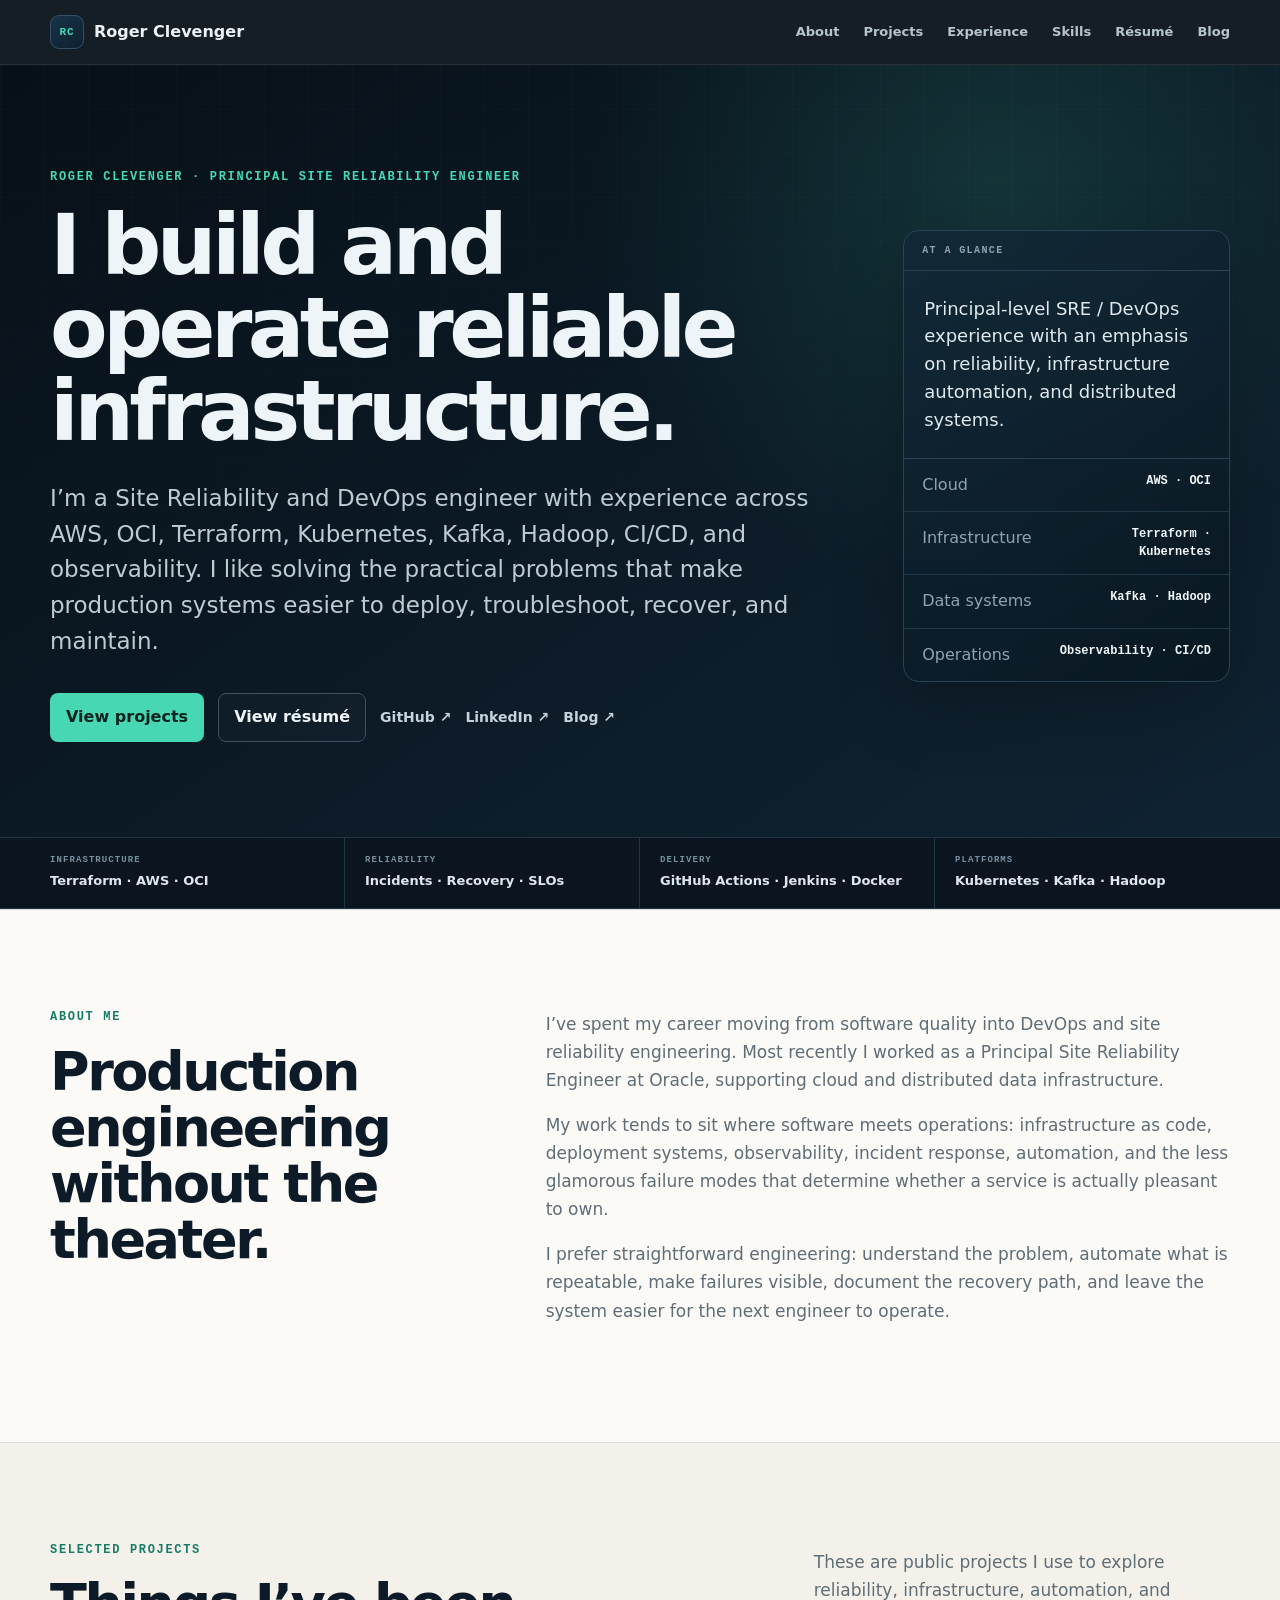
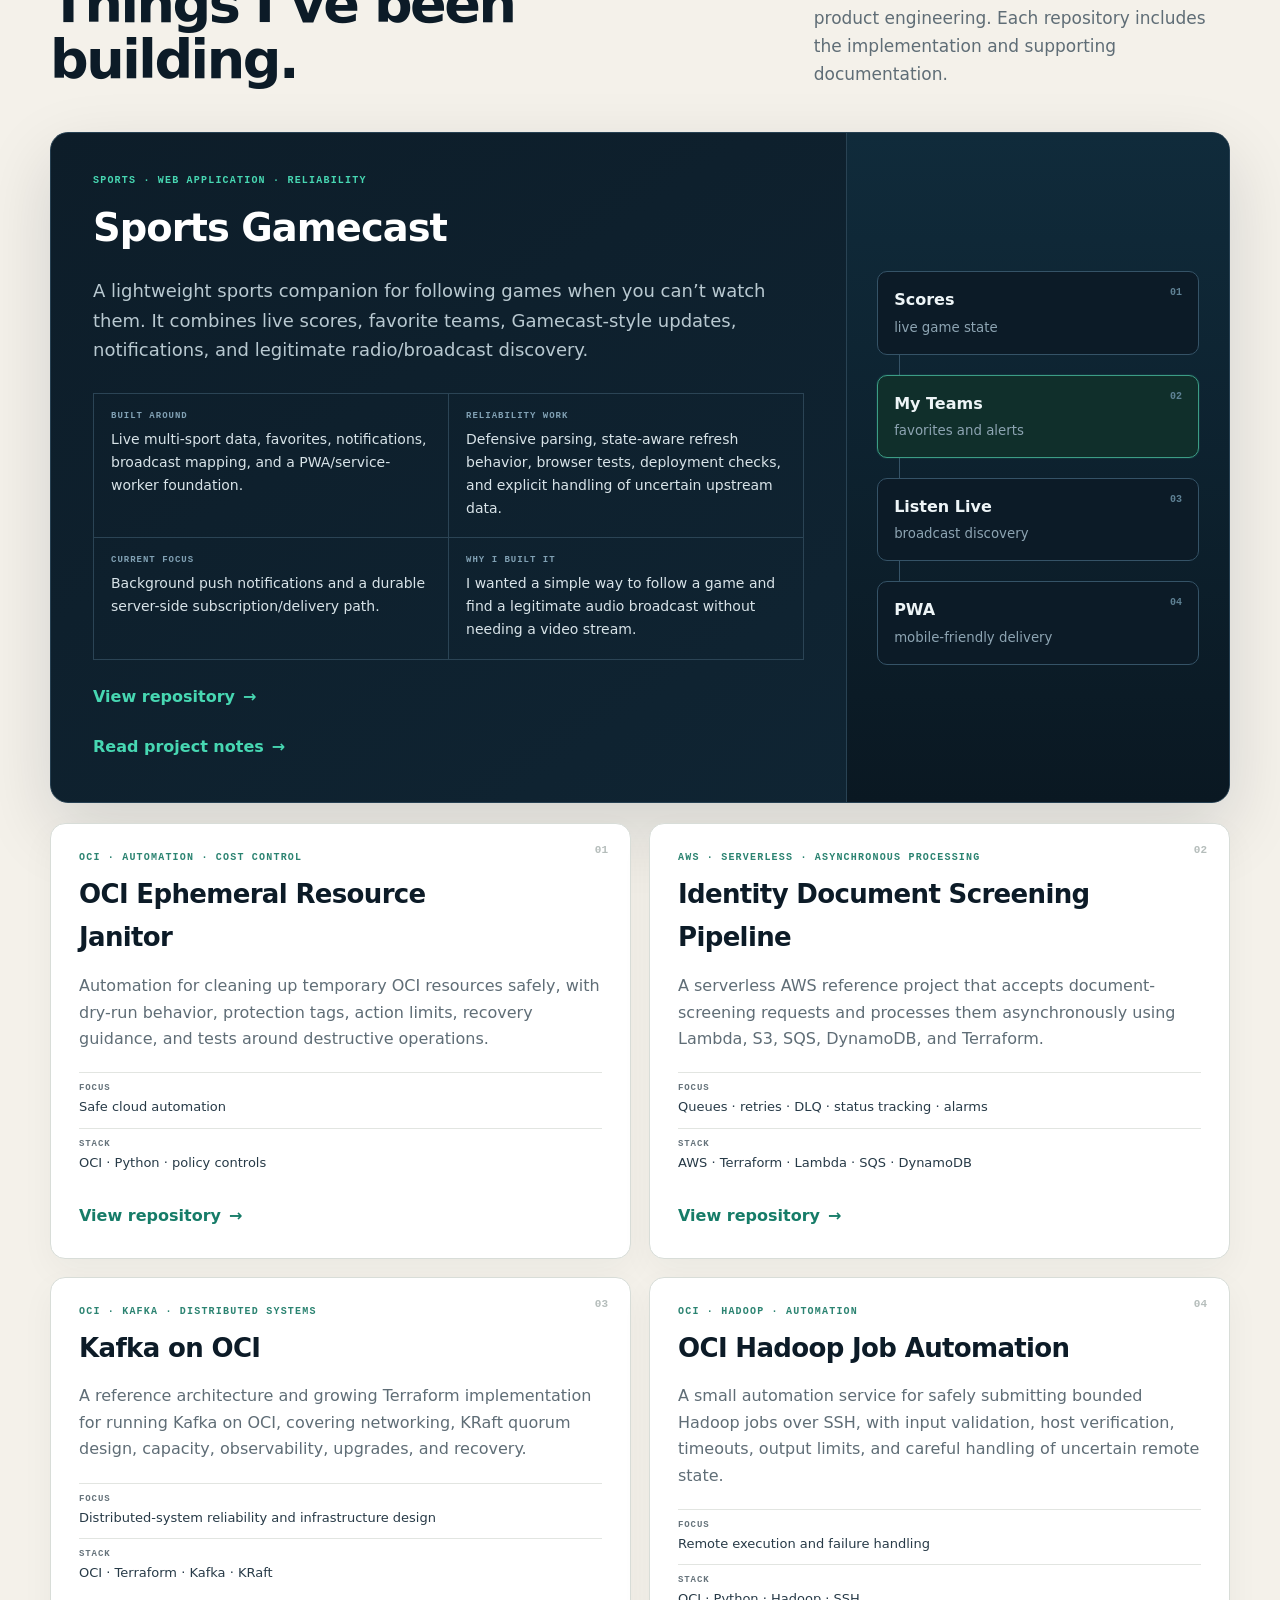
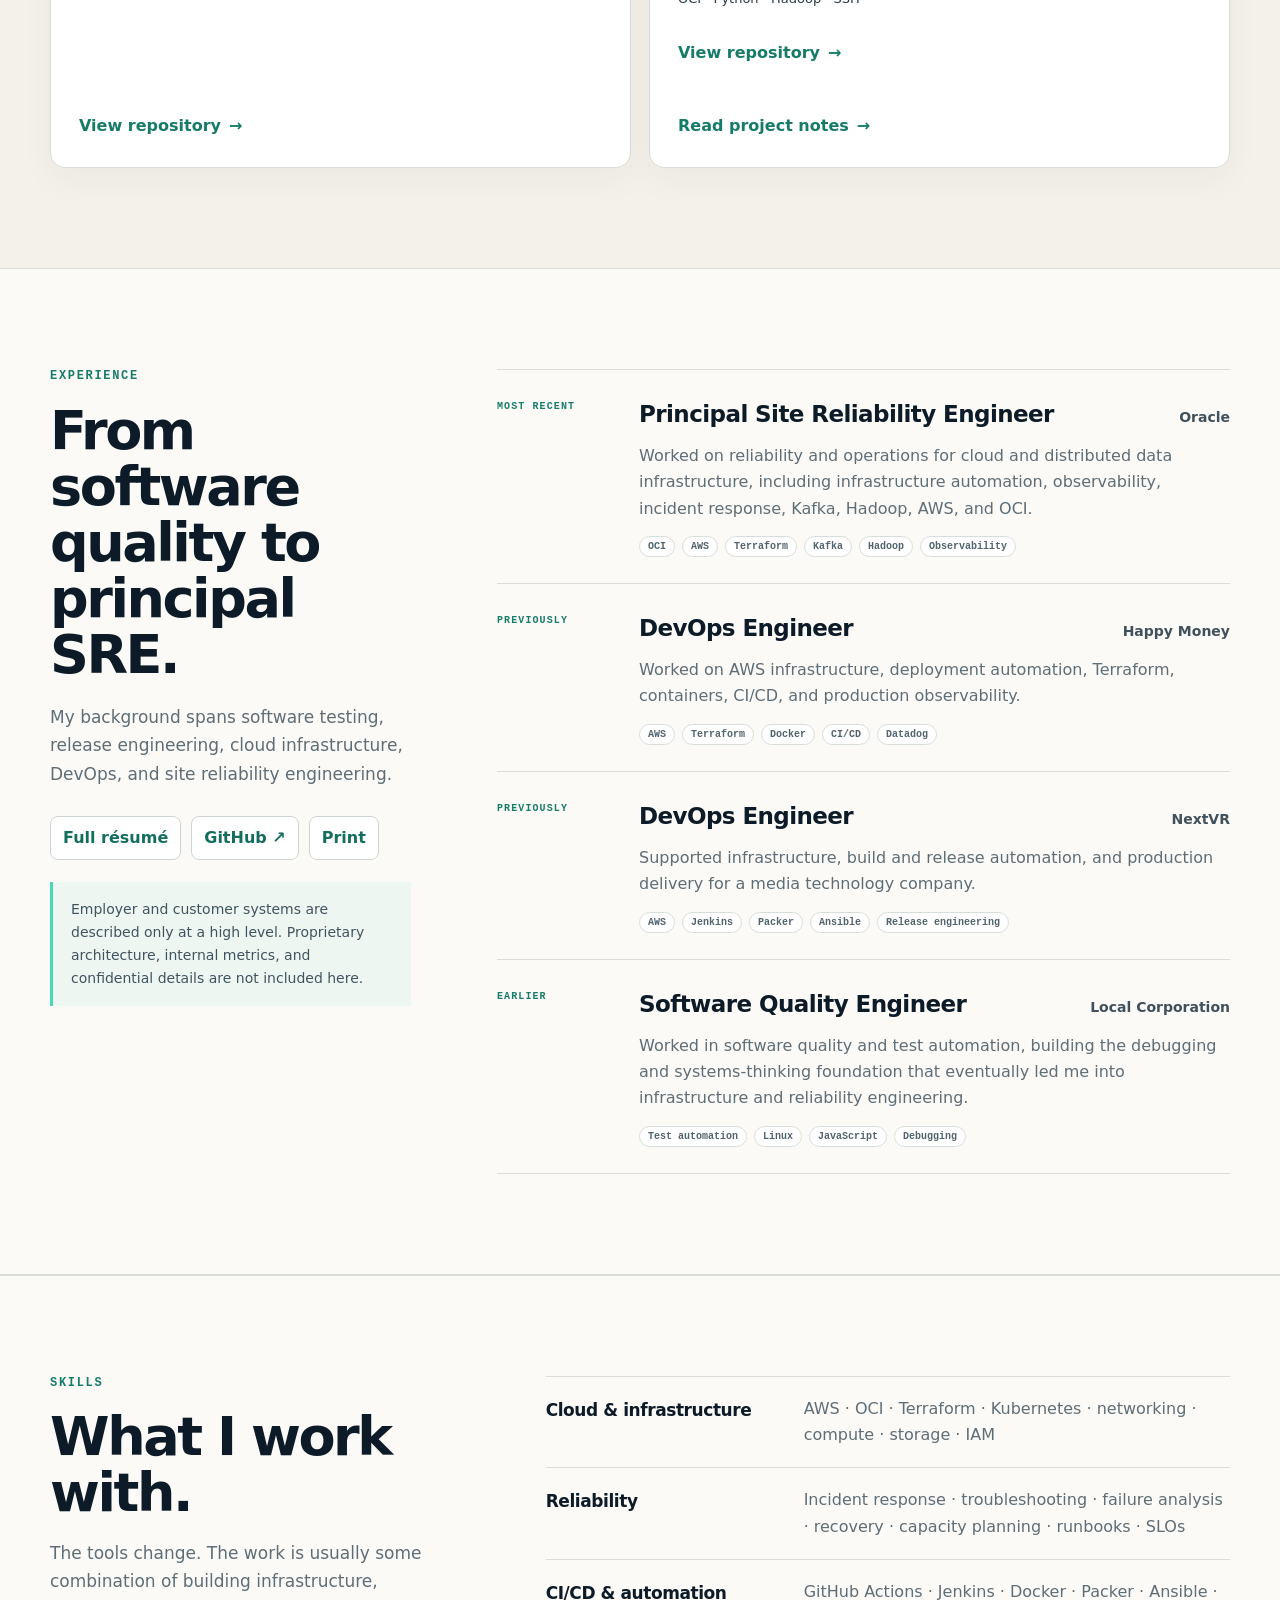
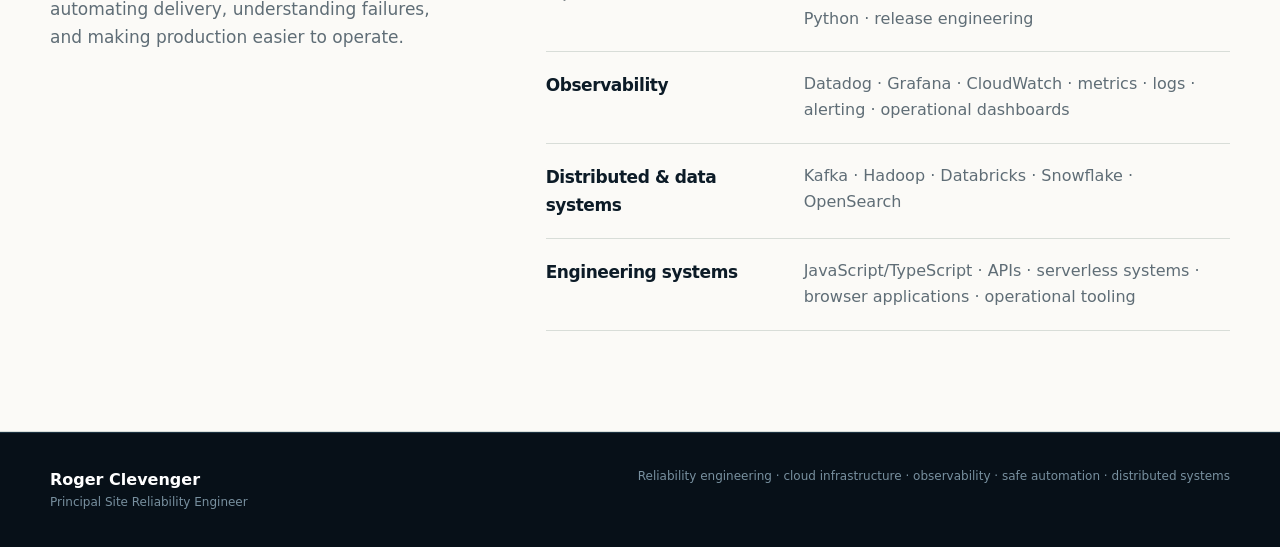
<file: index.html>
<!doctype html>
<html lang="en">
<head>
<meta charset="utf-8">
<meta name="viewport" content="width=device-width,initial-scale=1">
<title>Roger Clevenger — Principal Site Reliability Engineer</title>
<meta name="description" content="Roger Clevenger is a Principal Site Reliability Engineer specializing in cloud infrastructure, reliability, automation, observability, and distributed systems.">
<meta name="robots" content="index,follow">
<meta name="theme-color" content="#071018">
<meta property="og:title" content="Roger Clevenger — Principal Site Reliability Engineer">
<meta property="og:description" content="Principal SRE portfolio: cloud infrastructure, reliability engineering, automation, observability, and distributed systems.">
<meta property="og:type" content="website">
<meta property="og:url" content="https://rclevenger-hm.github.io/portfolio/">
<link rel="canonical" href="https://rclevenger-hm.github.io/portfolio/">
<link rel="alternate" type="application/json" href="data/profile.json" title="Machine-readable portfolio profile">
<link rel="stylesheet" href="styles.css">
<link rel="stylesheet" href="experience.css">
<script type="application/ld+json">
{
  "@context":"https://schema.org",
  "@type":"Person",
  "name":"Roger Clevenger",
  "jobTitle":"Principal Site Reliability Engineer",
  "url":"https://rclevenger-hm.github.io/portfolio/",
  "sameAs":["https://github.com/rclevenger-hm"],
  "knowsAbout":["Site Reliability Engineering","DevOps","AWS","Oracle Cloud Infrastructure","Terraform","Observability","Incident Response","CI/CD","Kafka","Hadoop","Distributed Systems","Infrastructure Automation"]
}
</script>
</head>
<body>
<a class="skip" href="#main">Skip to main content</a>
<header class="site-header">
  <div class="nav-shell">
    <a class="brand" href="#top" aria-label="Roger Clevenger home"><span class="brand-mark">RC</span><span>Roger Clevenger</span></a>
    <nav aria-label="Primary navigation">
      <a href="#about">About</a>
      <a href="#work">Projects</a>
      <a href="#experience">Experience</a>
      <a href="#capabilities">Skills</a>
      <a href="resume/">Résumé</a>
      <a href="https://rclevenger-hm.github.io/blog/">Blog</a>
    </nav>
  </div>
</header>

<main id="main">
<section id="top" class="hero">
  <div class="shell hero-grid">
    <div class="hero-copy">
      <p class="kicker">Roger Clevenger · Principal Site Reliability Engineer</p>
      <h1>I build and operate reliable infrastructure.</h1>
      <p class="hero-lede">I’m a Site Reliability and DevOps engineer with experience across AWS, OCI, Terraform, Kubernetes, Kafka, Hadoop, CI/CD, and observability. I like solving the practical problems that make production systems easier to deploy, troubleshoot, recover, and maintain.</p>
      <div class="hero-actions">
        <a class="button button-primary" href="#work">View projects</a>
        <a class="button button-ghost" href="resume/">View résumé</a>
        <a class="text-link" href="https://github.com/rclevenger-hm">GitHub <span aria-hidden="true">↗</span></a>
        <a class="text-link" href="https://www.linkedin.com/in/roger-clevenger-b872b42/">LinkedIn <span aria-hidden="true">↗</span></a>
        <a class="text-link" href="https://rclevenger-hm.github.io/blog/">Blog <span aria-hidden="true">↗</span></a>
      </div>
    </div>
    <aside class="hero-brief" aria-label="Technical summary">
      <p class="brief-label">At a glance</p>
      <p class="brief-statement">Principal-level SRE / DevOps experience with an emphasis on reliability, infrastructure automation, and distributed systems.</p>
      <dl>
        <div><dt>Cloud</dt><dd>AWS · OCI</dd></div>
        <div><dt>Infrastructure</dt><dd>Terraform · Kubernetes</dd></div>
        <div><dt>Data systems</dt><dd>Kafka · Hadoop</dd></div>
        <div><dt>Operations</dt><dd>Observability · CI/CD</dd></div>
      </dl>
    </aside>
  </div>
</section>

<div class="signal-bar" aria-label="Technical focus areas">
  <div class="shell signal-grid">
    <div><span>Infrastructure</span><strong>Terraform · AWS · OCI</strong></div>
    <div><span>Reliability</span><strong>Incidents · Recovery · SLOs</strong></div>
    <div><span>Delivery</span><strong>GitHub Actions · Jenkins · Docker</strong></div>
    <div><span>Platforms</span><strong>Kubernetes · Kafka · Hadoop</strong></div>
  </div>
</div>

<section id="about" class="section section-paper">
  <div class="shell capability-layout">
    <div>
      <p class="kicker dark">About me</p>
      <h2>Production engineering without the theater.</h2>
    </div>
    <div class="evidence-copy">
      <p>I’ve spent my career moving from software quality into DevOps and site reliability engineering. Most recently I worked as a Principal Site Reliability Engineer at Oracle, supporting cloud and distributed data infrastructure.</p>
      <p>My work tends to sit where software meets operations: infrastructure as code, deployment systems, observability, incident response, automation, and the less glamorous failure modes that determine whether a service is actually pleasant to own.</p>
      <p>I prefer straightforward engineering: understand the problem, automate what is repeatable, make failures visible, document the recovery path, and leave the system easier for the next engineer to operate.</p>
    </div>
  </div>
</section>

<section id="work" class="section section-light">
  <div class="shell">
    <header class="section-heading">
      <div>
        <p class="kicker dark">Selected projects</p>
        <h2>Things I’ve been building.</h2>
      </div>
      <p>These are public projects I use to explore reliability, infrastructure, automation, and product engineering. Each repository includes the implementation and supporting documentation.</p>
    </header>

    <article class="featured-project" aria-labelledby="gamecast-title">
      <div class="featured-copy">
        <p class="project-type">Sports · web application · reliability</p>
        <h3 id="gamecast-title">Sports Gamecast</h3>
        <p class="project-intro">A lightweight sports companion for following games when you can’t watch them. It combines live scores, favorite teams, Gamecast-style updates, notifications, and legitimate radio/broadcast discovery.</p>
        <div class="decision-grid">
          <div><span>Built around</span><p>Live multi-sport data, favorites, notifications, broadcast mapping, and a PWA/service-worker foundation.</p></div>
          <div><span>Reliability work</span><p>Defensive parsing, state-aware refresh behavior, browser tests, deployment checks, and explicit handling of uncertain upstream data.</p></div>
          <div><span>Current focus</span><p>Background push notifications and a durable server-side subscription/delivery path.</p></div>
          <div><span>Why I built it</span><p>I wanted a simple way to follow a game and find a legitimate audio broadcast without needing a video stream.</p></div>
        </div>
        <a class="project-link" href="https://github.com/rclevenger-hm/sports-gamecast">View repository <span aria-hidden="true">→</span></a><br>
        <a class="project-link" href="case-studies/sports-gamecast/">Read project notes <span aria-hidden="true">→</span></a>
      </div>
      <div class="featured-visual" aria-label="Sports Gamecast overview">
        <div class="flow-node"><span>01</span><strong>Scores</strong><small>live game state</small></div>
        <div class="flow-line" aria-hidden="true"></div>
        <div class="flow-node active"><span>02</span><strong>My Teams</strong><small>favorites and alerts</small></div>
        <div class="flow-line" aria-hidden="true"></div>
        <div class="flow-node"><span>03</span><strong>Listen Live</strong><small>broadcast discovery</small></div>
        <div class="flow-line" aria-hidden="true"></div>
        <div class="flow-node"><span>04</span><strong>PWA</strong><small>mobile-friendly delivery</small></div>
      </div>
    </article>

    <div class="project-grid">
      <article class="project-card">
        <div class="card-number">01</div>
        <p class="project-type">OCI · automation · cost control</p>
        <h3>OCI Ephemeral Resource Janitor</h3>
        <p>Automation for cleaning up temporary OCI resources safely, with dry-run behavior, protection tags, action limits, recovery guidance, and tests around destructive operations.</p>
        <dl class="evidence-list">
          <div><dt>Focus</dt><dd>Safe cloud automation</dd></div>
          <div><dt>Stack</dt><dd>OCI · Python · policy controls</dd></div>
        </dl>
        <a class="project-link" href="https://github.com/rclevenger-hm/oci-ephemeral-resource-janitor">View repository <span aria-hidden="true">→</span></a>
      </article>

      <article class="project-card">
        <div class="card-number">02</div>
        <p class="project-type">AWS · serverless · asynchronous processing</p>
        <h3>Identity Document Screening Pipeline</h3>
        <p>A serverless AWS reference project that accepts document-screening requests and processes them asynchronously using Lambda, S3, SQS, DynamoDB, and Terraform.</p>
        <dl class="evidence-list">
          <div><dt>Focus</dt><dd>Queues · retries · DLQ · status tracking · alarms</dd></div>
          <div><dt>Stack</dt><dd>AWS · Terraform · Lambda · SQS · DynamoDB</dd></div>
        </dl>
        <a class="project-link" href="https://github.com/rclevenger-hm/driver_license_authenticity_lambda">View repository <span aria-hidden="true">→</span></a>
      </article>

      <article class="project-card">
        <div class="card-number">03</div>
        <p class="project-type">OCI · Kafka · distributed systems</p>
        <h3>Kafka on OCI</h3>
        <p>A reference architecture and growing Terraform implementation for running Kafka on OCI, covering networking, KRaft quorum design, capacity, observability, upgrades, and recovery.</p>
        <dl class="evidence-list">
          <div><dt>Focus</dt><dd>Distributed-system reliability and infrastructure design</dd></div>
          <div><dt>Stack</dt><dd>OCI · Terraform · Kafka · KRaft</dd></div>
        </dl>
        <a class="project-link" href="https://github.com/rclevenger-hm/kafka-oci-deployment">View repository <span aria-hidden="true">→</span></a>
      </article>

      <article class="project-card">
        <div class="card-number">04</div>
        <p class="project-type">OCI · Hadoop · automation</p>
        <h3>OCI Hadoop Job Automation</h3>
        <p>A small automation service for safely submitting bounded Hadoop jobs over SSH, with input validation, host verification, timeouts, output limits, and careful handling of uncertain remote state.</p>
        <dl class="evidence-list">
          <div><dt>Focus</dt><dd>Remote execution and failure handling</dd></div>
          <div><dt>Stack</dt><dd>OCI · Python · Hadoop · SSH</dd></div>
        </dl>
        <a class="project-link" href="https://github.com/rclevenger-hm/oci-hadoop-job-automation">View repository <span aria-hidden="true">→</span></a><br>
        <a class="project-link" href="case-studies/oci-hadoop-job-automation/">Read project notes <span aria-hidden="true">→</span></a>
      </article>
    </div>
  </div>
</section>

<section id="experience" class="section career-section">
  <div class="shell career-layout">
    <div class="career-intro">
      <p class="kicker dark">Experience</p>
      <h2>From software quality to principal SRE.</h2>
      <p class="section-copy">My background spans software testing, release engineering, cloud infrastructure, DevOps, and site reliability engineering.</p>
      <div class="career-links">
        <a href="resume/">Full résumé</a>
        <a href="https://github.com/rclevenger-hm">GitHub ↗</a>
        <a href="#" onclick="window.print();return false">Print</a>
      </div>
      <p class="resume-note">Employer and customer systems are described only at a high level. Proprietary architecture, internal metrics, and confidential details are not included here.</p>
    </div>
    <ol class="career-timeline" aria-label="Career history">
      <li class="career-item">
        <div class="career-era">Most recent</div>
        <div>
          <div class="career-role"><h3>Principal Site Reliability Engineer</h3><strong>Oracle</strong></div>
          <p>Worked on reliability and operations for cloud and distributed data infrastructure, including infrastructure automation, observability, incident response, Kafka, Hadoop, AWS, and OCI.</p>
          <div class="career-signals"><span>OCI</span><span>AWS</span><span>Terraform</span><span>Kafka</span><span>Hadoop</span><span>Observability</span></div>
        </div>
      </li>
      <li class="career-item">
        <div class="career-era">Previously</div>
        <div>
          <div class="career-role"><h3>DevOps Engineer</h3><strong>Happy Money</strong></div>
          <p>Worked on AWS infrastructure, deployment automation, Terraform, containers, CI/CD, and production observability.</p>
          <div class="career-signals"><span>AWS</span><span>Terraform</span><span>Docker</span><span>CI/CD</span><span>Datadog</span></div>
        </div>
      </li>
      <li class="career-item">
        <div class="career-era">Previously</div>
        <div>
          <div class="career-role"><h3>DevOps Engineer</h3><strong>NextVR</strong></div>
          <p>Supported infrastructure, build and release automation, and production delivery for a media technology company.</p>
          <div class="career-signals"><span>AWS</span><span>Jenkins</span><span>Packer</span><span>Ansible</span><span>Release engineering</span></div>
        </div>
      </li>
      <li class="career-item">
        <div class="career-era">Earlier</div>
        <div>
          <div class="career-role"><h3>Software Quality Engineer</h3><strong>Local Corporation</strong></div>
          <p>Worked in software quality and test automation, building the debugging and systems-thinking foundation that eventually led me into infrastructure and reliability engineering.</p>
          <div class="career-signals"><span>Test automation</span><span>Linux</span><span>JavaScript</span><span>Debugging</span></div>
        </div>
      </li>
    </ol>
  </div>
</section>

<section id="capabilities" class="section section-paper">
  <div class="shell capability-layout">
    <div>
      <p class="kicker dark">Skills</p>
      <h2>What I work with.</h2>
      <p class="section-copy">The tools change. The work is usually some combination of building infrastructure, automating delivery, understanding failures, and making production easier to operate.</p>
    </div>
    <div class="capability-list">
      <article><h3>Cloud & infrastructure</h3><p>AWS · OCI · Terraform · Kubernetes · networking · compute · storage · IAM</p></article>
      <article><h3>Reliability</h3><p>Incident response · troubleshooting · failure analysis · recovery · capacity planning · runbooks · SLOs</p></article>
      <article><h3>CI/CD & automation</h3><p>GitHub Actions · Jenkins · Docker · Packer · Ansible · Python · release engineering</p></article>
      <article><h3>Observability</h3><p>Datadog · Grafana · CloudWatch · metrics · logs · alerting · operational dashboards</p></article>
      <article><h3>Distributed & data systems</h3><p>Kafka · Hadoop · Databricks · Snowflake · OpenSearch</p></article>
      <article><h3>Engineering systems</h3><p>JavaScript/TypeScript · APIs · serverless systems · browser applications · operational tooling</p></article>
    </div>
  </div>
</section>

</main>

<footer class="site-footer">
  <div class="shell footer-grid">
    <div><strong>Roger Clevenger</strong><span>Principal Site Reliability Engineer</span></div>
    <p>Reliability engineering · cloud infrastructure · observability · safe automation · distributed systems</p>
  </div>
</footer>
</body>
</html>
</file>
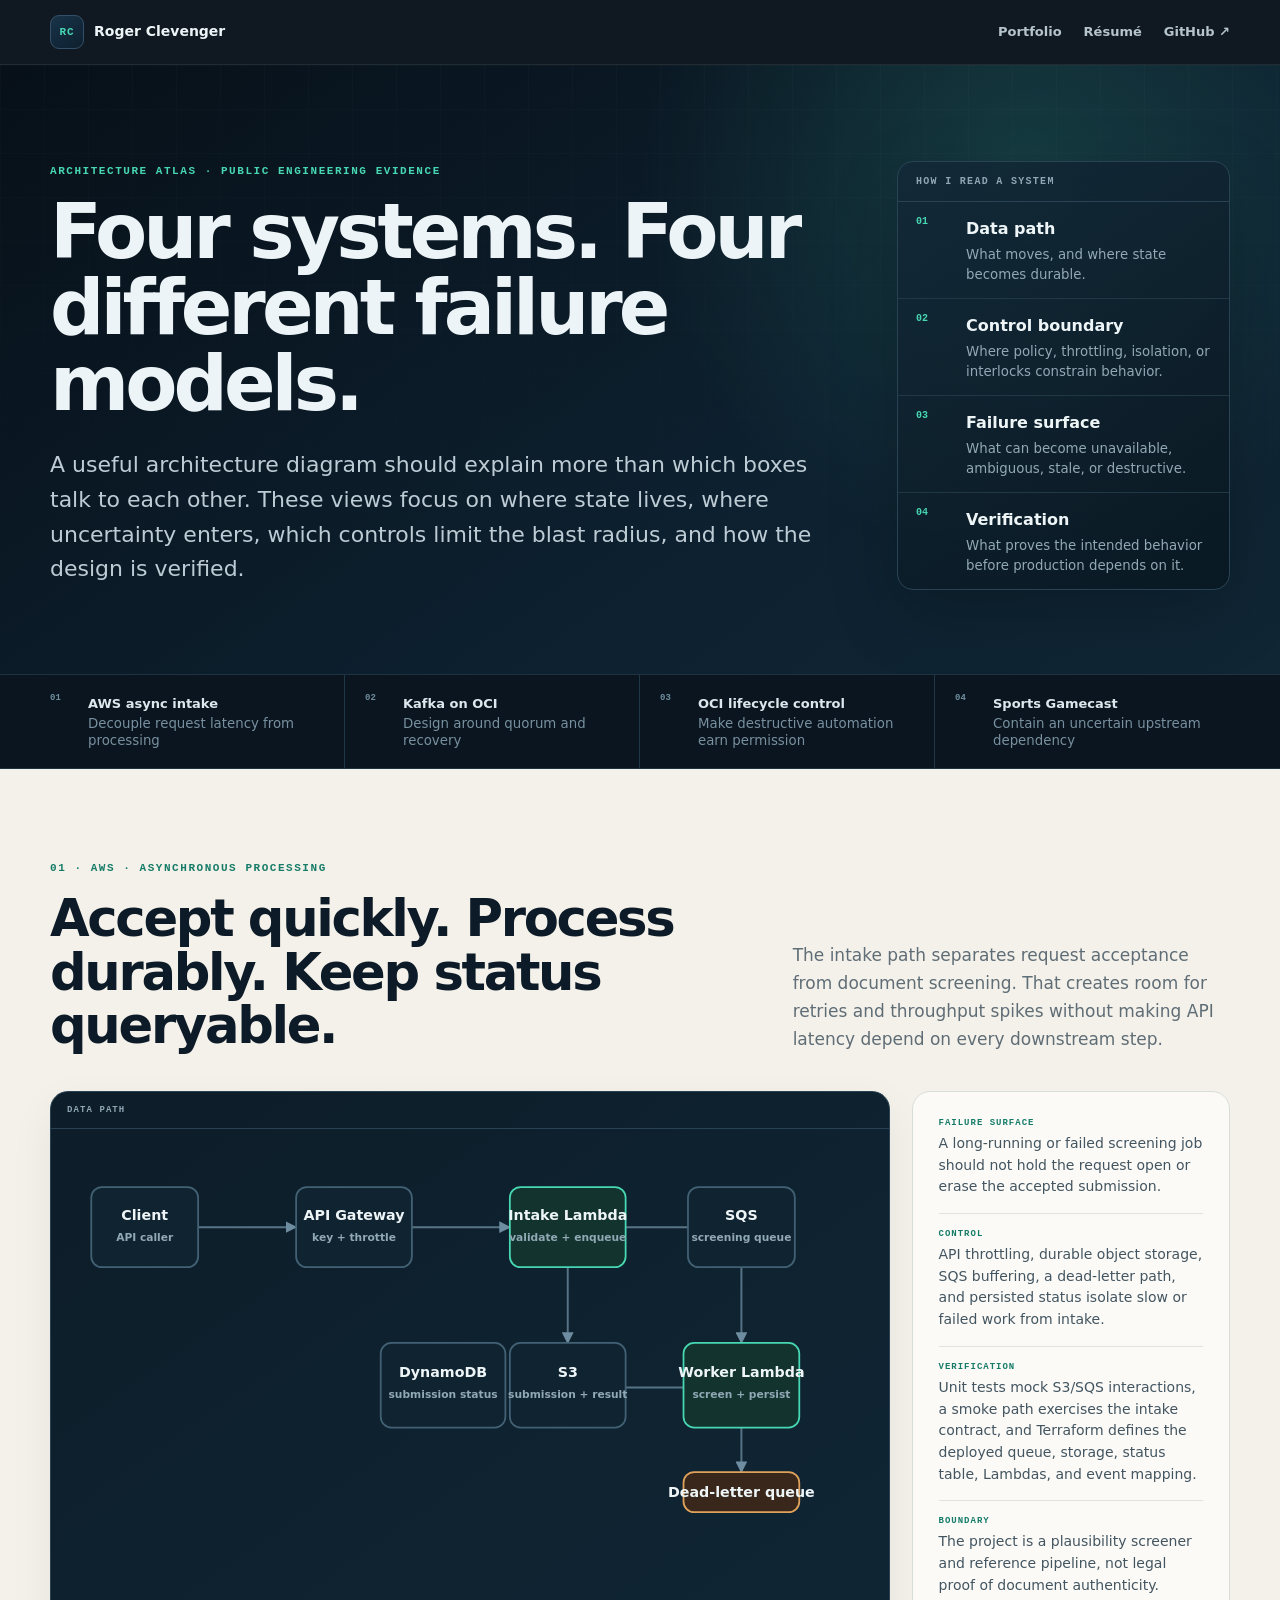
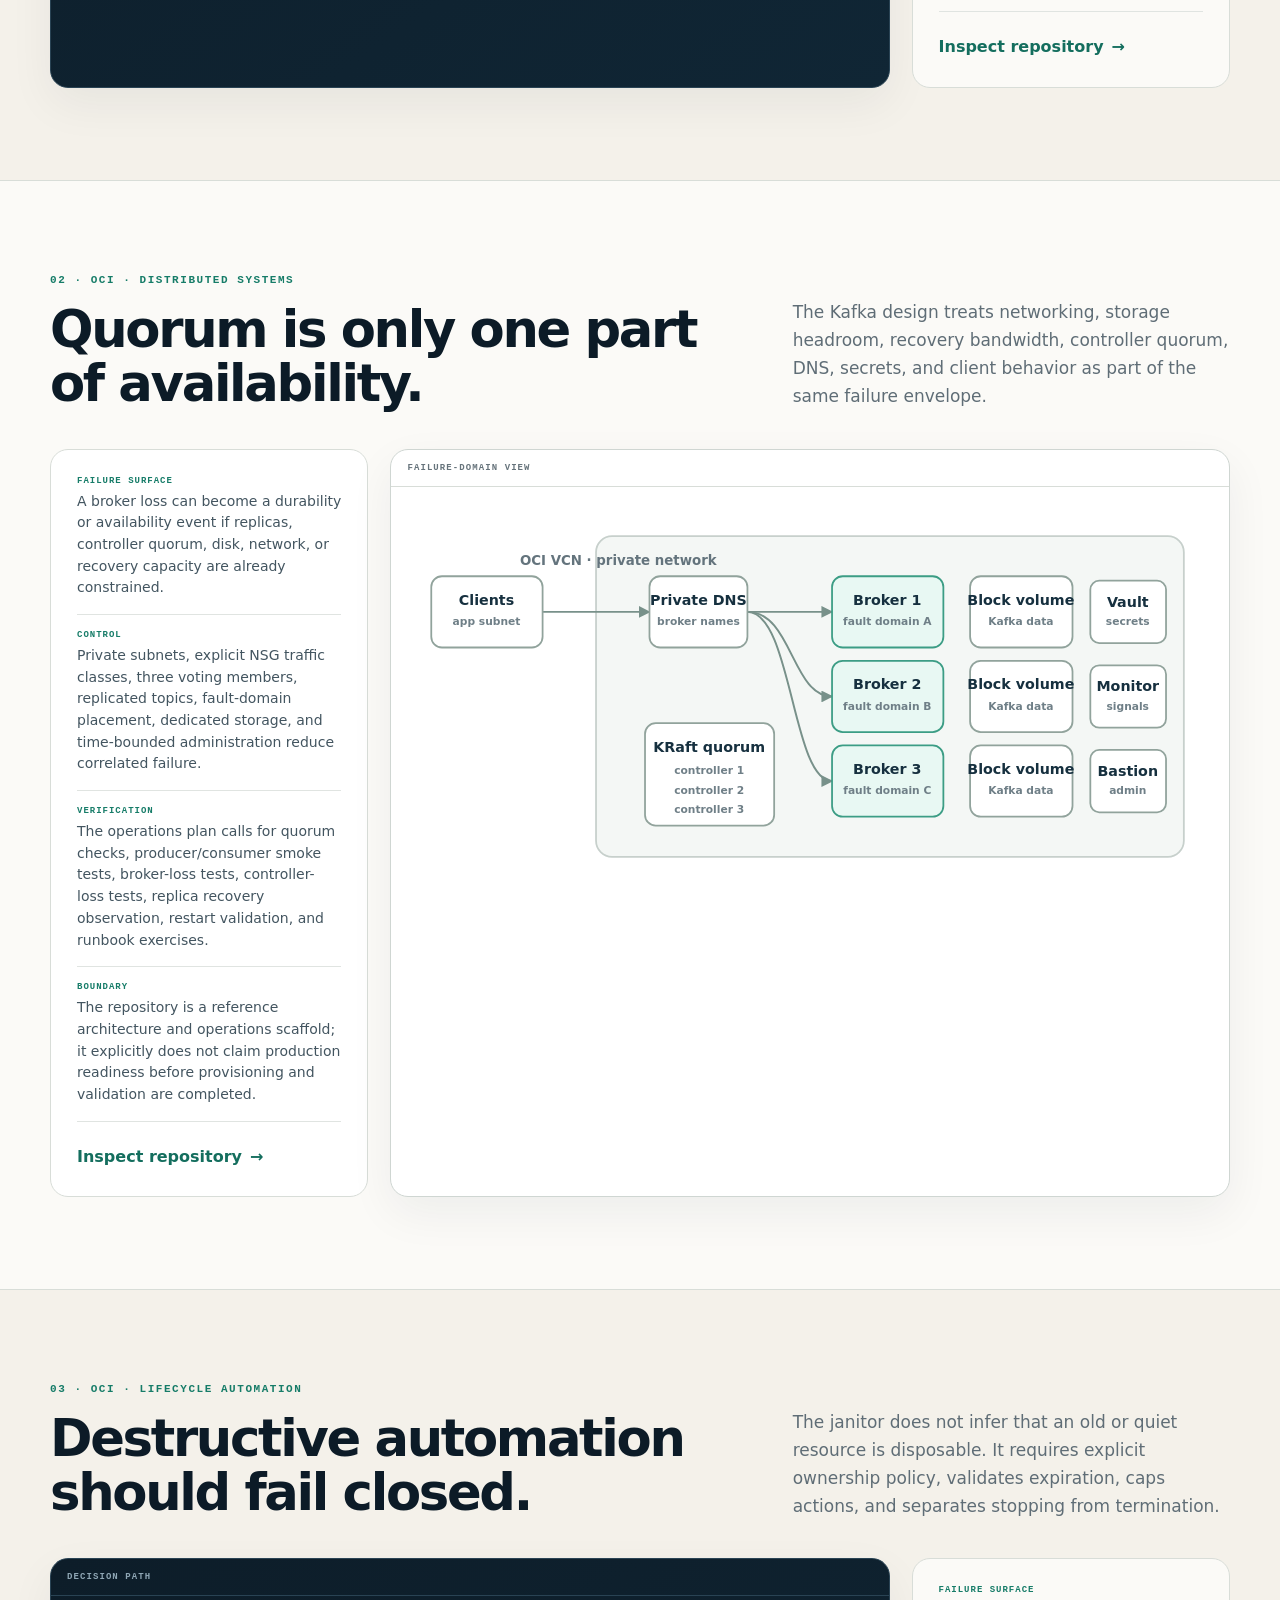
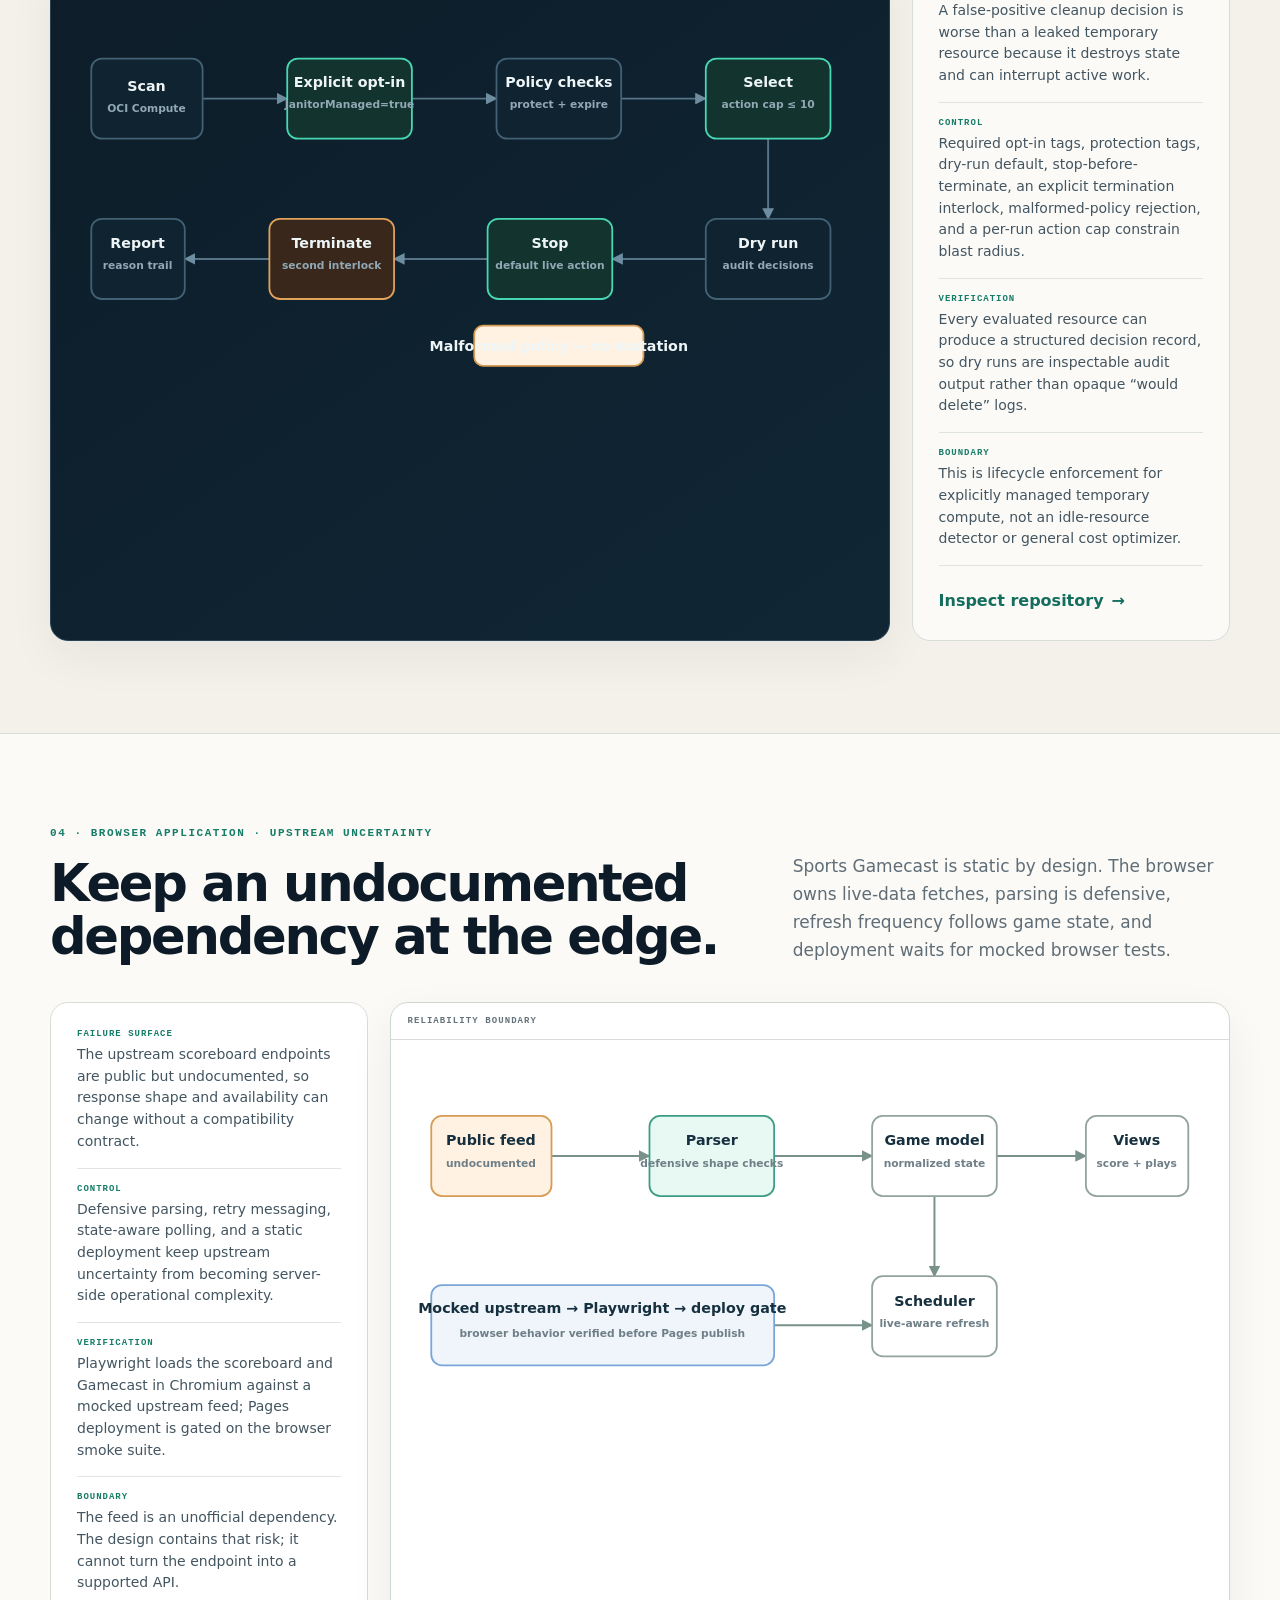
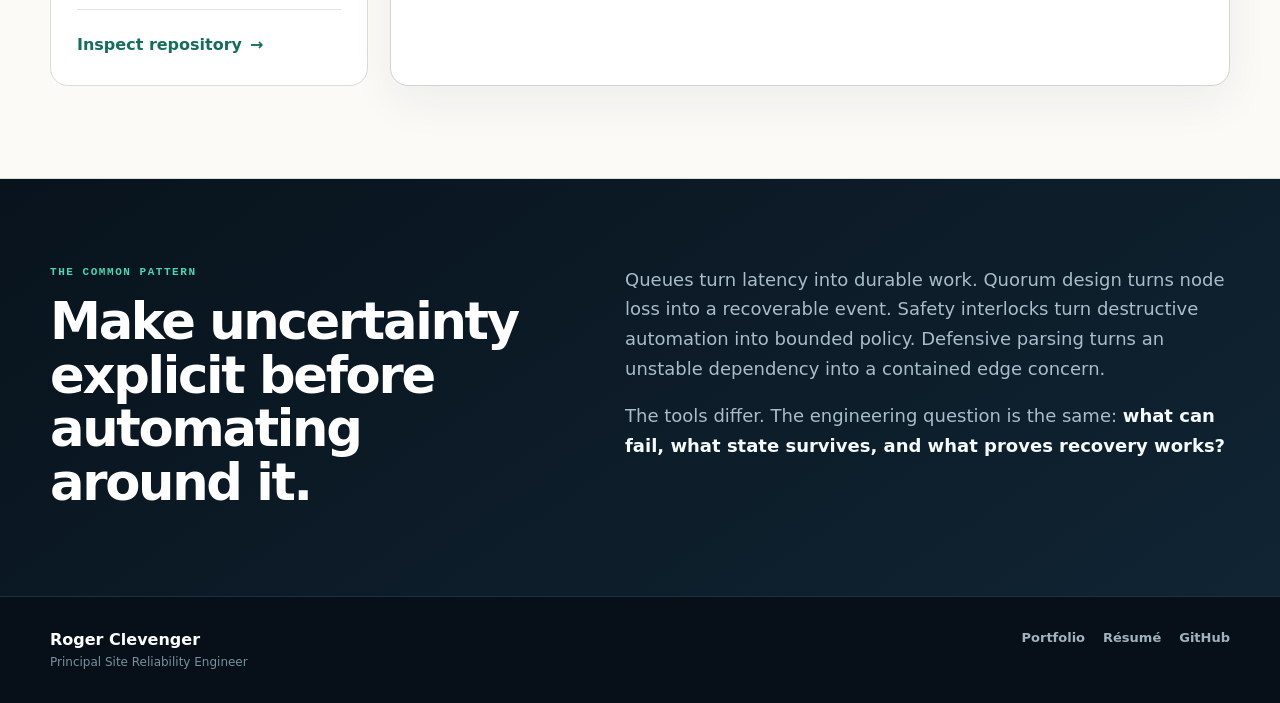
<file: architecture/index.html>
<!doctype html>
<html lang="en">
<head>
<meta charset="utf-8">
<meta name="viewport" content="width=device-width,initial-scale=1">
<title>Architecture Atlas — Roger Clevenger</title>
<meta name="description" content="Four public systems explained through data flow, control boundaries, failure surfaces, and verification: AWS async intake, Kafka on OCI, OCI lifecycle automation, and Sports Gamecast.">
<meta name="robots" content="index,follow">
<meta name="theme-color" content="#071018">
<meta property="og:title" content="Architecture Atlas — Roger Clevenger">
<meta property="og:description" content="Principal SRE architecture notes grounded in inspectable public repositories.">
<meta property="og:type" content="website">
<meta property="og:url" content="https://rclevenger-hm.github.io/portfolio/architecture/">
<link rel="canonical" href="https://rclevenger-hm.github.io/portfolio/architecture/">
<link rel="stylesheet" href="../styles.css">
<link rel="stylesheet" href="architecture.css">
<script type="application/ld+json">
{
  "@context":"https://schema.org",
  "@type":"CollectionPage",
  "name":"Architecture Atlas",
  "url":"https://rclevenger-hm.github.io/portfolio/architecture/",
  "author":{"@type":"Person","name":"Roger Clevenger","url":"https://rclevenger-hm.github.io/portfolio/"},
  "about":["Site Reliability Engineering","AWS","Oracle Cloud Infrastructure","Kafka","Infrastructure Automation","Reliability Engineering"]
}
</script>
</head>
<body>
<a class="skip" href="#main">Skip to main content</a>
<header class="atlas-header">
  <div class="atlas-shell atlas-nav">
    <a class="atlas-brand" href="../" aria-label="Roger Clevenger portfolio home"><span>RC</span><strong>Roger Clevenger</strong></a>
    <nav aria-label="Architecture page navigation">
      <a href="../">Portfolio</a>
      <a href="../resume/">Résumé</a>
      <a href="https://github.com/rclevenger-hm">GitHub <span aria-hidden="true">↗</span></a>
    </nav>
  </div>
</header>

<main id="main">
<section class="atlas-hero">
  <div class="atlas-shell hero-layout">
    <div>
      <p class="atlas-kicker">Architecture atlas · public engineering evidence</p>
      <h1>Four systems. Four different failure models.</h1>
      <p class="atlas-lede">A useful architecture diagram should explain more than which boxes talk to each other. These views focus on where state lives, where uncertainty enters, which controls limit the blast radius, and how the design is verified.</p>
    </div>
    <aside class="reading-key" aria-label="How to read the diagrams">
      <p class="reading-title">How I read a system</p>
      <ol>
        <li><span>01</span><div><strong>Data path</strong><small>What moves, and where state becomes durable.</small></div></li>
        <li><span>02</span><div><strong>Control boundary</strong><small>Where policy, throttling, isolation, or interlocks constrain behavior.</small></div></li>
        <li><span>03</span><div><strong>Failure surface</strong><small>What can become unavailable, ambiguous, stale, or destructive.</small></div></li>
        <li><span>04</span><div><strong>Verification</strong><small>What proves the intended behavior before production depends on it.</small></div></li>
      </ol>
    </aside>
  </div>
</section>

<section class="atlas-index" aria-label="Architecture index">
  <div class="atlas-shell index-grid">
    <a href="#aws-intake"><span>01</span><strong>AWS async intake</strong><small>Decouple request latency from processing</small></a>
    <a href="#kafka-oci"><span>02</span><strong>Kafka on OCI</strong><small>Design around quorum and recovery</small></a>
    <a href="#oci-janitor"><span>03</span><strong>OCI lifecycle control</strong><small>Make destructive automation earn permission</small></a>
    <a href="#gamecast"><span>04</span><strong>Sports Gamecast</strong><small>Contain an uncertain upstream dependency</small></a>
  </div>
</section>

<section id="aws-intake" class="system-section">
  <div class="atlas-shell system-heading">
    <div>
      <p class="atlas-kicker dark">01 · AWS · asynchronous processing</p>
      <h2>Accept quickly. Process durably. Keep status queryable.</h2>
    </div>
    <p>The intake path separates request acceptance from document screening. That creates room for retries and throughput spikes without making API latency depend on every downstream step.</p>
  </div>
  <div class="atlas-shell system-grid">
    <div class="diagram-card diagram-dark">
      <div class="diagram-label">Data path</div>
      <svg class="arch-diagram" viewBox="0 0 900 420" role="img" aria-labelledby="aws-title aws-desc">
        <title id="aws-title">AWS asynchronous intake architecture</title>
        <desc id="aws-desc">Client requests enter API Gateway and an intake Lambda. Submission data is stored in S3 and work is queued in SQS. A worker Lambda consumes jobs, writes results to S3, and updates status in DynamoDB. Failed queue processing can move to a dead-letter queue.</desc>
        <defs><marker id="arrow-a" viewBox="0 0 10 10" refX="9" refY="5" markerWidth="6" markerHeight="6" orient="auto-start-reverse"><path d="M 0 0 L 10 5 L 0 10 z" class="arrow-fill"/></marker></defs>
        <g class="edge" marker-end="url(#arrow-a)"><path d="M145 90 H255"/><path d="M385 90 H495"/><path d="M625 90 H755"/><path d="M560 135 V220"/><path d="M755 135 V220"/><path d="M690 270 H590"/><path d="M755 315 V365"/></g>
        <g class="node"><rect x="25" y="45" width="120" height="90" rx="12"/><text x="85" y="82">Client</text><text class="minor" x="85" y="105">API caller</text></g>
        <g class="node"><rect x="255" y="45" width="130" height="90" rx="12"/><text x="320" y="82">API Gateway</text><text class="minor" x="320" y="105">key + throttle</text></g>
        <g class="node node-accent"><rect x="495" y="45" width="130" height="90" rx="12"/><text x="560" y="82">Intake Lambda</text><text class="minor" x="560" y="105">validate + enqueue</text></g>
        <g class="node"><rect x="695" y="45" width="120" height="90" rx="12"/><text x="755" y="82">SQS</text><text class="minor" x="755" y="105">screening queue</text></g>
        <g class="node"><rect x="495" y="220" width="130" height="95" rx="12"/><text x="560" y="258">S3</text><text class="minor" x="560" y="282">submission + result</text></g>
        <g class="node node-accent"><rect x="690" y="220" width="130" height="95" rx="12"/><text x="755" y="258">Worker Lambda</text><text class="minor" x="755" y="282">screen + persist</text></g>
        <g class="node"><rect x="430" y="220" width="0" height="0"/></g>
        <g class="node"><rect x="350" y="220" width="140" height="95" rx="12"/><text x="420" y="258">DynamoDB</text><text class="minor" x="420" y="282">submission status</text></g>
        <g class="node node-warning"><rect x="690" y="365" width="130" height="45" rx="12"/><text x="755" y="393">Dead-letter queue</text></g>
      </svg>
    </div>
    <aside class="system-notes">
      <dl>
        <div><dt>Failure surface</dt><dd>A long-running or failed screening job should not hold the request open or erase the accepted submission.</dd></div>
        <div><dt>Control</dt><dd>API throttling, durable object storage, SQS buffering, a dead-letter path, and persisted status isolate slow or failed work from intake.</dd></div>
        <div><dt>Verification</dt><dd>Unit tests mock S3/SQS interactions, a smoke path exercises the intake contract, and Terraform defines the deployed queue, storage, status table, Lambdas, and event mapping.</dd></div>
        <div><dt>Boundary</dt><dd>The project is a plausibility screener and reference pipeline, not legal proof of document authenticity.</dd></div>
      </dl>
      <a class="evidence-link" href="https://github.com/rclevenger-hm/driver_license_authenticity_lambda">Inspect repository <span aria-hidden="true">→</span></a>
    </aside>
  </div>
</section>

<section id="kafka-oci" class="system-section alt">
  <div class="atlas-shell system-heading">
    <div>
      <p class="atlas-kicker dark">02 · OCI · distributed systems</p>
      <h2>Quorum is only one part of availability.</h2>
    </div>
    <p>The Kafka design treats networking, storage headroom, recovery bandwidth, controller quorum, DNS, secrets, and client behavior as part of the same failure envelope.</p>
  </div>
  <div class="atlas-shell system-grid reverse">
    <aside class="system-notes">
      <dl>
        <div><dt>Failure surface</dt><dd>A broker loss can become a durability or availability event if replicas, controller quorum, disk, network, or recovery capacity are already constrained.</dd></div>
        <div><dt>Control</dt><dd>Private subnets, explicit NSG traffic classes, three voting members, replicated topics, fault-domain placement, dedicated storage, and time-bounded administration reduce correlated failure.</dd></div>
        <div><dt>Verification</dt><dd>The operations plan calls for quorum checks, producer/consumer smoke tests, broker-loss tests, controller-loss tests, replica recovery observation, restart validation, and runbook exercises.</dd></div>
        <div><dt>Boundary</dt><dd>The repository is a reference architecture and operations scaffold; it explicitly does not claim production readiness before provisioning and validation are completed.</dd></div>
      </dl>
      <a class="evidence-link" href="https://github.com/rclevenger-hm/kafka-oci-deployment">Inspect repository <span aria-hidden="true">→</span></a>
    </aside>
    <div class="diagram-card">
      <div class="diagram-label">Failure-domain view</div>
      <svg class="arch-diagram" viewBox="0 0 900 430" role="img" aria-labelledby="kafka-title kafka-desc">
        <title id="kafka-title">Kafka on OCI reference topology</title>
        <desc id="kafka-desc">Application clients resolve private DNS and connect to brokers in a private Kafka subnet. Three brokers use block volumes and three KRaft controllers form quorum. Monitoring receives broker and controller signals, Vault supplies secret material, and Bastion provides controlled administration.</desc>
        <defs><marker id="arrow-k" viewBox="0 0 10 10" refX="9" refY="5" markerWidth="6" markerHeight="6" orient="auto-start-reverse"><path d="M 0 0 L 10 5 L 0 10 z" class="arrow-fill"/></marker></defs>
        <rect class="zone" x="210" y="35" width="660" height="360" rx="18"/><text class="zone-label" x="235" y="67">OCI VCN · private network</text>
        <g class="edge" marker-end="url(#arrow-k)"><path d="M150 120 H270"/><path d="M380 120 H475"/><path d="M380 120 C430 120 430 215 475 215"/><path d="M380 120 C430 120 430 310 475 310"/></g>
        <g class="node"><rect x="25" y="80" width="125" height="80" rx="12"/><text x="87" y="112">Clients</text><text class="minor" x="87" y="135">app subnet</text></g>
        <g class="node"><rect x="270" y="80" width="110" height="80" rx="12"/><text x="325" y="112">Private DNS</text><text class="minor" x="325" y="135">broker names</text></g>
        <g class="node node-accent"><rect x="475" y="80" width="125" height="80" rx="12"/><text x="537" y="112">Broker 1</text><text class="minor" x="537" y="135">fault domain A</text></g>
        <g class="node node-accent"><rect x="475" y="175" width="125" height="80" rx="12"/><text x="537" y="207">Broker 2</text><text class="minor" x="537" y="230">fault domain B</text></g>
        <g class="node node-accent"><rect x="475" y="270" width="125" height="80" rx="12"/><text x="537" y="302">Broker 3</text><text class="minor" x="537" y="325">fault domain C</text></g>
        <g class="node"><rect x="630" y="80" width="115" height="80" rx="12"/><text x="687" y="112">Block volume</text><text class="minor" x="687" y="135">Kafka data</text></g>
        <g class="node"><rect x="630" y="175" width="115" height="80" rx="12"/><text x="687" y="207">Block volume</text><text class="minor" x="687" y="230">Kafka data</text></g>
        <g class="node"><rect x="630" y="270" width="115" height="80" rx="12"/><text x="687" y="302">Block volume</text><text class="minor" x="687" y="325">Kafka data</text></g>
        <g class="quorum"><rect x="265" y="245" width="145" height="115" rx="12"/><text x="337" y="277">KRaft quorum</text><text class="minor" x="337" y="302">controller 1</text><text class="minor" x="337" y="324">controller 2</text><text class="minor" x="337" y="346">controller 3</text></g>
        <g class="support"><rect x="765" y="85" width="85" height="70" rx="10"/><text x="807" y="114">Vault</text><text class="minor" x="807" y="135">secrets</text></g>
        <g class="support"><rect x="765" y="180" width="85" height="70" rx="10"/><text x="807" y="209">Monitor</text><text class="minor" x="807" y="230">signals</text></g>
        <g class="support"><rect x="765" y="275" width="85" height="70" rx="10"/><text x="807" y="304">Bastion</text><text class="minor" x="807" y="325">admin</text></g>
      </svg>
    </div>
  </div>
</section>

<section id="oci-janitor" class="system-section">
  <div class="atlas-shell system-heading">
    <div>
      <p class="atlas-kicker dark">03 · OCI · lifecycle automation</p>
      <h2>Destructive automation should fail closed.</h2>
    </div>
    <p>The janitor does not infer that an old or quiet resource is disposable. It requires explicit ownership policy, validates expiration, caps actions, and separates stopping from termination.</p>
  </div>
  <div class="atlas-shell system-grid">
    <div class="diagram-card diagram-dark">
      <div class="diagram-label">Decision path</div>
      <svg class="arch-diagram" viewBox="0 0 900 420" role="img" aria-labelledby="janitor-title janitor-desc">
        <title id="janitor-title">OCI ephemeral resource janitor decision flow</title>
        <desc id="janitor-desc">The automation scans OCI Compute instances, requires an explicit management tag, checks protection and expiration policy, fails closed on malformed policy, limits actions per run, defaults to dry-run and stop, and only allows later termination with an additional interlock.</desc>
        <defs><marker id="arrow-j" viewBox="0 0 10 10" refX="9" refY="5" markerWidth="6" markerHeight="6" orient="auto-start-reverse"><path d="M 0 0 L 10 5 L 0 10 z" class="arrow-fill"/></marker></defs>
        <g class="edge" marker-end="url(#arrow-j)"><path d="M150 95 H245"/><path d="M385 95 H480"/><path d="M620 95 H715"/><path d="M785 140 V230"/><path d="M715 275 H610"/><path d="M470 275 H365"/><path d="M225 275 H130"/></g>
        <g class="node"><rect x="25" y="50" width="125" height="90" rx="12"/><text x="87" y="86">Scan</text><text class="minor" x="87" y="110">OCI Compute</text></g>
        <g class="node node-accent"><rect x="245" y="50" width="140" height="90" rx="12"/><text x="315" y="82">Explicit opt-in</text><text class="minor" x="315" y="106">JanitorManaged=true</text></g>
        <g class="node"><rect x="480" y="50" width="140" height="90" rx="12"/><text x="550" y="82">Policy checks</text><text class="minor" x="550" y="106">protect + expire</text></g>
        <g class="node node-accent"><rect x="715" y="50" width="140" height="90" rx="12"/><text x="785" y="82">Select</text><text class="minor" x="785" y="106">action cap ≤ 10</text></g>
        <g class="node"><rect x="715" y="230" width="140" height="90" rx="12"/><text x="785" y="263">Dry run</text><text class="minor" x="785" y="286">audit decisions</text></g>
        <g class="node node-accent"><rect x="470" y="230" width="140" height="90" rx="12"/><text x="540" y="263">Stop</text><text class="minor" x="540" y="286">default live action</text></g>
        <g class="node node-warning"><rect x="225" y="230" width="140" height="90" rx="12"/><text x="295" y="263">Terminate</text><text class="minor" x="295" y="286">second interlock</text></g>
        <g class="node"><rect x="25" y="230" width="105" height="90" rx="12"/><text x="77" y="263">Report</text><text class="minor" x="77" y="286">reason trail</text></g>
        <g class="fail-closed"><rect x="455" y="350" width="190" height="45" rx="10"/><text x="550" y="378">Malformed policy → no mutation</text></g>
      </svg>
    </div>
    <aside class="system-notes">
      <dl>
        <div><dt>Failure surface</dt><dd>A false-positive cleanup decision is worse than a leaked temporary resource because it destroys state and can interrupt active work.</dd></div>
        <div><dt>Control</dt><dd>Required opt-in tags, protection tags, dry-run default, stop-before-terminate, an explicit termination interlock, malformed-policy rejection, and a per-run action cap constrain blast radius.</dd></div>
        <div><dt>Verification</dt><dd>Every evaluated resource can produce a structured decision record, so dry runs are inspectable audit output rather than opaque “would delete” logs.</dd></div>
        <div><dt>Boundary</dt><dd>This is lifecycle enforcement for explicitly managed temporary compute, not an idle-resource detector or general cost optimizer.</dd></div>
      </dl>
      <a class="evidence-link" href="https://github.com/rclevenger-hm/oci-ephemeral-resource-janitor">Inspect repository <span aria-hidden="true">→</span></a>
    </aside>
  </div>
</section>

<section id="gamecast" class="system-section alt">
  <div class="atlas-shell system-heading">
    <div>
      <p class="atlas-kicker dark">04 · browser application · upstream uncertainty</p>
      <h2>Keep an undocumented dependency at the edge.</h2>
    </div>
    <p>Sports Gamecast is static by design. The browser owns live-data fetches, parsing is defensive, refresh frequency follows game state, and deployment waits for mocked browser tests.</p>
  </div>
  <div class="atlas-shell system-grid reverse">
    <aside class="system-notes">
      <dl>
        <div><dt>Failure surface</dt><dd>The upstream scoreboard endpoints are public but undocumented, so response shape and availability can change without a compatibility contract.</dd></div>
        <div><dt>Control</dt><dd>Defensive parsing, retry messaging, state-aware polling, and a static deployment keep upstream uncertainty from becoming server-side operational complexity.</dd></div>
        <div><dt>Verification</dt><dd>Playwright loads the scoreboard and Gamecast in Chromium against a mocked upstream feed; Pages deployment is gated on the browser smoke suite.</dd></div>
        <div><dt>Boundary</dt><dd>The feed is an unofficial dependency. The design contains that risk; it cannot turn the endpoint into a supported API.</dd></div>
      </dl>
      <a class="evidence-link" href="https://github.com/rclevenger-hm/sports-gamecast">Inspect repository <span aria-hidden="true">→</span></a>
    </aside>
    <div class="diagram-card">
      <div class="diagram-label">Reliability boundary</div>
      <svg class="arch-diagram" viewBox="0 0 900 410" role="img" aria-labelledby="game-title game-desc">
        <title id="game-title">Sports Gamecast browser reliability architecture</title>
        <desc id="game-desc">A browser fetches an undocumented public sports feed, validates and defensively parses responses, renders scoreboard and Gamecast views, and schedules different refresh cadences for live and non-live games. A mocked upstream feed drives Playwright tests that gate GitHub Pages deployment.</desc>
        <defs><marker id="arrow-g" viewBox="0 0 10 10" refX="9" refY="5" markerWidth="6" markerHeight="6" orient="auto-start-reverse"><path d="M 0 0 L 10 5 L 0 10 z" class="arrow-fill"/></marker></defs>
        <g class="edge" marker-end="url(#arrow-g)"><path d="M160 110 H270"/><path d="M410 110 H520"/><path d="M660 110 H760"/><path d="M590 155 V245"/><path d="M410 300 H520"/></g>
        <g class="node node-warning"><rect x="25" y="65" width="135" height="90" rx="12"/><text x="92" y="98">Public feed</text><text class="minor" x="92" y="122">undocumented</text></g>
        <g class="node node-accent"><rect x="270" y="65" width="140" height="90" rx="12"/><text x="340" y="98">Parser</text><text class="minor" x="340" y="122">defensive shape checks</text></g>
        <g class="node"><rect x="520" y="65" width="140" height="90" rx="12"/><text x="590" y="98">Game model</text><text class="minor" x="590" y="122">normalized state</text></g>
        <g class="node"><rect x="760" y="65" width="115" height="90" rx="12"/><text x="817" y="98">Views</text><text class="minor" x="817" y="122">score + plays</text></g>
        <g class="node"><rect x="520" y="245" width="140" height="90" rx="12"/><text x="590" y="278">Scheduler</text><text class="minor" x="590" y="302">live-aware refresh</text></g>
        <g class="test-lane"><rect x="25" y="255" width="385" height="90" rx="12"/><text x="217" y="286">Mocked upstream → Playwright → deploy gate</text><text class="minor" x="217" y="313">browser behavior verified before Pages publish</text></g>
      </svg>
    </div>
  </div>
</section>

<section class="closing-section">
  <div class="atlas-shell closing-grid">
    <div><p class="atlas-kicker">The common pattern</p><h2>Make uncertainty explicit before automating around it.</h2></div>
    <div><p>Queues turn latency into durable work. Quorum design turns node loss into a recoverable event. Safety interlocks turn destructive automation into bounded policy. Defensive parsing turns an unstable dependency into a contained edge concern.</p><p>The tools differ. The engineering question is the same: <strong>what can fail, what state survives, and what proves recovery works?</strong></p></div>
  </div>
</section>
</main>

<footer class="atlas-footer">
  <div class="atlas-shell footer-layout">
    <div><strong>Roger Clevenger</strong><span>Principal Site Reliability Engineer</span></div>
    <div class="footer-links"><a href="../">Portfolio</a><a href="../resume/">Résumé</a><a href="https://github.com/rclevenger-hm">GitHub</a></div>
  </div>
</footer>
</body>
</html>
</file>
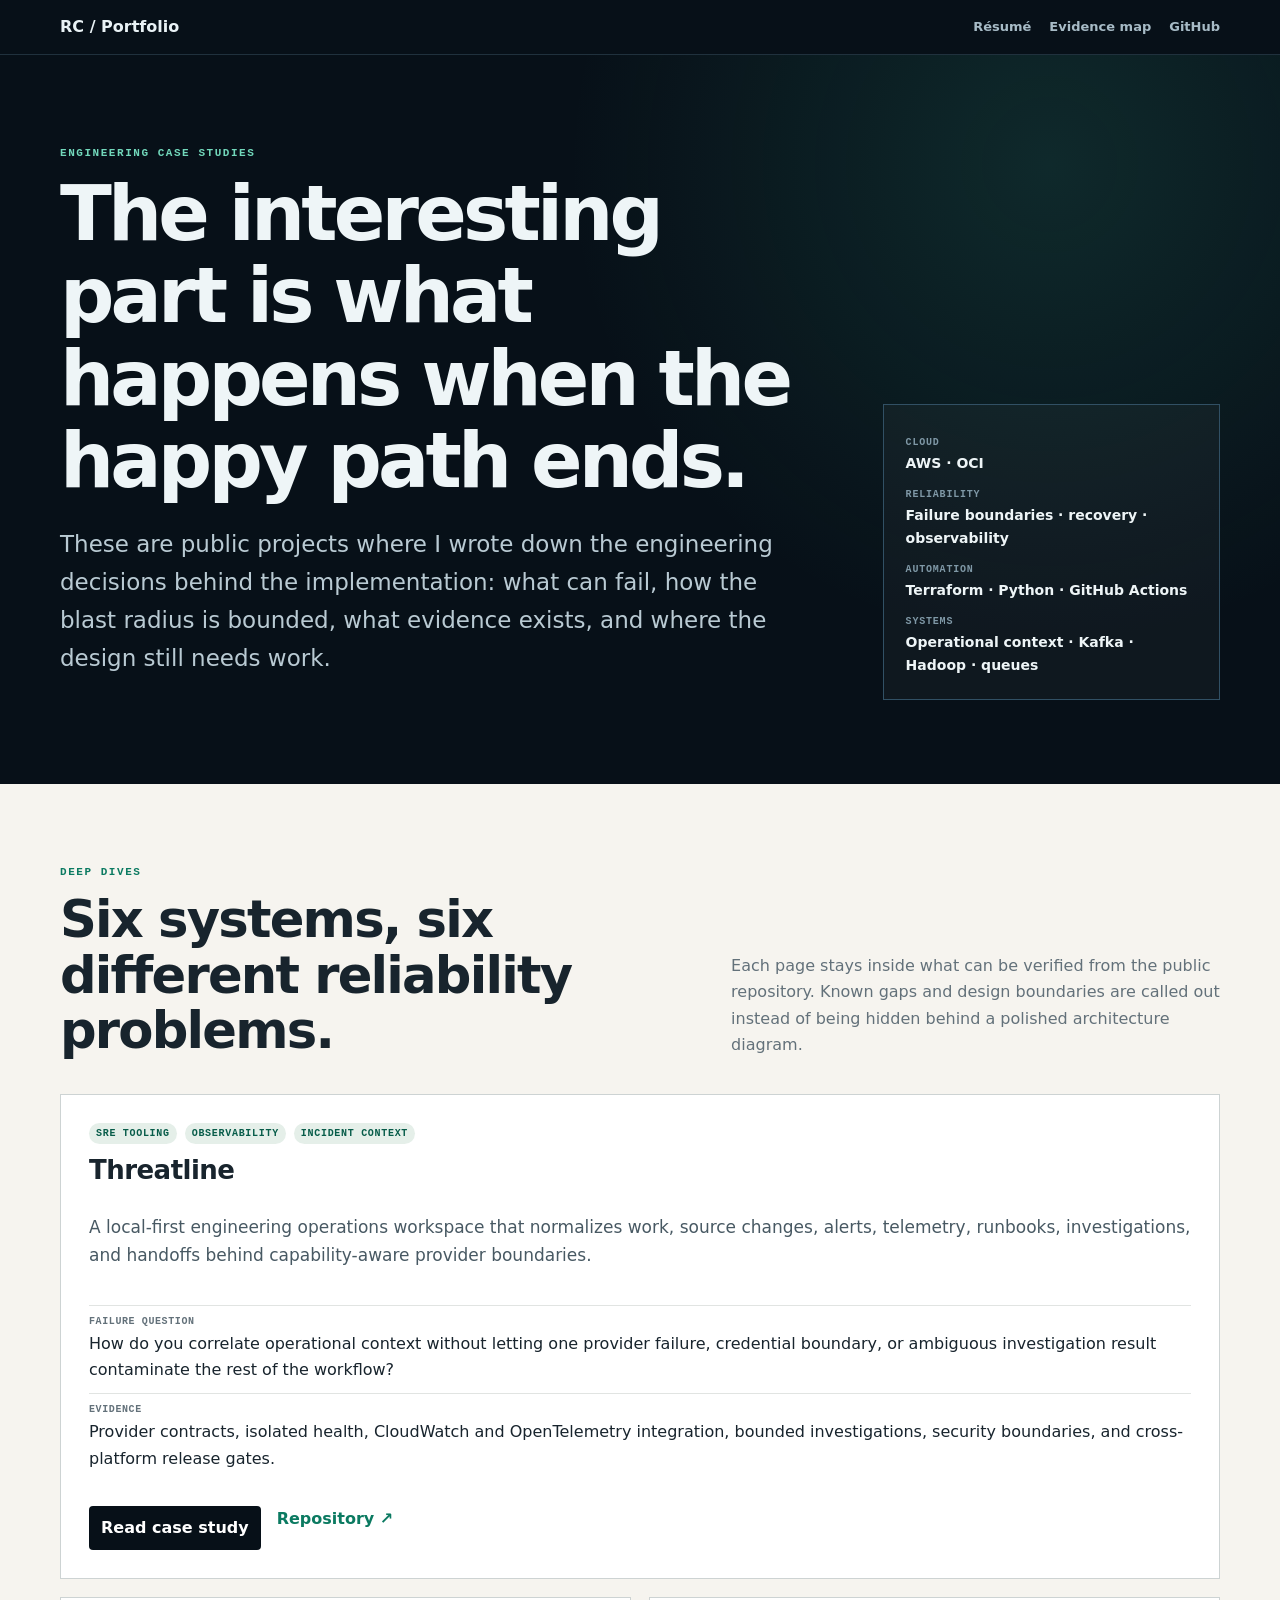
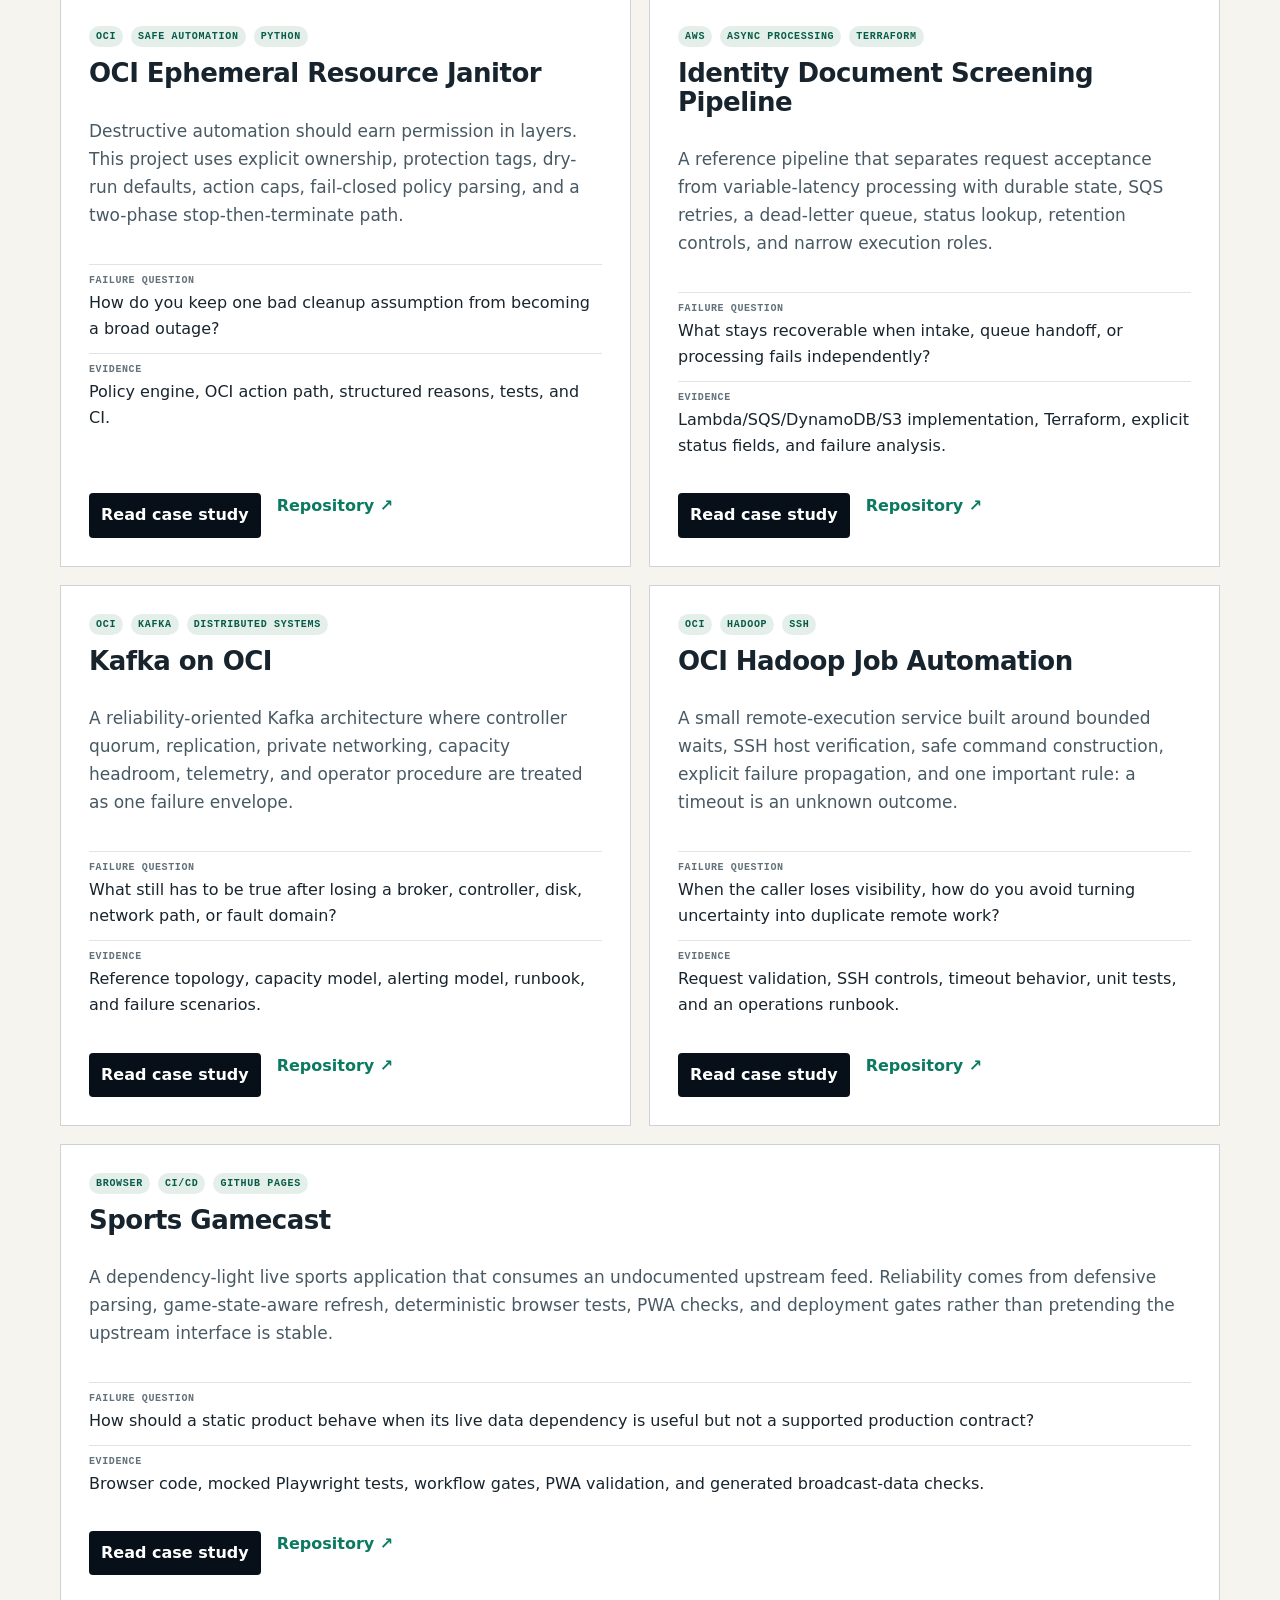
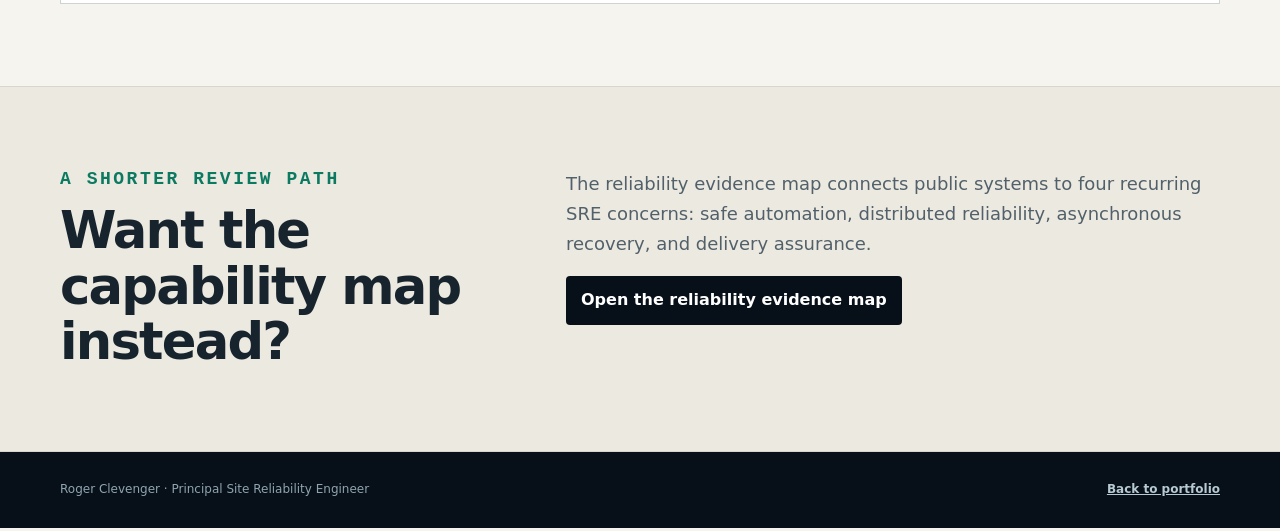
<file: case-studies/index.html>
<!doctype html>
<html lang="en">
<head>
<meta charset="utf-8">
<meta name="viewport" content="width=device-width,initial-scale=1">
<title>Engineering Case Studies — Roger Clevenger</title>
<meta name="description" content="Engineering case studies from Principal SRE Roger Clevenger covering operational tooling, cloud automation, distributed systems, recovery, and delivery reliability.">
<meta name="robots" content="index,follow">
<meta name="theme-color" content="#071018">
<meta property="og:title" content="Engineering Case Studies — Roger Clevenger">
<meta property="og:description" content="Six public reliability case studies grounded in inspectable repositories and explicit engineering tradeoffs.">
<meta property="og:type" content="website">
<meta property="og:url" content="https://rclevenger-hm.github.io/portfolio/case-studies/">
<link rel="canonical" href="https://rclevenger-hm.github.io/portfolio/case-studies/">
<link rel="stylesheet" href="index.css">
<script type="application/ld+json">
{
  "@context":"https://schema.org",
  "@type":"CollectionPage",
  "name":"Roger Clevenger Engineering Case Studies",
  "url":"https://rclevenger-hm.github.io/portfolio/case-studies/",
  "author":{"@type":"Person","name":"Roger Clevenger","jobTitle":"Principal Site Reliability Engineer"},
  "hasPart":[
    {"@type":"TechArticle","name":"Threatline","url":"https://rclevenger-hm.github.io/portfolio/case-studies/threatline/"},
    {"@type":"TechArticle","name":"OCI Ephemeral Resource Janitor","url":"https://rclevenger-hm.github.io/portfolio/case-studies/oci-ephemeral-resource-janitor/"},
    {"@type":"TechArticle","name":"AWS Async Intake","url":"https://rclevenger-hm.github.io/portfolio/projects/aws-async-intake/"},
    {"@type":"TechArticle","name":"Kafka on OCI","url":"https://rclevenger-hm.github.io/portfolio/projects/kafka-oci/"},
    {"@type":"TechArticle","name":"OCI Hadoop Job Automation","url":"https://rclevenger-hm.github.io/portfolio/case-studies/oci-hadoop-job-automation/"},
    {"@type":"TechArticle","name":"Sports Gamecast","url":"https://rclevenger-hm.github.io/portfolio/case-studies/sports-gamecast/"}
  ]
}
</script>
</head>
<body>
<a class="skip" href="#main">Skip to case studies</a>
<header class="site-nav">
  <a class="brand" href="../">RC / Portfolio</a>
  <nav aria-label="Case study navigation">
    <a href="../resume/">Résumé</a>
    <a href="../resume/evidence.html">Evidence map</a>
    <a href="https://github.com/rclevenger-hm">GitHub</a>
  </nav>
</header>
<main id="main">
<section class="hero">
  <div class="wrap hero-grid">
    <div>
      <p class="eyebrow">Engineering case studies</p>
      <h1>The interesting part is what happens when the happy path ends.</h1>
      <p class="lede">These are public projects where I wrote down the engineering decisions behind the implementation: what can fail, how the blast radius is bounded, what evidence exists, and where the design still needs work.</p>
    </div>
    <aside class="brief" aria-label="Case study themes">
      <span>Cloud</span><strong>AWS · OCI</strong>
      <span>Reliability</span><strong>Failure boundaries · recovery · observability</strong>
      <span>Automation</span><strong>Terraform · Python · GitHub Actions</strong>
      <span>Systems</span><strong>Operational context · Kafka · Hadoop · queues</strong>
    </aside>
  </div>
</section>

<section class="section paper">
  <div class="wrap">
    <header class="section-head">
      <div><p class="eyebrow dark">Deep dives</p><h2>Six systems, six different reliability problems.</h2></div>
      <p>Each page stays inside what can be verified from the public repository. Known gaps and design boundaries are called out instead of being hidden behind a polished architecture diagram.</p>
    </header>

    <div class="study-grid">
      <article class="study-card wide">
        <div class="study-meta"><span>SRE tooling</span><span>Observability</span><span>Incident context</span></div>
        <h3>Threatline</h3>
        <p>A local-first engineering operations workspace that normalizes work, source changes, alerts, telemetry, runbooks, investigations, and handoffs behind capability-aware provider boundaries.</p>
        <dl><div><dt>Failure question</dt><dd>How do you correlate operational context without letting one provider failure, credential boundary, or ambiguous investigation result contaminate the rest of the workflow?</dd></div><div><dt>Evidence</dt><dd>Provider contracts, isolated health, CloudWatch and OpenTelemetry integration, bounded investigations, security boundaries, and cross-platform release gates.</dd></div></dl>
        <div class="study-actions"><a href="threatline/">Read case study</a><a href="https://github.com/rclevenger-hm/threatline">Repository ↗</a></div>
      </article>

      <article class="study-card">
        <div class="study-meta"><span>OCI</span><span>Safe automation</span><span>Python</span></div>
        <h3>OCI Ephemeral Resource Janitor</h3>
        <p>Destructive automation should earn permission in layers. This project uses explicit ownership, protection tags, dry-run defaults, action caps, fail-closed policy parsing, and a two-phase stop-then-terminate path.</p>
        <dl><div><dt>Failure question</dt><dd>How do you keep one bad cleanup assumption from becoming a broad outage?</dd></div><div><dt>Evidence</dt><dd>Policy engine, OCI action path, structured reasons, tests, and CI.</dd></div></dl>
        <div class="study-actions"><a href="oci-ephemeral-resource-janitor/">Read case study</a><a href="https://github.com/rclevenger-hm/oci-ephemeral-resource-janitor">Repository ↗</a></div>
      </article>

      <article class="study-card">
        <div class="study-meta"><span>AWS</span><span>Async processing</span><span>Terraform</span></div>
        <h3>Identity Document Screening Pipeline</h3>
        <p>A reference pipeline that separates request acceptance from variable-latency processing with durable state, SQS retries, a dead-letter queue, status lookup, retention controls, and narrow execution roles.</p>
        <dl><div><dt>Failure question</dt><dd>What stays recoverable when intake, queue handoff, or processing fails independently?</dd></div><div><dt>Evidence</dt><dd>Lambda/SQS/DynamoDB/S3 implementation, Terraform, explicit status fields, and failure analysis.</dd></div></dl>
        <div class="study-actions"><a href="../projects/aws-async-intake/">Read case study</a><a href="https://github.com/rclevenger-hm/driver_license_authenticity_lambda">Repository ↗</a></div>
      </article>

      <article class="study-card">
        <div class="study-meta"><span>OCI</span><span>Kafka</span><span>Distributed systems</span></div>
        <h3>Kafka on OCI</h3>
        <p>A reliability-oriented Kafka architecture where controller quorum, replication, private networking, capacity headroom, telemetry, and operator procedure are treated as one failure envelope.</p>
        <dl><div><dt>Failure question</dt><dd>What still has to be true after losing a broker, controller, disk, network path, or fault domain?</dd></div><div><dt>Evidence</dt><dd>Reference topology, capacity model, alerting model, runbook, and failure scenarios.</dd></div></dl>
        <div class="study-actions"><a href="../projects/kafka-oci/">Read case study</a><a href="https://github.com/rclevenger-hm/kafka-oci-deployment">Repository ↗</a></div>
      </article>

      <article class="study-card">
        <div class="study-meta"><span>OCI</span><span>Hadoop</span><span>SSH</span></div>
        <h3>OCI Hadoop Job Automation</h3>
        <p>A small remote-execution service built around bounded waits, SSH host verification, safe command construction, explicit failure propagation, and one important rule: a timeout is an unknown outcome.</p>
        <dl><div><dt>Failure question</dt><dd>When the caller loses visibility, how do you avoid turning uncertainty into duplicate remote work?</dd></div><div><dt>Evidence</dt><dd>Request validation, SSH controls, timeout behavior, unit tests, and an operations runbook.</dd></div></dl>
        <div class="study-actions"><a href="oci-hadoop-job-automation/">Read case study</a><a href="https://github.com/rclevenger-hm/oci-hadoop-job-automation">Repository ↗</a></div>
      </article>

      <article class="study-card wide">
        <div class="study-meta"><span>Browser</span><span>CI/CD</span><span>GitHub Pages</span></div>
        <h3>Sports Gamecast</h3>
        <p>A dependency-light live sports application that consumes an undocumented upstream feed. Reliability comes from defensive parsing, game-state-aware refresh, deterministic browser tests, PWA checks, and deployment gates rather than pretending the upstream interface is stable.</p>
        <dl><div><dt>Failure question</dt><dd>How should a static product behave when its live data dependency is useful but not a supported production contract?</dd></div><div><dt>Evidence</dt><dd>Browser code, mocked Playwright tests, workflow gates, PWA validation, and generated broadcast-data checks.</dd></div></dl>
        <div class="study-actions"><a href="sports-gamecast/">Read case study</a><a href="https://github.com/rclevenger-hm/sports-gamecast">Repository ↗</a></div>
      </article>
    </div>
  </div>
</section>

<section class="section soft">
  <div class="wrap evidence-strip">
    <div><p class="eyebrow dark">A shorter review path</p><h2>Want the capability map instead?</h2></div>
    <div><p>The reliability evidence map connects public systems to four recurring SRE concerns: safe automation, distributed reliability, asynchronous recovery, and delivery assurance.</p><a class="button" href="../resume/evidence.html">Open the reliability evidence map</a></div>
  </div>
</section>
</main>
<footer><div class="wrap"><span>Roger Clevenger · Principal Site Reliability Engineer</span><a href="../">Back to portfolio</a></div></footer>
</body>
</html>
</file>
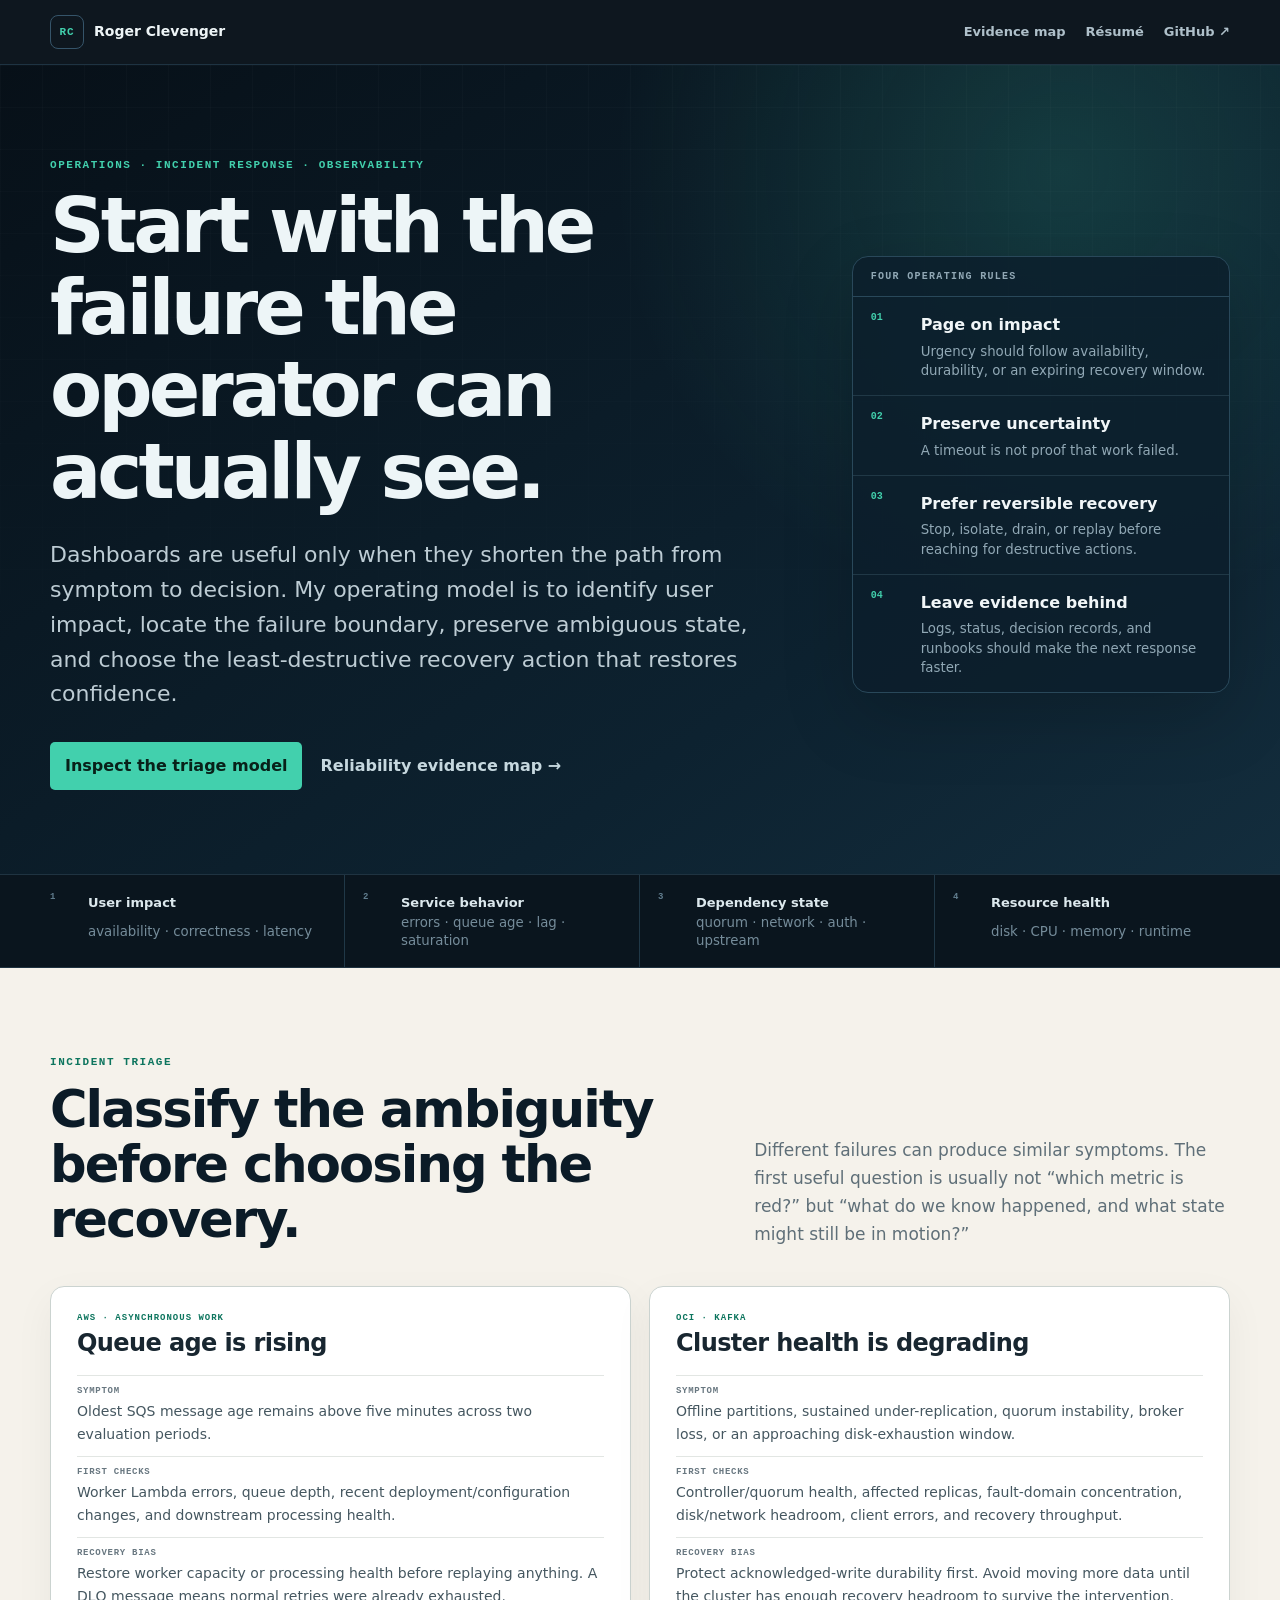
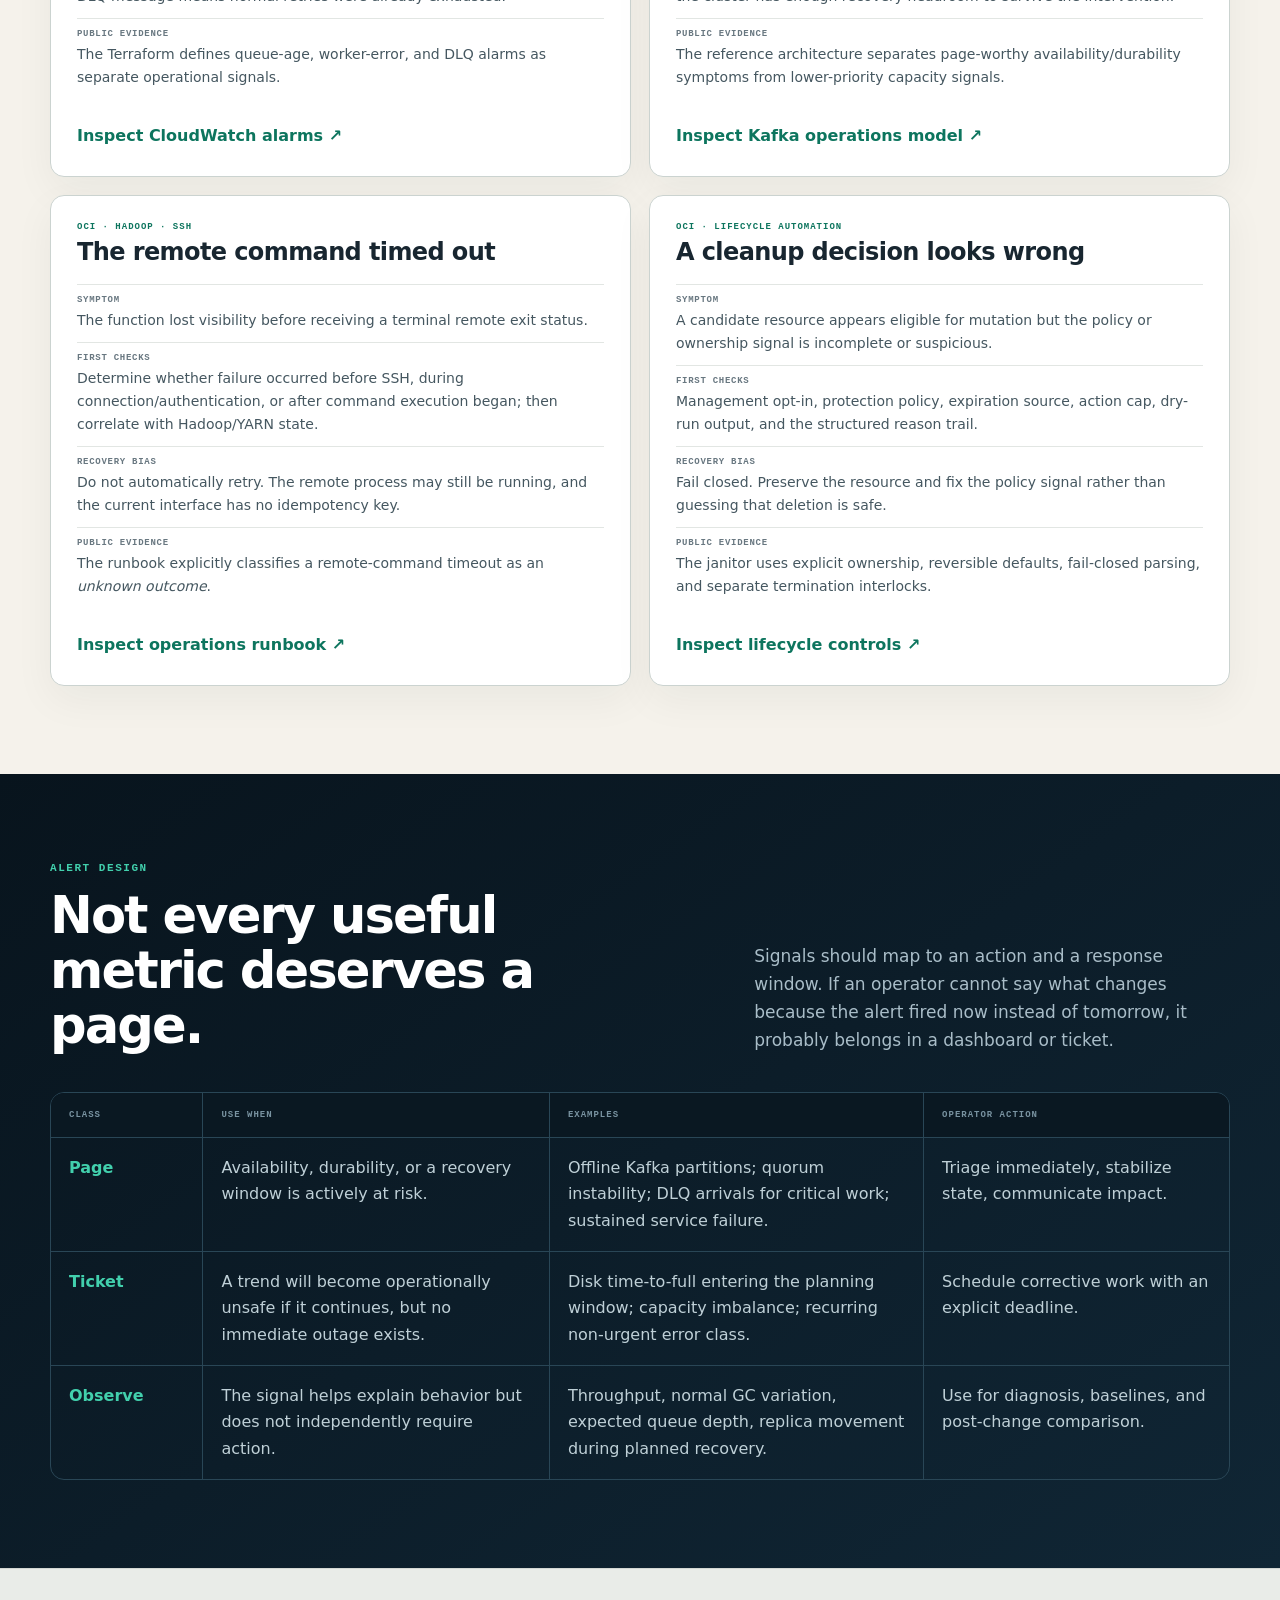
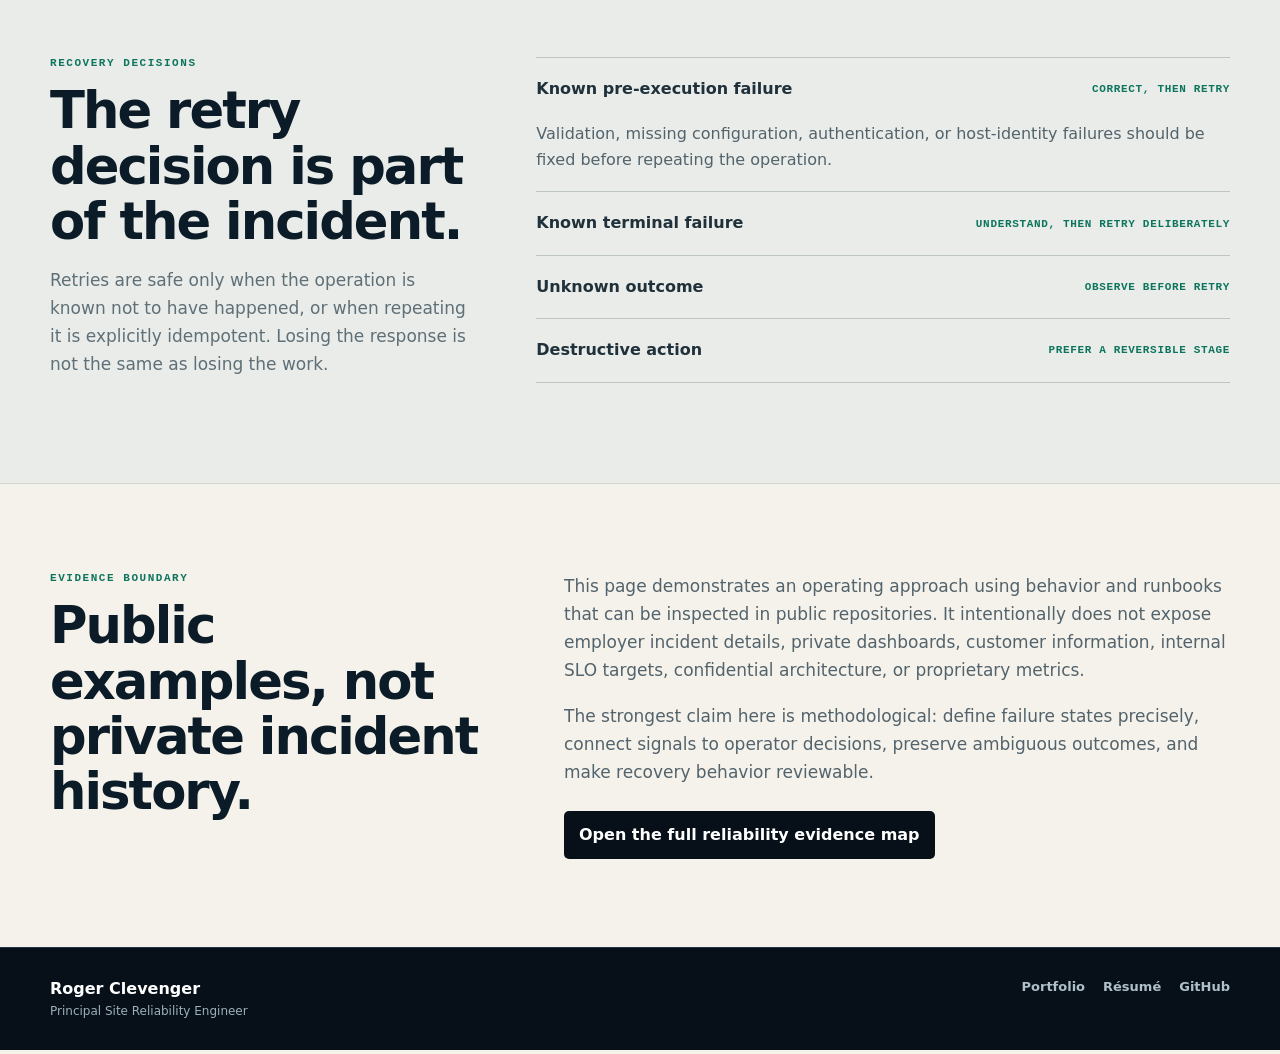
<file: operations/index.html>
<!doctype html>
<html lang="en">
<head>
<meta charset="utf-8">
<meta name="viewport" content="width=device-width,initial-scale=1">
<title>Operations & Incident Response — Roger Clevenger</title>
<meta name="description" content="Public SRE operations evidence from Roger Clevenger covering alerting, incident triage, retry safety, recovery, and observability across AWS, OCI, Kafka, and Hadoop.">
<meta name="robots" content="index,follow">
<meta name="theme-color" content="#071018">
<meta property="og:title" content="Operations & Incident Response — Roger Clevenger">
<meta property="og:description" content="How I reason about signals, incidents, retries, recovery, and operational ambiguity using public engineering examples.">
<meta property="og:type" content="website">
<meta property="og:url" content="https://rclevenger-hm.github.io/portfolio/operations/">
<link rel="canonical" href="https://rclevenger-hm.github.io/portfolio/operations/">
<link rel="stylesheet" href="operations.css">
<script type="application/ld+json">
{
  "@context":"https://schema.org",
  "@type":"TechArticle",
  "headline":"Operations & Incident Response",
  "url":"https://rclevenger-hm.github.io/portfolio/operations/",
  "author":{"@type":"Person","name":"Roger Clevenger","jobTitle":"Principal Site Reliability Engineer"},
  "about":["Site Reliability Engineering","Incident Response","Observability","AWS","Oracle Cloud Infrastructure","Kafka","Hadoop"]
}
</script>
</head>
<body>
<a class="skip" href="#main">Skip to operations evidence</a>
<header class="ops-nav">
  <div class="wrap nav-inner">
    <a class="brand" href="../" aria-label="Roger Clevenger portfolio home"><span>RC</span><strong>Roger Clevenger</strong></a>
    <nav aria-label="Operations page navigation">
      <a href="../resume/evidence.html">Evidence map</a>
      <a href="../resume/">Résumé</a>
      <a href="https://github.com/rclevenger-hm">GitHub <span aria-hidden="true">↗</span></a>
    </nav>
  </div>
</header>

<main id="main">
<section class="ops-hero">
  <div class="wrap hero-grid">
    <div>
      <p class="eyebrow">Operations · incident response · observability</p>
      <h1>Start with the failure the operator can actually see.</h1>
      <p class="lede">Dashboards are useful only when they shorten the path from symptom to decision. My operating model is to identify user impact, locate the failure boundary, preserve ambiguous state, and choose the least-destructive recovery action that restores confidence.</p>
      <div class="hero-actions"><a class="button" href="#triage">Inspect the triage model</a><a class="text-link" href="../resume/evidence.html">Reliability evidence map →</a></div>
    </div>
    <aside class="ops-brief" aria-label="Operating principles">
      <p class="brief-title">Four operating rules</p>
      <ol>
        <li><span>01</span><div><strong>Page on impact</strong><small>Urgency should follow availability, durability, or an expiring recovery window.</small></div></li>
        <li><span>02</span><div><strong>Preserve uncertainty</strong><small>A timeout is not proof that work failed.</small></div></li>
        <li><span>03</span><div><strong>Prefer reversible recovery</strong><small>Stop, isolate, drain, or replay before reaching for destructive actions.</small></div></li>
        <li><span>04</span><div><strong>Leave evidence behind</strong><small>Logs, status, decision records, and runbooks should make the next response faster.</small></div></li>
      </ol>
    </aside>
  </div>
</section>

<section class="signal-strip" aria-label="Signal hierarchy">
  <div class="wrap signal-grid">
    <div><span>1</span><strong>User impact</strong><small>availability · correctness · latency</small></div>
    <div><span>2</span><strong>Service behavior</strong><small>errors · queue age · lag · saturation</small></div>
    <div><span>3</span><strong>Dependency state</strong><small>quorum · network · auth · upstream</small></div>
    <div><span>4</span><strong>Resource health</strong><small>disk · CPU · memory · runtime</small></div>
  </div>
</section>

<section id="triage" class="section paper">
  <div class="wrap">
    <header class="section-head">
      <div><p class="eyebrow dark">Incident triage</p><h2>Classify the ambiguity before choosing the recovery.</h2></div>
      <p>Different failures can produce similar symptoms. The first useful question is usually not “which metric is red?” but “what do we know happened, and what state might still be in motion?”</p>
    </header>

    <div class="triage-grid">
      <article class="triage-card">
        <header><span>AWS · asynchronous work</span><h3>Queue age is rising</h3></header>
        <dl>
          <div><dt>Symptom</dt><dd>Oldest SQS message age remains above five minutes across two evaluation periods.</dd></div>
          <div><dt>First checks</dt><dd>Worker Lambda errors, queue depth, recent deployment/configuration changes, and downstream processing health.</dd></div>
          <div><dt>Recovery bias</dt><dd>Restore worker capacity or processing health before replaying anything. A DLQ message means normal retries were already exhausted.</dd></div>
          <div><dt>Public evidence</dt><dd>The Terraform defines queue-age, worker-error, and DLQ alarms as separate operational signals.</dd></div>
        </dl>
        <a href="https://github.com/rclevenger-hm/driver_license_authenticity_lambda/blob/main/terraform/observability.tf">Inspect CloudWatch alarms ↗</a>
      </article>

      <article class="triage-card">
        <header><span>OCI · Kafka</span><h3>Cluster health is degrading</h3></header>
        <dl>
          <div><dt>Symptom</dt><dd>Offline partitions, sustained under-replication, quorum instability, broker loss, or an approaching disk-exhaustion window.</dd></div>
          <div><dt>First checks</dt><dd>Controller/quorum health, affected replicas, fault-domain concentration, disk/network headroom, client errors, and recovery throughput.</dd></div>
          <div><dt>Recovery bias</dt><dd>Protect acknowledged-write durability first. Avoid moving more data until the cluster has enough recovery headroom to survive the intervention.</dd></div>
          <div><dt>Public evidence</dt><dd>The reference architecture separates page-worthy availability/durability symptoms from lower-priority capacity signals.</dd></div>
        </dl>
        <a href="https://github.com/rclevenger-hm/kafka-oci-deployment">Inspect Kafka operations model ↗</a>
      </article>

      <article class="triage-card">
        <header><span>OCI · Hadoop · SSH</span><h3>The remote command timed out</h3></header>
        <dl>
          <div><dt>Symptom</dt><dd>The function lost visibility before receiving a terminal remote exit status.</dd></div>
          <div><dt>First checks</dt><dd>Determine whether failure occurred before SSH, during connection/authentication, or after command execution began; then correlate with Hadoop/YARN state.</dd></div>
          <div><dt>Recovery bias</dt><dd>Do not automatically retry. The remote process may still be running, and the current interface has no idempotency key.</dd></div>
          <div><dt>Public evidence</dt><dd>The runbook explicitly classifies a remote-command timeout as an <em>unknown outcome</em>.</dd></div>
        </dl>
        <a href="https://github.com/rclevenger-hm/oci-hadoop-job-automation/blob/main/docs/OPERATIONS.md">Inspect operations runbook ↗</a>
      </article>

      <article class="triage-card">
        <header><span>OCI · lifecycle automation</span><h3>A cleanup decision looks wrong</h3></header>
        <dl>
          <div><dt>Symptom</dt><dd>A candidate resource appears eligible for mutation but the policy or ownership signal is incomplete or suspicious.</dd></div>
          <div><dt>First checks</dt><dd>Management opt-in, protection policy, expiration source, action cap, dry-run output, and the structured reason trail.</dd></div>
          <div><dt>Recovery bias</dt><dd>Fail closed. Preserve the resource and fix the policy signal rather than guessing that deletion is safe.</dd></div>
          <div><dt>Public evidence</dt><dd>The janitor uses explicit ownership, reversible defaults, fail-closed parsing, and separate termination interlocks.</dd></div>
        </dl>
        <a href="https://github.com/rclevenger-hm/oci-ephemeral-resource-janitor">Inspect lifecycle controls ↗</a>
      </article>
    </div>
  </div>
</section>

<section class="section dark-section">
  <div class="wrap">
    <header class="section-head dark-head">
      <div><p class="eyebrow">Alert design</p><h2>Not every useful metric deserves a page.</h2></div>
      <p>Signals should map to an action and a response window. If an operator cannot say what changes because the alert fired now instead of tomorrow, it probably belongs in a dashboard or ticket.</p>
    </header>

    <div class="severity-table" role="table" aria-label="Operational signal severity model">
      <div class="severity-row severity-head" role="row"><span role="columnheader">Class</span><span role="columnheader">Use when</span><span role="columnheader">Examples</span><span role="columnheader">Operator action</span></div>
      <div class="severity-row" role="row"><strong role="cell">Page</strong><span role="cell">Availability, durability, or a recovery window is actively at risk.</span><span role="cell">Offline Kafka partitions; quorum instability; DLQ arrivals for critical work; sustained service failure.</span><span role="cell">Triage immediately, stabilize state, communicate impact.</span></div>
      <div class="severity-row" role="row"><strong role="cell">Ticket</strong><span role="cell">A trend will become operationally unsafe if it continues, but no immediate outage exists.</span><span role="cell">Disk time-to-full entering the planning window; capacity imbalance; recurring non-urgent error class.</span><span role="cell">Schedule corrective work with an explicit deadline.</span></div>
      <div class="severity-row" role="row"><strong role="cell">Observe</strong><span role="cell">The signal helps explain behavior but does not independently require action.</span><span role="cell">Throughput, normal GC variation, expected queue depth, replica movement during planned recovery.</span><span role="cell">Use for diagnosis, baselines, and post-change comparison.</span></div>
    </div>
  </div>
</section>

<section class="section soft">
  <div class="wrap recovery-layout">
    <div>
      <p class="eyebrow dark">Recovery decisions</p>
      <h2>The retry decision is part of the incident.</h2>
      <p class="section-copy">Retries are safe only when the operation is known not to have happened, or when repeating it is explicitly idempotent. Losing the response is not the same as losing the work.</p>
    </div>
    <div class="decision-list">
      <details open><summary><span>Known pre-execution failure</span><strong>Correct, then retry</strong></summary><p>Validation, missing configuration, authentication, or host-identity failures should be fixed before repeating the operation.</p></details>
      <details><summary><span>Known terminal failure</span><strong>Understand, then retry deliberately</strong></summary><p>A non-zero application exit can be safely reasoned about only after the underlying cause and side effects are understood.</p></details>
      <details><summary><span>Unknown outcome</span><strong>Observe before retry</strong></summary><p>Timeouts after execution may create duplicate work. Check authoritative system state or a stable job identifier first.</p></details>
      <details><summary><span>Destructive action</span><strong>Prefer a reversible stage</strong></summary><p>Stop, isolate, drain, quarantine, or dry-run before delete/terminate when the system allows it.</p></details>
    </div>
  </div>
</section>

<section class="section paper">
  <div class="wrap evidence-layout">
    <div><p class="eyebrow dark">Evidence boundary</p><h2>Public examples, not private incident history.</h2></div>
    <div>
      <p>This page demonstrates an operating approach using behavior and runbooks that can be inspected in public repositories. It intentionally does not expose employer incident details, private dashboards, customer information, internal SLO targets, confidential architecture, or proprietary metrics.</p>
      <p>The strongest claim here is methodological: define failure states precisely, connect signals to operator decisions, preserve ambiguous outcomes, and make recovery behavior reviewable.</p>
      <a class="button dark-button" href="../resume/evidence.html">Open the full reliability evidence map</a>
    </div>
  </div>
</section>
</main>

<footer class="ops-footer">
  <div class="wrap footer-inner"><div><strong>Roger Clevenger</strong><span>Principal Site Reliability Engineer</span></div><nav aria-label="Footer navigation"><a href="../">Portfolio</a><a href="../resume/">Résumé</a><a href="https://github.com/rclevenger-hm">GitHub</a></nav></div>
</footer>
</body>
</html>
</file>
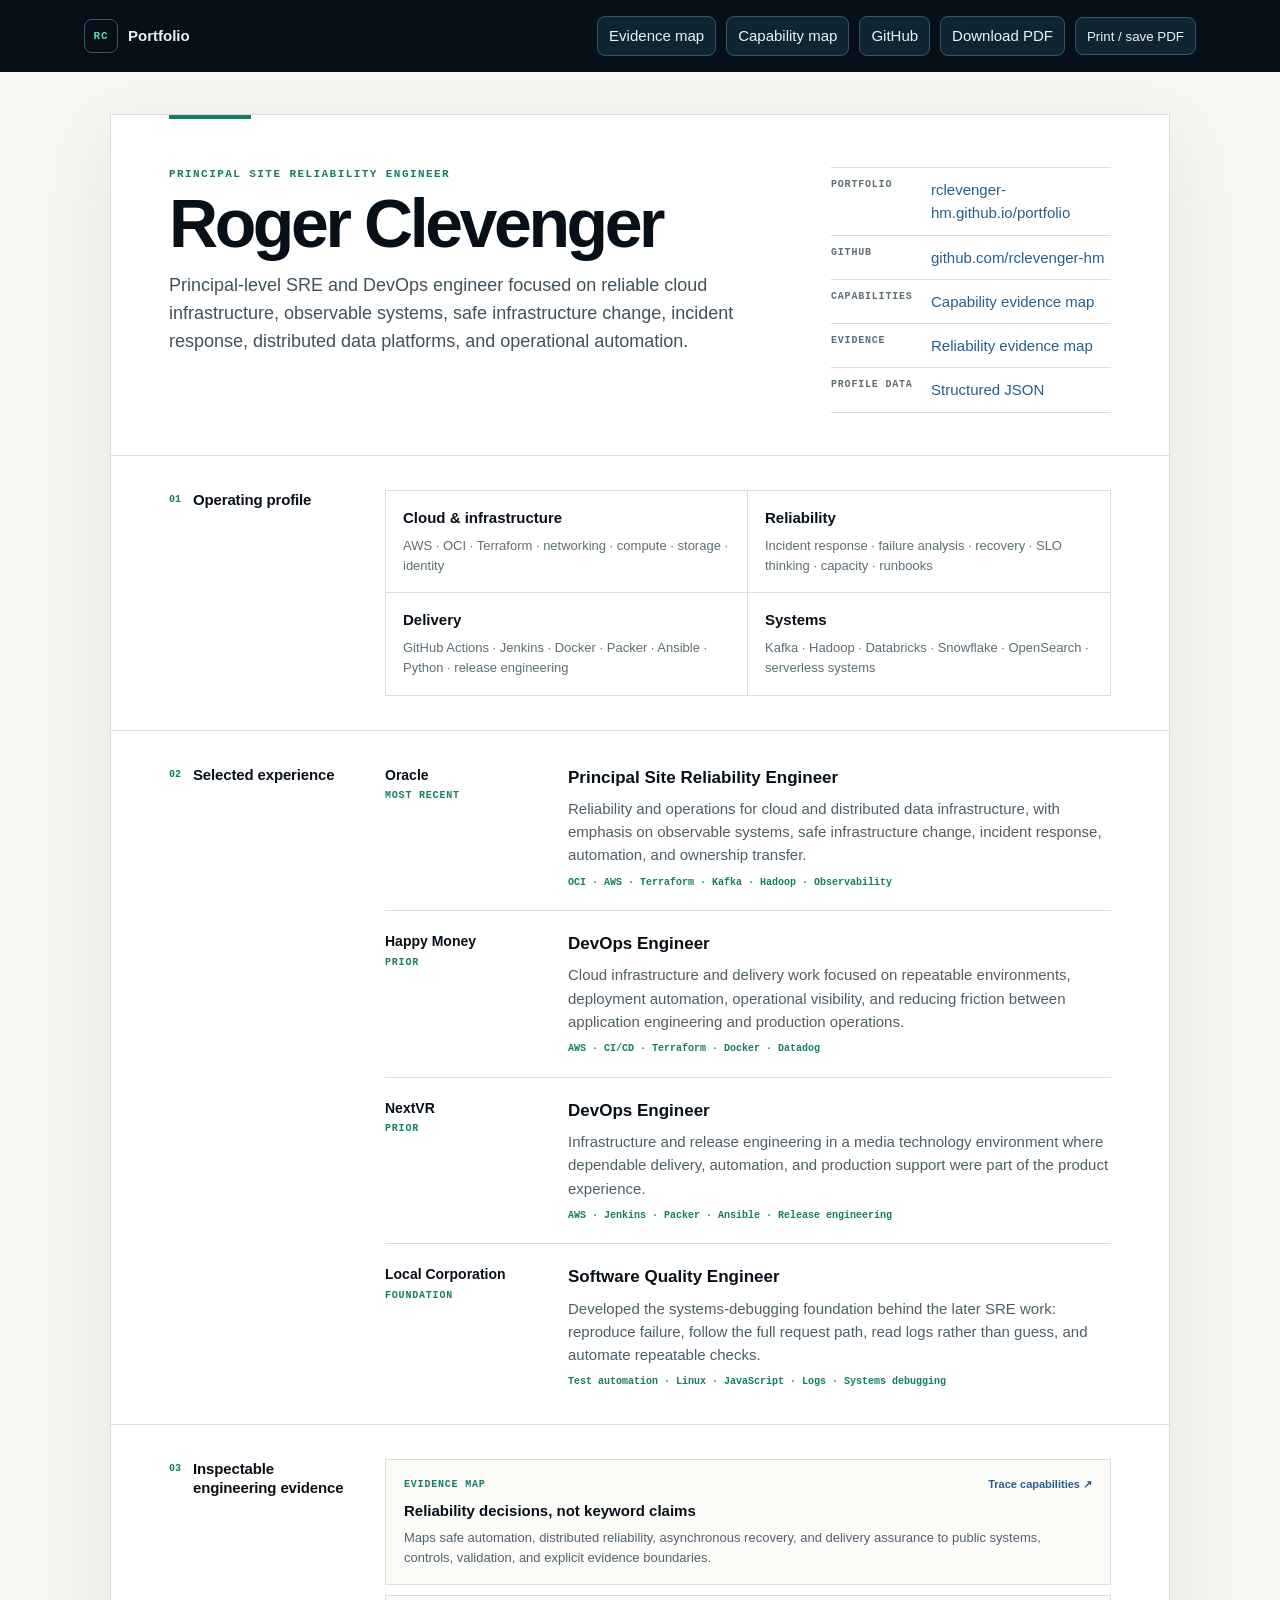
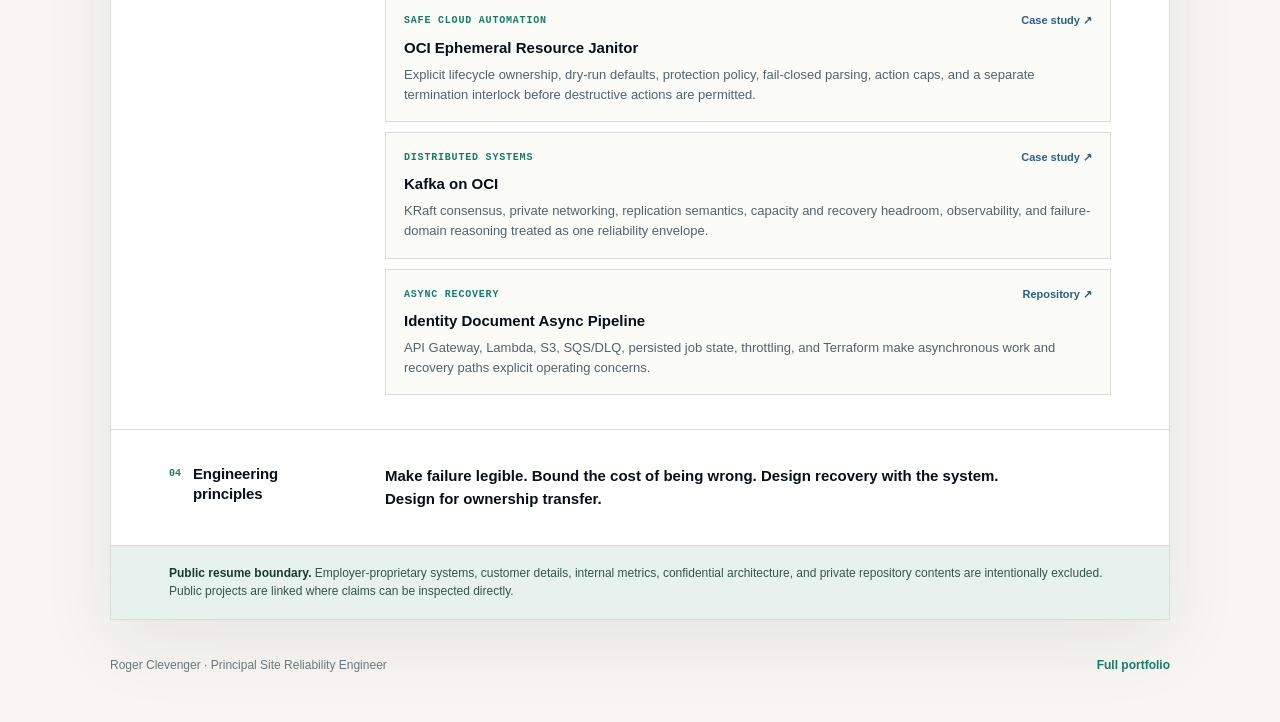
<file: resume/index.html>
<!doctype html>
<html lang="en">
<head>
<meta charset="utf-8">
<meta name="viewport" content="width=device-width,initial-scale=1">
<title>Roger Clevenger — Principal SRE Resume</title>
<meta name="description" content="Principal SRE resume for Roger Clevenger covering cloud infrastructure, reliability, observability, CI/CD, distributed systems, and automation.">
<meta name="robots" content="index,follow">
<meta name="theme-color" content="#071018">
<meta property="og:title" content="Roger Clevenger — Principal SRE Resume">
<meta property="og:description" content="Principal-level SRE and DevOps experience, technical capabilities, and inspectable public engineering evidence.">
<meta property="og:type" content="profile">
<meta property="og:url" content="https://rclevenger-hm.github.io/portfolio/resume/">
<link rel="canonical" href="https://rclevenger-hm.github.io/portfolio/resume/">
<link rel="alternate" type="application/json" href="../data/profile.json" title="Machine-readable portfolio profile">
<link rel="alternate" type="application/pdf" href="Roger-Clevenger-Principal-SRE-Resume.pdf" title="Downloadable resume PDF">
<link rel="stylesheet" href="resume.css">
<script type="application/ld+json">
{
  "@context":"https://schema.org",
  "@type":"Person",
  "name":"Roger Clevenger",
  "jobTitle":"Principal Site Reliability Engineer",
  "url":"https://rclevenger-hm.github.io/portfolio/",
  "sameAs":["https://github.com/rclevenger-hm"],
  "knowsAbout":["Site Reliability Engineering","DevOps","AWS","Oracle Cloud Infrastructure","Terraform","Observability","Incident Response","CI/CD","Kafka","Hadoop","Distributed Systems","Infrastructure Automation"]
}
</script>
</head>
<body>
<a class="skip" href="#resume-main">Skip to resume</a>
<header class="screen-bar">
  <a class="brand" href="../"><span class="brand-mark">RC</span><span>Portfolio</span></a>
  <div class="screen-actions">
    <a href="evidence.html">Evidence map</a>
    <a href="../skills/">Capability map</a>
    <a href="https://github.com/rclevenger-hm">GitHub</a>
    <a class="download-resume" href="Roger-Clevenger-Principal-SRE-Resume.pdf" download>Download PDF</a>
    <button type="button" onclick="window.print()">Print / save PDF</button>
  </div>
</header>

<main id="resume-main" class="resume-shell">
  <header class="resume-header">
    <div>
      <p class="eyebrow">Principal Site Reliability Engineer</p>
      <h1>Roger Clevenger</h1>
      <p class="summary">Principal-level SRE and DevOps engineer focused on reliable cloud infrastructure, observable systems, safe infrastructure change, incident response, distributed data platforms, and operational automation.</p>
    </div>
    <dl class="contact-card" aria-label="Public professional links">
      <div><dt>Portfolio</dt><dd><a href="https://rclevenger-hm.github.io/portfolio/">rclevenger-hm.github.io/portfolio</a></dd></div>
      <div><dt>GitHub</dt><dd><a href="https://github.com/rclevenger-hm">github.com/rclevenger-hm</a></dd></div>
      <div><dt>Capabilities</dt><dd><a href="../skills/">Capability evidence map</a></dd></div>
      <div><dt>Evidence</dt><dd><a href="evidence.html">Reliability evidence map</a></dd></div>
      <div><dt>Profile data</dt><dd><a href="../data/profile.json">Structured JSON</a></dd></div>
    </dl>
  </header>

  <section class="resume-section profile-section" aria-labelledby="profile-heading">
    <div class="section-label"><span>01</span><h2 id="profile-heading">Operating profile</h2></div>
    <div class="profile-grid">
      <article><h3>Cloud & infrastructure</h3><p>AWS · OCI · Terraform · networking · compute · storage · identity</p></article>
      <article><h3>Reliability</h3><p>Incident response · failure analysis · recovery · SLO thinking · capacity · runbooks</p></article>
      <article><h3>Delivery</h3><p>GitHub Actions · Jenkins · Docker · Packer · Ansible · Python · release engineering</p></article>
      <article><h3>Systems</h3><p>Kafka · Hadoop · Databricks · Snowflake · OpenSearch · serverless systems</p></article>
    </div>
  </section>

  <section class="resume-section" aria-labelledby="experience-heading">
    <div class="section-label"><span>02</span><h2 id="experience-heading">Selected experience</h2></div>
    <ol class="experience-list">
      <li>
        <div class="role-meta"><strong>Oracle</strong><span>Most recent</span></div>
        <div class="role-body"><h3>Principal Site Reliability Engineer</h3><p>Reliability and operations for cloud and distributed data infrastructure, with emphasis on observable systems, safe infrastructure change, incident response, automation, and ownership transfer.</p><p class="signals">OCI · AWS · Terraform · Kafka · Hadoop · Observability</p></div>
      </li>
      <li>
        <div class="role-meta"><strong>Happy Money</strong><span>Prior</span></div>
        <div class="role-body"><h3>DevOps Engineer</h3><p>Cloud infrastructure and delivery work focused on repeatable environments, deployment automation, operational visibility, and reducing friction between application engineering and production operations.</p><p class="signals">AWS · CI/CD · Terraform · Docker · Datadog</p></div>
      </li>
      <li>
        <div class="role-meta"><strong>NextVR</strong><span>Prior</span></div>
        <div class="role-body"><h3>DevOps Engineer</h3><p>Infrastructure and release engineering in a media technology environment where dependable delivery, automation, and production support were part of the product experience.</p><p class="signals">AWS · Jenkins · Packer · Ansible · Release engineering</p></div>
      </li>
      <li>
        <div class="role-meta"><strong>Local Corporation</strong><span>Foundation</span></div>
        <div class="role-body"><h3>Software Quality Engineer</h3><p>Developed the systems-debugging foundation behind the later SRE work: reproduce failure, follow the full request path, read logs rather than guess, and automate repeatable checks.</p><p class="signals">Test automation · Linux · JavaScript · Logs · Systems debugging</p></div>
      </li>
    </ol>
  </section>

  <section class="resume-section" aria-labelledby="evidence-heading">
    <div class="section-label"><span>03</span><h2 id="evidence-heading">Inspectable engineering evidence</h2></div>
    <div class="evidence-grid">
      <article>
        <div class="evidence-head"><span>Evidence map</span><a href="evidence.html">Trace capabilities ↗</a></div>
        <h3>Reliability decisions, not keyword claims</h3>
        <p>Maps safe automation, distributed reliability, asynchronous recovery, and delivery assurance to public systems, controls, validation, and explicit evidence boundaries.</p>
      </article>
      <article>
        <div class="evidence-head"><span>Safe cloud automation</span><a href="../case-studies/oci-ephemeral-resource-janitor/">Case study ↗</a></div>
        <h3>OCI Ephemeral Resource Janitor</h3>
        <p>Explicit lifecycle ownership, dry-run defaults, protection policy, fail-closed parsing, action caps, and a separate termination interlock before destructive actions are permitted.</p>
      </article>
      <article>
        <div class="evidence-head"><span>Distributed systems</span><a href="../projects/kafka-oci/">Case study ↗</a></div>
        <h3>Kafka on OCI</h3>
        <p>KRaft consensus, private networking, replication semantics, capacity and recovery headroom, observability, and failure-domain reasoning treated as one reliability envelope.</p>
      </article>
      <article>
        <div class="evidence-head"><span>Async recovery</span><a href="https://github.com/rclevenger-hm/driver_license_authenticity_lambda">Repository ↗</a></div>
        <h3>Identity Document Async Pipeline</h3>
        <p>API Gateway, Lambda, S3, SQS/DLQ, persisted job state, throttling, and Terraform make asynchronous work and recovery paths explicit operating concerns.</p>
      </article>
    </div>
  </section>

  <section class="resume-section principles" aria-labelledby="principles-heading">
    <div class="section-label"><span>04</span><h2 id="principles-heading">Engineering principles</h2></div>
    <p><strong>Make failure legible.</strong> <strong>Bound the cost of being wrong.</strong> <strong>Design recovery with the system.</strong> <strong>Design for ownership transfer.</strong></p>
  </section>

  <aside class="scope-note" aria-label="Public portfolio scope">
    <strong>Public resume boundary.</strong> Employer-proprietary systems, customer details, internal metrics, confidential architecture, and private repository contents are intentionally excluded. Public projects are linked where claims can be inspected directly.
  </aside>
</main>

<footer class="resume-footer">
  <span>Roger Clevenger · Principal Site Reliability Engineer</span>
  <a href="../">Full portfolio</a>
</footer>
</body>
</html>
</file>
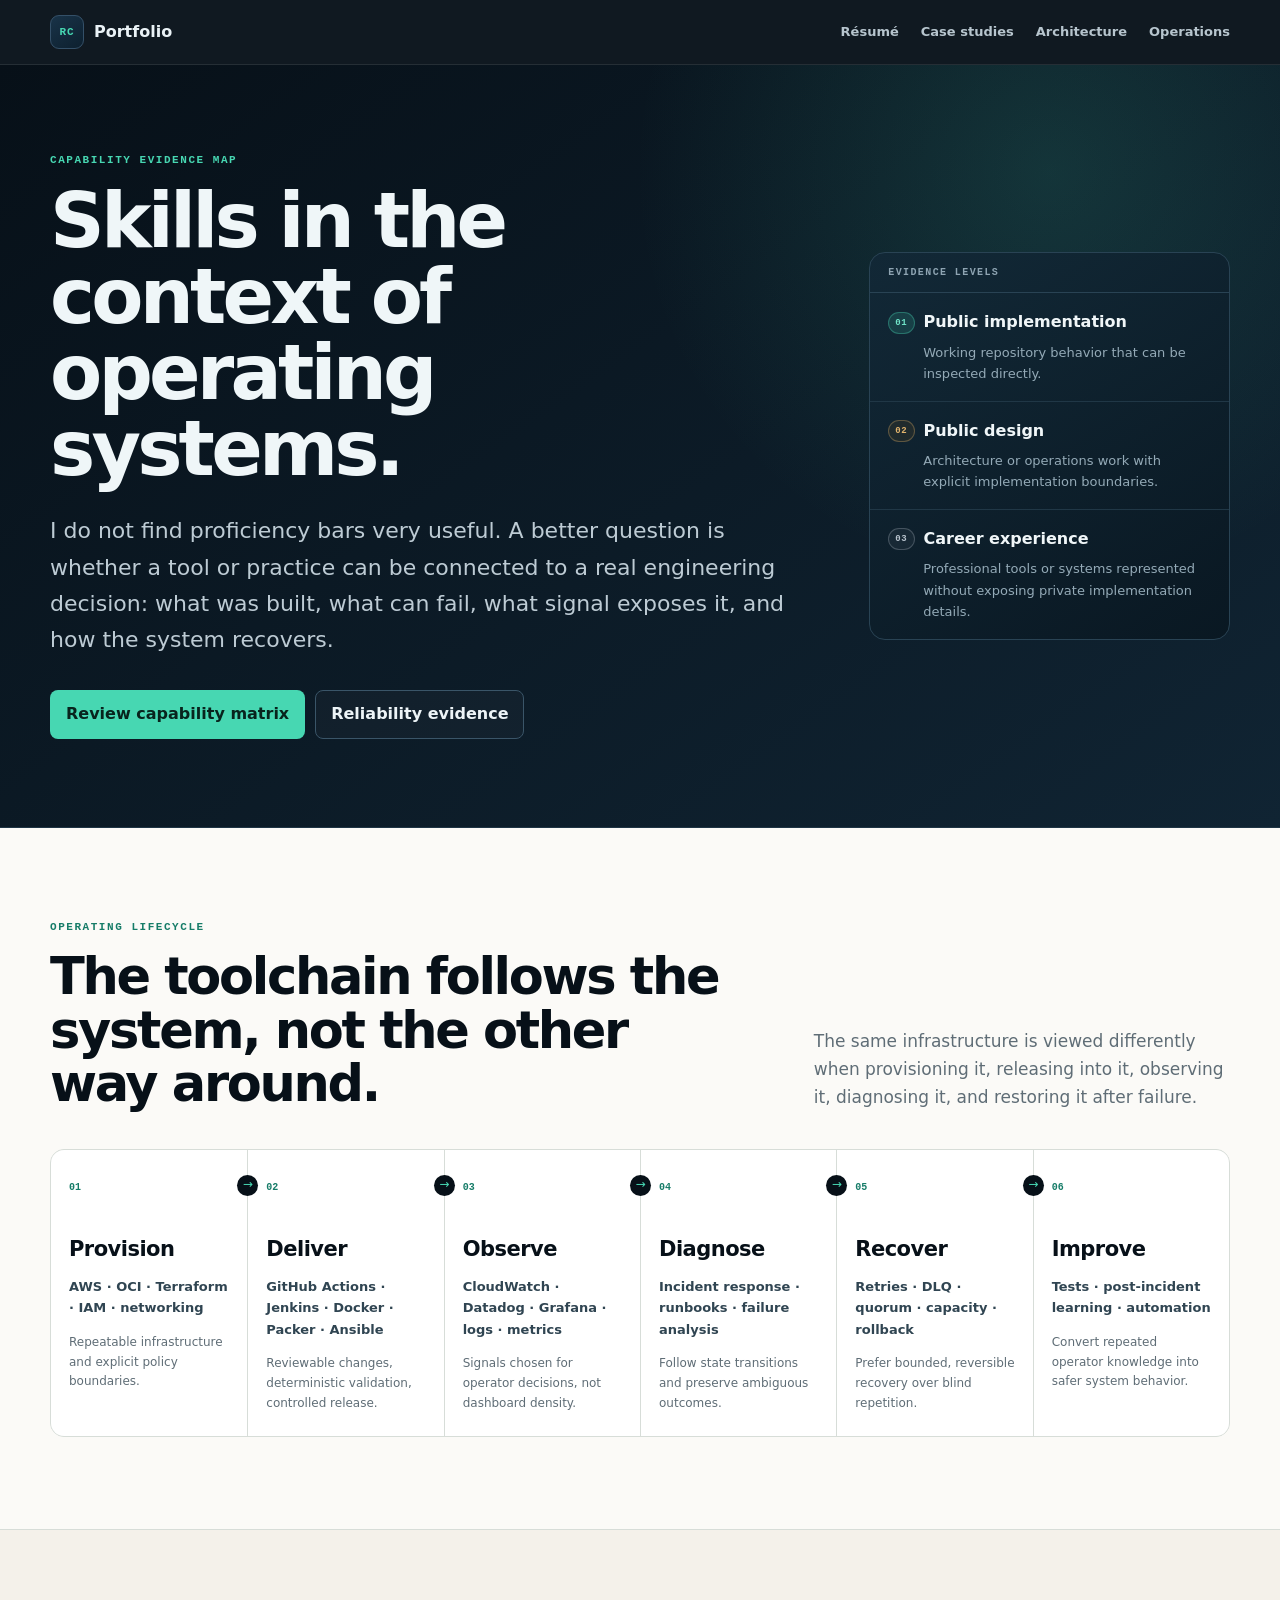
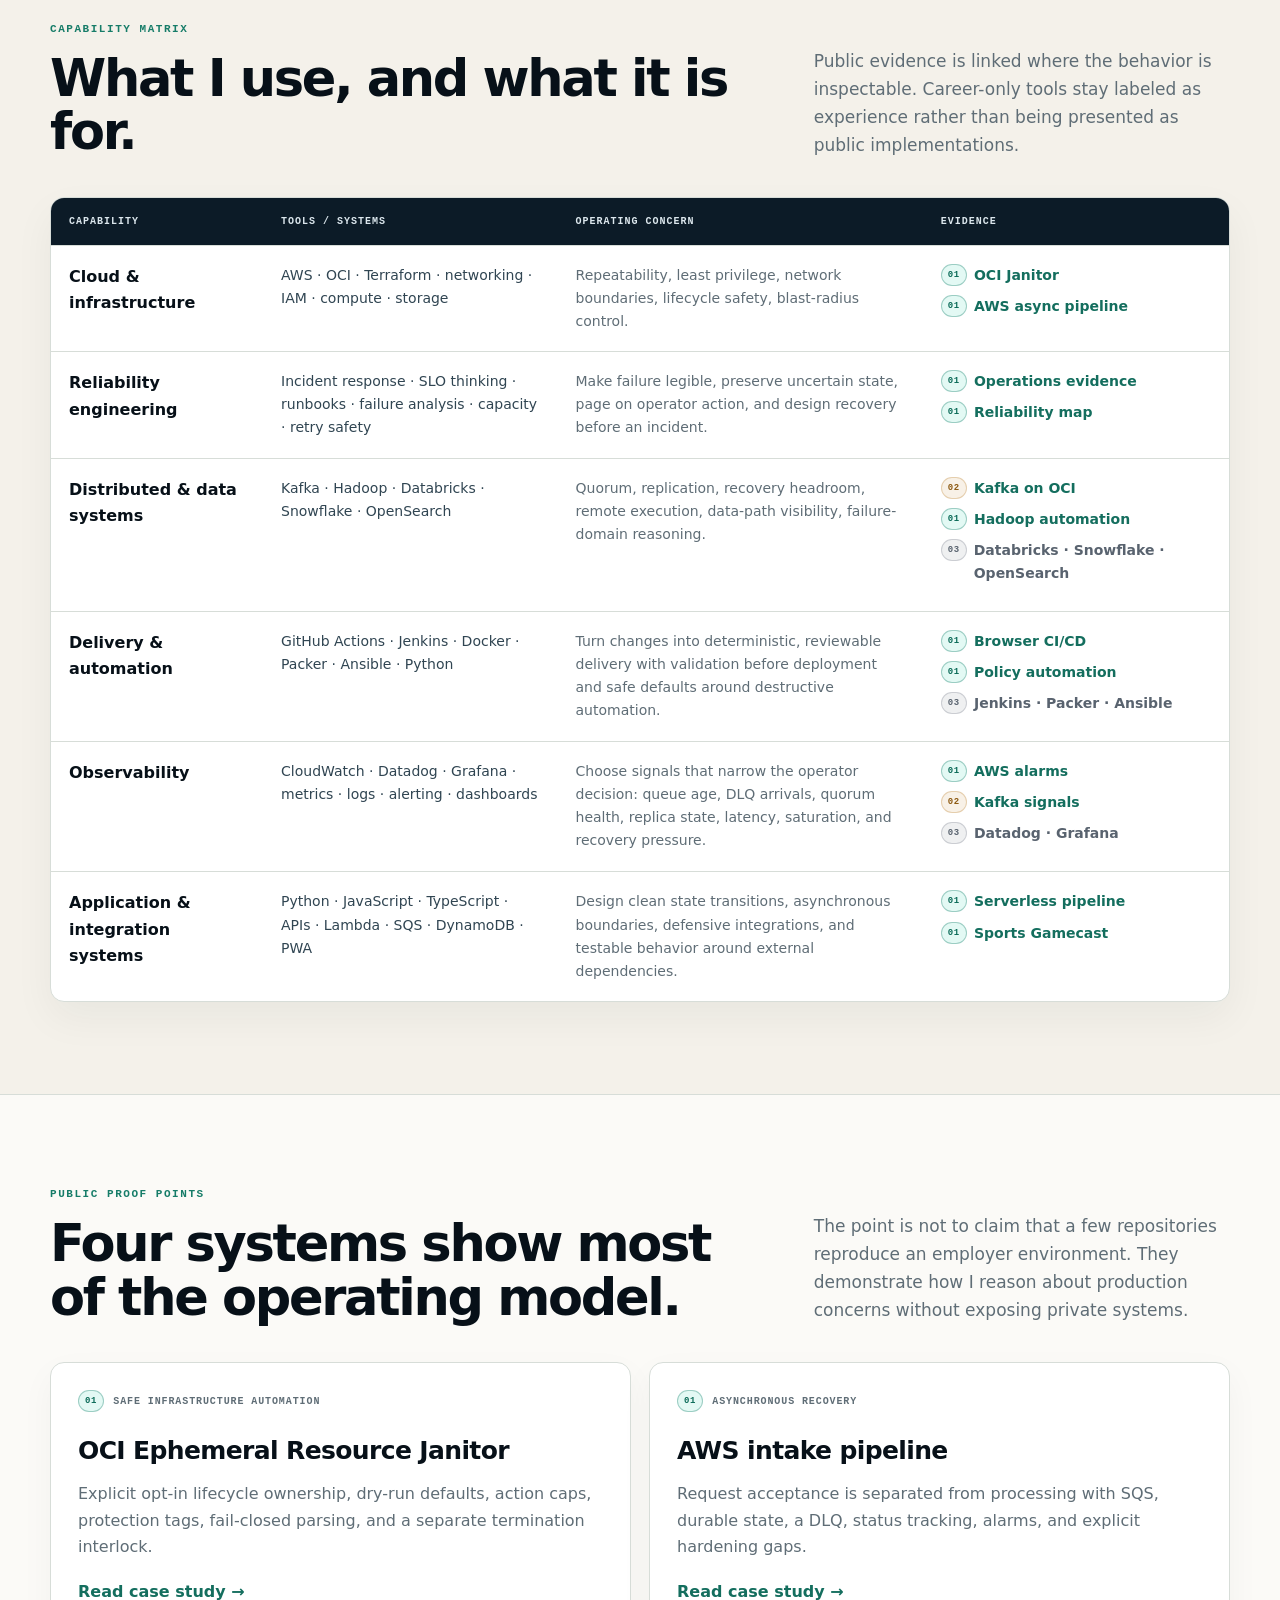
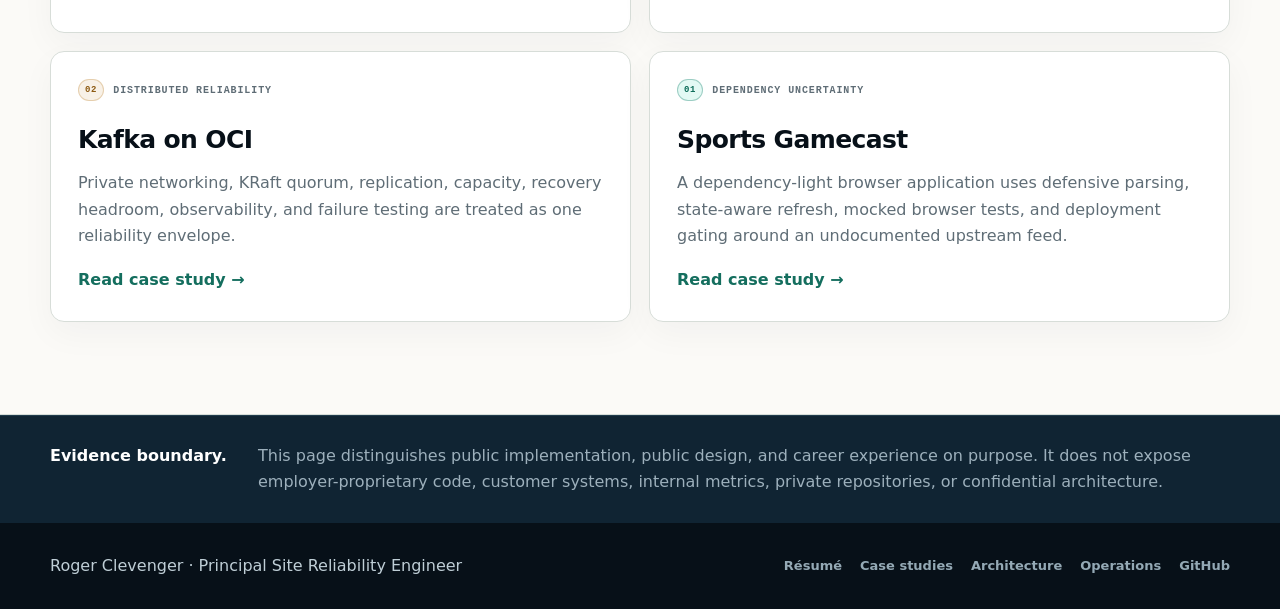
<file: skills/index.html>
<!doctype html>
<html lang="en">
<head>
<meta charset="utf-8">
<meta name="viewport" content="width=device-width,initial-scale=1">
<title>Capability Evidence Map — Roger Clevenger · Principal SRE</title>
<meta name="description" content="A principal-level SRE capability map connecting cloud, reliability, delivery, observability, and distributed systems skills to public engineering evidence.">
<meta name="robots" content="index,follow">
<meta name="theme-color" content="#071018">
<meta property="og:title" content="Capability Evidence Map — Roger Clevenger · Principal SRE">
<meta property="og:description" content="Tools are useful only in context. This map connects SRE capabilities to operating concerns, public systems, and explicit evidence boundaries.">
<meta property="og:type" content="website">
<meta property="og:url" content="https://rclevenger-hm.github.io/portfolio/skills/">
<link rel="canonical" href="https://rclevenger-hm.github.io/portfolio/skills/">
<link rel="stylesheet" href="skills.css">
<script type="application/ld+json">
{
  "@context":"https://schema.org",
  "@type":"ProfilePage",
  "name":"Capability Evidence Map",
  "url":"https://rclevenger-hm.github.io/portfolio/skills/",
  "mainEntity":{
    "@type":"Person",
    "name":"Roger Clevenger",
    "jobTitle":"Principal Site Reliability Engineer",
    "url":"https://rclevenger-hm.github.io/portfolio/",
    "sameAs":["https://github.com/rclevenger-hm"]
  }
}
</script>
</head>
<body>
<a class="skip" href="#main">Skip to capability map</a>

<header class="site-header">
  <div class="shell nav-shell">
    <a class="brand" href="../" aria-label="Return to portfolio"><span class="brand-mark">RC</span><span>Portfolio</span></a>
    <nav aria-label="Capability map navigation">
      <a href="../resume/">Résumé</a>
      <a href="../case-studies/">Case studies</a>
      <a href="../architecture/">Architecture</a>
      <a href="../operations/">Operations</a>
    </nav>
  </div>
</header>

<main id="main">
  <section class="hero">
    <div class="shell hero-grid">
      <div>
        <p class="eyebrow">Capability evidence map</p>
        <h1>Skills in the context of operating systems.</h1>
        <p class="lede">I do not find proficiency bars very useful. A better question is whether a tool or practice can be connected to a real engineering decision: what was built, what can fail, what signal exposes it, and how the system recovers.</p>
        <div class="hero-actions">
          <a class="button primary" href="#matrix">Review capability matrix</a>
          <a class="button secondary" href="../resume/evidence.html">Reliability evidence</a>
        </div>
      </div>
      <aside class="evidence-key" aria-labelledby="evidence-key-title">
        <p class="card-label" id="evidence-key-title">Evidence levels</p>
        <dl>
          <div><dt><span class="level implementation">01</span> Public implementation</dt><dd>Working repository behavior that can be inspected directly.</dd></div>
          <div><dt><span class="level design">02</span> Public design</dt><dd>Architecture or operations work with explicit implementation boundaries.</dd></div>
          <div><dt><span class="level experience">03</span> Career experience</dt><dd>Professional tools or systems represented without exposing private implementation details.</dd></div>
        </dl>
      </aside>
    </div>
  </section>

  <section class="lifecycle" aria-labelledby="lifecycle-title">
    <div class="shell">
      <div class="section-heading">
        <div>
          <p class="eyebrow dark">Operating lifecycle</p>
          <h2 id="lifecycle-title">The toolchain follows the system, not the other way around.</h2>
        </div>
        <p>The same infrastructure is viewed differently when provisioning it, releasing into it, observing it, diagnosing it, and restoring it after failure.</p>
      </div>

      <ol class="lifecycle-flow" aria-label="System operating lifecycle">
        <li>
          <span>01</span>
          <h3>Provision</h3>
          <p>AWS · OCI · Terraform · IAM · networking</p>
          <small>Repeatable infrastructure and explicit policy boundaries.</small>
        </li>
        <li>
          <span>02</span>
          <h3>Deliver</h3>
          <p>GitHub Actions · Jenkins · Docker · Packer · Ansible</p>
          <small>Reviewable changes, deterministic validation, controlled release.</small>
        </li>
        <li>
          <span>03</span>
          <h3>Observe</h3>
          <p>CloudWatch · Datadog · Grafana · logs · metrics</p>
          <small>Signals chosen for operator decisions, not dashboard density.</small>
        </li>
        <li>
          <span>04</span>
          <h3>Diagnose</h3>
          <p>Incident response · runbooks · failure analysis</p>
          <small>Follow state transitions and preserve ambiguous outcomes.</small>
        </li>
        <li>
          <span>05</span>
          <h3>Recover</h3>
          <p>Retries · DLQ · quorum · capacity · rollback</p>
          <small>Prefer bounded, reversible recovery over blind repetition.</small>
        </li>
        <li>
          <span>06</span>
          <h3>Improve</h3>
          <p>Tests · post-incident learning · automation</p>
          <small>Convert repeated operator knowledge into safer system behavior.</small>
        </li>
      </ol>
    </div>
  </section>

  <section id="matrix" class="matrix-section" aria-labelledby="matrix-title">
    <div class="shell">
      <div class="section-heading">
        <div>
          <p class="eyebrow dark">Capability matrix</p>
          <h2 id="matrix-title">What I use, and what it is for.</h2>
        </div>
        <p>Public evidence is linked where the behavior is inspectable. Career-only tools stay labeled as experience rather than being presented as public implementations.</p>
      </div>

      <div class="matrix-wrap" role="region" aria-label="Capability matrix" tabindex="0">
        <table>
          <thead>
            <tr>
              <th scope="col">Capability</th>
              <th scope="col">Tools / systems</th>
              <th scope="col">Operating concern</th>
              <th scope="col">Evidence</th>
            </tr>
          </thead>
          <tbody>
            <tr>
              <th scope="row">Cloud & infrastructure</th>
              <td>AWS · OCI · Terraform · networking · IAM · compute · storage</td>
              <td>Repeatability, least privilege, network boundaries, lifecycle safety, blast-radius control.</td>
              <td>
                <a href="https://github.com/rclevenger-hm/oci-ephemeral-resource-janitor"><span class="level implementation">01</span> OCI Janitor</a>
                <a href="https://github.com/rclevenger-hm/driver_license_authenticity_lambda"><span class="level implementation">01</span> AWS async pipeline</a>
              </td>
            </tr>
            <tr>
              <th scope="row">Reliability engineering</th>
              <td>Incident response · SLO thinking · runbooks · failure analysis · capacity · retry safety</td>
              <td>Make failure legible, preserve uncertain state, page on operator action, and design recovery before an incident.</td>
              <td>
                <a href="../operations/"><span class="level implementation">01</span> Operations evidence</a>
                <a href="../resume/evidence.html"><span class="level implementation">01</span> Reliability map</a>
              </td>
            </tr>
            <tr>
              <th scope="row">Distributed & data systems</th>
              <td>Kafka · Hadoop · Databricks · Snowflake · OpenSearch</td>
              <td>Quorum, replication, recovery headroom, remote execution, data-path visibility, failure-domain reasoning.</td>
              <td>
                <a href="https://github.com/rclevenger-hm/kafka-oci-deployment"><span class="level design">02</span> Kafka on OCI</a>
                <a href="https://github.com/rclevenger-hm/oci-hadoop-job-automation"><span class="level implementation">01</span> Hadoop automation</a>
                <span class="career-only"><span class="level experience">03</span> Databricks · Snowflake · OpenSearch</span>
              </td>
            </tr>
            <tr>
              <th scope="row">Delivery & automation</th>
              <td>GitHub Actions · Jenkins · Docker · Packer · Ansible · Python</td>
              <td>Turn changes into deterministic, reviewable delivery with validation before deployment and safe defaults around destructive automation.</td>
              <td>
                <a href="https://github.com/rclevenger-hm/sports-gamecast"><span class="level implementation">01</span> Browser CI/CD</a>
                <a href="https://github.com/rclevenger-hm/oci-ephemeral-resource-janitor"><span class="level implementation">01</span> Policy automation</a>
                <span class="career-only"><span class="level experience">03</span> Jenkins · Packer · Ansible</span>
              </td>
            </tr>
            <tr>
              <th scope="row">Observability</th>
              <td>CloudWatch · Datadog · Grafana · metrics · logs · alerting · dashboards</td>
              <td>Choose signals that narrow the operator decision: queue age, DLQ arrivals, quorum health, replica state, latency, saturation, and recovery pressure.</td>
              <td>
                <a href="../projects/aws-async-intake/"><span class="level implementation">01</span> AWS alarms</a>
                <a href="../projects/kafka-oci/"><span class="level design">02</span> Kafka signals</a>
                <span class="career-only"><span class="level experience">03</span> Datadog · Grafana</span>
              </td>
            </tr>
            <tr>
              <th scope="row">Application & integration systems</th>
              <td>Python · JavaScript · TypeScript · APIs · Lambda · SQS · DynamoDB · PWA</td>
              <td>Design clean state transitions, asynchronous boundaries, defensive integrations, and testable behavior around external dependencies.</td>
              <td>
                <a href="https://github.com/rclevenger-hm/driver_license_authenticity_lambda"><span class="level implementation">01</span> Serverless pipeline</a>
                <a href="https://github.com/rclevenger-hm/sports-gamecast"><span class="level implementation">01</span> Sports Gamecast</a>
              </td>
            </tr>
          </tbody>
        </table>
      </div>
    </div>
  </section>

  <section class="evidence-section" aria-labelledby="evidence-title">
    <div class="shell">
      <div class="section-heading">
        <div>
          <p class="eyebrow dark">Public proof points</p>
          <h2 id="evidence-title">Four systems show most of the operating model.</h2>
        </div>
        <p>The point is not to claim that a few repositories reproduce an employer environment. They demonstrate how I reason about production concerns without exposing private systems.</p>
      </div>

      <div class="evidence-grid">
        <article>
          <div class="evidence-head"><span class="level implementation">01</span><span>Safe infrastructure automation</span></div>
          <h3>OCI Ephemeral Resource Janitor</h3>
          <p>Explicit opt-in lifecycle ownership, dry-run defaults, action caps, protection tags, fail-closed parsing, and a separate termination interlock.</p>
          <a href="../case-studies/oci-ephemeral-resource-janitor/">Read case study <span aria-hidden="true">→</span></a>
        </article>
        <article>
          <div class="evidence-head"><span class="level implementation">01</span><span>Asynchronous recovery</span></div>
          <h3>AWS intake pipeline</h3>
          <p>Request acceptance is separated from processing with SQS, durable state, a DLQ, status tracking, alarms, and explicit hardening gaps.</p>
          <a href="../projects/aws-async-intake/">Read case study <span aria-hidden="true">→</span></a>
        </article>
        <article>
          <div class="evidence-head"><span class="level design">02</span><span>Distributed reliability</span></div>
          <h3>Kafka on OCI</h3>
          <p>Private networking, KRaft quorum, replication, capacity, recovery headroom, observability, and failure testing are treated as one reliability envelope.</p>
          <a href="../projects/kafka-oci/">Read case study <span aria-hidden="true">→</span></a>
        </article>
        <article>
          <div class="evidence-head"><span class="level implementation">01</span><span>Dependency uncertainty</span></div>
          <h3>Sports Gamecast</h3>
          <p>A dependency-light browser application uses defensive parsing, state-aware refresh, mocked browser tests, and deployment gating around an undocumented upstream feed.</p>
          <a href="../case-studies/sports-gamecast/">Read case study <span aria-hidden="true">→</span></a>
        </article>
      </div>
    </div>
  </section>

  <aside class="scope-note">
    <div class="shell">
      <strong>Evidence boundary.</strong>
      <p>This page distinguishes public implementation, public design, and career experience on purpose. It does not expose employer-proprietary code, customer systems, internal metrics, private repositories, or confidential architecture.</p>
    </div>
  </aside>
</main>

<footer class="site-footer">
  <div class="shell footer-grid">
    <span>Roger Clevenger · Principal Site Reliability Engineer</span>
    <nav aria-label="Footer navigation">
      <a href="../resume/">Résumé</a>
      <a href="../case-studies/">Case studies</a>
      <a href="../architecture/">Architecture</a>
      <a href="../operations/">Operations</a>
      <a href="https://github.com/rclevenger-hm">GitHub</a>
    </nav>
  </div>
</footer>
</body>
</html>
</file>
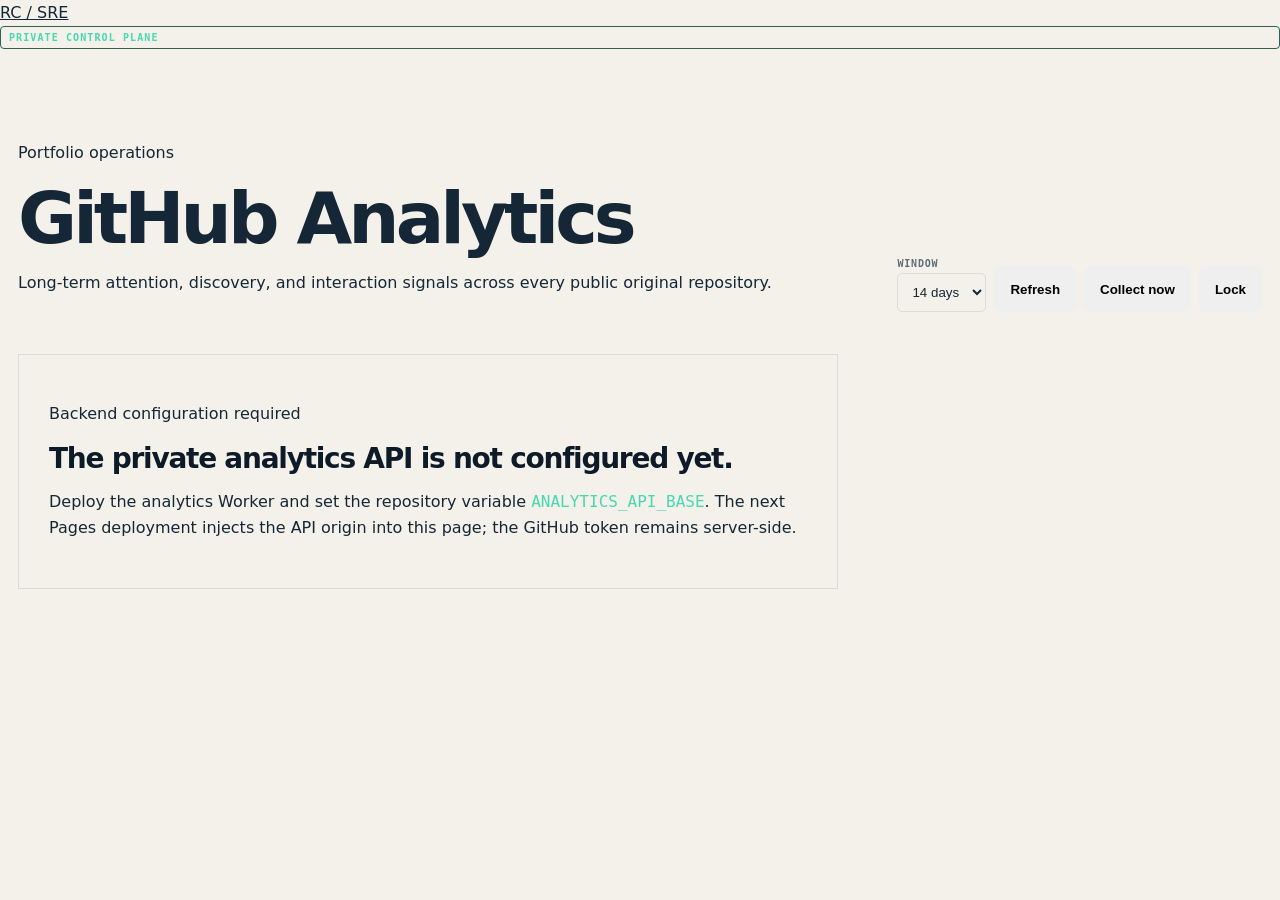
<file: admin/github/index.html>
<!doctype html>
<html lang="en">
<head>
<meta charset="utf-8">
<meta name="viewport" content="width=device-width,initial-scale=1">
<meta name="robots" content="noindex,nofollow,noarchive">
<title>GitHub Analytics — Portfolio Control Plane</title>
<meta name="theme-color" content="#071018">
<link rel="stylesheet" href="../../styles.css">
<link rel="stylesheet" href="analytics.css">
</head>
<body class="analytics-body">
<a class="skip" href="#analytics-main">Skip to analytics</a>
<header class="topbar analytics-topbar"><a class="mark" href="../../"><span class="dot"></span>RC / SRE</a><div class="admin-badge">PRIVATE CONTROL PLANE</div></header>
<main id="analytics-main" class="analytics-shell">
<section class="analytics-hero"><div><p class="eyebrow">Portfolio operations</p><h1>GitHub Analytics</h1><p class="lede">Long-term attention, discovery, and interaction signals across every public original repository.</p></div><div class="analytics-actions"><label>Window<select id="window-select"><option value="7">7 days</option><option value="14" selected>14 days</option><option value="30">30 days</option><option value="90">90 days</option></select></label><button id="refresh-button" class="button" type="button">Refresh</button><button id="collect-button" class="button" type="button">Collect now</button><button id="logout-button" class="button" type="button">Lock</button></div></section>
<section id="setup-state" class="state-panel" hidden><p class="eyebrow">Backend configuration required</p><h2>The private analytics API is not configured yet.</h2><p>Deploy the analytics Worker and set the repository variable <code>ANALYTICS_API_BASE</code>. The next Pages deployment injects the API origin into this page; the GitHub token remains server-side.</p></section>
<section id="signed-out-state" class="state-panel" hidden><p class="eyebrow">Authentication required</p><h2>Analytics data is private.</h2><p>Enter the dashboard access key configured as the Worker secret <code>DASHBOARD_ACCESS_KEY</code>.</p><form id="unlock-form"><label class="key-label">Access key<input id="access-key" type="password" autocomplete="current-password" required></label><button class="button primary" type="submit">Unlock dashboard</button></form></section>
<section id="error-state" class="state-panel error-panel" hidden><p class="eyebrow">Collection or API error</p><h2 id="error-title">The dashboard could not load.</h2><p id="error-detail"></p></section>
<div id="dashboard" hidden>
<section class="analytics-status" aria-live="polite"><span><span class="status-dot"></span> datastore connected</span><span id="last-collected">Last collection: —</span></section>
<section class="metric-grid" aria-label="Portfolio analytics overview"><article><small>PUBLIC REPOS</small><strong id="metric-repos">—</strong><span>non-fork, non-archived</span></article><article><small>STARS</small><strong id="metric-stars">—</strong><span id="delta-stars">—</span></article><article><small>WATCHERS</small><strong id="metric-watchers">—</strong><span id="delta-watchers">—</span></article><article><small>VIEWS</small><strong id="metric-views">—</strong><span id="metric-unique-views">—</span></article><article><small>CLONES</small><strong id="metric-clones">—</strong><span id="metric-unique-clones">—</span></article><article><small>FOLLOWERS</small><strong id="metric-followers">—</strong><span id="delta-followers">—</span></article></section>
<section class="analytics-grid two-col"><article class="analytics-panel wide"><header><div><p class="eyebrow">Trend</p><h2>Portfolio traffic</h2></div><span id="trend-caption">14-day window</span></header><div class="chart-stack"><div><span>Views</span><svg id="chart-views" class="spark" viewBox="0 0 640 130" role="img" aria-label="Repository views over time"></svg></div><div><span>Clones</span><svg id="chart-clones" class="spark" viewBox="0 0 640 130" role="img" aria-label="Repository clones over time"></svg></div><div><span>Stars</span><svg id="chart-stars" class="spark" viewBox="0 0 640 130" role="img" aria-label="Total stars over time"></svg></div><div><span>Followers</span><svg id="chart-followers" class="spark" viewBox="0 0 640 130" role="img" aria-label="GitHub followers over time"></svg></div></div></article><article class="analytics-panel"><header><div><p class="eyebrow">Recent activity</p><h2>New since collection</h2></div></header><ol id="events-list" class="event-list"></ol></article></section>
<section class="analytics-panel"><header><div><p class="eyebrow">Repository attention</p><h2>Which projects are attracting interest?</h2></div><span class="formula">unique visitors + stars×10 + watchers×20 + forks×15 + unique cloners×3</span></header><div class="table-wrap"><table><thead><tr><th>Repository</th><th>Views</th><th>Stars</th><th>Watchers</th><th>Forks</th><th>Clones</th><th>Open PRs</th><th>Attention</th></tr></thead><tbody id="repo-table"></tbody></table></div><p class="panel-note">Attention is a directional prioritization signal for the portfolio, not a quality score.</p></section>
<section class="analytics-grid two-col"><article class="analytics-panel"><header><div><p class="eyebrow">Discovery</p><h2>Top referral sources</h2></div><span>Current GitHub traffic window</span></header><div id="referrers-list" class="bar-list"></div></article><article class="analytics-panel"><header><div><p class="eyebrow">Discovery</p><h2>Popular paths</h2></div><span>Top content across repositories</span></header><ol id="paths-list" class="path-list"></ol></article></section>
</div>
</main>
<script>window.PORTFOLIO_ANALYTICS={apiBase:"__ANALYTICS_API_BASE__"};</script><script src="app.js" defer></script>
</body></html>
</file>
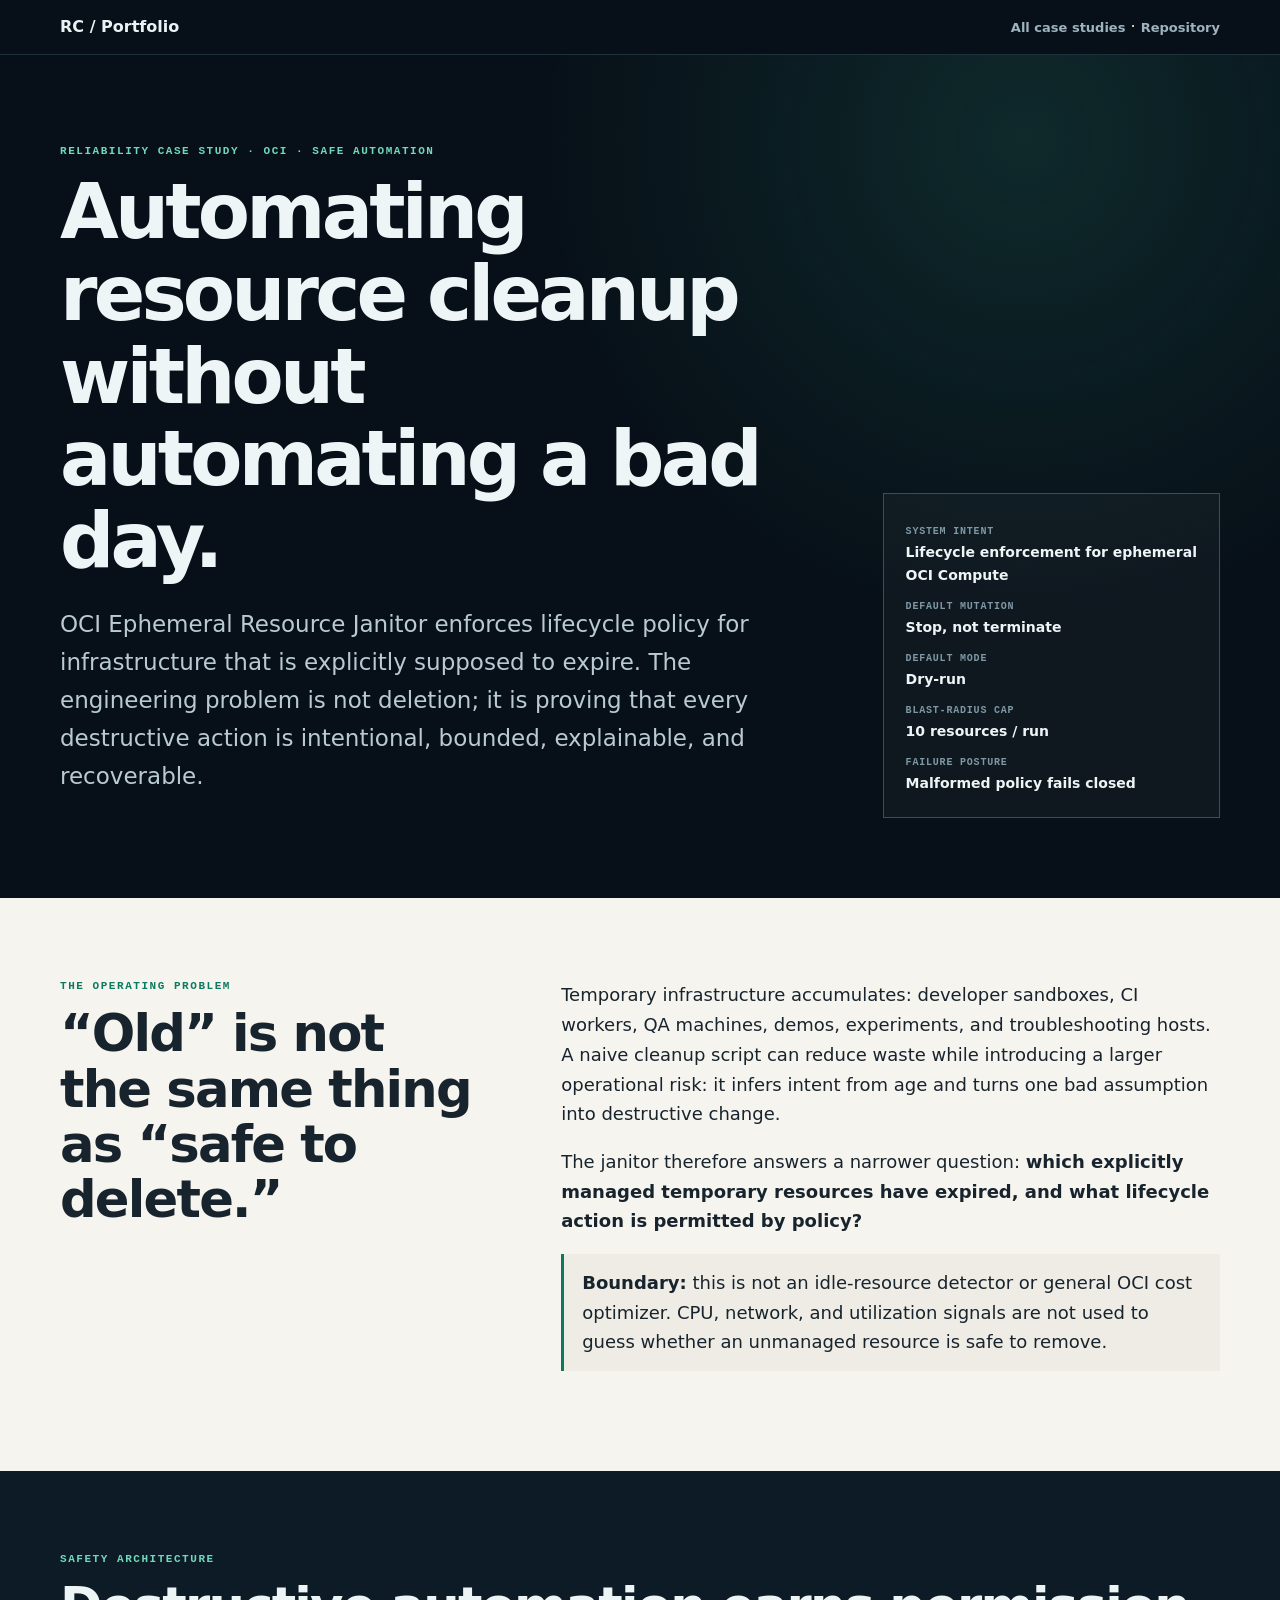
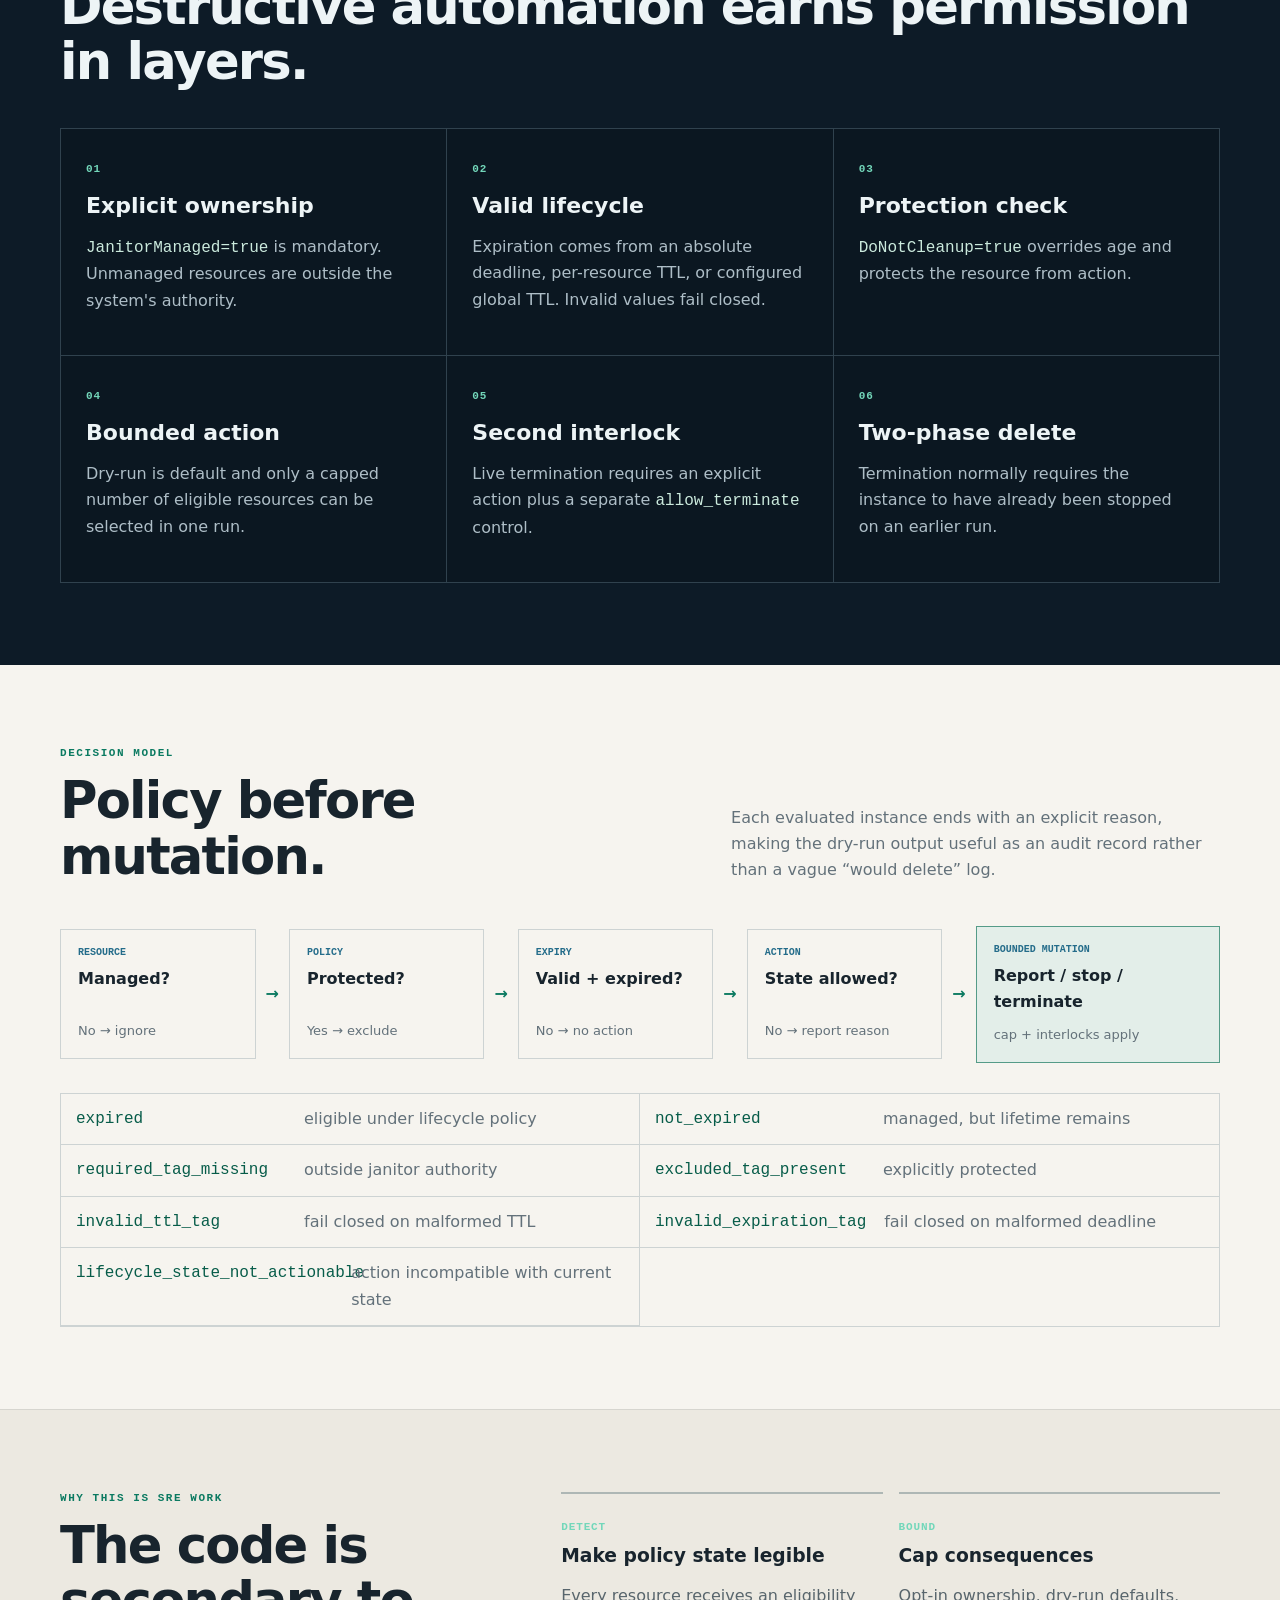
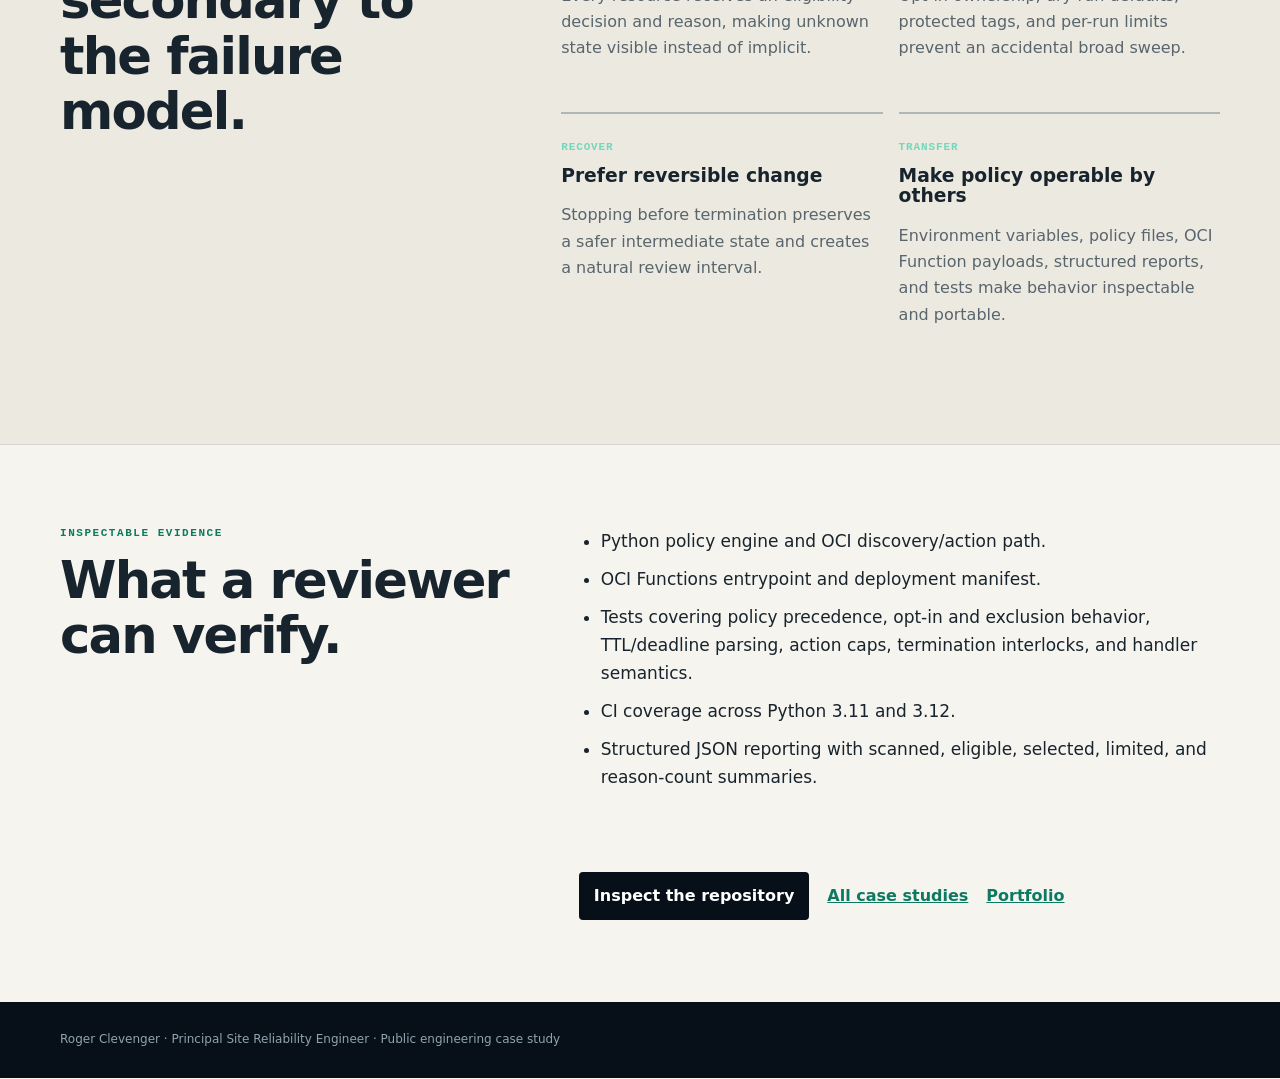
<file: case-studies/oci-ephemeral-resource-janitor/index.html>
<!doctype html>
<html lang="en">
<head>
<meta charset="utf-8">
<meta name="viewport" content="width=device-width,initial-scale=1">
<title>OCI Ephemeral Resource Janitor — Reliability Case Study</title>
<meta name="description" content="A principal-level SRE case study on safety-first OCI lifecycle automation: opt-in policy, fail-closed parsing, bounded blast radius, two-phase termination, and auditable decisions.">
<meta name="robots" content="index,follow">
<meta name="theme-color" content="#071018">
<meta property="og:title" content="OCI Ephemeral Resource Janitor — Reliability Case Study">
<meta property="og:description" content="Safety-first OCI lifecycle automation with explicit ownership, fail-closed policy, bounded blast radius, and reversible destructive actions.">
<meta property="og:type" content="article">
<meta property="og:url" content="https://rclevenger-hm.github.io/portfolio/case-studies/oci-ephemeral-resource-janitor/">
<link rel="canonical" href="https://rclevenger-hm.github.io/portfolio/case-studies/oci-ephemeral-resource-janitor/">
<link rel="stylesheet" href="../case-study.css">
<script type="application/ld+json">{"@context":"https://schema.org","@type":"TechArticle","headline":"OCI Ephemeral Resource Janitor — Reliability Case Study","author":{"@type":"Person","name":"Roger Clevenger","jobTitle":"Principal Site Reliability Engineer"},"about":["Oracle Cloud Infrastructure","Site Reliability Engineering","Safe Automation","Blast Radius","Infrastructure Lifecycle Policy"],"url":"https://rclevenger-hm.github.io/portfolio/case-studies/oci-ephemeral-resource-janitor/"}</script>
</head>
<body>
<a class="skip" href="#main">Skip to case study</a>
<header class="case-nav"><a href="../../">RC / Portfolio</a><nav><a href="../">All case studies</a> · <a href="https://github.com/rclevenger-hm/oci-ephemeral-resource-janitor">Repository</a></nav></header>
<main id="main">
<section class="case-hero">
  <div class="wrap hero-grid">
    <div>
      <p class="eyebrow">Reliability case study · OCI · safe automation</p>
      <h1>Automating resource cleanup without automating a bad day.</h1>
      <p class="lede">OCI Ephemeral Resource Janitor enforces lifecycle policy for infrastructure that is explicitly supposed to expire. The engineering problem is not deletion; it is proving that every destructive action is intentional, bounded, explainable, and recoverable.</p>
    </div>
    <aside class="brief">
      <span>System intent</span><strong>Lifecycle enforcement for ephemeral OCI Compute</strong>
      <span>Default mutation</span><strong>Stop, not terminate</strong>
      <span>Default mode</span><strong>Dry-run</strong>
      <span>Blast-radius cap</span><strong>10 resources / run</strong>
      <span>Failure posture</span><strong>Malformed policy fails closed</strong>
    </aside>
  </div>
</section>

<section class="section paper">
  <div class="wrap split">
    <div><p class="eyebrow dark">The operating problem</p><h2>“Old” is not the same thing as “safe to delete.”</h2></div>
    <div class="prose"><p>Temporary infrastructure accumulates: developer sandboxes, CI workers, QA machines, demos, experiments, and troubleshooting hosts. A naive cleanup script can reduce waste while introducing a larger operational risk: it infers intent from age and turns one bad assumption into destructive change.</p><p>The janitor therefore answers a narrower question: <strong>which explicitly managed temporary resources have expired, and what lifecycle action is permitted by policy?</strong></p><p class="boundary"><strong>Boundary:</strong> this is not an idle-resource detector or general OCI cost optimizer. CPU, network, and utilization signals are not used to guess whether an unmanaged resource is safe to remove.</p></div>
  </div>
</section>

<section class="section ink">
  <div class="wrap">
    <p class="eyebrow">Safety architecture</p>
    <h2>Destructive automation earns permission in layers.</h2>
    <div class="guardrail-flow" aria-label="Safety decision flow">
      <article><span>01</span><h3>Explicit ownership</h3><p><code>JanitorManaged=true</code> is mandatory. Unmanaged resources are outside the system's authority.</p></article>
      <article><span>02</span><h3>Valid lifecycle</h3><p>Expiration comes from an absolute deadline, per-resource TTL, or configured global TTL. Invalid values fail closed.</p></article>
      <article><span>03</span><h3>Protection check</h3><p><code>DoNotCleanup=true</code> overrides age and protects the resource from action.</p></article>
      <article><span>04</span><h3>Bounded action</h3><p>Dry-run is default and only a capped number of eligible resources can be selected in one run.</p></article>
      <article><span>05</span><h3>Second interlock</h3><p>Live termination requires an explicit action plus a separate <code>allow_terminate</code> control.</p></article>
      <article><span>06</span><h3>Two-phase delete</h3><p>Termination normally requires the instance to have already been stopped on an earlier run.</p></article>
    </div>
  </div>
</section>

<section class="section paper">
  <div class="wrap">
    <header class="section-head"><div><p class="eyebrow dark">Decision model</p><h2>Policy before mutation.</h2></div><p>Each evaluated instance ends with an explicit reason, making the dry-run output useful as an audit record rather than a vague “would delete” log.</p></header>
    <div class="decision-diagram" role="img" aria-label="Janitor decision path from managed resource to report, stop, or terminate">
      <div><small>Resource</small><strong>Managed?</strong><em>No → ignore</em></div><b>→</b>
      <div><small>Policy</small><strong>Protected?</strong><em>Yes → exclude</em></div><b>→</b>
      <div><small>Expiry</small><strong>Valid + expired?</strong><em>No → no action</em></div><b>→</b>
      <div><small>Action</small><strong>State allowed?</strong><em>No → report reason</em></div><b>→</b>
      <div class="active"><small>Bounded mutation</small><strong>Report / stop / terminate</strong><em>cap + interlocks apply</em></div>
    </div>
    <div class="reason-grid">
      <div><code>expired</code><span>eligible under lifecycle policy</span></div>
      <div><code>not_expired</code><span>managed, but lifetime remains</span></div>
      <div><code>required_tag_missing</code><span>outside janitor authority</span></div>
      <div><code>excluded_tag_present</code><span>explicitly protected</span></div>
      <div><code>invalid_ttl_tag</code><span>fail closed on malformed TTL</span></div>
      <div><code>invalid_expiration_tag</code><span>fail closed on malformed deadline</span></div>
      <div><code>lifecycle_state_not_actionable</code><span>action incompatible with current state</span></div>
    </div>
  </div>
</section>

<section class="section soft">
  <div class="wrap split">
    <div><p class="eyebrow dark">Why this is SRE work</p><h2>The code is secondary to the failure model.</h2></div>
    <div class="principles">
      <article><span>Detect</span><h3>Make policy state legible</h3><p>Every resource receives an eligibility decision and reason, making unknown state visible instead of implicit.</p></article>
      <article><span>Bound</span><h3>Cap consequences</h3><p>Opt-in ownership, dry-run defaults, protected tags, and per-run limits prevent an accidental broad sweep.</p></article>
      <article><span>Recover</span><h3>Prefer reversible change</h3><p>Stopping before termination preserves a safer intermediate state and creates a natural review interval.</p></article>
      <article><span>Transfer</span><h3>Make policy operable by others</h3><p>Environment variables, policy files, OCI Function payloads, structured reports, and tests make behavior inspectable and portable.</p></article>
    </div>
  </div>
</section>

<section class="section paper">
  <div class="wrap evidence">
    <div><p class="eyebrow dark">Inspectable evidence</p><h2>What a reviewer can verify.</h2></div>
    <ul>
      <li>Python policy engine and OCI discovery/action path.</li>
      <li>OCI Functions entrypoint and deployment manifest.</li>
      <li>Tests covering policy precedence, opt-in and exclusion behavior, TTL/deadline parsing, action caps, termination interlocks, and handler semantics.</li>
      <li>CI coverage across Python 3.11 and 3.12.</li>
      <li>Structured JSON reporting with scanned, eligible, selected, limited, and reason-count summaries.</li>
    </ul>
    <div class="actions"><a class="button" href="https://github.com/rclevenger-hm/oci-ephemeral-resource-janitor">Inspect the repository</a><a href="../">All case studies</a><a href="../../">Portfolio</a></div>
  </div>
</section>
</main>
<footer><div class="wrap">Roger Clevenger · Principal Site Reliability Engineer · Public engineering case study</div></footer>
</body>
</html>
</file>
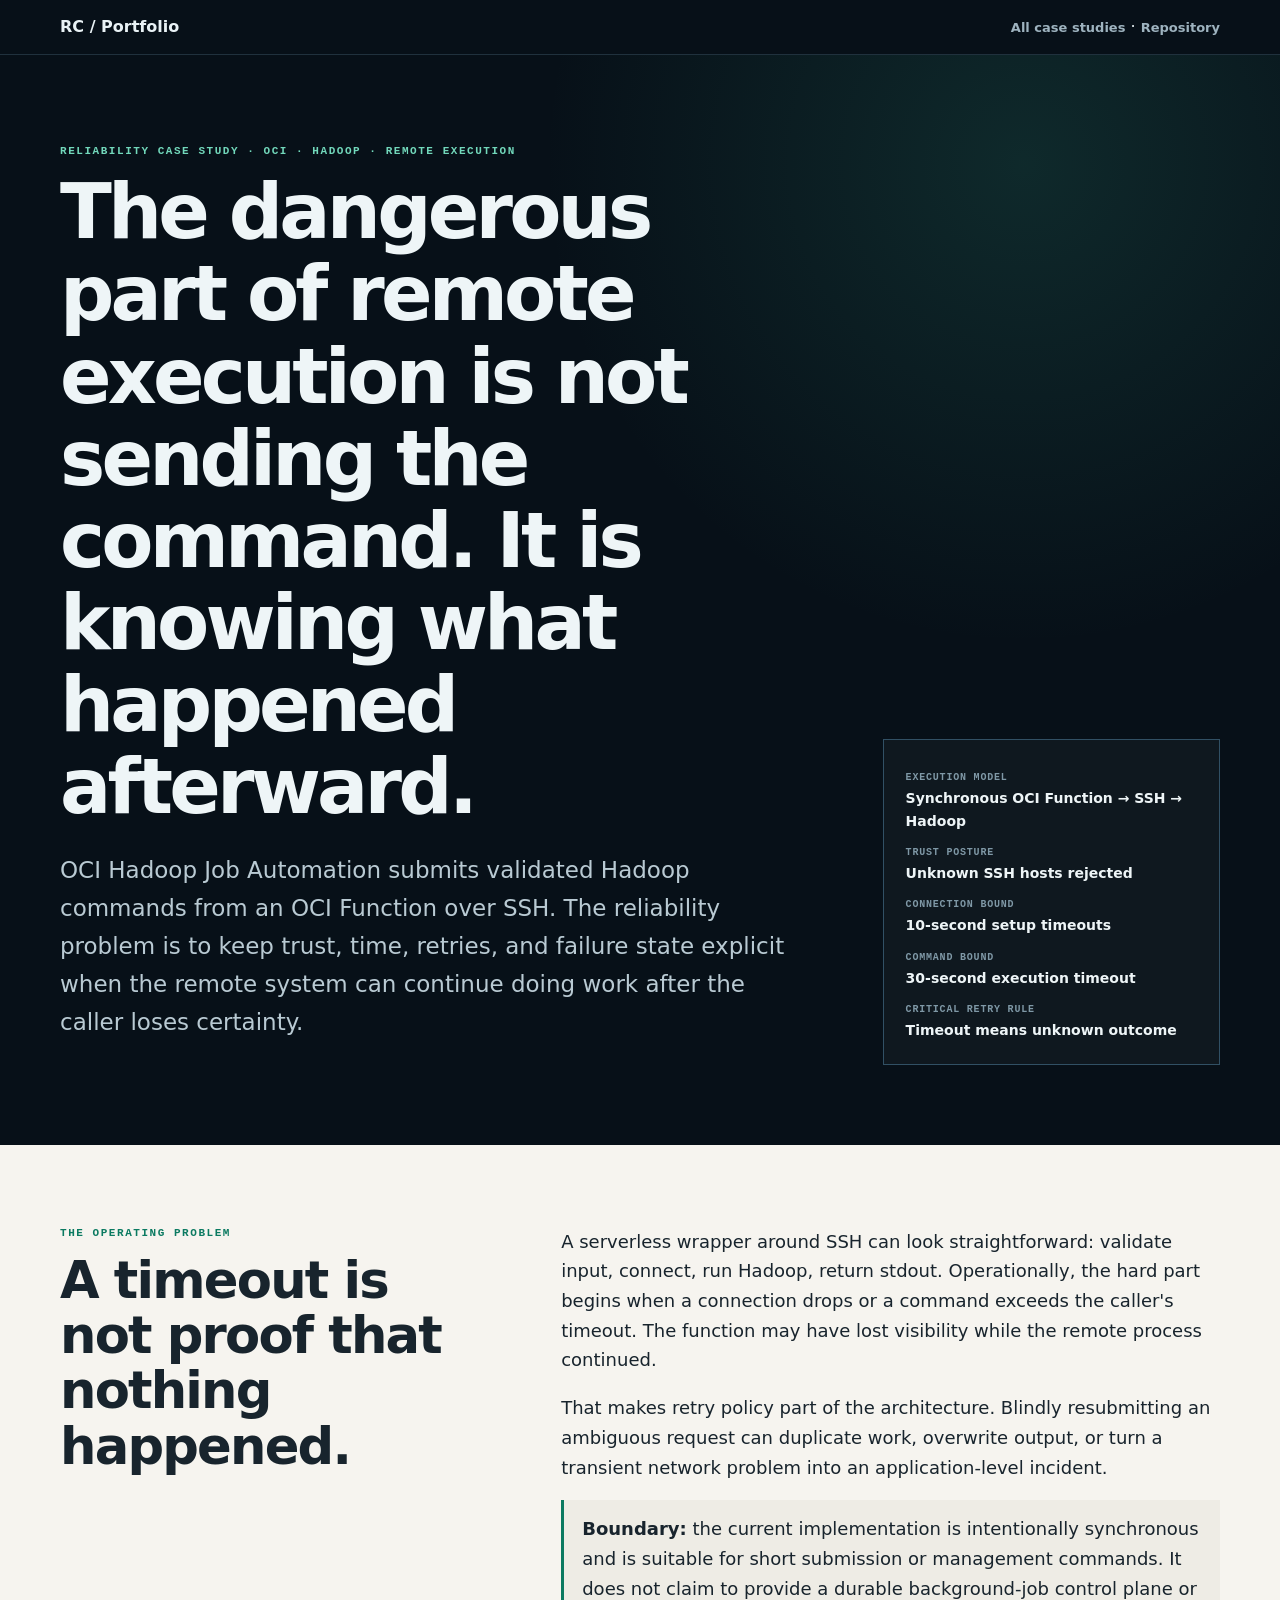
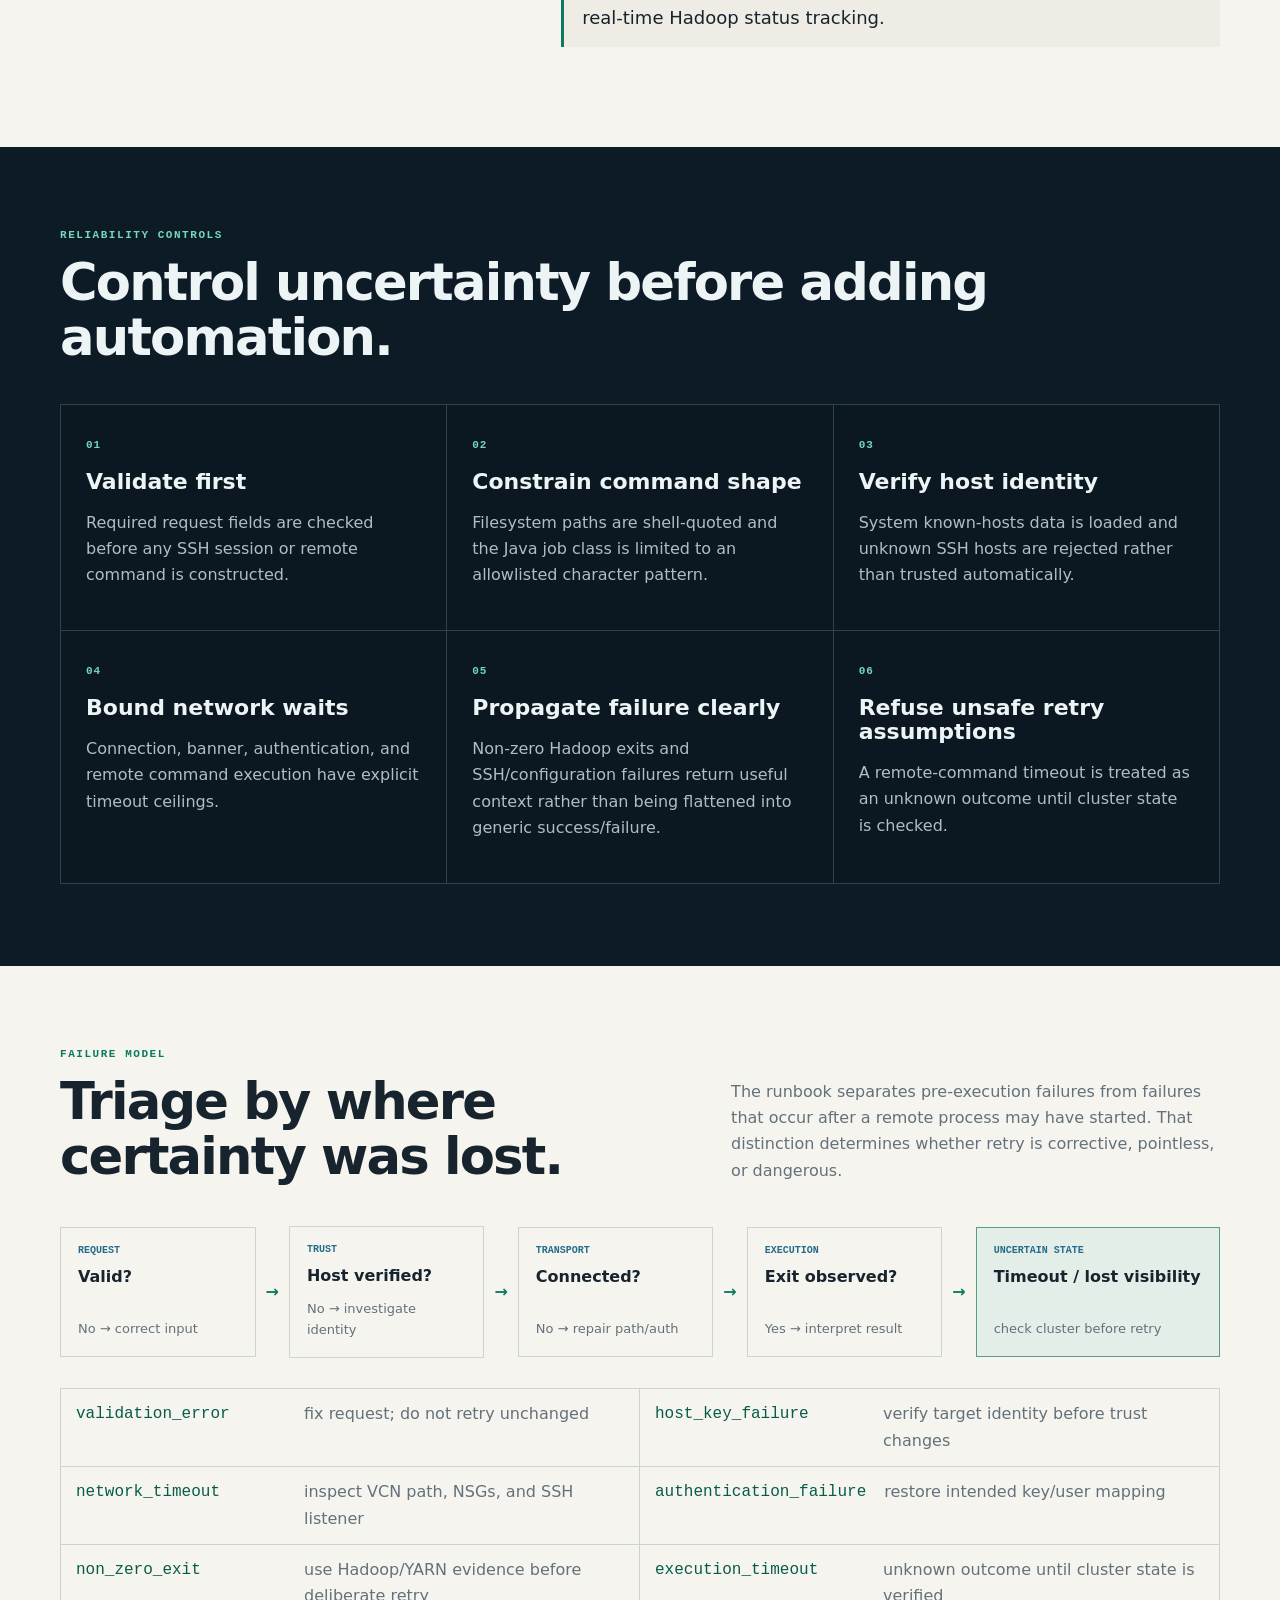
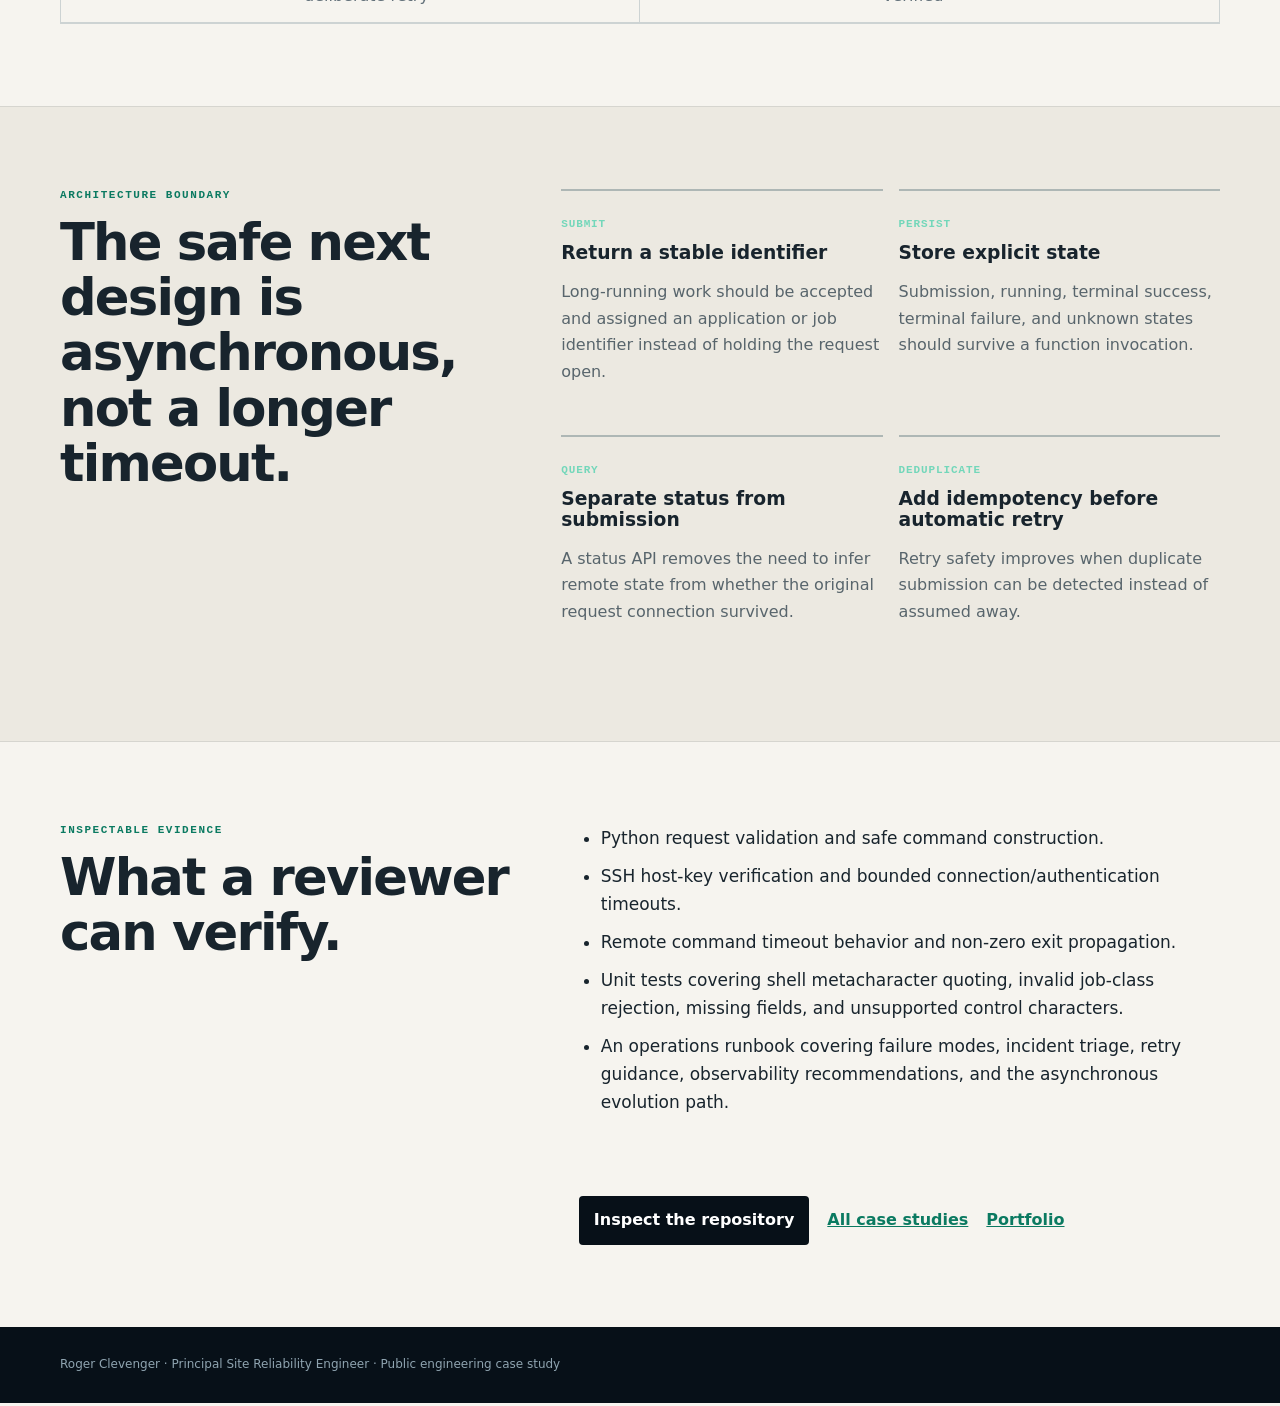
<file: case-studies/oci-hadoop-job-automation/index.html>
<!doctype html>
<html lang="en">
<head>
<meta charset="utf-8">
<meta name="viewport" content="width=device-width,initial-scale=1">
<title>OCI Hadoop Job Automation — Reliability Case Study</title>
<meta name="description" content="A principal-level SRE case study on bounded remote execution, SSH trust, ambiguous outcomes, retry safety, and the synchronous execution boundary for Hadoop automation on OCI.">
<meta name="robots" content="index,follow">
<meta name="theme-color" content="#071018">
<meta property="og:title" content="OCI Hadoop Job Automation — Reliability Case Study">
<meta property="og:description" content="Bounded remote execution on OCI with explicit SSH trust, timeout semantics, retry safety, and ambiguous-outcome handling for Hadoop automation.">
<meta property="og:type" content="article">
<meta property="og:url" content="https://rclevenger-hm.github.io/portfolio/case-studies/oci-hadoop-job-automation/">
<link rel="canonical" href="https://rclevenger-hm.github.io/portfolio/case-studies/oci-hadoop-job-automation/">
<link rel="stylesheet" href="../case-study.css">
<script type="application/ld+json">{"@context":"https://schema.org","@type":"TechArticle","headline":"OCI Hadoop Job Automation — Reliability Case Study","author":{"@type":"Person","name":"Roger Clevenger","jobTitle":"Principal Site Reliability Engineer"},"about":["Oracle Cloud Infrastructure","Hadoop","Site Reliability Engineering","SSH","Retry Safety","Operational Boundaries"],"url":"https://rclevenger-hm.github.io/portfolio/case-studies/oci-hadoop-job-automation/"}</script>
</head>
<body>
<a class="skip" href="#main">Skip to case study</a>
<header class="case-nav"><a href="../../">RC / Portfolio</a><nav><a href="../">All case studies</a> · <a href="https://github.com/rclevenger-hm/oci-hadoop-job-automation">Repository</a></nav></header>
<main id="main">
<section class="case-hero">
  <div class="wrap hero-grid">
    <div>
      <p class="eyebrow">Reliability case study · OCI · Hadoop · remote execution</p>
      <h1>The dangerous part of remote execution is not sending the command. It is knowing what happened afterward.</h1>
      <p class="lede">OCI Hadoop Job Automation submits validated Hadoop commands from an OCI Function over SSH. The reliability problem is to keep trust, time, retries, and failure state explicit when the remote system can continue doing work after the caller loses certainty.</p>
    </div>
    <aside class="brief">
      <span>Execution model</span><strong>Synchronous OCI Function → SSH → Hadoop</strong>
      <span>Trust posture</span><strong>Unknown SSH hosts rejected</strong>
      <span>Connection bound</span><strong>10-second setup timeouts</strong>
      <span>Command bound</span><strong>30-second execution timeout</strong>
      <span>Critical retry rule</span><strong>Timeout means unknown outcome</strong>
    </aside>
  </div>
</section>

<section class="section paper">
  <div class="wrap split">
    <div><p class="eyebrow dark">The operating problem</p><h2>A timeout is not proof that nothing happened.</h2></div>
    <div class="prose">
      <p>A serverless wrapper around SSH can look straightforward: validate input, connect, run Hadoop, return stdout. Operationally, the hard part begins when a connection drops or a command exceeds the caller's timeout. The function may have lost visibility while the remote process continued.</p>
      <p>That makes retry policy part of the architecture. Blindly resubmitting an ambiguous request can duplicate work, overwrite output, or turn a transient network problem into an application-level incident.</p>
      <p class="boundary"><strong>Boundary:</strong> the current implementation is intentionally synchronous and is suitable for short submission or management commands. It does not claim to provide a durable background-job control plane or real-time Hadoop status tracking.</p>
    </div>
  </div>
</section>

<section class="section ink">
  <div class="wrap">
    <p class="eyebrow">Reliability controls</p>
    <h2>Control uncertainty before adding automation.</h2>
    <div class="guardrail-flow" aria-label="OCI Hadoop execution reliability controls">
      <article><span>01</span><h3>Validate first</h3><p>Required request fields are checked before any SSH session or remote command is constructed.</p></article>
      <article><span>02</span><h3>Constrain command shape</h3><p>Filesystem paths are shell-quoted and the Java job class is limited to an allowlisted character pattern.</p></article>
      <article><span>03</span><h3>Verify host identity</h3><p>System known-hosts data is loaded and unknown SSH hosts are rejected rather than trusted automatically.</p></article>
      <article><span>04</span><h3>Bound network waits</h3><p>Connection, banner, authentication, and remote command execution have explicit timeout ceilings.</p></article>
      <article><span>05</span><h3>Propagate failure clearly</h3><p>Non-zero Hadoop exits and SSH/configuration failures return useful context rather than being flattened into generic success/failure.</p></article>
      <article><span>06</span><h3>Refuse unsafe retry assumptions</h3><p>A remote-command timeout is treated as an unknown outcome until cluster state is checked.</p></article>
    </div>
  </div>
</section>

<section class="section paper">
  <div class="wrap">
    <header class="section-head"><div><p class="eyebrow dark">Failure model</p><h2>Triage by where certainty was lost.</h2></div><p>The runbook separates pre-execution failures from failures that occur after a remote process may have started. That distinction determines whether retry is corrective, pointless, or dangerous.</p></header>
    <div class="decision-diagram" role="img" aria-label="Failure decision path from request validation to safe retry decision">
      <div><small>Request</small><strong>Valid?</strong><em>No → correct input</em></div><b>→</b>
      <div><small>Trust</small><strong>Host verified?</strong><em>No → investigate identity</em></div><b>→</b>
      <div><small>Transport</small><strong>Connected?</strong><em>No → repair path/auth</em></div><b>→</b>
      <div><small>Execution</small><strong>Exit observed?</strong><em>Yes → interpret result</em></div><b>→</b>
      <div class="active"><small>Uncertain state</small><strong>Timeout / lost visibility</strong><em>check cluster before retry</em></div>
    </div>
    <div class="reason-grid">
      <div><code>validation_error</code><span>fix request; do not retry unchanged</span></div>
      <div><code>host_key_failure</code><span>verify target identity before trust changes</span></div>
      <div><code>network_timeout</code><span>inspect VCN path, NSGs, and SSH listener</span></div>
      <div><code>authentication_failure</code><span>restore intended key/user mapping</span></div>
      <div><code>non_zero_exit</code><span>use Hadoop/YARN evidence before deliberate retry</span></div>
      <div><code>execution_timeout</code><span>unknown outcome until cluster state is verified</span></div>
    </div>
  </div>
</section>

<section class="section soft">
  <div class="wrap split">
    <div><p class="eyebrow dark">Architecture boundary</p><h2>The safe next design is asynchronous, not a longer timeout.</h2></div>
    <div class="principles">
      <article><span>Submit</span><h3>Return a stable identifier</h3><p>Long-running work should be accepted and assigned an application or job identifier instead of holding the request open.</p></article>
      <article><span>Persist</span><h3>Store explicit state</h3><p>Submission, running, terminal success, terminal failure, and unknown states should survive a function invocation.</p></article>
      <article><span>Query</span><h3>Separate status from submission</h3><p>A status API removes the need to infer remote state from whether the original request connection survived.</p></article>
      <article><span>Deduplicate</span><h3>Add idempotency before automatic retry</h3><p>Retry safety improves when duplicate submission can be detected instead of assumed away.</p></article>
    </div>
  </div>
</section>

<section class="section paper">
  <div class="wrap evidence">
    <div><p class="eyebrow dark">Inspectable evidence</p><h2>What a reviewer can verify.</h2></div>
    <ul>
      <li>Python request validation and safe command construction.</li>
      <li>SSH host-key verification and bounded connection/authentication timeouts.</li>
      <li>Remote command timeout behavior and non-zero exit propagation.</li>
      <li>Unit tests covering shell metacharacter quoting, invalid job-class rejection, missing fields, and unsupported control characters.</li>
      <li>An operations runbook covering failure modes, incident triage, retry guidance, observability recommendations, and the asynchronous evolution path.</li>
    </ul>
    <div class="actions"><a class="button" href="https://github.com/rclevenger-hm/oci-hadoop-job-automation">Inspect the repository</a><a href="../">All case studies</a><a href="../../">Portfolio</a></div>
  </div>
</section>
</main>
<footer><div class="wrap">Roger Clevenger · Principal Site Reliability Engineer · Public engineering case study</div></footer>
</body>
</html>
</file>
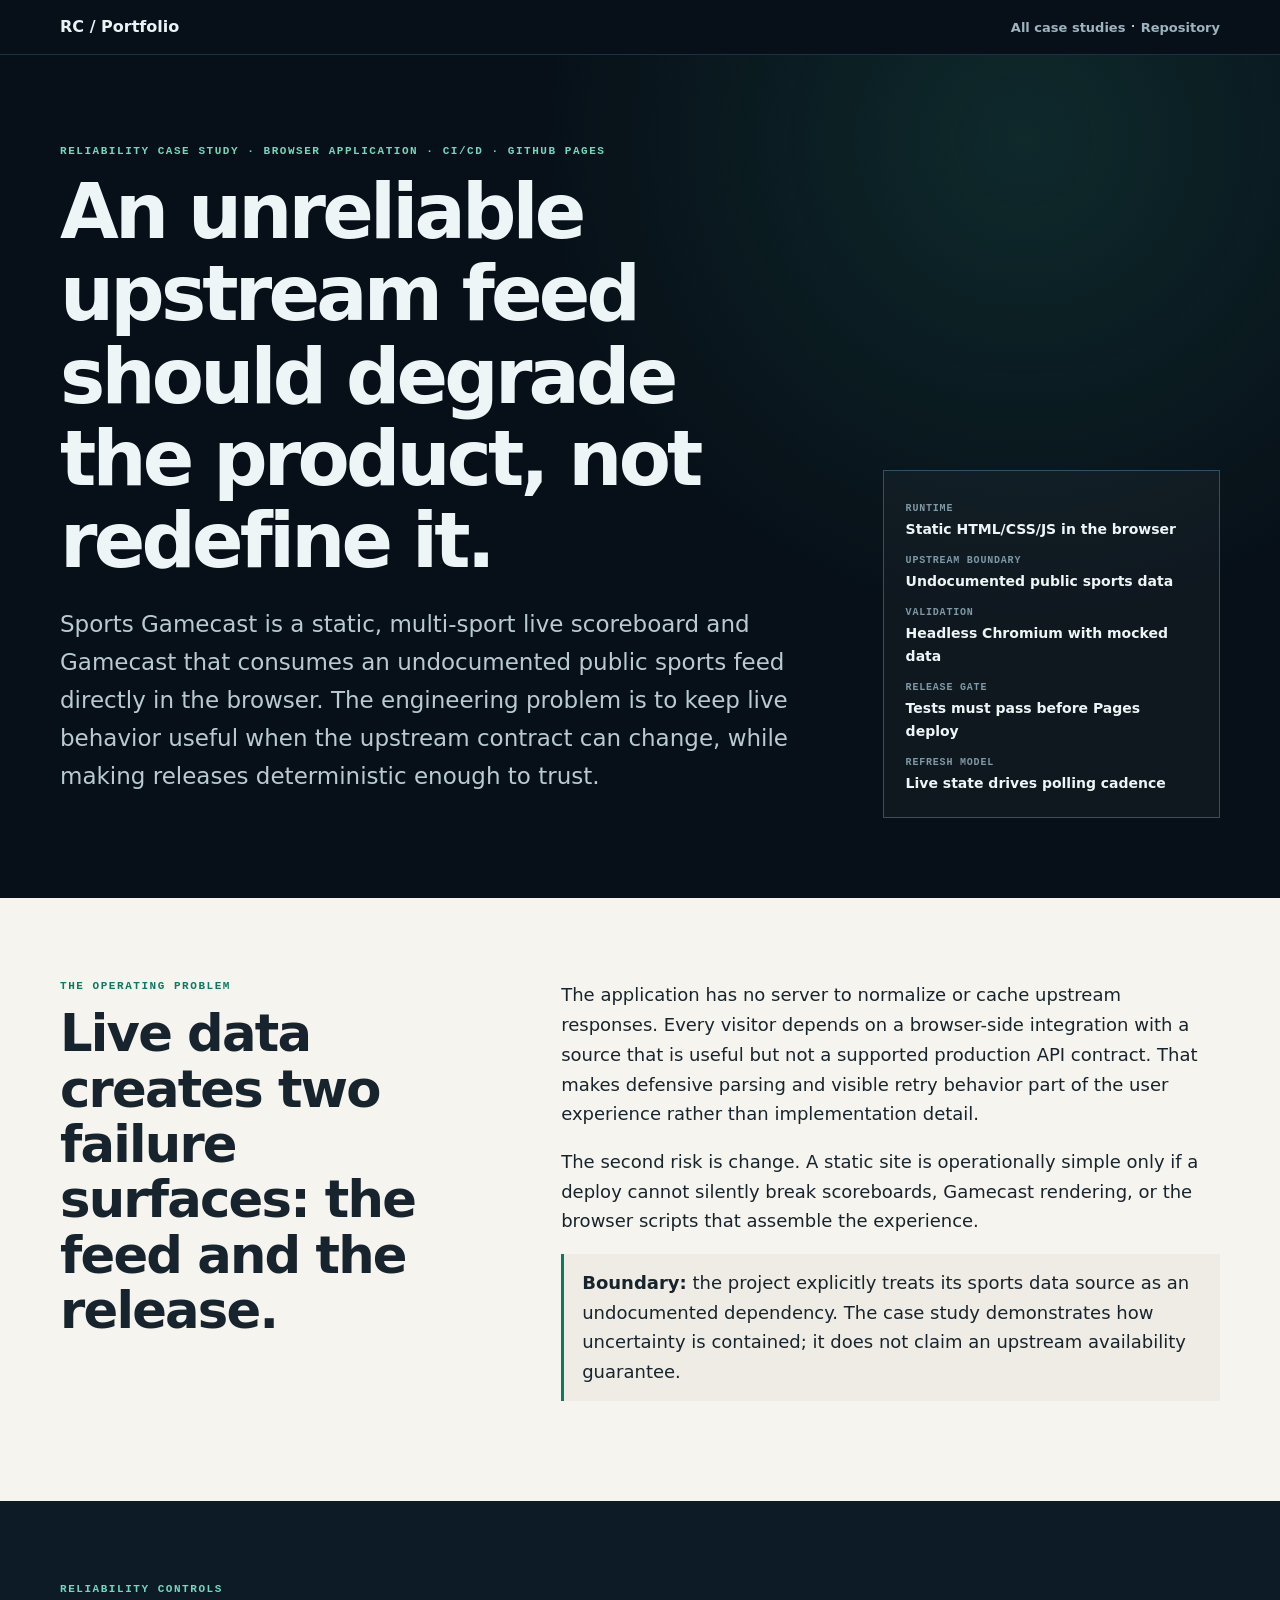
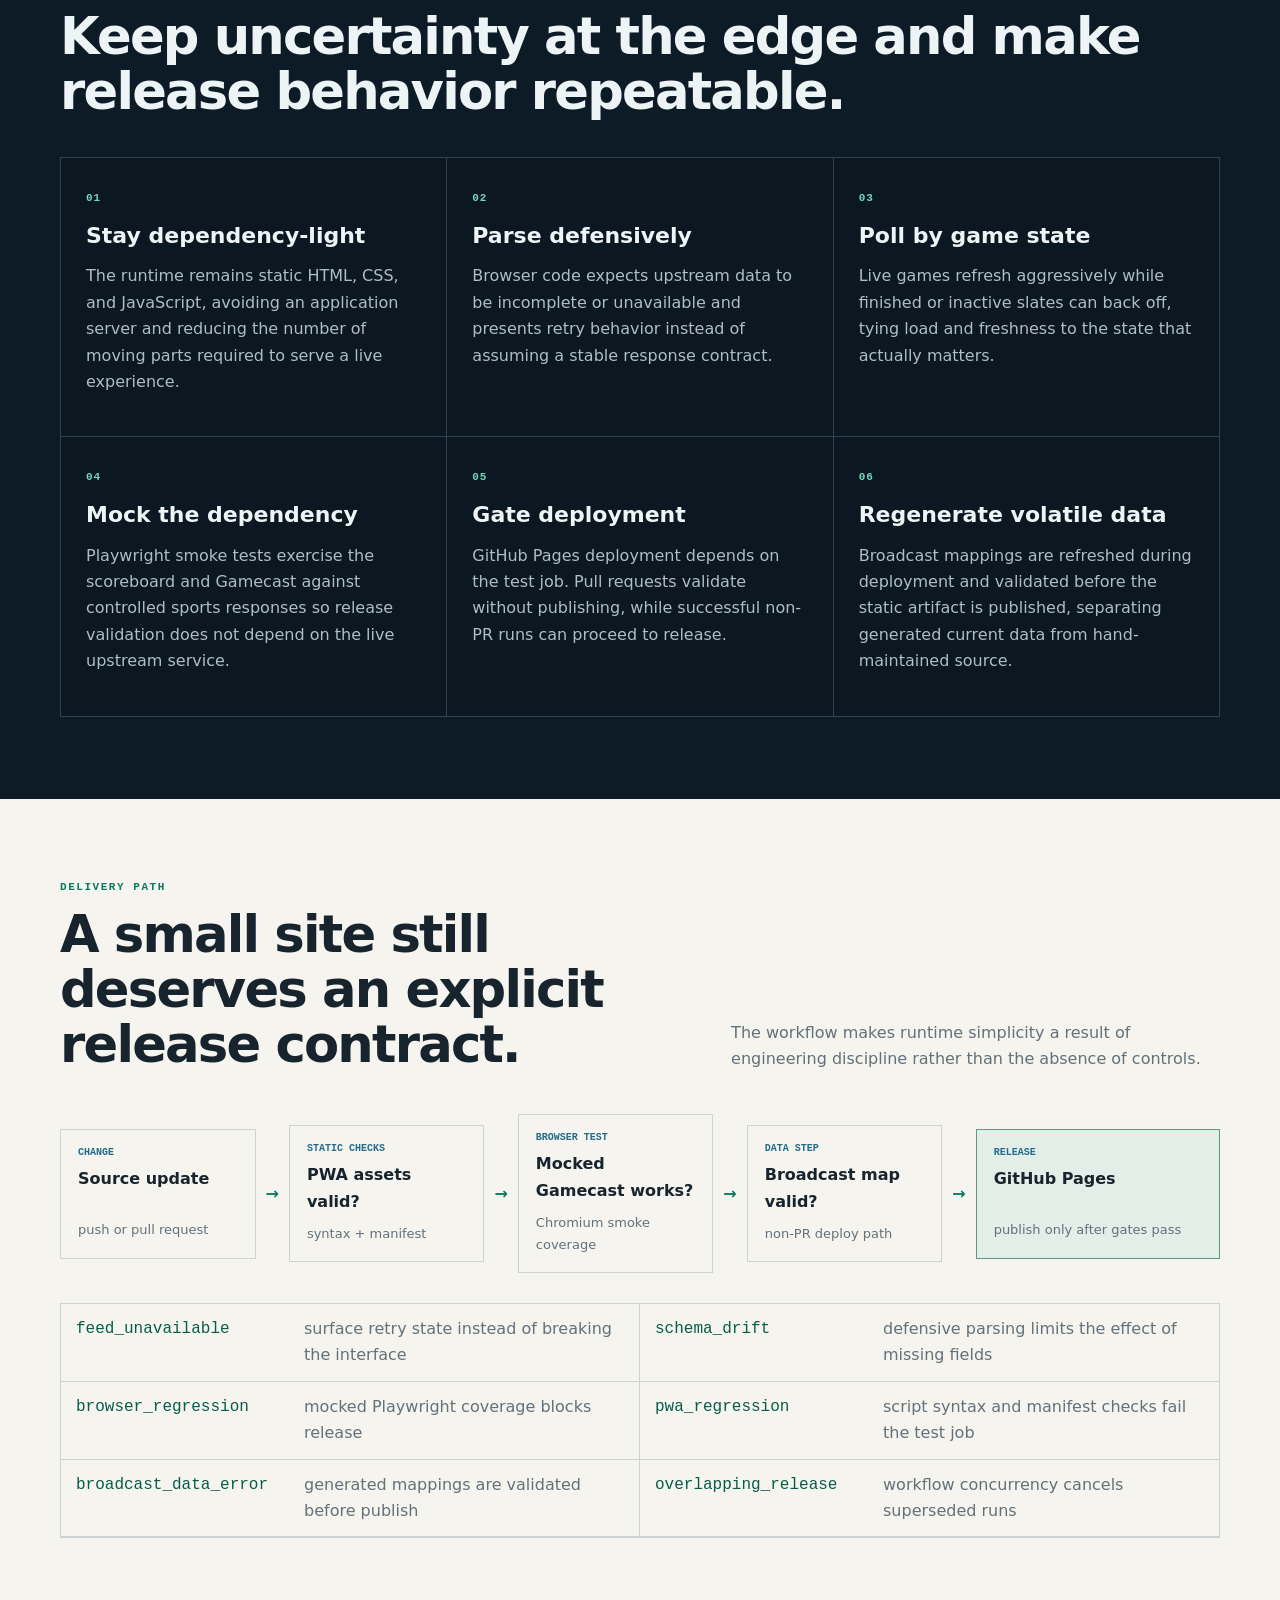
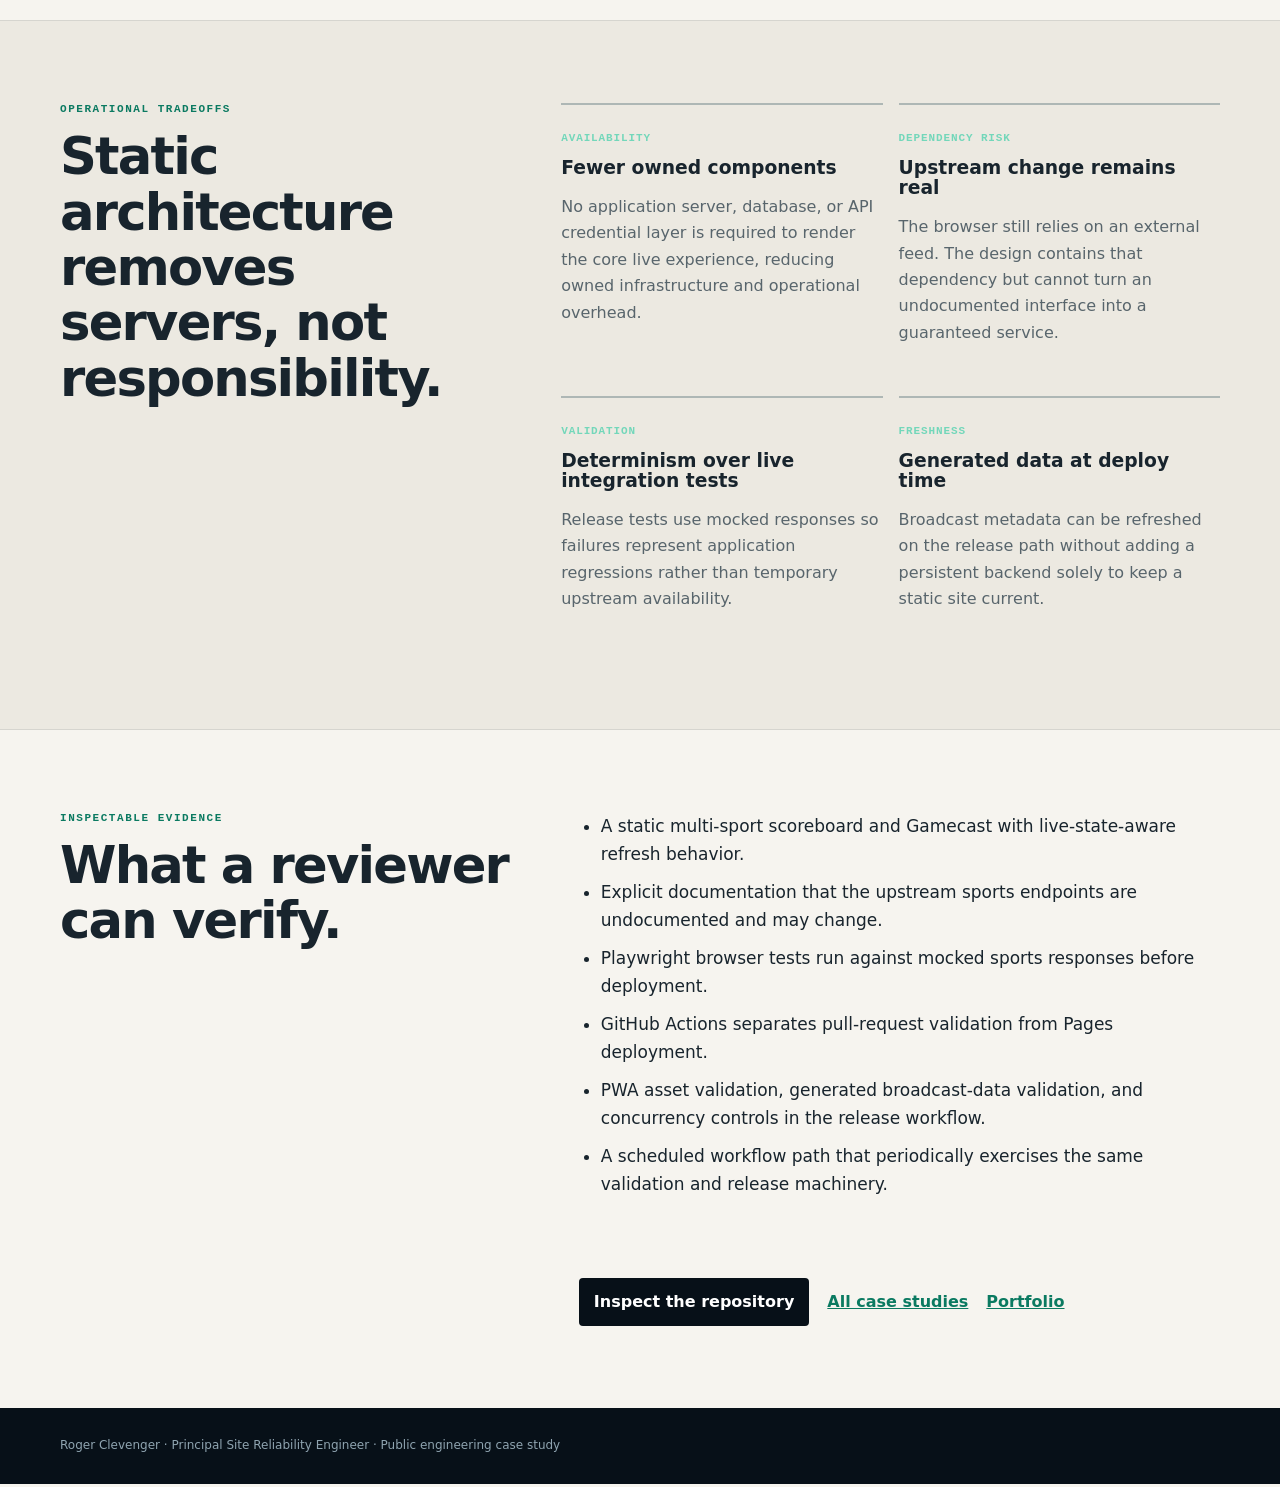
<file: case-studies/sports-gamecast/index.html>
<!doctype html>
<html lang="en">
<head>
<meta charset="utf-8">
<meta name="viewport" content="width=device-width,initial-scale=1">
<title>Sports Gamecast — Reliability Case Study</title>
<meta name="description" content="Principal-level SRE case study on defensive browser data handling, state-aware refresh, deterministic Playwright validation, broadcast-data refresh, and GitHub Pages deployment gates.">
<meta name="robots" content="index,follow">
<meta name="theme-color" content="#071018">
<meta property="og:title" content="Sports Gamecast — Reliability Case Study">
<meta property="og:description" content="Browser reliability under an undocumented upstream dependency: defensive parsing, state-aware polling, deterministic tests, and gated static delivery.">
<meta property="og:type" content="article">
<meta property="og:url" content="https://rclevenger-hm.github.io/portfolio/case-studies/sports-gamecast/">
<link rel="canonical" href="https://rclevenger-hm.github.io/portfolio/case-studies/sports-gamecast/">
<link rel="stylesheet" href="../case-study.css">
<script type="application/ld+json">{"@context":"https://schema.org","@type":"TechArticle","headline":"Sports Gamecast — Reliability Case Study","author":{"@type":"Person","name":"Roger Clevenger","jobTitle":"Principal Site Reliability Engineer"},"about":["Site Reliability Engineering","Browser Reliability","CI/CD","GitHub Pages","Playwright","Progressive Web Apps"],"url":"https://rclevenger-hm.github.io/portfolio/case-studies/sports-gamecast/"}</script>
</head>
<body>
<a class="skip" href="#main">Skip to case study</a>
<header class="case-nav"><a href="../../">RC / Portfolio</a><nav><a href="../">All case studies</a> · <a href="https://github.com/rclevenger-hm/sports-gamecast">Repository</a></nav></header>
<main id="main">
<section class="case-hero">
  <div class="wrap hero-grid">
    <div>
      <p class="eyebrow">Reliability case study · browser application · CI/CD · GitHub Pages</p>
      <h1>An unreliable upstream feed should degrade the product, not redefine it.</h1>
      <p class="lede">Sports Gamecast is a static, multi-sport live scoreboard and Gamecast that consumes an undocumented public sports feed directly in the browser. The engineering problem is to keep live behavior useful when the upstream contract can change, while making releases deterministic enough to trust.</p>
    </div>
    <aside class="brief">
      <span>Runtime</span><strong>Static HTML/CSS/JS in the browser</strong>
      <span>Upstream boundary</span><strong>Undocumented public sports data</strong>
      <span>Validation</span><strong>Headless Chromium with mocked data</strong>
      <span>Release gate</span><strong>Tests must pass before Pages deploy</strong>
      <span>Refresh model</span><strong>Live state drives polling cadence</strong>
    </aside>
  </div>
</section>

<section class="section paper">
  <div class="wrap split">
    <div><p class="eyebrow dark">The operating problem</p><h2>Live data creates two failure surfaces: the feed and the release.</h2></div>
    <div class="prose">
      <p>The application has no server to normalize or cache upstream responses. Every visitor depends on a browser-side integration with a source that is useful but not a supported production API contract. That makes defensive parsing and visible retry behavior part of the user experience rather than implementation detail.</p>
      <p>The second risk is change. A static site is operationally simple only if a deploy cannot silently break scoreboards, Gamecast rendering, or the browser scripts that assemble the experience.</p>
      <p class="boundary"><strong>Boundary:</strong> the project explicitly treats its sports data source as an undocumented dependency. The case study demonstrates how uncertainty is contained; it does not claim an upstream availability guarantee.</p>
    </div>
  </div>
</section>

<section class="section ink">
  <div class="wrap">
    <p class="eyebrow">Reliability controls</p>
    <h2>Keep uncertainty at the edge and make release behavior repeatable.</h2>
    <div class="guardrail-flow" aria-label="Sports Gamecast reliability controls">
      <article><span>01</span><h3>Stay dependency-light</h3><p>The runtime remains static HTML, CSS, and JavaScript, avoiding an application server and reducing the number of moving parts required to serve a live experience.</p></article>
      <article><span>02</span><h3>Parse defensively</h3><p>Browser code expects upstream data to be incomplete or unavailable and presents retry behavior instead of assuming a stable response contract.</p></article>
      <article><span>03</span><h3>Poll by game state</h3><p>Live games refresh aggressively while finished or inactive slates can back off, tying load and freshness to the state that actually matters.</p></article>
      <article><span>04</span><h3>Mock the dependency</h3><p>Playwright smoke tests exercise the scoreboard and Gamecast against controlled sports responses so release validation does not depend on the live upstream service.</p></article>
      <article><span>05</span><h3>Gate deployment</h3><p>GitHub Pages deployment depends on the test job. Pull requests validate without publishing, while successful non-PR runs can proceed to release.</p></article>
      <article><span>06</span><h3>Regenerate volatile data</h3><p>Broadcast mappings are refreshed during deployment and validated before the static artifact is published, separating generated current data from hand-maintained source.</p></article>
    </div>
  </div>
</section>

<section class="section paper">
  <div class="wrap">
    <header class="section-head"><div><p class="eyebrow dark">Delivery path</p><h2>A small site still deserves an explicit release contract.</h2></div><p>The workflow makes runtime simplicity a result of engineering discipline rather than the absence of controls.</p></header>
    <div class="decision-diagram" role="img" aria-label="Sports Gamecast CI/CD path from source change to GitHub Pages">
      <div><small>Change</small><strong>Source update</strong><em>push or pull request</em></div><b>→</b>
      <div><small>Static checks</small><strong>PWA assets valid?</strong><em>syntax + manifest</em></div><b>→</b>
      <div><small>Browser test</small><strong>Mocked Gamecast works?</strong><em>Chromium smoke coverage</em></div><b>→</b>
      <div><small>Data step</small><strong>Broadcast map valid?</strong><em>non-PR deploy path</em></div><b>→</b>
      <div class="active"><small>Release</small><strong>GitHub Pages</strong><em>publish only after gates pass</em></div>
    </div>
    <div class="reason-grid">
      <div><code>feed_unavailable</code><span>surface retry state instead of breaking the interface</span></div>
      <div><code>schema_drift</code><span>defensive parsing limits the effect of missing fields</span></div>
      <div><code>browser_regression</code><span>mocked Playwright coverage blocks release</span></div>
      <div><code>pwa_regression</code><span>script syntax and manifest checks fail the test job</span></div>
      <div><code>broadcast_data_error</code><span>generated mappings are validated before publish</span></div>
      <div><code>overlapping_release</code><span>workflow concurrency cancels superseded runs</span></div>
    </div>
  </div>
</section>

<section class="section soft">
  <div class="wrap split">
    <div><p class="eyebrow dark">Operational tradeoffs</p><h2>Static architecture removes servers, not responsibility.</h2></div>
    <div class="principles">
      <article><span>Availability</span><h3>Fewer owned components</h3><p>No application server, database, or API credential layer is required to render the core live experience, reducing owned infrastructure and operational overhead.</p></article>
      <article><span>Dependency risk</span><h3>Upstream change remains real</h3><p>The browser still relies on an external feed. The design contains that dependency but cannot turn an undocumented interface into a guaranteed service.</p></article>
      <article><span>Validation</span><h3>Determinism over live integration tests</h3><p>Release tests use mocked responses so failures represent application regressions rather than temporary upstream availability.</p></article>
      <article><span>Freshness</span><h3>Generated data at deploy time</h3><p>Broadcast metadata can be refreshed on the release path without adding a persistent backend solely to keep a static site current.</p></article>
    </div>
  </div>
</section>

<section class="section paper">
  <div class="wrap evidence">
    <div><p class="eyebrow dark">Inspectable evidence</p><h2>What a reviewer can verify.</h2></div>
    <ul>
      <li>A static multi-sport scoreboard and Gamecast with live-state-aware refresh behavior.</li>
      <li>Explicit documentation that the upstream sports endpoints are undocumented and may change.</li>
      <li>Playwright browser tests run against mocked sports responses before deployment.</li>
      <li>GitHub Actions separates pull-request validation from Pages deployment.</li>
      <li>PWA asset validation, generated broadcast-data validation, and concurrency controls in the release workflow.</li>
      <li>A scheduled workflow path that periodically exercises the same validation and release machinery.</li>
    </ul>
    <div class="actions"><a class="button" href="https://github.com/rclevenger-hm/sports-gamecast">Inspect the repository</a><a href="../">All case studies</a><a href="../../">Portfolio</a></div>
  </div>
</section>
</main>
<footer><div class="wrap">Roger Clevenger · Principal Site Reliability Engineer · Public engineering case study</div></footer>
</body>
</html>
</file>
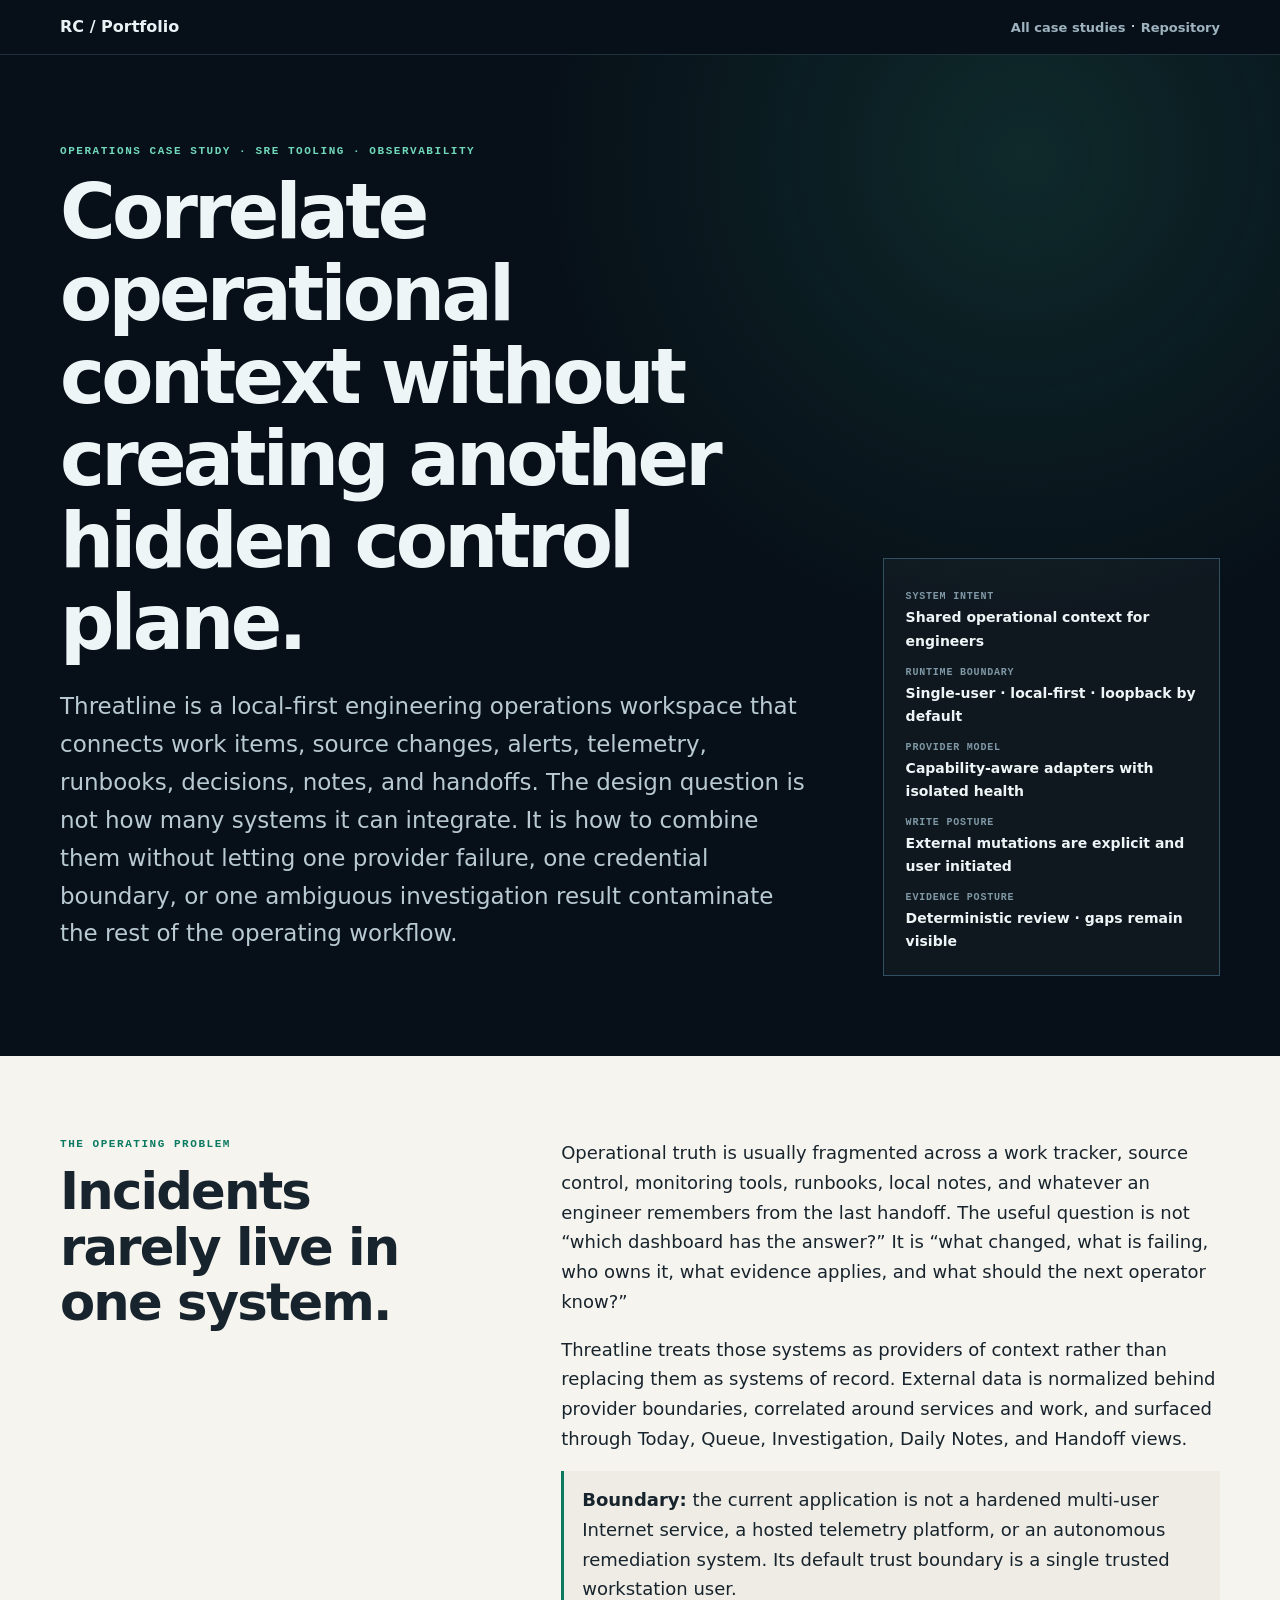
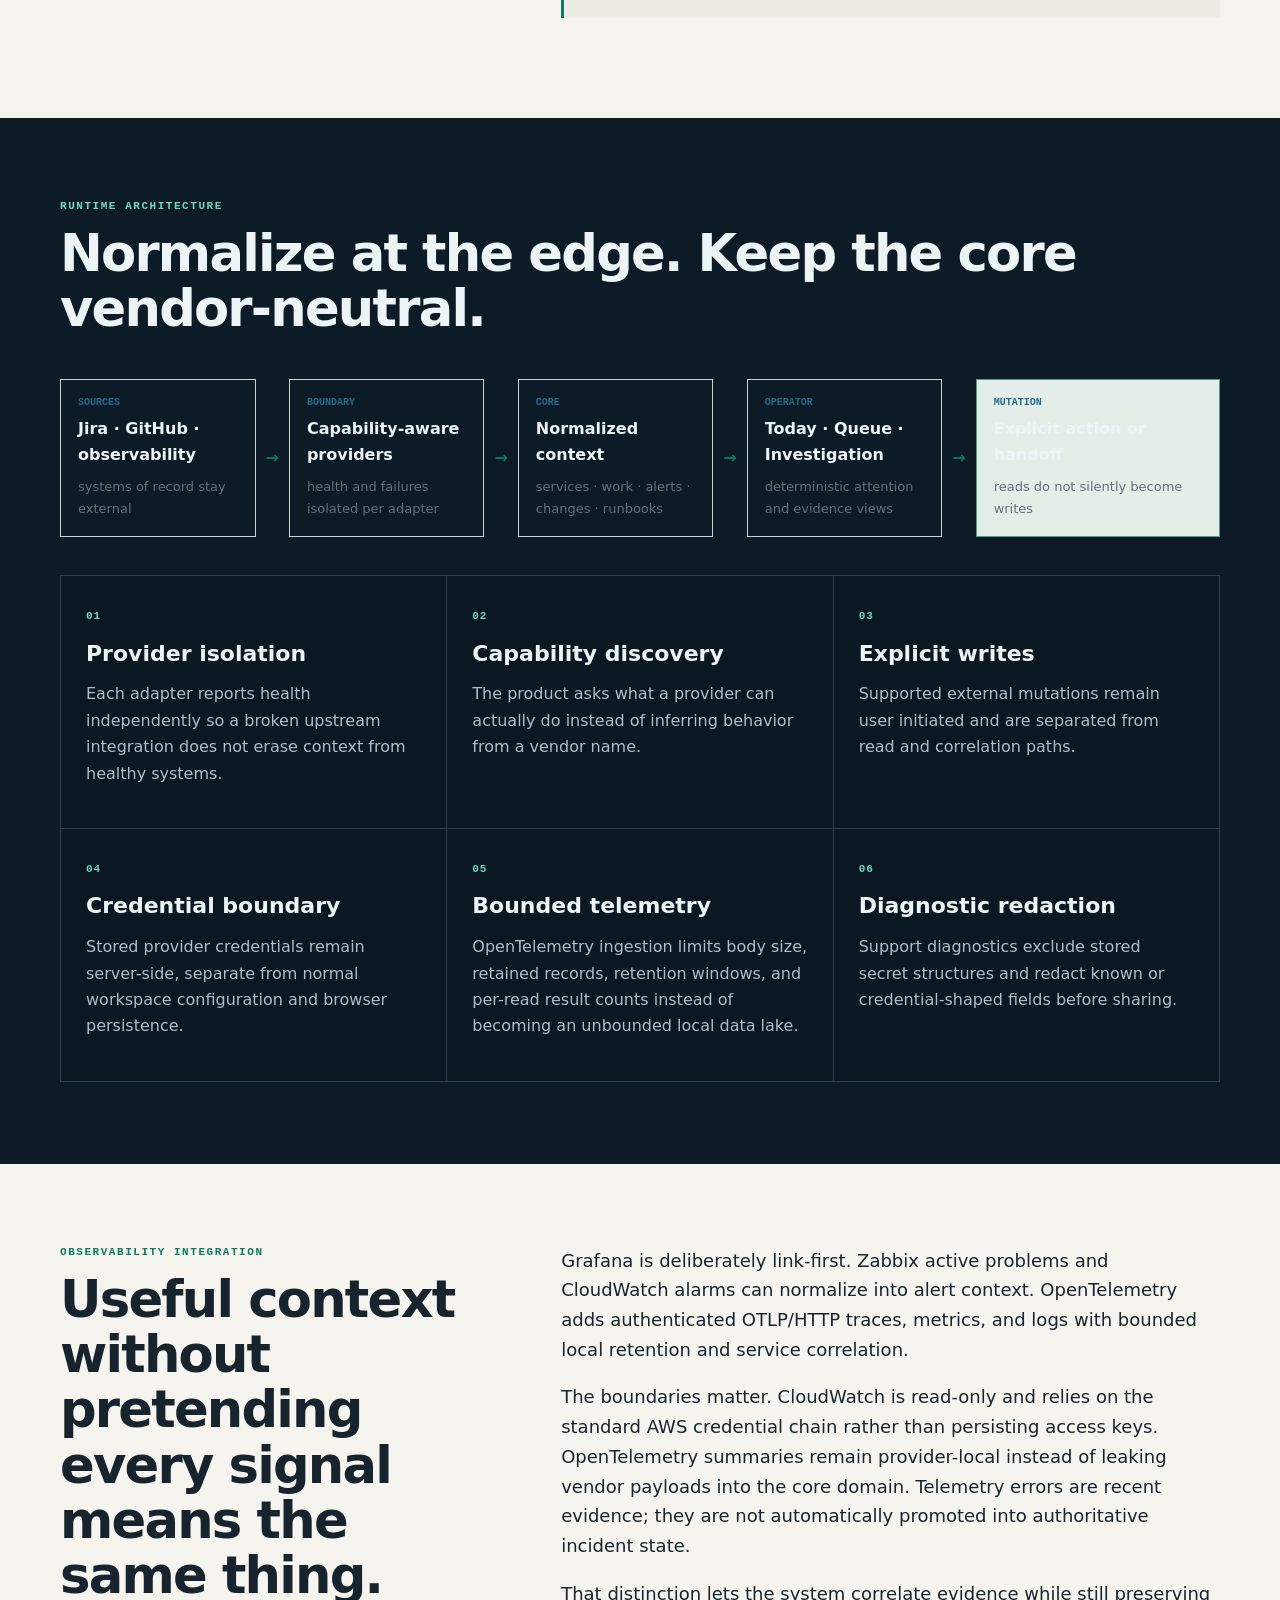
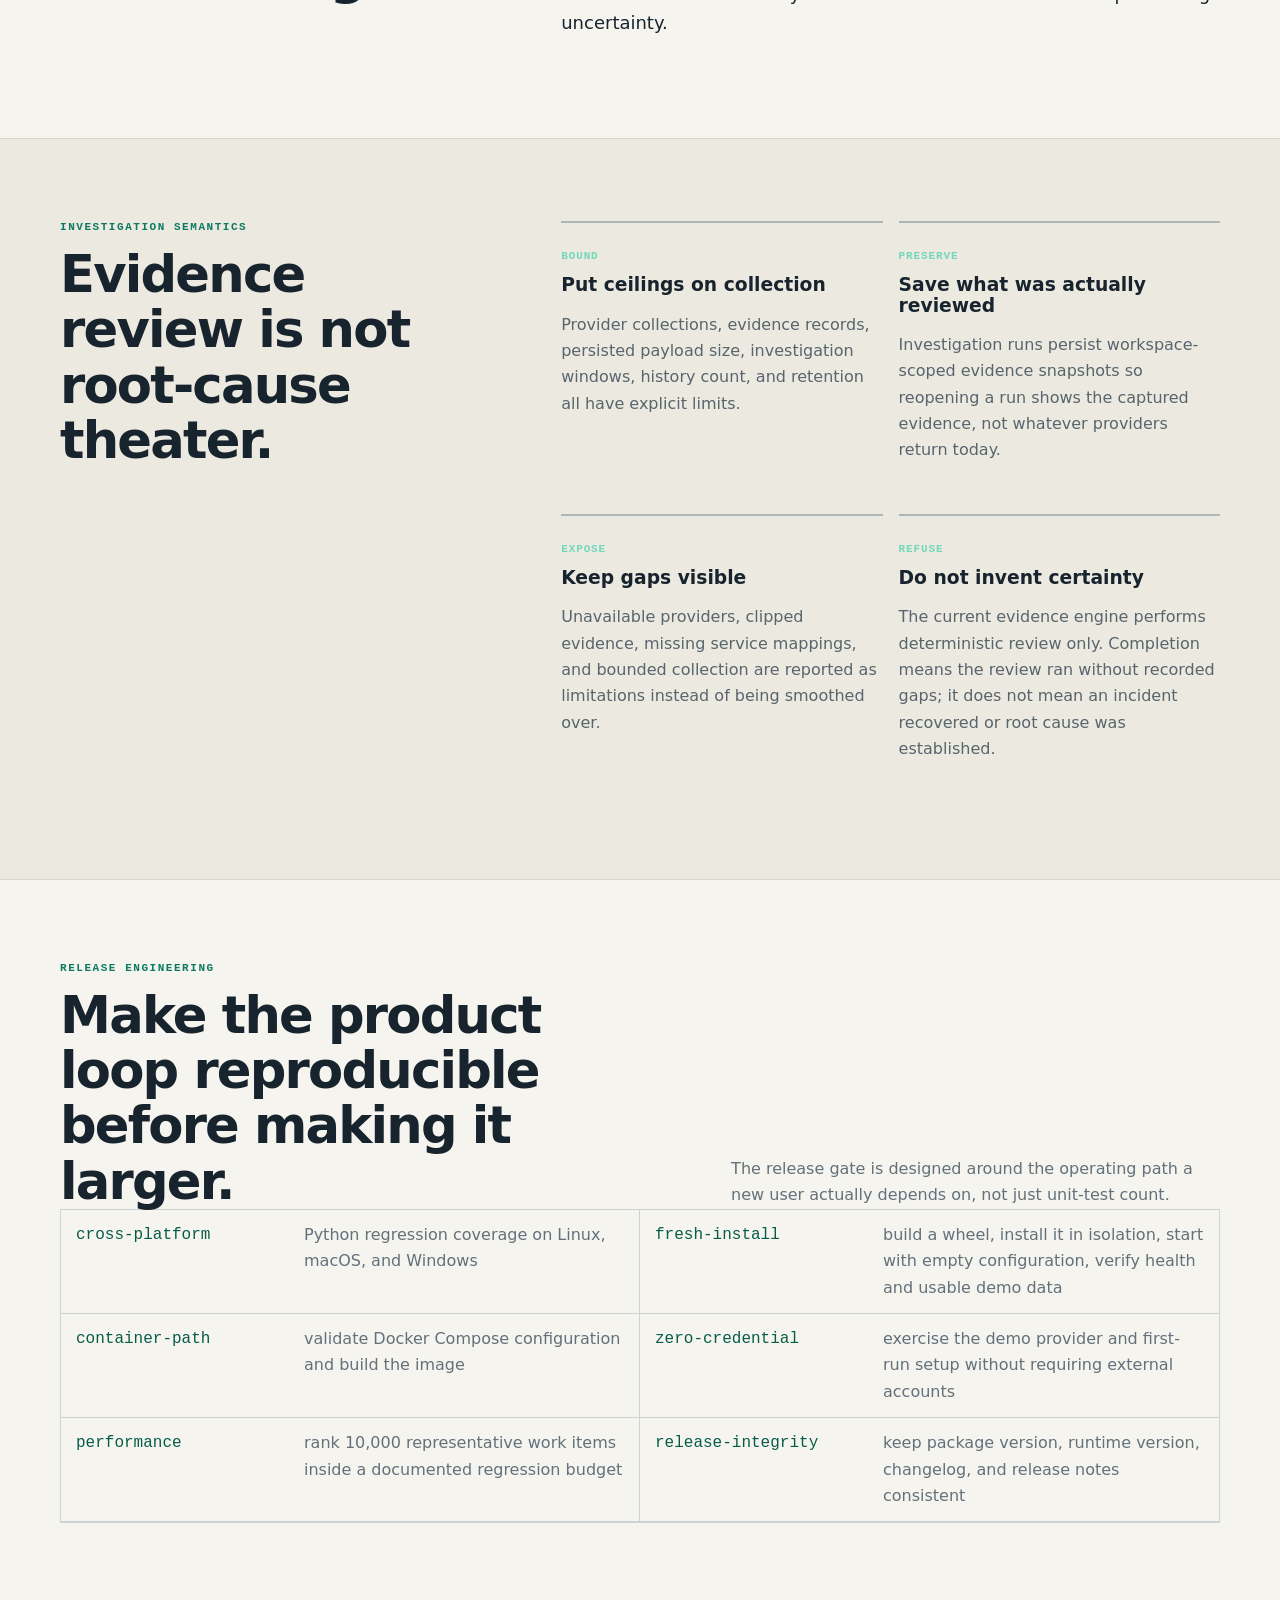
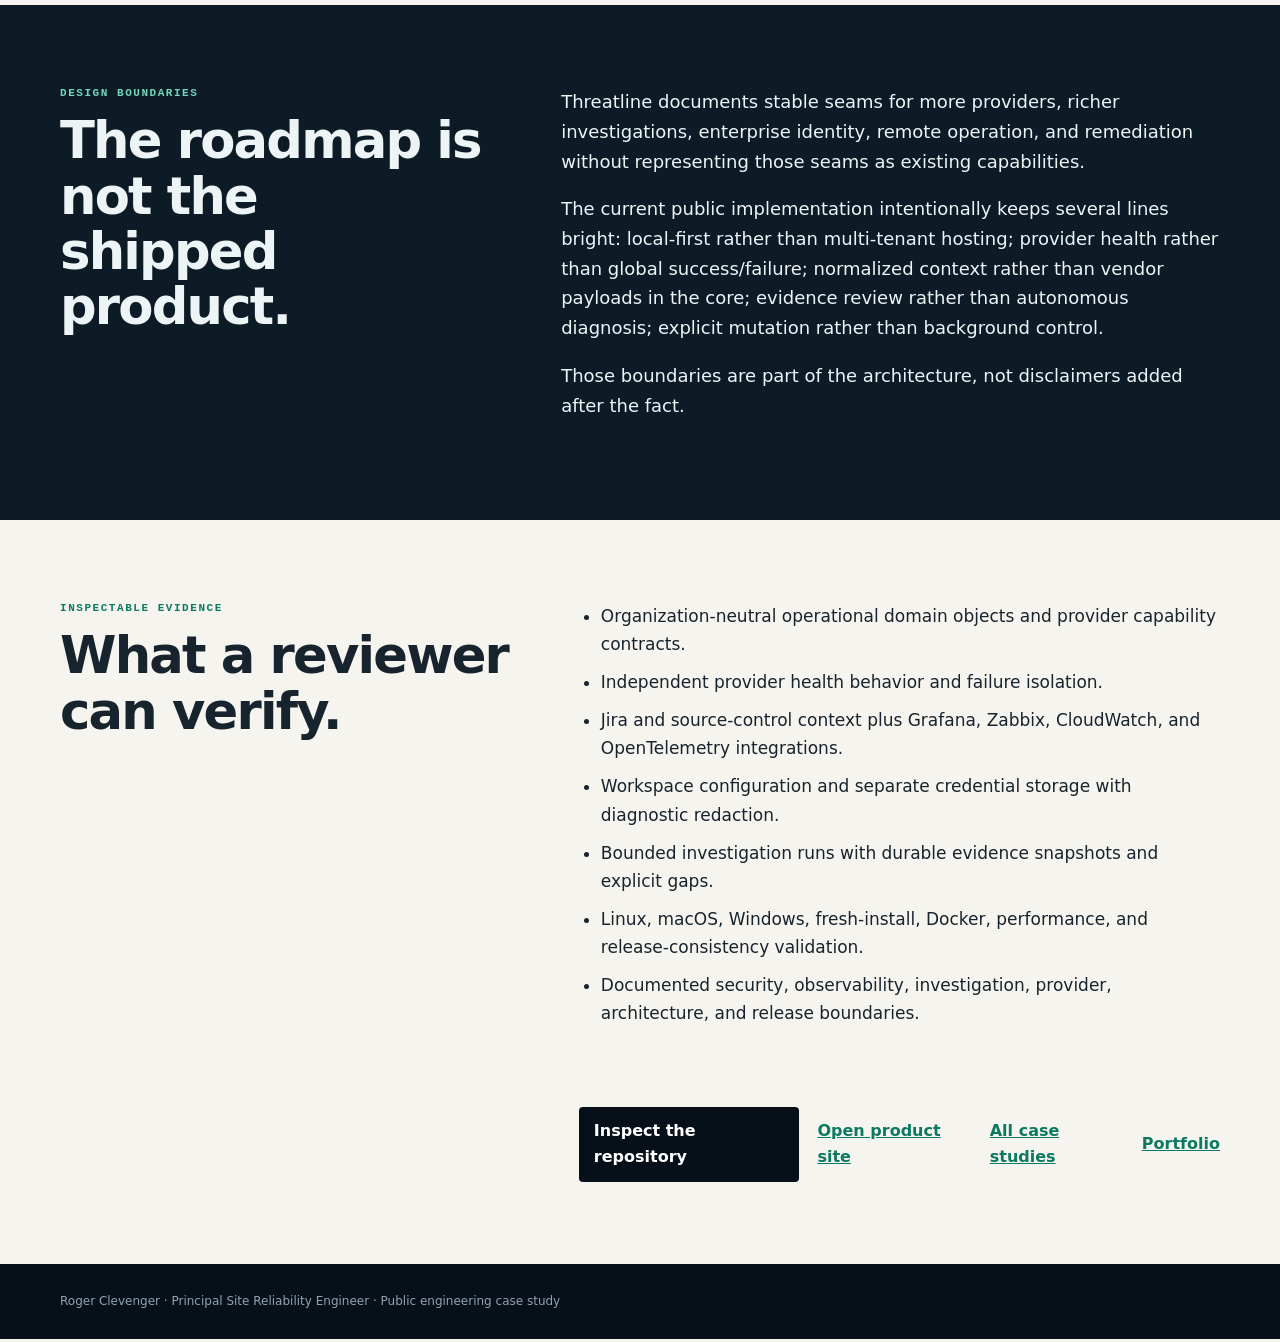
<file: case-studies/threatline/index.html>
<!doctype html>
<html lang="en">
<head>
<meta charset="utf-8">
<meta name="viewport" content="width=device-width,initial-scale=1">
<title>Threatline — Operations Context Case Study</title>
<meta name="description" content="A Principal SRE case study on Threatline: local-first operational context, provider isolation, observability correlation, bounded investigations, and explicit mutation boundaries.">
<meta name="robots" content="index,follow">
<meta name="theme-color" content="#071018">
<meta property="og:title" content="Threatline — Operations Context Case Study">
<meta property="og:description" content="Operational context without a hidden control plane: provider isolation, explicit writes, bounded telemetry, durable evidence reviews, and release gates.">
<meta property="og:type" content="article">
<meta property="og:url" content="https://rclevenger-hm.github.io/portfolio/case-studies/threatline/">
<link rel="canonical" href="https://rclevenger-hm.github.io/portfolio/case-studies/threatline/">
<link rel="stylesheet" href="../case-study.css">
<script type="application/ld+json">{"@context":"https://schema.org","@type":"TechArticle","headline":"Threatline — Operations Context Case Study","author":{"@type":"Person","name":"Roger Clevenger","jobTitle":"Principal Site Reliability Engineer"},"about":["Site Reliability Engineering","Operational Tooling","Observability","Incident Response","Provider Isolation","OpenTelemetry","Amazon CloudWatch"],"url":"https://rclevenger-hm.github.io/portfolio/case-studies/threatline/"}</script>
</head>
<body>
<a class="skip" href="#main">Skip to case study</a>
<header class="case-nav"><a href="../../">RC / Portfolio</a><nav><a href="../">All case studies</a> · <a href="https://github.com/rclevenger-hm/threatline">Repository</a></nav></header>
<main id="main">
<section class="case-hero">
  <div class="wrap hero-grid">
    <div>
      <p class="eyebrow">Operations case study · SRE tooling · observability</p>
      <h1>Correlate operational context without creating another hidden control plane.</h1>
      <p class="lede">Threatline is a local-first engineering operations workspace that connects work items, source changes, alerts, telemetry, runbooks, decisions, notes, and handoffs. The design question is not how many systems it can integrate. It is how to combine them without letting one provider failure, one credential boundary, or one ambiguous investigation result contaminate the rest of the operating workflow.</p>
    </div>
    <aside class="brief">
      <span>System intent</span><strong>Shared operational context for engineers</strong>
      <span>Runtime boundary</span><strong>Single-user · local-first · loopback by default</strong>
      <span>Provider model</span><strong>Capability-aware adapters with isolated health</strong>
      <span>Write posture</span><strong>External mutations are explicit and user initiated</strong>
      <span>Evidence posture</span><strong>Deterministic review · gaps remain visible</strong>
    </aside>
  </div>
</section>

<section class="section paper">
  <div class="wrap split">
    <div><p class="eyebrow dark">The operating problem</p><h2>Incidents rarely live in one system.</h2></div>
    <div class="prose">
      <p>Operational truth is usually fragmented across a work tracker, source control, monitoring tools, runbooks, local notes, and whatever an engineer remembers from the last handoff. The useful question is not “which dashboard has the answer?” It is “what changed, what is failing, who owns it, what evidence applies, and what should the next operator know?”</p>
      <p>Threatline treats those systems as providers of context rather than replacing them as systems of record. External data is normalized behind provider boundaries, correlated around services and work, and surfaced through Today, Queue, Investigation, Daily Notes, and Handoff views.</p>
      <p class="boundary"><strong>Boundary:</strong> the current application is not a hardened multi-user Internet service, a hosted telemetry platform, or an autonomous remediation system. Its default trust boundary is a single trusted workstation user.</p>
    </div>
  </div>
</section>

<section class="section ink">
  <div class="wrap">
    <p class="eyebrow">Runtime architecture</p>
    <h2>Normalize at the edge. Keep the core vendor-neutral.</h2>
    <div class="decision-diagram" role="img" aria-label="Threatline provider architecture from external systems through adapters to normalized operational context and explicit actions">
      <div><small>Sources</small><strong>Jira · GitHub · observability</strong><em>systems of record stay external</em></div><b>→</b>
      <div><small>Boundary</small><strong>Capability-aware providers</strong><em>health and failures isolated per adapter</em></div><b>→</b>
      <div><small>Core</small><strong>Normalized context</strong><em>services · work · alerts · changes · runbooks</em></div><b>→</b>
      <div><small>Operator</small><strong>Today · Queue · Investigation</strong><em>deterministic attention and evidence views</em></div><b>→</b>
      <div class="active"><small>Mutation</small><strong>Explicit action or handoff</strong><em>reads do not silently become writes</em></div>
    </div>
    <div class="guardrail-flow" aria-label="Threatline reliability controls">
      <article><span>01</span><h3>Provider isolation</h3><p>Each adapter reports health independently so a broken upstream integration does not erase context from healthy systems.</p></article>
      <article><span>02</span><h3>Capability discovery</h3><p>The product asks what a provider can actually do instead of inferring behavior from a vendor name.</p></article>
      <article><span>03</span><h3>Explicit writes</h3><p>Supported external mutations remain user initiated and are separated from read and correlation paths.</p></article>
      <article><span>04</span><h3>Credential boundary</h3><p>Stored provider credentials remain server-side, separate from normal workspace configuration and browser persistence.</p></article>
      <article><span>05</span><h3>Bounded telemetry</h3><p>OpenTelemetry ingestion limits body size, retained records, retention windows, and per-read result counts instead of becoming an unbounded local data lake.</p></article>
      <article><span>06</span><h3>Diagnostic redaction</h3><p>Support diagnostics exclude stored secret structures and redact known or credential-shaped fields before sharing.</p></article>
    </div>
  </div>
</section>

<section class="section paper">
  <div class="wrap split">
    <div><p class="eyebrow dark">Observability integration</p><h2>Useful context without pretending every signal means the same thing.</h2></div>
    <div class="prose">
      <p>Grafana is deliberately link-first. Zabbix active problems and CloudWatch alarms can normalize into alert context. OpenTelemetry adds authenticated OTLP/HTTP traces, metrics, and logs with bounded local retention and service correlation.</p>
      <p>The boundaries matter. CloudWatch is read-only and relies on the standard AWS credential chain rather than persisting access keys. OpenTelemetry summaries remain provider-local instead of leaking vendor payloads into the core domain. Telemetry errors are recent evidence; they are not automatically promoted into authoritative incident state.</p>
      <p>That distinction lets the system correlate evidence while still preserving uncertainty.</p>
    </div>
  </div>
</section>

<section class="section soft">
  <div class="wrap split">
    <div><p class="eyebrow dark">Investigation semantics</p><h2>Evidence review is not root-cause theater.</h2></div>
    <div class="principles">
      <article><span>Bound</span><h3>Put ceilings on collection</h3><p>Provider collections, evidence records, persisted payload size, investigation windows, history count, and retention all have explicit limits.</p></article>
      <article><span>Preserve</span><h3>Save what was actually reviewed</h3><p>Investigation runs persist workspace-scoped evidence snapshots so reopening a run shows the captured evidence, not whatever providers return today.</p></article>
      <article><span>Expose</span><h3>Keep gaps visible</h3><p>Unavailable providers, clipped evidence, missing service mappings, and bounded collection are reported as limitations instead of being smoothed over.</p></article>
      <article><span>Refuse</span><h3>Do not invent certainty</h3><p>The current evidence engine performs deterministic review only. Completion means the review ran without recorded gaps; it does not mean an incident recovered or root cause was established.</p></article>
    </div>
  </div>
</section>

<section class="section paper">
  <div class="wrap">
    <header class="section-head">
      <div><p class="eyebrow dark">Release engineering</p><h2>Make the product loop reproducible before making it larger.</h2></div>
      <p>The release gate is designed around the operating path a new user actually depends on, not just unit-test count.</p>
    </header>
    <div class="reason-grid">
      <div><code>cross-platform</code><span>Python regression coverage on Linux, macOS, and Windows</span></div>
      <div><code>fresh-install</code><span>build a wheel, install it in isolation, start with empty configuration, verify health and usable demo data</span></div>
      <div><code>container-path</code><span>validate Docker Compose configuration and build the image</span></div>
      <div><code>zero-credential</code><span>exercise the demo provider and first-run setup without requiring external accounts</span></div>
      <div><code>performance</code><span>rank 10,000 representative work items inside a documented regression budget</span></div>
      <div><code>release-integrity</code><span>keep package version, runtime version, changelog, and release notes consistent</span></div>
    </div>
  </div>
</section>

<section class="section ink">
  <div class="wrap split">
    <div><p class="eyebrow">Design boundaries</p><h2>The roadmap is not the shipped product.</h2></div>
    <div class="prose">
      <p>Threatline documents stable seams for more providers, richer investigations, enterprise identity, remote operation, and remediation without representing those seams as existing capabilities.</p>
      <p>The current public implementation intentionally keeps several lines bright: local-first rather than multi-tenant hosting; provider health rather than global success/failure; normalized context rather than vendor payloads in the core; evidence review rather than autonomous diagnosis; explicit mutation rather than background control.</p>
      <p>Those boundaries are part of the architecture, not disclaimers added after the fact.</p>
    </div>
  </div>
</section>

<section class="section paper">
  <div class="wrap evidence">
    <div><p class="eyebrow dark">Inspectable evidence</p><h2>What a reviewer can verify.</h2></div>
    <ul>
      <li>Organization-neutral operational domain objects and provider capability contracts.</li>
      <li>Independent provider health behavior and failure isolation.</li>
      <li>Jira and source-control context plus Grafana, Zabbix, CloudWatch, and OpenTelemetry integrations.</li>
      <li>Workspace configuration and separate credential storage with diagnostic redaction.</li>
      <li>Bounded investigation runs with durable evidence snapshots and explicit gaps.</li>
      <li>Linux, macOS, Windows, fresh-install, Docker, performance, and release-consistency validation.</li>
      <li>Documented security, observability, investigation, provider, architecture, and release boundaries.</li>
    </ul>
    <div class="actions"><a class="button" href="https://github.com/rclevenger-hm/threatline">Inspect the repository</a><a href="https://rclevenger-hm.github.io/threatline/">Open product site</a><a href="../">All case studies</a><a href="../../">Portfolio</a></div>
  </div>
</section>
</main>
<footer><div class="wrap">Roger Clevenger · Principal Site Reliability Engineer · Public engineering case study</div></footer>
</body>
</html>
</file>
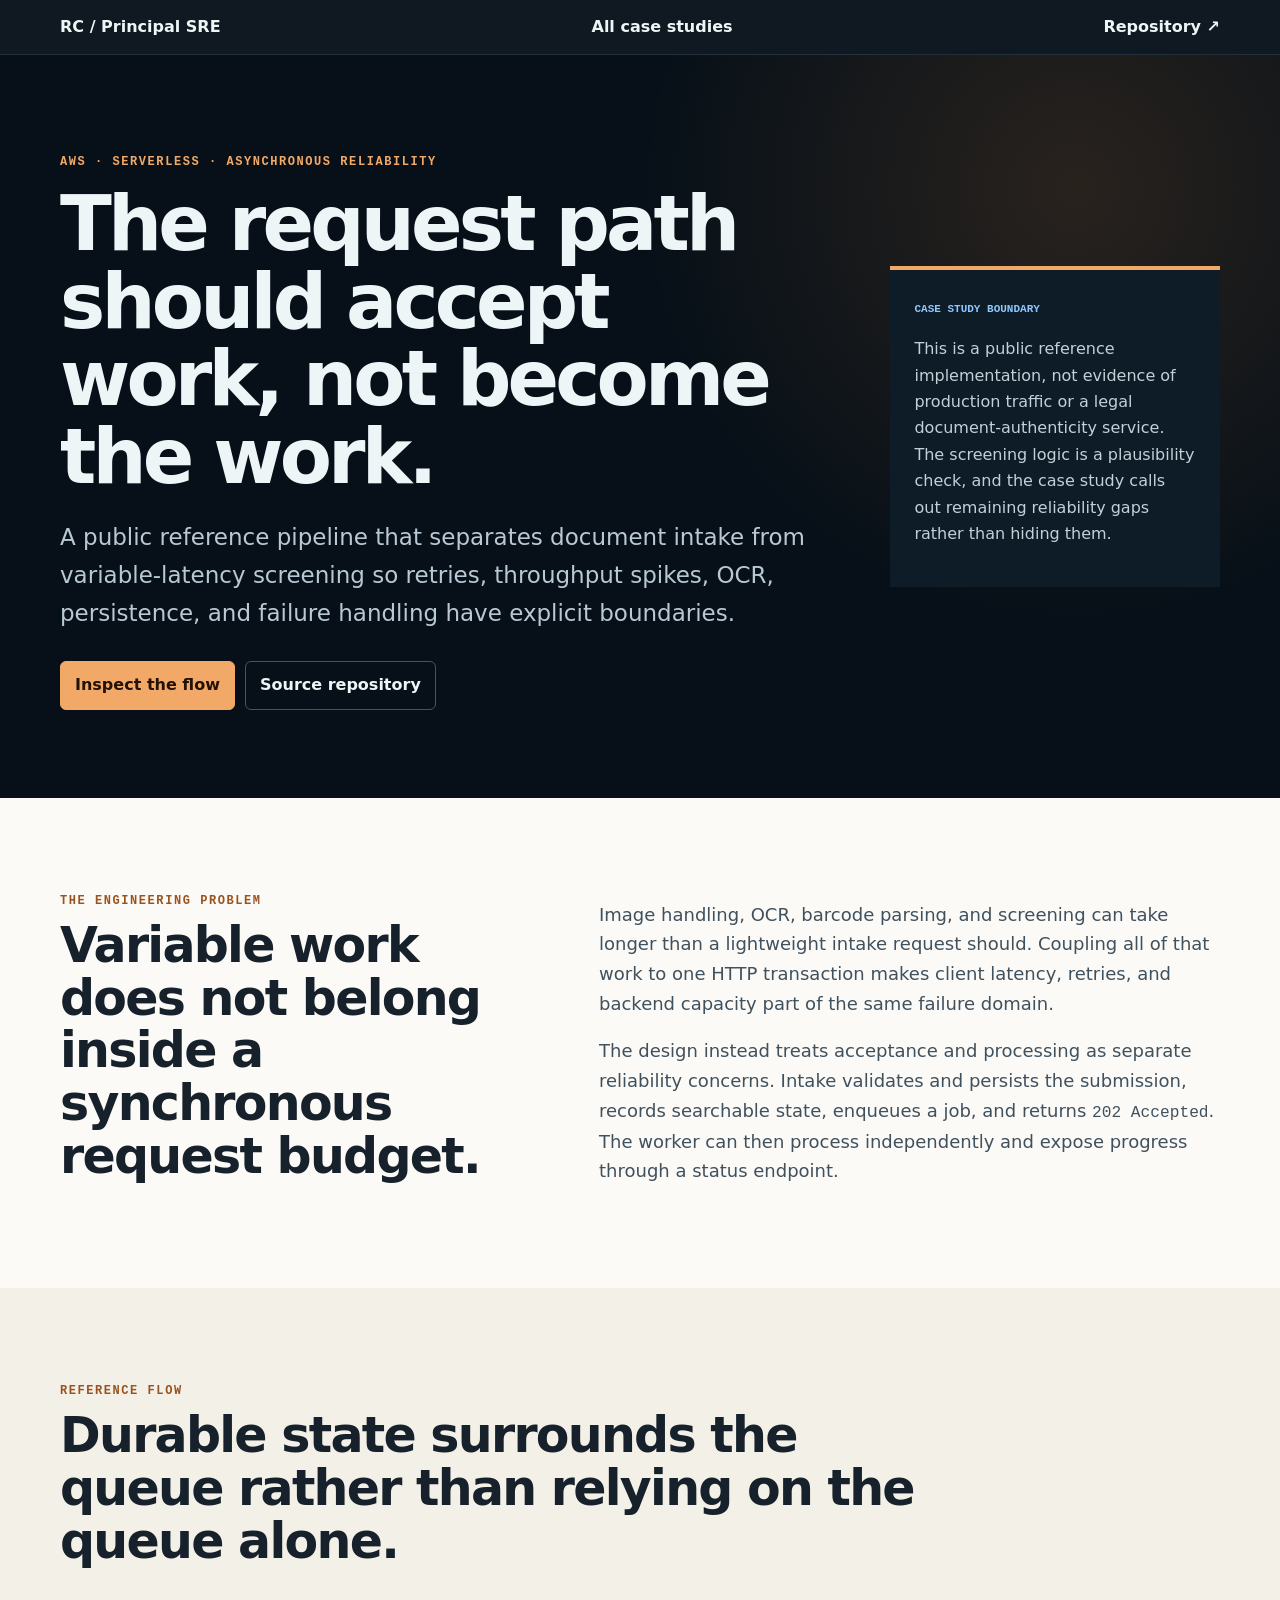
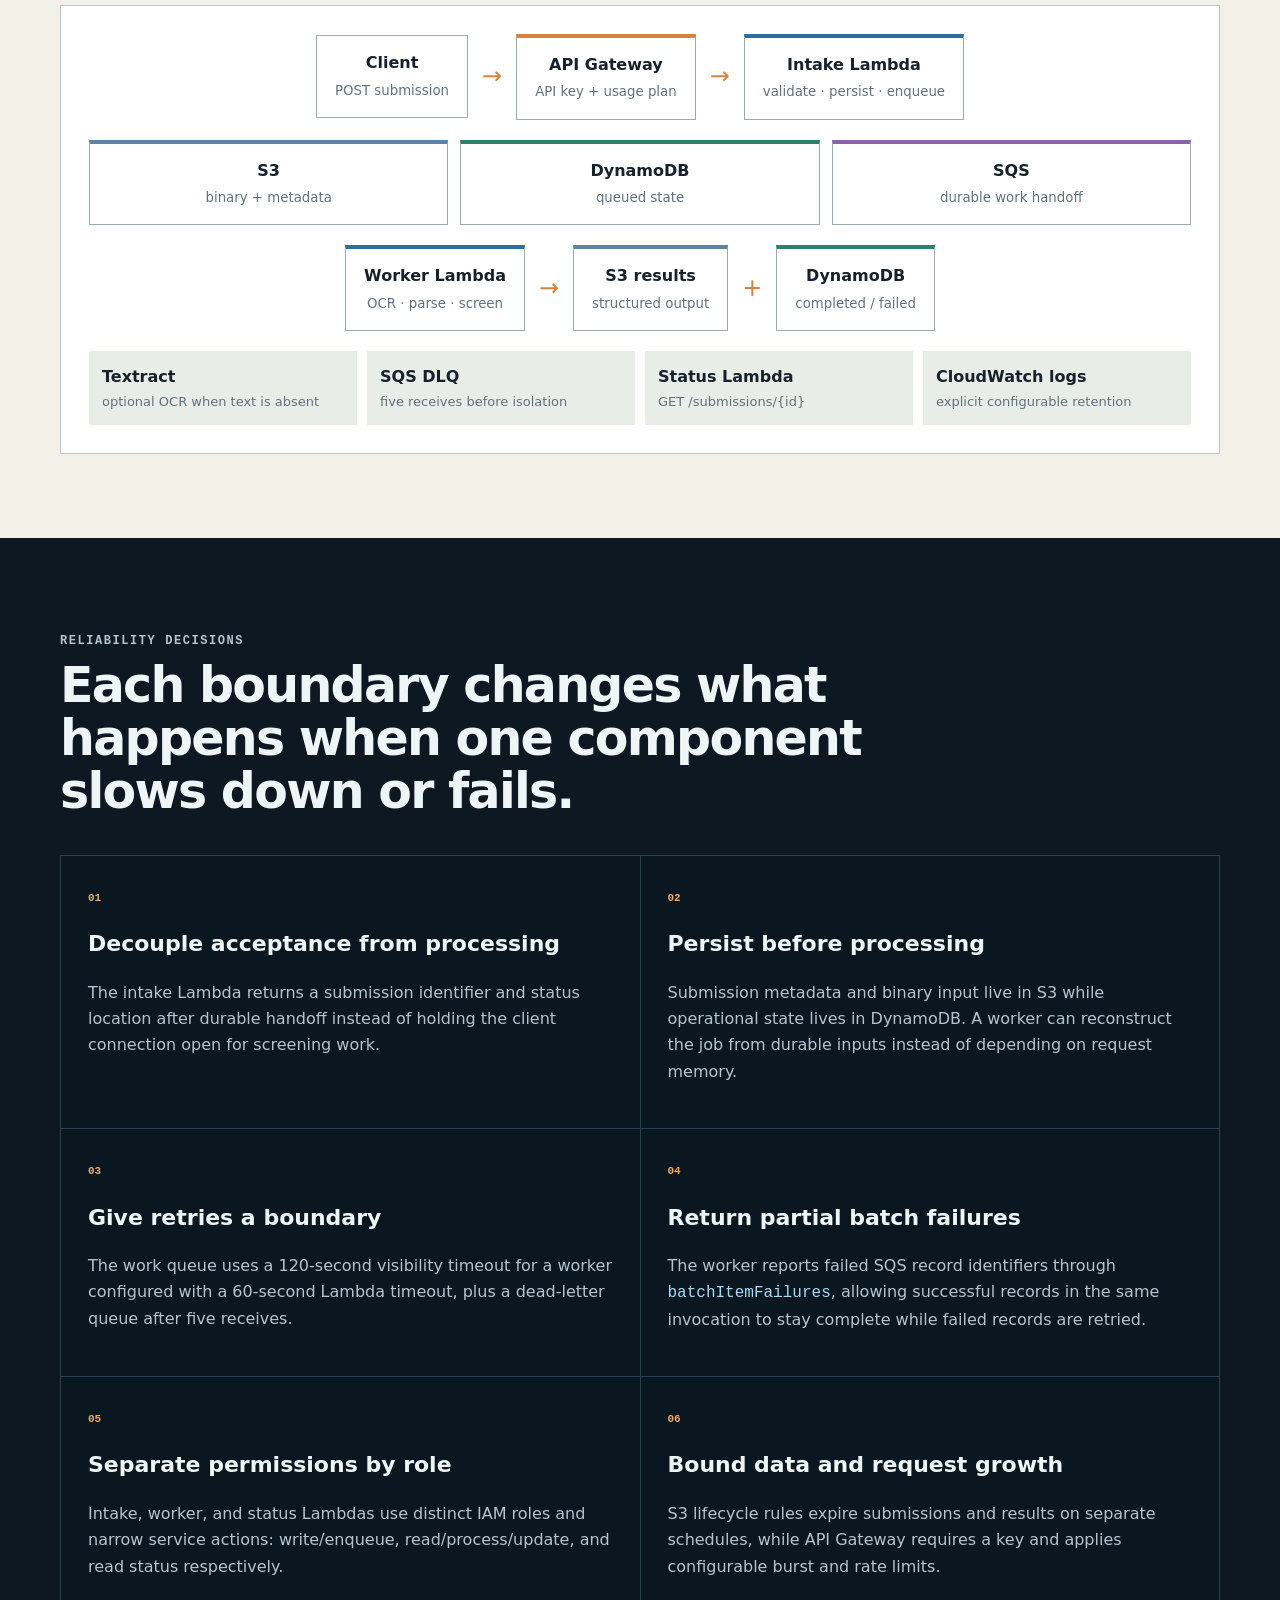
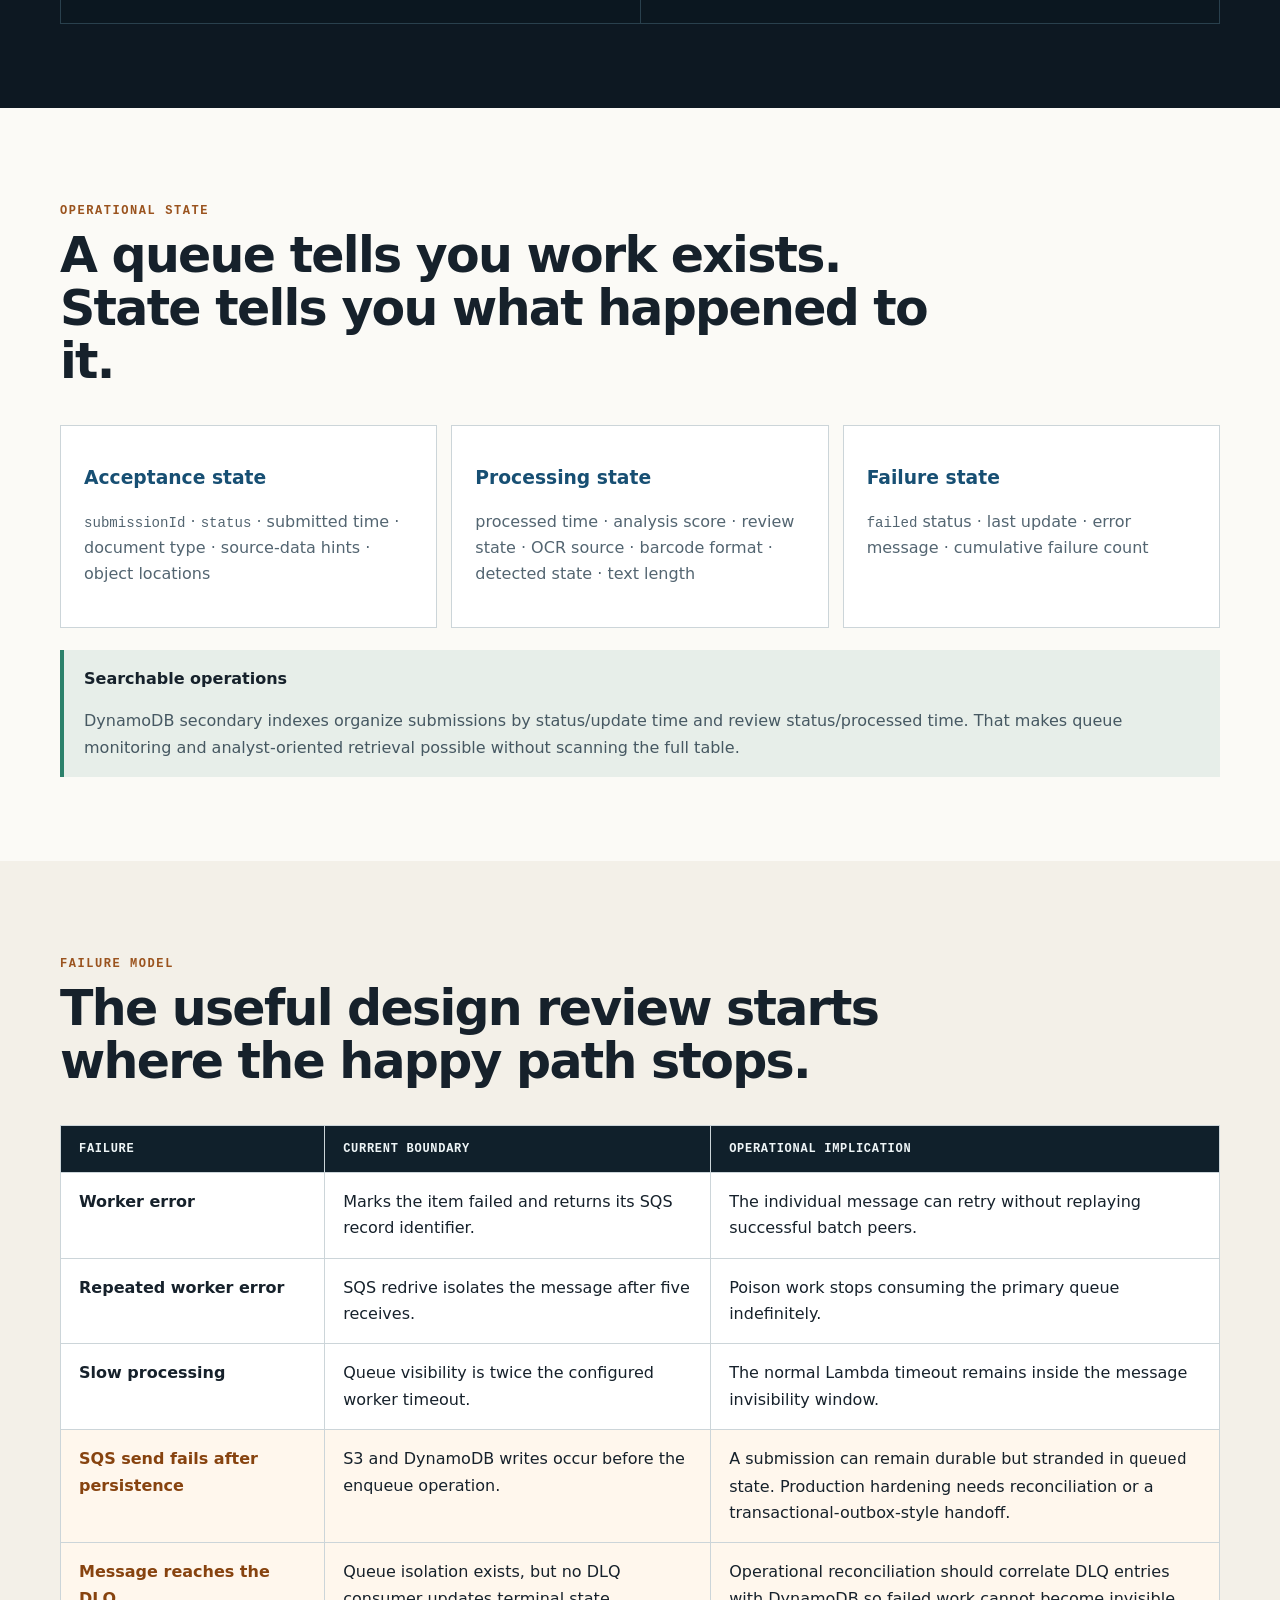
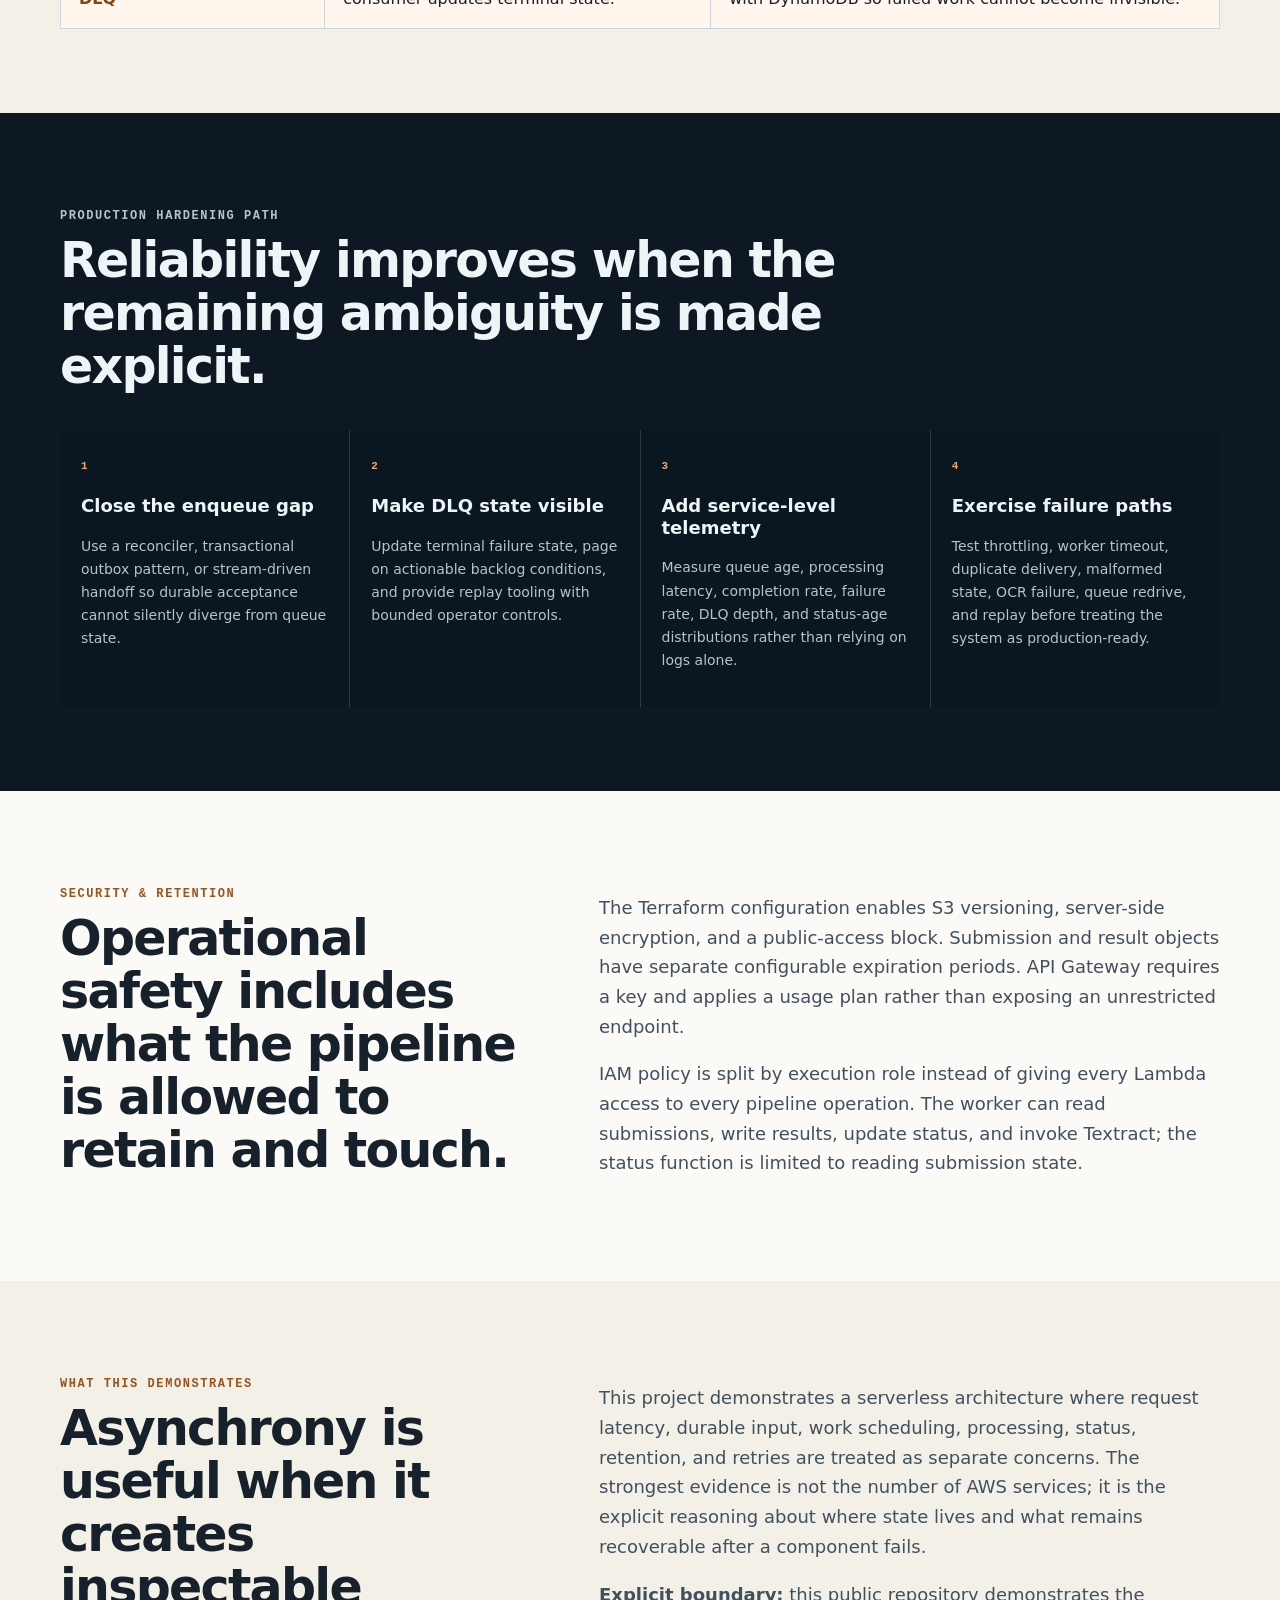
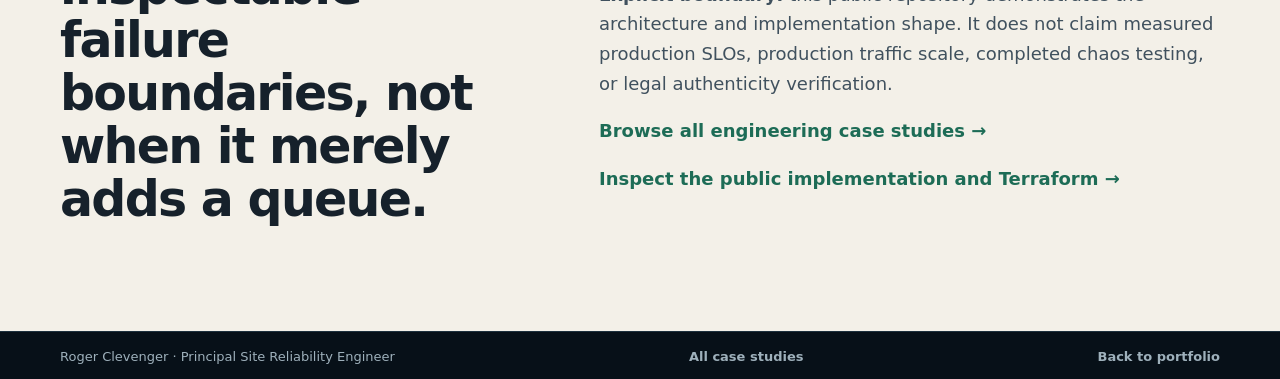
<file: projects/aws-async-intake/index.html>
<!doctype html>
<html lang="en">
<head>
<meta charset="utf-8">
<meta name="viewport" content="width=device-width,initial-scale=1">
<title>AWS Async Intake — Reliability Case Study · Roger Clevenger</title>
<meta name="description" content="Principal-level SRE case study for an asynchronous AWS intake pipeline using API Gateway, Lambda, S3, SQS, DynamoDB, Textract, dead-letter handling, throttling, and explicit state.">
<meta name="robots" content="index,follow">
<meta name="theme-color" content="#071018">
<meta property="og:title" content="AWS Async Intake — Reliability Case Study · Roger Clevenger">
<meta property="og:description" content="An asynchronous AWS reliability case study with durable state, queue boundaries, partial retry, dead-letter handling, and explicit production gaps.">
<meta property="og:type" content="article">
<meta property="og:url" content="https://rclevenger-hm.github.io/portfolio/projects/aws-async-intake/">
<link rel="canonical" href="https://rclevenger-hm.github.io/portfolio/projects/aws-async-intake/">
<link rel="stylesheet" href="case-study.css">
<script type="application/ld+json">{"@context":"https://schema.org","@type":"TechArticle","headline":"AWS asynchronous intake reliability case study","author":{"@type":"Person","name":"Roger Clevenger","jobTitle":"Principal Site Reliability Engineer"},"about":["AWS","serverless architecture","reliability engineering","SQS","Lambda","DynamoDB","S3","Terraform"],"url":"https://rclevenger-hm.github.io/portfolio/projects/aws-async-intake/","codeRepository":"https://github.com/rclevenger-hm/driver_license_authenticity_lambda"}</script>
</head>
<body>
<a class="skip" href="#main">Skip to main content</a>
<header class="topbar"><div class="shell"><a href="../../">RC / Principal SRE</a><a href="../../case-studies/">All case studies</a><a href="https://github.com/rclevenger-hm/driver_license_authenticity_lambda">Repository ↗</a></div></header>
<main id="main">
<section class="hero"><div class="shell hero-grid"><div><p class="kicker">AWS · serverless · asynchronous reliability</p><h1>The request path should accept work, not become the work.</h1><p class="lede">A public reference pipeline that separates document intake from variable-latency screening so retries, throughput spikes, OCR, persistence, and failure handling have explicit boundaries.</p><div class="actions"><a class="button primary" href="#architecture">Inspect the flow</a><a class="button" href="https://github.com/rclevenger-hm/driver_license_authenticity_lambda">Source repository</a></div></div><aside class="brief"><span>Case study boundary</span><p>This is a public reference implementation, not evidence of production traffic or a legal document-authenticity service. The screening logic is a plausibility check, and the case study calls out remaining reliability gaps rather than hiding them.</p></aside></div></section>

<section class="section light"><div class="shell two-col"><div><p class="kicker dark">The engineering problem</p><h2>Variable work does not belong inside a synchronous request budget.</h2></div><div class="copy"><p>Image handling, OCR, barcode parsing, and screening can take longer than a lightweight intake request should. Coupling all of that work to one HTTP transaction makes client latency, retries, and backend capacity part of the same failure domain.</p><p>The design instead treats acceptance and processing as separate reliability concerns. Intake validates and persists the submission, records searchable state, enqueues a job, and returns <code>202 Accepted</code>. The worker can then process independently and expose progress through a status endpoint.</p></div></div></section>

<section id="architecture" class="section paper"><div class="shell"><header class="section-head"><p class="kicker dark">Reference flow</p><h2>Durable state surrounds the queue rather than relying on the queue alone.</h2></header><div class="architecture" role="img" aria-label="AWS asynchronous intake architecture from API Gateway through intake Lambda, S3, DynamoDB, SQS, worker Lambda, Textract, result storage, and status lookup">
<div class="arch-row"><div class="node client"><span>Client</span><small>POST submission</small></div><div class="arrow">→</div><div class="node gateway"><span>API Gateway</span><small>API key + usage plan</small></div><div class="arrow">→</div><div class="node intake"><span>Intake Lambda</span><small>validate · persist · enqueue</small></div></div>
<div class="state-row"><div class="node store"><span>S3</span><small>binary + metadata</small></div><div class="node state"><span>DynamoDB</span><small>queued state</small></div><div class="node queue"><span>SQS</span><small>durable work handoff</small></div></div>
<div class="arch-row lower"><div class="node worker"><span>Worker Lambda</span><small>OCR · parse · screen</small></div><div class="arrow">→</div><div class="node result"><span>S3 results</span><small>structured output</small></div><div class="arrow">+</div><div class="node state"><span>DynamoDB</span><small>completed / failed</small></div></div>
<div class="support-grid"><div><strong>Textract</strong><span>optional OCR when text is absent</span></div><div><strong>SQS DLQ</strong><span>five receives before isolation</span></div><div><strong>Status Lambda</strong><span>GET /submissions/{id}</span></div><div><strong>CloudWatch logs</strong><span>explicit configurable retention</span></div></div>
</div></div></section>

<section class="section ink"><div class="shell"><header class="section-head inverse"><p class="kicker">Reliability decisions</p><h2>Each boundary changes what happens when one component slows down or fails.</h2></header><div class="decision-grid">
<article><span>01</span><h3>Decouple acceptance from processing</h3><p>The intake Lambda returns a submission identifier and status location after durable handoff instead of holding the client connection open for screening work.</p></article>
<article><span>02</span><h3>Persist before processing</h3><p>Submission metadata and binary input live in S3 while operational state lives in DynamoDB. A worker can reconstruct the job from durable inputs instead of depending on request memory.</p></article>
<article><span>03</span><h3>Give retries a boundary</h3><p>The work queue uses a 120-second visibility timeout for a worker configured with a 60-second Lambda timeout, plus a dead-letter queue after five receives.</p></article>
<article><span>04</span><h3>Return partial batch failures</h3><p>The worker reports failed SQS record identifiers through <code>batchItemFailures</code>, allowing successful records in the same invocation to stay complete while failed records are retried.</p></article>
<article><span>05</span><h3>Separate permissions by role</h3><p>Intake, worker, and status Lambdas use distinct IAM roles and narrow service actions: write/enqueue, read/process/update, and read status respectively.</p></article>
<article><span>06</span><h3>Bound data and request growth</h3><p>S3 lifecycle rules expire submissions and results on separate schedules, while API Gateway requires a key and applies configurable burst and rate limits.</p></article>
</div></div></section>

<section class="section light"><div class="shell"><header class="section-head"><p class="kicker dark">Operational state</p><h2>A queue tells you work exists. State tells you what happened to it.</h2></header><div class="signal-columns"><article><h3>Acceptance state</h3><p><code>submissionId</code> · <code>status</code> · submitted time · document type · source-data hints · object locations</p></article><article><h3>Processing state</h3><p>processed time · analysis score · review state · OCR source · barcode format · detected state · text length</p></article><article><h3>Failure state</h3><p><code>failed</code> status · last update · error message · cumulative failure count</p></article></div><div class="callout"><strong>Searchable operations</strong><p>DynamoDB secondary indexes organize submissions by status/update time and review status/processed time. That makes queue monitoring and analyst-oriented retrieval possible without scanning the full table.</p></div></div></section>

<section class="section paper"><div class="shell"><header class="section-head"><p class="kicker dark">Failure model</p><h2>The useful design review starts where the happy path stops.</h2></header><div class="failure-table" role="table" aria-label="Failure scenarios and current behavior">
<div class="failure-row head" role="row"><span role="columnheader">Failure</span><span role="columnheader">Current boundary</span><span role="columnheader">Operational implication</span></div>
<div class="failure-row" role="row"><strong role="cell">Worker error</strong><span role="cell">Marks the item failed and returns its SQS record identifier.</span><span role="cell">The individual message can retry without replaying successful batch peers.</span></div>
<div class="failure-row" role="row"><strong role="cell">Repeated worker error</strong><span role="cell">SQS redrive isolates the message after five receives.</span><span role="cell">Poison work stops consuming the primary queue indefinitely.</span></div>
<div class="failure-row" role="row"><strong role="cell">Slow processing</strong><span role="cell">Queue visibility is twice the configured worker timeout.</span><span role="cell">The normal Lambda timeout remains inside the message invisibility window.</span></div>
<div class="failure-row warning" role="row"><strong role="cell">SQS send fails after persistence</strong><span role="cell">S3 and DynamoDB writes occur before the enqueue operation.</span><span role="cell">A submission can remain durable but stranded in <code>queued</code> state. Production hardening needs reconciliation or a transactional-outbox-style handoff.</span></div>
<div class="failure-row warning" role="row"><strong role="cell">Message reaches the DLQ</strong><span role="cell">Queue isolation exists, but no DLQ consumer updates terminal state.</span><span role="cell">Operational reconciliation should correlate DLQ entries with DynamoDB so failed work cannot become invisible.</span></div>
</div></div></section>

<section class="section ink"><div class="shell"><header class="section-head inverse"><p class="kicker">Production hardening path</p><h2>Reliability improves when the remaining ambiguity is made explicit.</h2></header><ol class="runbook"><li><span>1</span><div><h3>Close the enqueue gap</h3><p>Use a reconciler, transactional outbox pattern, or stream-driven handoff so durable acceptance cannot silently diverge from queue state.</p></div></li><li><span>2</span><div><h3>Make DLQ state visible</h3><p>Update terminal failure state, page on actionable backlog conditions, and provide replay tooling with bounded operator controls.</p></div></li><li><span>3</span><div><h3>Add service-level telemetry</h3><p>Measure queue age, processing latency, completion rate, failure rate, DLQ depth, and status-age distributions rather than relying on logs alone.</p></div></li><li><span>4</span><div><h3>Exercise failure paths</h3><p>Test throttling, worker timeout, duplicate delivery, malformed state, OCR failure, queue redrive, and replay before treating the system as production-ready.</p></div></li></ol></div></section>

<section class="section light"><div class="shell two-col"><div><p class="kicker dark">Security & retention</p><h2>Operational safety includes what the pipeline is allowed to retain and touch.</h2></div><div class="copy"><p>The Terraform configuration enables S3 versioning, server-side encryption, and a public-access block. Submission and result objects have separate configurable expiration periods. API Gateway requires a key and applies a usage plan rather than exposing an unrestricted endpoint.</p><p>IAM policy is split by execution role instead of giving every Lambda access to every pipeline operation. The worker can read submissions, write results, update status, and invoke Textract; the status function is limited to reading submission state.</p></div></div></section>

<section class="section paper"><div class="shell two-col"><div><p class="kicker dark">What this demonstrates</p><h2>Asynchrony is useful when it creates inspectable failure boundaries, not when it merely adds a queue.</h2></div><div class="copy"><p>This project demonstrates a serverless architecture where request latency, durable input, work scheduling, processing, status, retention, and retries are treated as separate concerns. The strongest evidence is not the number of AWS services; it is the explicit reasoning about where state lives and what remains recoverable after a component fails.</p><p><strong>Explicit boundary:</strong> this public repository demonstrates the architecture and implementation shape. It does not claim measured production SLOs, production traffic scale, completed chaos testing, or legal authenticity verification.</p><p><a class="text-link" href="../../case-studies/">Browse all engineering case studies →</a></p><p><a class="text-link" href="https://github.com/rclevenger-hm/driver_license_authenticity_lambda">Inspect the public implementation and Terraform →</a></p></div></div></section>
</main>
<footer><div class="shell"><span>Roger Clevenger · Principal Site Reliability Engineer</span><a href="../../case-studies/">All case studies</a><a href="../../">Back to portfolio</a></div></footer>
</body>
</html>
</file>
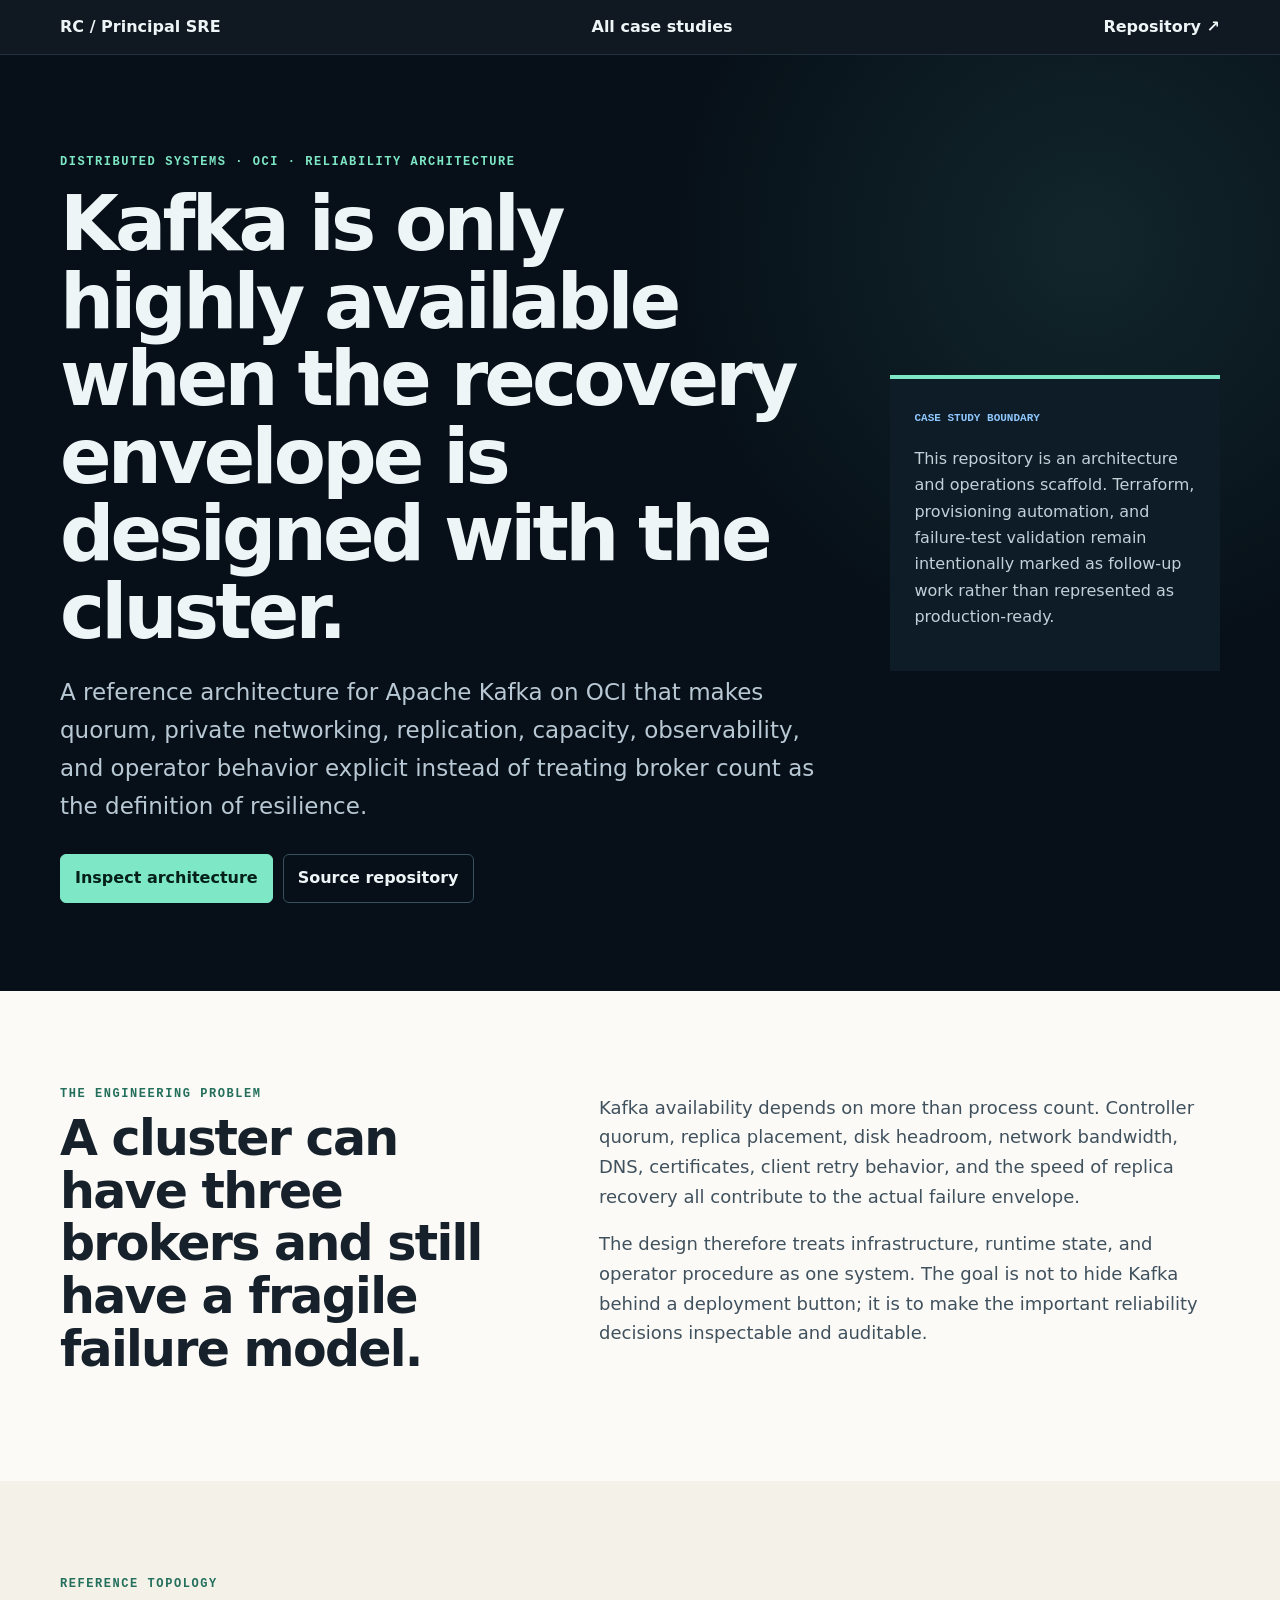
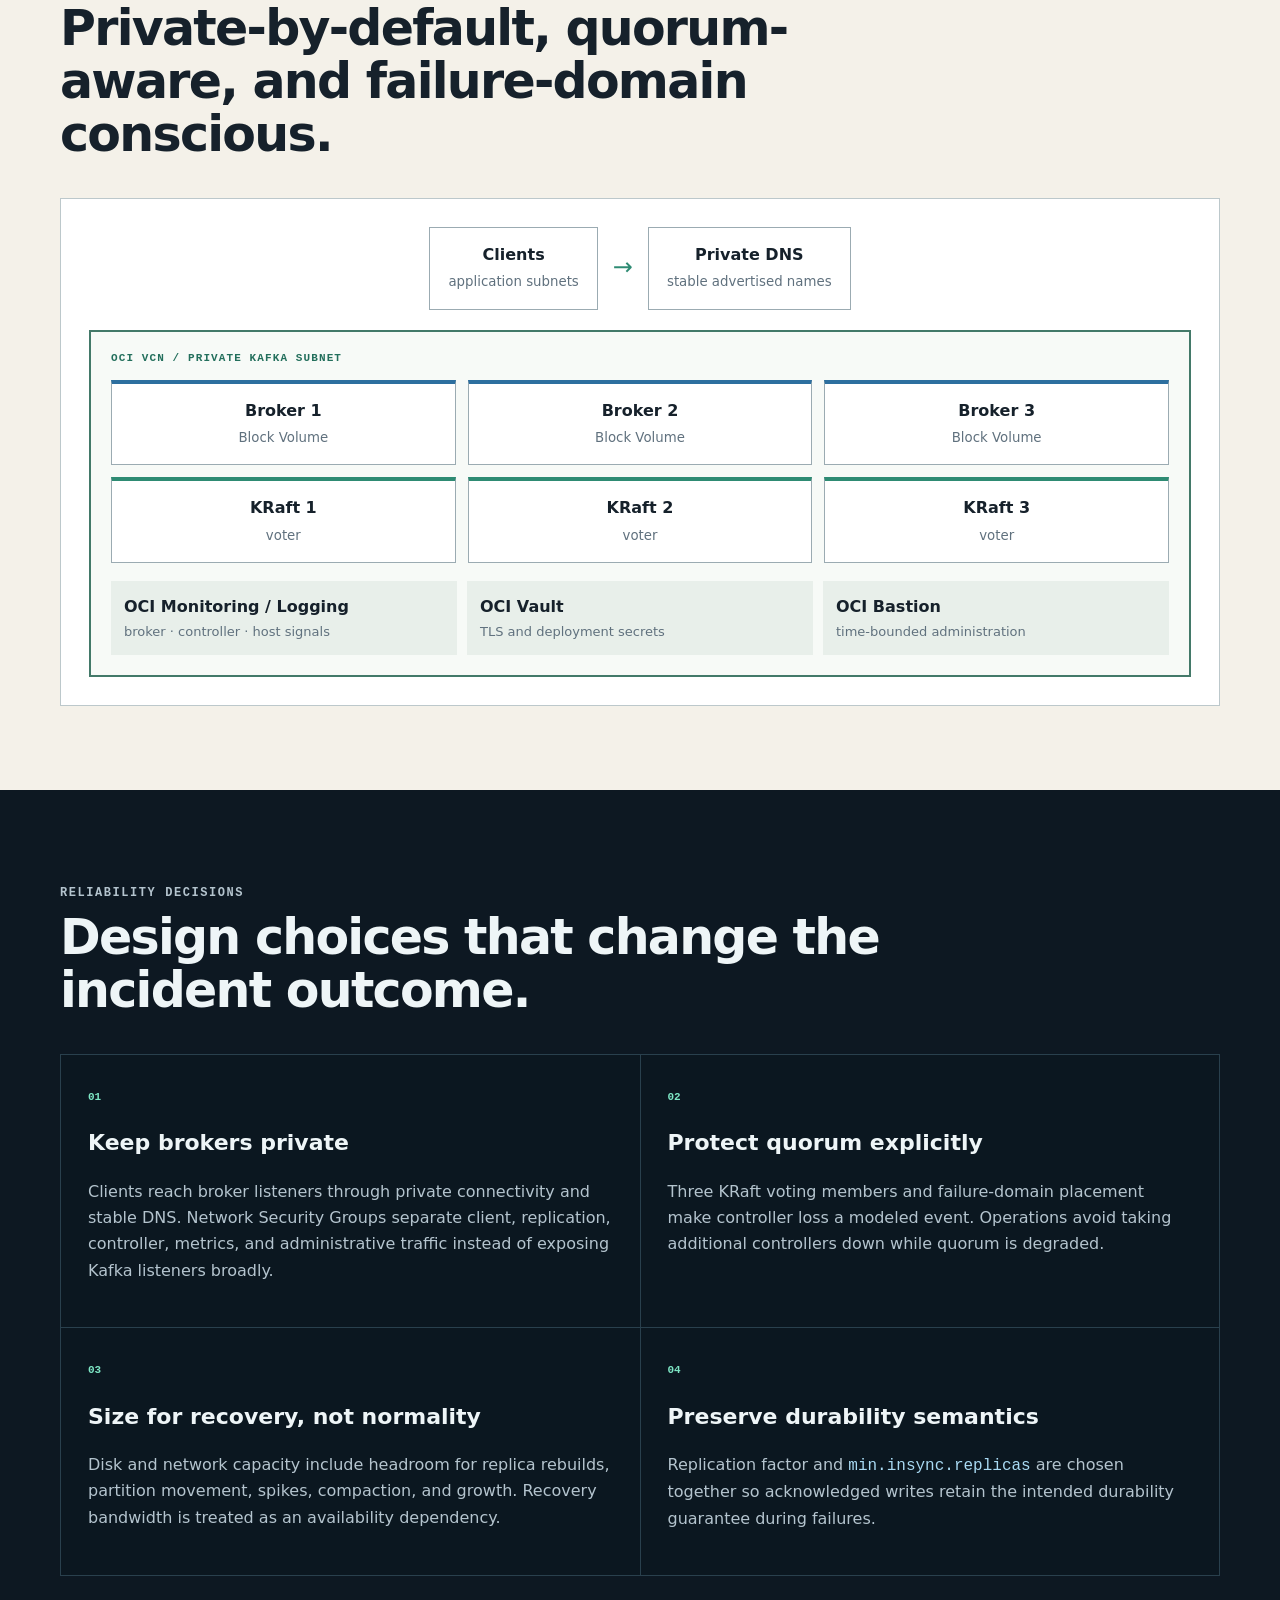
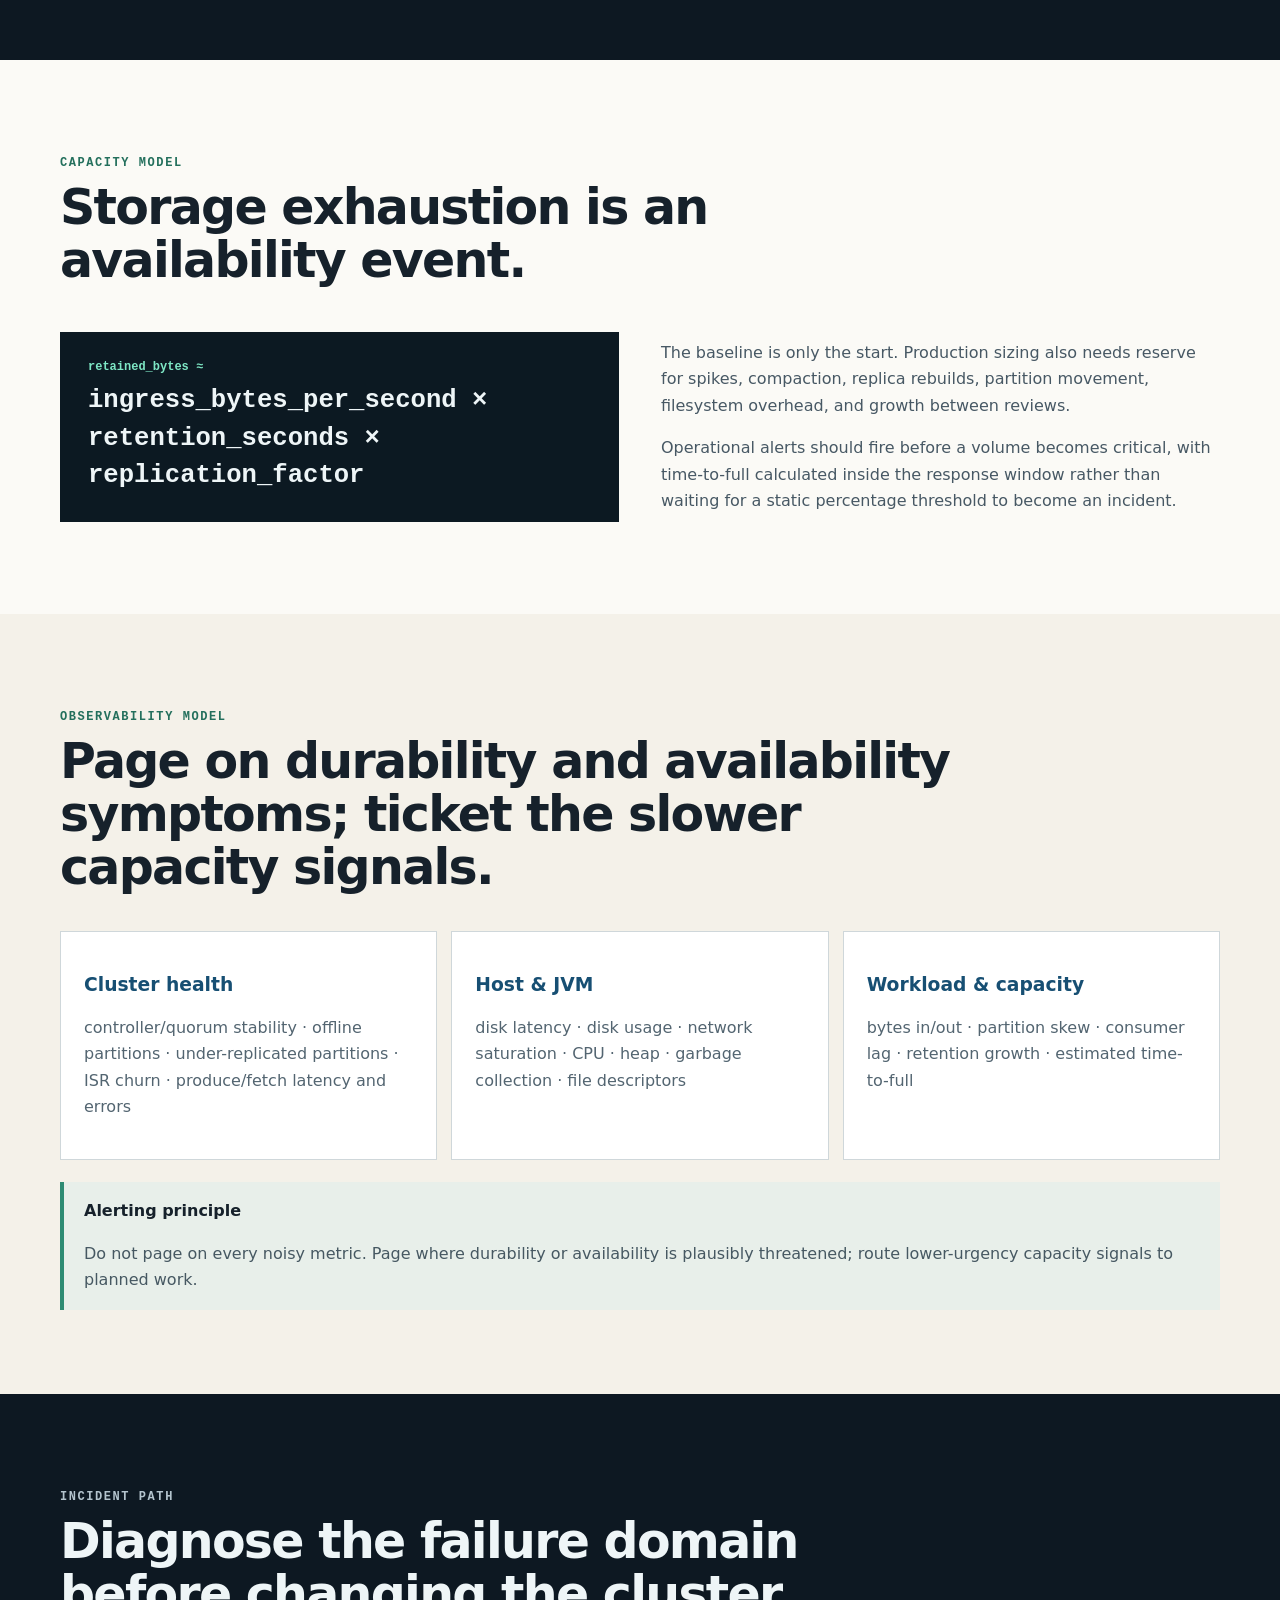
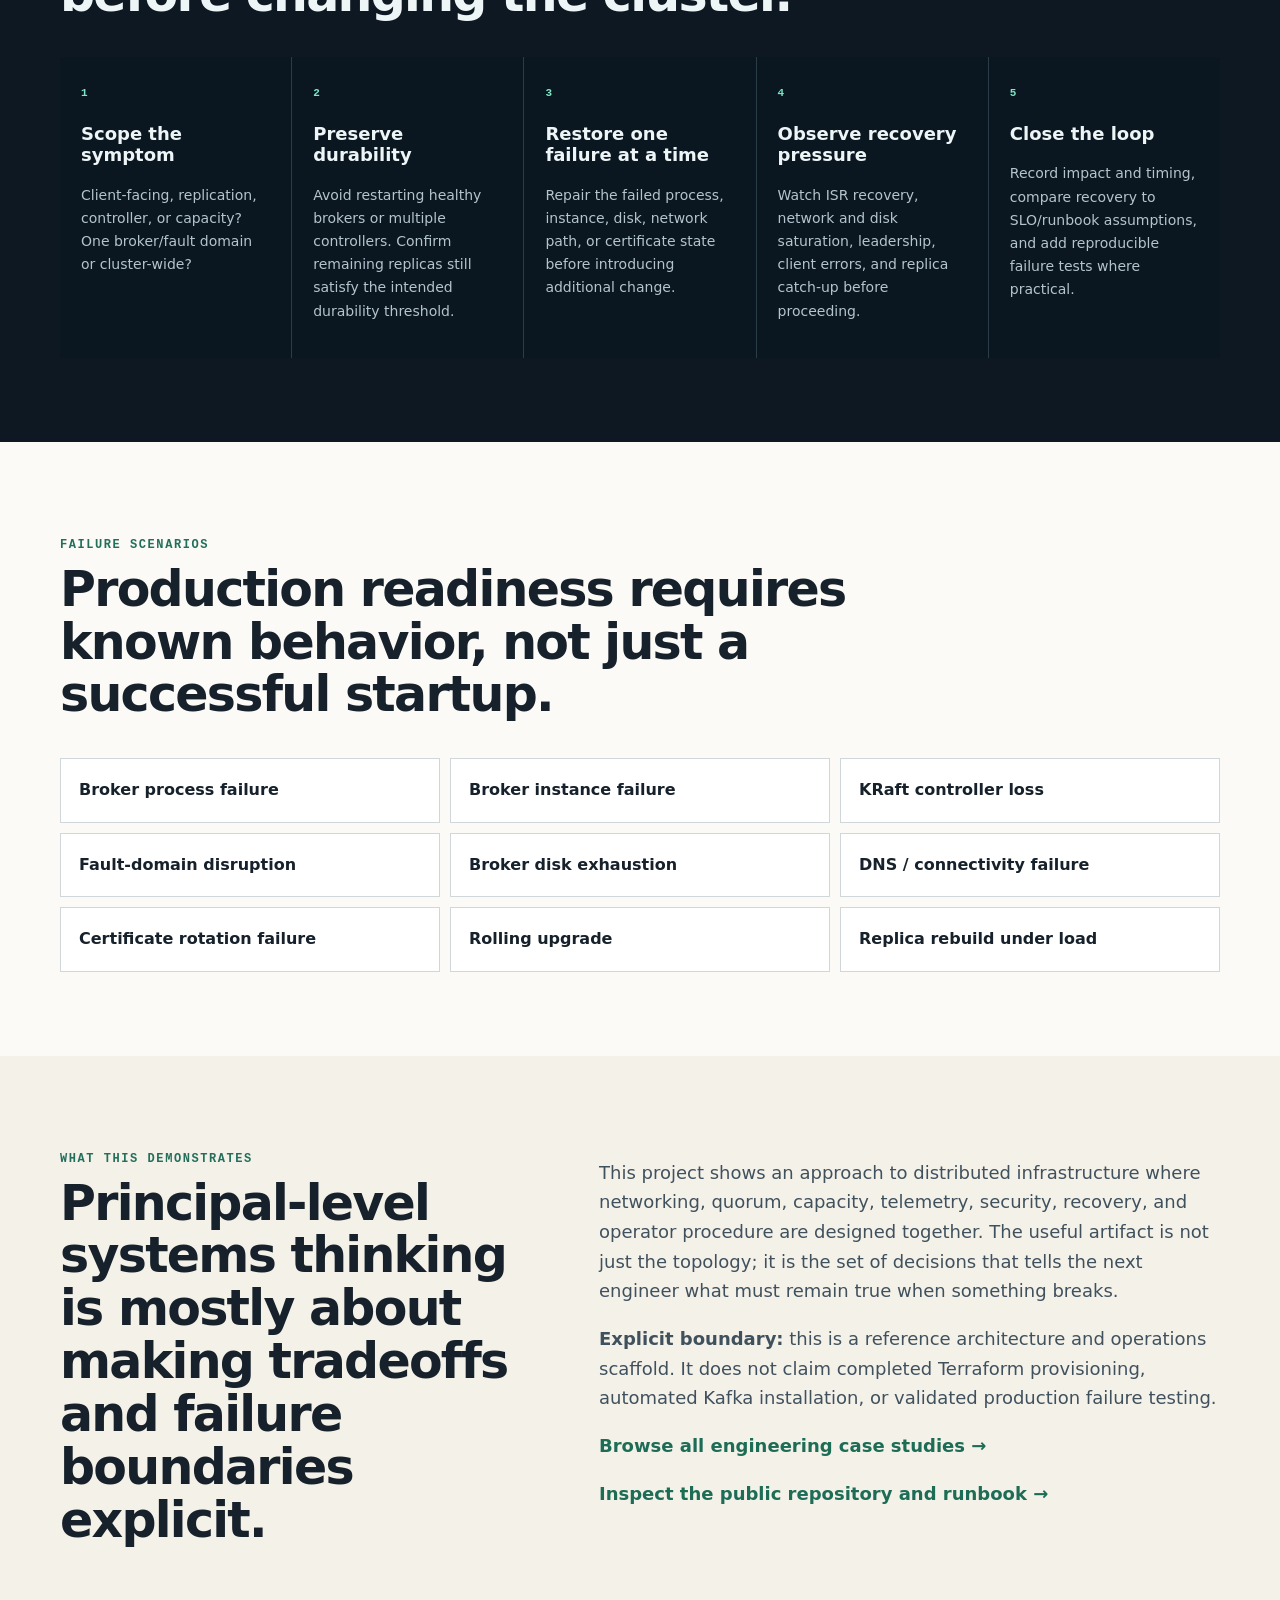
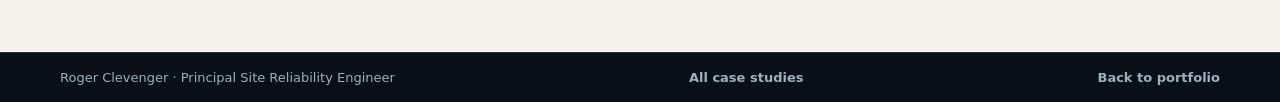
<file: projects/kafka-oci/index.html>
<!doctype html>
<html lang="en">
<head>
<meta charset="utf-8">
<meta name="viewport" content="width=device-width,initial-scale=1">
<title>Kafka on OCI — Reliability Case Study · Roger Clevenger</title>
<meta name="description" content="Principal-level SRE case study for Apache Kafka on Oracle Cloud Infrastructure: quorum, private networking, capacity, observability, recovery, and operational guardrails.">
<meta name="robots" content="index,follow">
<meta name="theme-color" content="#071018">
<meta property="og:title" content="Kafka on OCI — Reliability Case Study · Roger Clevenger">
<meta property="og:description" content="Kafka reliability on OCI through quorum design, private networking, recovery capacity, observability, and explicit operator guardrails.">
<meta property="og:type" content="article">
<meta property="og:url" content="https://rclevenger-hm.github.io/portfolio/projects/kafka-oci/">
<link rel="canonical" href="https://rclevenger-hm.github.io/portfolio/projects/kafka-oci/">
<link rel="stylesheet" href="case-study.css">
</head>
<body>
<a class="skip" href="#main">Skip to main content</a>
<header class="topbar"><div class="shell"><a href="../../">RC / Principal SRE</a><a href="../../case-studies/">All case studies</a><a href="https://github.com/rclevenger-hm/kafka-oci-deployment">Repository ↗</a></div></header>
<main id="main">
<section class="hero"><div class="shell hero-grid"><div><p class="kicker">Distributed systems · OCI · reliability architecture</p><h1>Kafka is only highly available when the recovery envelope is designed with the cluster.</h1><p class="lede">A reference architecture for Apache Kafka on OCI that makes quorum, private networking, replication, capacity, observability, and operator behavior explicit instead of treating broker count as the definition of resilience.</p><div class="actions"><a class="button primary" href="#architecture">Inspect architecture</a><a class="button" href="https://github.com/rclevenger-hm/kafka-oci-deployment">Source repository</a></div></div><aside class="brief"><span>Case study boundary</span><p>This repository is an architecture and operations scaffold. Terraform, provisioning automation, and failure-test validation remain intentionally marked as follow-up work rather than represented as production-ready.</p></aside></div></section>

<section class="section light"><div class="shell two-col"><div><p class="kicker dark">The engineering problem</p><h2>A cluster can have three brokers and still have a fragile failure model.</h2></div><div class="copy"><p>Kafka availability depends on more than process count. Controller quorum, replica placement, disk headroom, network bandwidth, DNS, certificates, client retry behavior, and the speed of replica recovery all contribute to the actual failure envelope.</p><p>The design therefore treats infrastructure, runtime state, and operator procedure as one system. The goal is not to hide Kafka behind a deployment button; it is to make the important reliability decisions inspectable and auditable.</p></div></div></section>

<section id="architecture" class="section paper"><div class="shell"><header class="section-head"><p class="kicker dark">Reference topology</p><h2>Private-by-default, quorum-aware, and failure-domain conscious.</h2></header><div class="architecture" role="img" aria-label="Kafka on OCI architecture showing clients, private DNS, brokers, KRaft controllers, block volumes, monitoring, Vault, and Bastion">
<div class="arch-row"><div class="node client"><span>Clients</span><small>application subnets</small></div><div class="arrow">→</div><div class="node dns"><span>Private DNS</span><small>stable advertised names</small></div></div>
<div class="vcn"><div class="vcn-label">OCI VCN / private Kafka subnet</div><div class="cluster-grid"><div class="node broker"><span>Broker 1</span><small>Block Volume</small></div><div class="node broker"><span>Broker 2</span><small>Block Volume</small></div><div class="node broker"><span>Broker 3</span><small>Block Volume</small></div><div class="node controller"><span>KRaft 1</span><small>voter</small></div><div class="node controller"><span>KRaft 2</span><small>voter</small></div><div class="node controller"><span>KRaft 3</span><small>voter</small></div></div><div class="support-grid"><div><strong>OCI Monitoring / Logging</strong><span>broker · controller · host signals</span></div><div><strong>OCI Vault</strong><span>TLS and deployment secrets</span></div><div><strong>OCI Bastion</strong><span>time-bounded administration</span></div></div></div></div></section>

<section class="section ink"><div class="shell"><header class="section-head inverse"><p class="kicker">Reliability decisions</p><h2>Design choices that change the incident outcome.</h2></header><div class="decision-grid">
<article><span>01</span><h3>Keep brokers private</h3><p>Clients reach broker listeners through private connectivity and stable DNS. Network Security Groups separate client, replication, controller, metrics, and administrative traffic instead of exposing Kafka listeners broadly.</p></article>
<article><span>02</span><h3>Protect quorum explicitly</h3><p>Three KRaft voting members and failure-domain placement make controller loss a modeled event. Operations avoid taking additional controllers down while quorum is degraded.</p></article>
<article><span>03</span><h3>Size for recovery, not normality</h3><p>Disk and network capacity include headroom for replica rebuilds, partition movement, spikes, compaction, and growth. Recovery bandwidth is treated as an availability dependency.</p></article>
<article><span>04</span><h3>Preserve durability semantics</h3><p>Replication factor and <code>min.insync.replicas</code> are chosen together so acknowledged writes retain the intended durability guarantee during failures.</p></article>
</div></div></section>

<section class="section light"><div class="shell"><header class="section-head"><p class="kicker dark">Capacity model</p><h2>Storage exhaustion is an availability event.</h2></header><div class="capacity"><div class="formula"><span>retained_bytes ≈</span><strong>ingress_bytes_per_second × retention_seconds × replication_factor</strong></div><div class="capacity-copy"><p>The baseline is only the start. Production sizing also needs reserve for spikes, compaction, replica rebuilds, partition movement, filesystem overhead, and growth between reviews.</p><p>Operational alerts should fire before a volume becomes critical, with time-to-full calculated inside the response window rather than waiting for a static percentage threshold to become an incident.</p></div></div></div></section>

<section class="section paper"><div class="shell"><header class="section-head"><p class="kicker dark">Observability model</p><h2>Page on durability and availability symptoms; ticket the slower capacity signals.</h2></header><div class="signal-columns"><article><h3>Cluster health</h3><p>controller/quorum stability · offline partitions · under-replicated partitions · ISR churn · produce/fetch latency and errors</p></article><article><h3>Host & JVM</h3><p>disk latency · disk usage · network saturation · CPU · heap · garbage collection · file descriptors</p></article><article><h3>Workload & capacity</h3><p>bytes in/out · partition skew · consumer lag · retention growth · estimated time-to-full</p></article></div><div class="callout"><strong>Alerting principle</strong><p>Do not page on every noisy metric. Page where durability or availability is plausibly threatened; route lower-urgency capacity signals to planned work.</p></div></div></section>

<section class="section ink"><div class="shell"><header class="section-head inverse"><p class="kicker">Incident path</p><h2>Diagnose the failure domain before changing the cluster.</h2></header><ol class="runbook"><li><span>1</span><div><h3>Scope the symptom</h3><p>Client-facing, replication, controller, or capacity? One broker/fault domain or cluster-wide?</p></div></li><li><span>2</span><div><h3>Preserve durability</h3><p>Avoid restarting healthy brokers or multiple controllers. Confirm remaining replicas still satisfy the intended durability threshold.</p></div></li><li><span>3</span><div><h3>Restore one failure at a time</h3><p>Repair the failed process, instance, disk, network path, or certificate state before introducing additional change.</p></div></li><li><span>4</span><div><h3>Observe recovery pressure</h3><p>Watch ISR recovery, network and disk saturation, leadership, client errors, and replica catch-up before proceeding.</p></div></li><li><span>5</span><div><h3>Close the loop</h3><p>Record impact and timing, compare recovery to SLO/runbook assumptions, and add reproducible failure tests where practical.</p></div></li></ol></div></section>

<section class="section light"><div class="shell"><header class="section-head"><p class="kicker dark">Failure scenarios</p><h2>Production readiness requires known behavior, not just a successful startup.</h2></header><div class="failure-grid"><div>Broker process failure</div><div>Broker instance failure</div><div>KRaft controller loss</div><div>Fault-domain disruption</div><div>Broker disk exhaustion</div><div>DNS / connectivity failure</div><div>Certificate rotation failure</div><div>Rolling upgrade</div><div>Replica rebuild under load</div></div></div></section>

<section class="section paper"><div class="shell two-col"><div><p class="kicker dark">What this demonstrates</p><h2>Principal-level systems thinking is mostly about making tradeoffs and failure boundaries explicit.</h2></div><div class="copy"><p>This project shows an approach to distributed infrastructure where networking, quorum, capacity, telemetry, security, recovery, and operator procedure are designed together. The useful artifact is not just the topology; it is the set of decisions that tells the next engineer what must remain true when something breaks.</p><p><strong>Explicit boundary:</strong> this is a reference architecture and operations scaffold. It does not claim completed Terraform provisioning, automated Kafka installation, or validated production failure testing.</p><p><a class="text-link" href="../../case-studies/">Browse all engineering case studies →</a></p><p><a class="text-link" href="https://github.com/rclevenger-hm/kafka-oci-deployment">Inspect the public repository and runbook →</a></p></div></div></section>
</main>
<footer><div class="shell"><span>Roger Clevenger · Principal Site Reliability Engineer</span><a href="../../case-studies/">All case studies</a><a href="../../">Back to portfolio</a></div></footer>
</body>
</html>
</file>
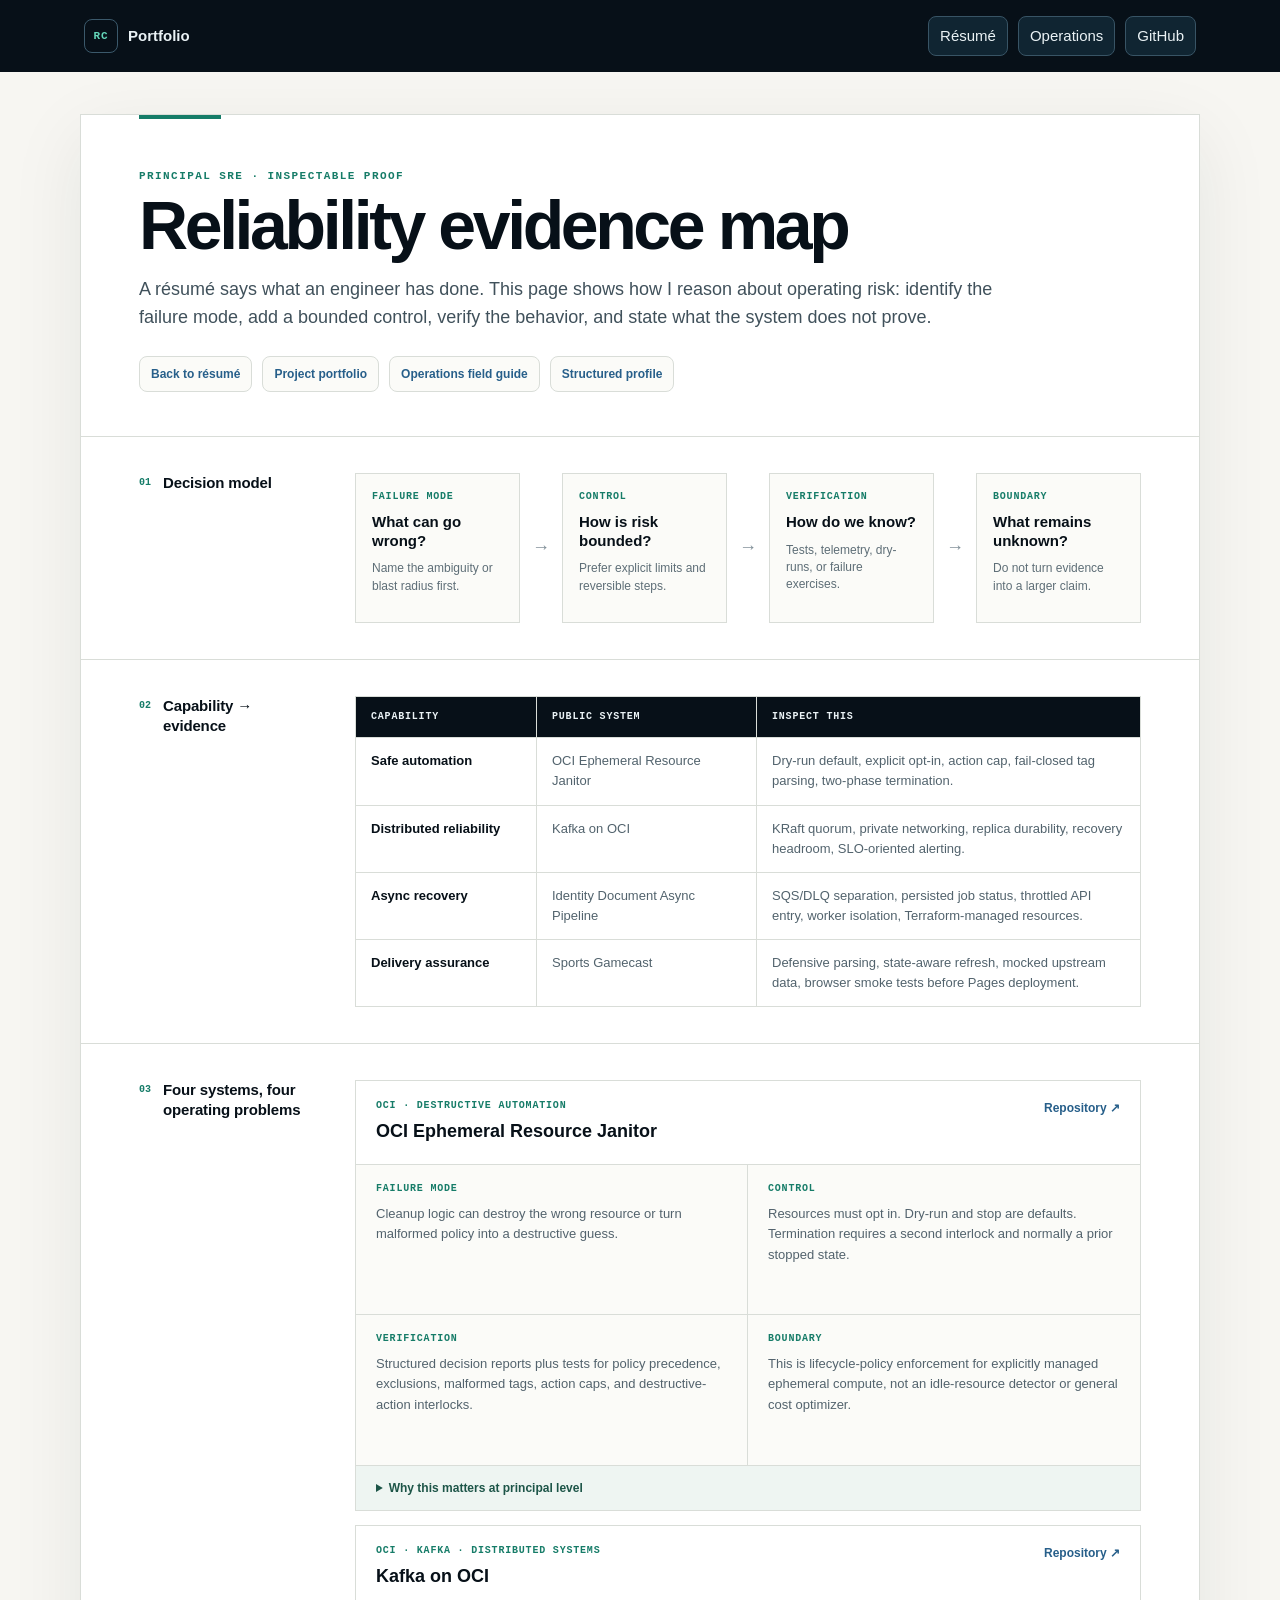
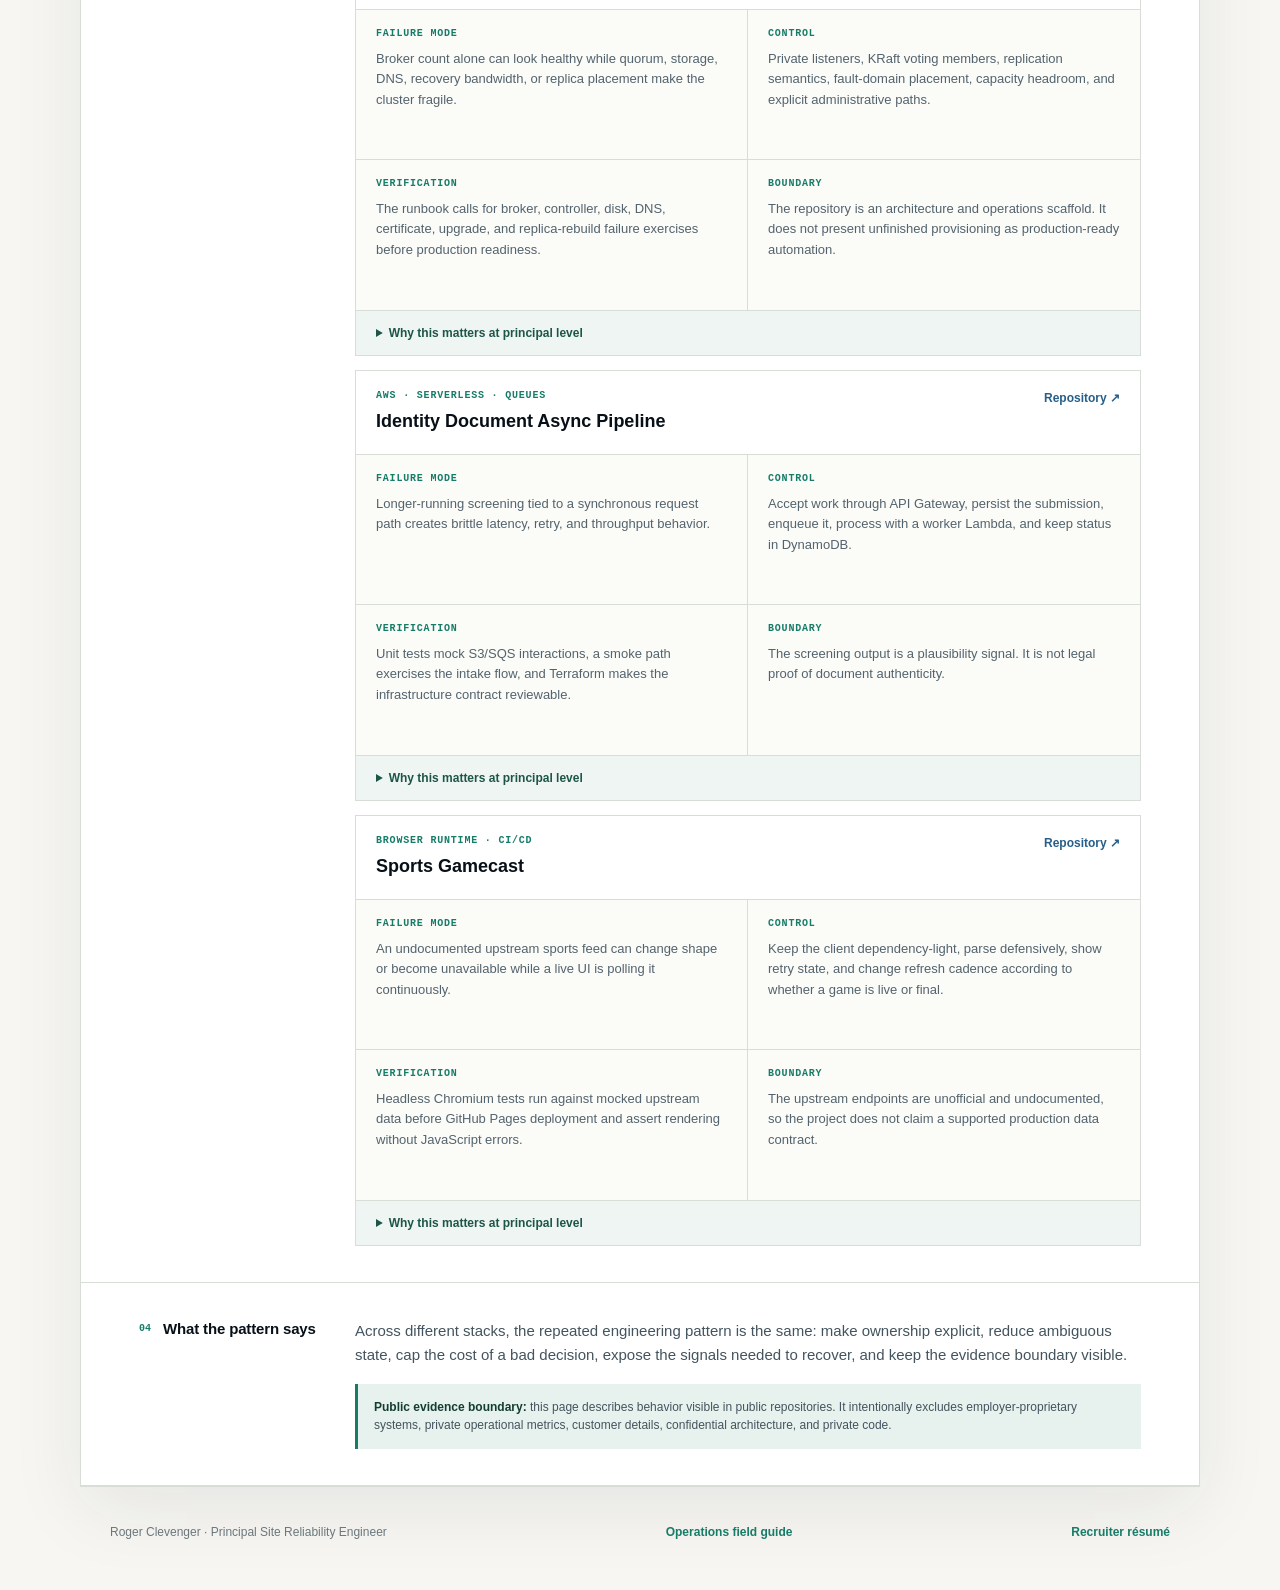
<file: resume/evidence.html>
<!doctype html>
<html lang="en">
<head>
<meta charset="utf-8">
<meta name="viewport" content="width=device-width,initial-scale=1">
<title>Reliability Evidence Map — Roger Clevenger</title>
<meta name="description" content="A reliability evidence map linking Principal SRE capabilities to public work in cloud automation, distributed systems, recovery, and delivery validation.">
<meta name="robots" content="index,follow">
<meta name="theme-color" content="#071018">
<meta property="og:title" content="Reliability Evidence Map — Roger Clevenger">
<meta property="og:description" content="Inspect the engineering decisions, controls, validation, and boundaries behind public SRE and DevOps work.">
<meta property="og:type" content="profile">
<meta property="og:url" content="https://rclevenger-hm.github.io/portfolio/resume/evidence.html">
<link rel="canonical" href="https://rclevenger-hm.github.io/portfolio/resume/evidence.html">
<link rel="alternate" type="application/json" href="../data/profile.json" title="Machine-readable portfolio profile">
<link rel="stylesheet" href="resume.css">
<link rel="stylesheet" href="evidence.css">
</head>
<body>
<a class="skip" href="#evidence-main">Skip to evidence map</a>
<header class="screen-bar">
  <a class="brand" href="../"><span class="brand-mark">RC</span><span>Portfolio</span></a>
  <div class="screen-actions">
    <a href="./">Résumé</a>
    <a href="../operations/">Operations</a>
    <a href="https://github.com/rclevenger-hm">GitHub</a>
  </div>
</header>

<main id="evidence-main" class="evidence-shell">
  <header class="evidence-hero">
    <p class="eyebrow">Principal SRE · inspectable proof</p>
    <h1>Reliability evidence map</h1>
    <p class="summary">A résumé says what an engineer has done. This page shows how I reason about operating risk: identify the failure mode, add a bounded control, verify the behavior, and state what the system does not prove.</p>
    <div class="evidence-actions">
      <a href="./">Back to résumé</a>
      <a href="../#work">Project portfolio</a>
      <a href="../operations/">Operations field guide</a>
      <a href="../data/profile.json">Structured profile</a>
    </div>
  </header>

  <section class="evidence-section" aria-labelledby="model-heading">
    <div class="section-label"><span>01</span><h2 id="model-heading">Decision model</h2></div>
    <div class="decision-path" aria-label="Reliability decision path">
      <div><span>Failure mode</span><strong>What can go wrong?</strong><small>Name the ambiguity or blast radius first.</small></div>
      <i aria-hidden="true">→</i>
      <div><span>Control</span><strong>How is risk bounded?</strong><small>Prefer explicit limits and reversible steps.</small></div>
      <i aria-hidden="true">→</i>
      <div><span>Verification</span><strong>How do we know?</strong><small>Tests, telemetry, dry-runs, or failure exercises.</small></div>
      <i aria-hidden="true">→</i>
      <div><span>Boundary</span><strong>What remains unknown?</strong><small>Do not turn evidence into a larger claim.</small></div>
    </div>
  </section>

  <section class="evidence-section" aria-labelledby="matrix-heading">
    <div class="section-label"><span>02</span><h2 id="matrix-heading">Capability → evidence</h2></div>
    <div class="capability-matrix" role="table" aria-label="Reliability capabilities mapped to public evidence">
      <div class="matrix-row matrix-head" role="row">
        <span role="columnheader">Capability</span><span role="columnheader">Public system</span><span role="columnheader">Inspect this</span>
      </div>
      <div class="matrix-row" role="row">
        <strong role="cell">Safe automation</strong><span role="cell">OCI Ephemeral Resource Janitor</span><span role="cell">Dry-run default, explicit opt-in, action cap, fail-closed tag parsing, two-phase termination.</span>
      </div>
      <div class="matrix-row" role="row">
        <strong role="cell">Distributed reliability</strong><span role="cell">Kafka on OCI</span><span role="cell">KRaft quorum, private networking, replica durability, recovery headroom, SLO-oriented alerting.</span>
      </div>
      <div class="matrix-row" role="row">
        <strong role="cell">Async recovery</strong><span role="cell">Identity Document Async Pipeline</span><span role="cell">SQS/DLQ separation, persisted job status, throttled API entry, worker isolation, Terraform-managed resources.</span>
      </div>
      <div class="matrix-row" role="row">
        <strong role="cell">Delivery assurance</strong><span role="cell">Sports Gamecast</span><span role="cell">Defensive parsing, state-aware refresh, mocked upstream data, browser smoke tests before Pages deployment.</span>
      </div>
    </div>
  </section>

  <section class="evidence-section" aria-labelledby="systems-heading">
    <div class="section-label"><span>03</span><h2 id="systems-heading">Four systems, four operating problems</h2></div>
    <div class="system-stack">
      <article class="system-card">
        <header><div><p class="system-type">OCI · destructive automation</p><h3>OCI Ephemeral Resource Janitor</h3></div><a href="https://github.com/rclevenger-hm/oci-ephemeral-resource-janitor">Repository ↗</a></header>
        <div class="system-grid">
          <div><span>Failure mode</span><p>Cleanup logic can destroy the wrong resource or turn malformed policy into a destructive guess.</p></div>
          <div><span>Control</span><p>Resources must opt in. Dry-run and stop are defaults. Termination requires a second interlock and normally a prior stopped state.</p></div>
          <div><span>Verification</span><p>Structured decision reports plus tests for policy precedence, exclusions, malformed tags, action caps, and destructive-action interlocks.</p></div>
          <div><span>Boundary</span><p>This is lifecycle-policy enforcement for explicitly managed ephemeral compute, not an idle-resource detector or general cost optimizer.</p></div>
        </div>
        <details><summary>Why this matters at principal level</summary><p>The important design choice is not the API call that stops an instance. It is the control system around the mutation: ownership, blast-radius limits, reversible stages, fail-closed parsing, and auditable decisions.</p></details>
      </article>

      <article class="system-card">
        <header><div><p class="system-type">OCI · Kafka · distributed systems</p><h3>Kafka on OCI</h3></div><a href="https://github.com/rclevenger-hm/kafka-oci-deployment">Repository ↗</a></header>
        <div class="system-grid">
          <div><span>Failure mode</span><p>Broker count alone can look healthy while quorum, storage, DNS, recovery bandwidth, or replica placement make the cluster fragile.</p></div>
          <div><span>Control</span><p>Private listeners, KRaft voting members, replication semantics, fault-domain placement, capacity headroom, and explicit administrative paths.</p></div>
          <div><span>Verification</span><p>The runbook calls for broker, controller, disk, DNS, certificate, upgrade, and replica-rebuild failure exercises before production readiness.</p></div>
          <div><span>Boundary</span><p>The repository is an architecture and operations scaffold. It does not present unfinished provisioning as production-ready automation.</p></div>
        </div>
        <details><summary>Why this matters at principal level</summary><p>Distributed reliability comes from treating quorum, networking, storage, client behavior, and recovery capacity as one failure envelope instead of separate infrastructure checklists.</p></details>
      </article>

      <article class="system-card">
        <header><div><p class="system-type">AWS · serverless · queues</p><h3>Identity Document Async Pipeline</h3></div><a href="https://github.com/rclevenger-hm/driver_license_authenticity_lambda">Repository ↗</a></header>
        <div class="system-grid">
          <div><span>Failure mode</span><p>Longer-running screening tied to a synchronous request path creates brittle latency, retry, and throughput behavior.</p></div>
          <div><span>Control</span><p>Accept work through API Gateway, persist the submission, enqueue it, process with a worker Lambda, and keep status in DynamoDB.</p></div>
          <div><span>Verification</span><p>Unit tests mock S3/SQS interactions, a smoke path exercises the intake flow, and Terraform makes the infrastructure contract reviewable.</p></div>
          <div><span>Boundary</span><p>The screening output is a plausibility signal. It is not legal proof of document authenticity.</p></div>
        </div>
        <details><summary>Why this matters at principal level</summary><p>The architectural value is separating acceptance from completion so retries, queue pressure, worker failure, and operational state can be reasoned about explicitly.</p></details>
      </article>

      <article class="system-card">
        <header><div><p class="system-type">Browser runtime · CI/CD</p><h3>Sports Gamecast</h3></div><a href="https://github.com/rclevenger-hm/sports-gamecast">Repository ↗</a></header>
        <div class="system-grid">
          <div><span>Failure mode</span><p>An undocumented upstream sports feed can change shape or become unavailable while a live UI is polling it continuously.</p></div>
          <div><span>Control</span><p>Keep the client dependency-light, parse defensively, show retry state, and change refresh cadence according to whether a game is live or final.</p></div>
          <div><span>Verification</span><p>Headless Chromium tests run against mocked upstream data before GitHub Pages deployment and assert rendering without JavaScript errors.</p></div>
          <div><span>Boundary</span><p>The upstream endpoints are unofficial and undocumented, so the project does not claim a supported production data contract.</p></div>
        </div>
        <details><summary>Why this matters at principal level</summary><p>Reliability work also applies to small systems: isolate uncertainty, make degraded behavior deliberate, and require deterministic validation before release.</p></details>
      </article>
    </div>
  </section>

  <section class="evidence-section operating-summary" aria-labelledby="summary-heading">
    <div class="section-label"><span>04</span><h2 id="summary-heading">What the pattern says</h2></div>
    <div>
      <p>Across different stacks, the repeated engineering pattern is the same: make ownership explicit, reduce ambiguous state, cap the cost of a bad decision, expose the signals needed to recover, and keep the evidence boundary visible.</p>
      <p class="boundary-note"><strong>Public evidence boundary:</strong> this page describes behavior visible in public repositories. It intentionally excludes employer-proprietary systems, private operational metrics, customer details, confidential architecture, and private code.</p>
    </div>
  </section>
</main>

<footer class="resume-footer">
  <span>Roger Clevenger · Principal Site Reliability Engineer</span>
  <a href="../operations/">Operations field guide</a>
  <a href="./">Recruiter résumé</a>
</footer>
</body>
</html>
</file>
<file: styles.css>
:root{--ink:#0c1b27;--ink-2:#132838;--paper:#f4f1ea;--paper-2:#fbfaf7;--white:#fff;--line:#d8ddd8;--line-dark:#294052;--text:#152736;--muted:#5f6d76;--muted-dark:#9cb0be;--signal:#47d7b2;--signal-dark:#167c68;--blue:#6ea9f5;--shadow:0 18px 50px rgba(18,36,48,.08);--max:1180px;color-scheme:light dark}*{box-sizing:border-box}html{scroll-behavior:smooth}body{margin:0;background:var(--paper);color:var(--text);font:16px/1.65 system-ui,-apple-system,BlinkMacSystemFont,"Segoe UI",sans-serif;text-rendering:optimizeLegibility}img,svg{max-width:100%}.shell{width:min(var(--max),calc(100% - 40px));margin-inline:auto}a{color:inherit}.skip{position:fixed;left:-999px;top:12px;z-index:1000}.skip:focus{left:12px;background:#fff;color:#000;padding:10px 14px;border-radius:6px;box-shadow:var(--shadow)}.site-header{position:sticky;top:0;z-index:50;background:rgba(7,16,24,.94);border-bottom:1px solid rgba(255,255,255,.08);backdrop-filter:blur(14px)}.nav-shell{width:min(var(--max),calc(100% - 40px));margin:auto;min-height:64px;display:flex;align-items:center;justify-content:space-between;gap:24px}.brand{display:inline-flex;align-items:center;gap:10px;color:#eaf2f6;text-decoration:none;font-weight:750}.brand-mark{display:inline-grid;place-items:center;width:34px;height:34px;border-radius:9px;background:linear-gradient(145deg,#193348,#0d202f);border:1px solid #345068;color:var(--signal);font:800 11px ui-monospace,SFMono-Regular,Consolas,monospace;letter-spacing:.08em}.site-header nav{display:flex;gap:24px}.site-header nav a{color:#b6c4cd;text-decoration:none;font-size:13px;font-weight:650}.site-header nav a:hover{color:#fff}.hero{position:relative;overflow:hidden;background:radial-gradient(circle at 78% 16%,rgba(71,215,178,.14),transparent 26rem),linear-gradient(145deg,#071018 0%,#0c1b27 58%,#102332 100%);color:#eef5f8;border-bottom:1px solid #1f3342}.hero:after{content:"";position:absolute;inset:0;pointer-events:none;background-image:linear-gradient(rgba(255,255,255,.025) 1px,transparent 1px),linear-gradient(90deg,rgba(255,255,255,.025) 1px,transparent 1px);background-size:44px 44px;mask-image:linear-gradient(to bottom,rgba(0,0,0,.75),transparent 92%)}.hero-grid{position:relative;z-index:1;min-height:680px;padding:105px 0 95px;display:grid;grid-template-columns:minmax(0,1.55fr) minmax(310px,.65fr);gap:74px;align-items:center}.kicker{margin:0 0 18px;color:var(--signal);font:800 12px/1.3 ui-monospace,SFMono-Regular,Consolas,monospace;text-transform:uppercase;letter-spacing:.14em}.kicker.dark{color:var(--signal-dark)}h1,h2,h3,p{overflow-wrap:break-word}h1{max-width:870px;margin:0;font-size:clamp(48px,6.8vw,84px);line-height:.99;letter-spacing:-.055em;font-weight:780}h2{margin:0;font-size:clamp(34px,4.3vw,54px);line-height:1.04;letter-spacing:-.045em;color:var(--ink)}h3{margin:0;color:var(--ink);letter-spacing:-.025em}.hero-lede{max-width:760px;margin:28px 0 0;color:#bdcbd4;font-size:clamp(18px,2vw,23px);line-height:1.55}.hero-actions{display:flex;align-items:center;flex-wrap:wrap;gap:10px 14px;margin-top:34px}.button{display:inline-flex;align-items:center;justify-content:center;min-height:46px;padding:10px 15px;border-radius:8px;text-decoration:none;font-weight:760;border:1px solid transparent}.button-primary{background:var(--signal);color:#08241d}.button-primary:hover{background:#6ce2c5}.button-ghost{border-color:#395264;color:#edf4f7;background:rgba(255,255,255,.02)}.button-ghost:hover{border-color:#6f8999;background:rgba(255,255,255,.05)}.text-link{color:#c5d4dc;text-decoration:none;font-weight:700;font-size:14px}.text-link:hover{color:#fff}.hero-brief{border:1px solid #294354;border-radius:16px;background:linear-gradient(145deg,rgba(18,40,55,.88),rgba(9,23,33,.88));box-shadow:0 25px 70px rgba(0,0,0,.22);overflow:hidden}.brief-label{margin:0;padding:14px 18px;border-bottom:1px solid #294354;color:#8ea4b2;font:800 10px ui-monospace,SFMono-Regular,Consolas,monospace;letter-spacing:.14em;text-transform:uppercase}.brief-statement{margin:0;padding:24px 20px;color:#e0e9ee;font-size:18px;line-height:1.55;border-bottom:1px solid #294354}.hero-brief dl{margin:0}.hero-brief dl div{display:grid;grid-template-columns:1fr 1.25fr;gap:14px;padding:13px 18px;border-bottom:1px solid #203746}.hero-brief dl div:last-child{border-bottom:0}.hero-brief dt{color:#8ea4b2}.hero-brief dd{margin:0;color:#f1f6f8;text-align:right;font:700 12px/1.5 ui-monospace,SFMono-Regular,Consolas,monospace}.signal-bar{background:#0a151f;color:#dce8ed;border-bottom:1px solid #1d3342}.signal-grid{display:grid;grid-template-columns:repeat(4,1fr)}.signal-grid>div{padding:17px 20px;border-right:1px solid #203746}.signal-grid>div:first-child{padding-left:0}.signal-grid>div:last-child{border-right:0}.signal-grid span{display:block;color:#78909f;font:800 9px ui-monospace,SFMono-Regular,Consolas,monospace;text-transform:uppercase;letter-spacing:.12em}.signal-grid strong{display:block;margin-top:5px;font-size:13px;font-weight:680}.section{padding:100px 0}.section-light{background:var(--paper)}.section-paper{background:var(--paper-2);border-top:1px solid var(--line);border-bottom:1px solid var(--line)}.section-ink{background:linear-gradient(145deg,#0a151f,#102433);color:#edf4f7}.section-heading{display:grid;grid-template-columns:minmax(0,1.2fr) minmax(280px,.72fr);gap:70px;align-items:end;margin-bottom:44px}.section-heading.compact{margin-bottom:34px}.section-heading>p{margin:0;color:var(--muted);font-size:17px}.featured-project{display:grid;grid-template-columns:minmax(0,1.35fr) minmax(320px,.65fr);overflow:hidden;border:1px solid #264052;border-radius:18px;background:linear-gradient(145deg,#0d1d29,#102635);box-shadow:0 26px 70px rgba(9,24,34,.14);color:#eaf2f5}.featured-copy{padding:42px}.project-type{margin:0 0 10px;color:#2b8371;font:800 10px ui-monospace,SFMono-Regular,Consolas,monospace;text-transform:uppercase;letter-spacing:.12em}.featured-project .project-type{color:var(--signal)}.featured-project h3{color:#fff;font-size:clamp(30px,3vw,44px)}.project-intro{margin:16px 0 28px;color:#b9c9d1;font-size:18px;max-width:760px}.decision-grid{display:grid;grid-template-columns:1fr 1fr;border-top:1px solid #2b4455;border-left:1px solid #2b4455}.decision-grid>div{padding:17px;border-right:1px solid #2b4455;border-bottom:1px solid #2b4455}.decision-grid span{display:block;color:#81a1b4;font:800 9px ui-monospace,SFMono-Regular,Consolas,monospace;text-transform:uppercase;letter-spacing:.11em}.decision-grid p{margin:7px 0 0;color:#d8e3e8;font-size:14px}.project-link{display:inline-flex;gap:8px;align-items:center;margin-top:24px;color:#167c68;text-decoration:none;font-weight:800}.featured-project .project-link{color:var(--signal)}.project-link:hover{text-decoration:underline;text-underline-offset:4px}.featured-visual{padding:30px;background:linear-gradient(180deg,#102b3b,#0a1822);border-left:1px solid #294354;display:flex;flex-direction:column;justify-content:center}.flow-node{position:relative;border:1px solid #355367;border-radius:10px;background:#0c1b27;padding:15px 16px}.flow-node.active{border-color:#3c9d85;background:#102f2b;box-shadow:0 0 0 1px rgba(71,215,178,.08)}.flow-node span{float:right;color:#5f8295;font:800 10px ui-monospace,SFMono-Regular,Consolas,monospace}.flow-node strong{display:block;color:#eef5f7}.flow-node small{display:block;margin-top:3px;color:#8da4b2}.flow-line{height:20px;width:1px;background:#355367;margin-left:22px}.project-grid{display:grid;grid-template-columns:repeat(2,minmax(0,1fr));gap:18px;margin-top:20px}.project-card{position:relative;display:flex;flex-direction:column;min-height:430px;padding:28px;border:1px solid var(--line);border-radius:15px;background:var(--white);box-shadow:0 12px 34px rgba(20,38,50,.045)}.project-card:hover{transform:translateY(-2px);box-shadow:var(--shadow);border-color:#bdc8c4}.card-number{position:absolute;right:22px;top:20px;color:#b5bdbb;font:800 11px ui-monospace,SFMono-Regular,Consolas,monospace}.project-card h3{font-size:26px;max-width:85%}.project-card>p:not(.project-type){color:var(--muted);margin:14px 0 20px}.evidence-list{margin:0}.evidence-list div{padding:10px 0;border-top:1px solid #e2e5e1}.evidence-list dt{color:#66737b;font:800 9px ui-monospace,SFMono-Regular,Consolas,monospace;text-transform:uppercase;letter-spacing:.1em}.evidence-list dd{margin:3px 0 0;color:#273a47;font-size:13px}.project-card .project-link{margin-top:auto;padding-top:20px}.operating-grid{display:grid;grid-template-columns:minmax(0,.72fr) minmax(0,1.2fr);gap:90px;align-items:start}.section-ink h2{color:#fff}.operating-intro>p:last-child{color:#a9bdc9;font-size:18px;max-width:540px}.principle-list{list-style:none;margin:0;padding:0;border-top:1px solid #2b4354}.principle-list li{display:grid;grid-template-columns:70px 1fr;gap:20px;padding:24px 0;border-bottom:1px solid #2b4354}.principle-list>li>span{color:var(--signal);font:800 11px ui-monospace,SFMono-Regular,Consolas,monospace}.principle-list h3{color:#f4f8f9;font-size:22px}.principle-list p{margin:7px 0 0;color:#9fb3bf}.model-grid{display:grid;grid-template-columns:repeat(4,1fr);gap:0;border:1px solid var(--line);background:var(--line)}.model-grid article{background:var(--paper-2);padding:24px;min-height:260px}.model-grid article+article{border-left:1px solid var(--line)}.model-index{color:var(--signal-dark);font:800 10px ui-monospace,SFMono-Regular,Consolas,monospace;text-transform:uppercase;letter-spacing:.1em}.model-grid h3{margin-top:42px;font-size:23px}.model-grid p{color:var(--muted);margin-bottom:0}.capability-layout{display:grid;grid-template-columns:minmax(280px,.72fr) minmax(0,1.2fr);gap:85px}.section-copy{color:var(--muted);font-size:17px;max-width:470px}.capability-list{border-top:1px solid var(--line)}.capability-list article{display:grid;grid-template-columns:230px 1fr;gap:28px;padding:19px 0;border-bottom:1px solid var(--line)}.capability-list h3{font-size:17px}.capability-list p{margin:0;color:var(--muted)}.evidence-section{padding-top:85px;padding-bottom:85px}.evidence-layout{display:grid;grid-template-columns:.85fr 1.15fr;gap:85px}.evidence-copy>p{margin-top:0;color:var(--muted);font-size:17px}.evidence-links{display:flex;flex-direction:column;align-items:flex-start;gap:10px;margin-top:26px}.evidence-links a{color:#146e5e;text-decoration:none;font-weight:780}.evidence-links a:hover{text-decoration:underline;text-underline-offset:4px}.site-footer{background:#071018;color:#c1d0d8;padding:34px 0;border-top:1px solid #1b3140}.footer-grid{display:flex;justify-content:space-between;gap:40px;align-items:flex-start}.footer-grid>div{display:flex;flex-direction:column}.footer-grid strong{color:#fff}.footer-grid span,.footer-grid p{color:#78909f;font-size:12px}.footer-grid p{margin:0;text-align:right;max-width:600px}a:focus-visible,.button:focus-visible{outline:3px solid var(--blue);outline-offset:3px;border-radius:5px}@media(max-width:980px){.hero-grid,.featured-project,.operating-grid,.capability-layout,.evidence-layout{grid-template-columns:1fr}.hero-grid{min-height:auto;padding:80px 0}.hero-brief{max-width:650px}.featured-visual{border-left:0;border-top:1px solid #294354}.project-grid{grid-template-columns:1fr 1fr}.model-grid{grid-template-columns:1fr 1fr}.model-grid article:nth-child(3){border-left:0;border-top:1px solid var(--line)}.model-grid article:nth-child(4){border-top:1px solid var(--line)}.section-heading{grid-template-columns:1fr;gap:20px}.capability-layout,.evidence-layout{gap:35px}}@media(max-width:720px){.shell,.nav-shell{width:min(100% - 28px,var(--max))}.site-header nav{display:none}.hero-grid{padding:64px 0 70px;gap:42px}.hero h1{font-size:clamp(42px,13vw,64px)}.signal-grid{grid-template-columns:1fr 1fr}.signal-grid>div{border-bottom:1px solid #203746}.signal-grid>div:nth-child(2){border-right:0}.signal-grid>div:first-child,.signal-grid>div:nth-child(3){padding-left:0}.section{padding:72px 0}.featured-copy{padding:27px}.decision-grid{grid-template-columns:1fr}.featured-visual{padding:24px}.project-grid{grid-template-columns:1fr}.model-grid{grid-template-columns:1fr}.model-grid article+article,.model-grid article:nth-child(3),.model-grid article:nth-child(4){border-left:0;border-top:1px solid var(--line)}.capability-list article{grid-template-columns:1fr;gap:6px}.footer-grid{flex-direction:column}.footer-grid p{text-align:left}.hero-actions{align-items:flex-start;flex-direction:column}.hero-actions .button{width:100%}.text-link{margin-top:6px}}@media(prefers-reduced-motion:reduce){*{scroll-behavior:auto!important;animation:none!important;transition:none!important}.project-card:hover{transform:none}}@media print{.site-header,.hero-actions,.skip,.signal-bar{display:none!important}body{background:#fff;color:#111;font-size:11pt}.hero,.section-ink,.site-footer{background:#fff!important;color:#111}.hero-grid,.operating-grid,.capability-layout,.evidence-layout,.featured-project{display:block}.hero-grid{min-height:auto;padding:15px 0}.hero h1{color:#111;font-size:34pt}.hero-lede,.brief-statement,.operating-intro>p:last-child,.principle-list p,.featured-project p{color:#333}.hero-brief,.featured-project,.project-card,.model-grid,.capability-list{box-shadow:none;border-color:#aaa;background:#fff}.hero-brief{margin-top:20px}.hero-brief dd,.hero-brief .brief-statement,.featured-project h3,.featured-project .project-link,.section-ink h2,.principle-list h3{color:#111}.hero-brief dt,.brief-label{color:#555}.featured-visual{display:none}.project-grid{display:block}.project-card{min-height:0;margin:12px 0;break-inside:avoid}.section{padding:24px 0}.section-heading{display:block}.section-heading>p{margin-top:10px}.principle-list li{break-inside:avoid;border-color:#bbb}.model-grid{display:grid;grid-template-columns:1fr 1fr;background:#fff}.model-grid article{background:#fff;min-height:0}.kicker,.kicker.dark,.project-type,.model-index{color:#075}.site-footer{border-top:1px solid #aaa}.footer-grid{color:#111}}
</file>
<file: experience.css>
.career-section{background:#fbfaf7;border-top:1px solid #d8ddd8;border-bottom:1px solid #d8ddd8}.career-layout{display:grid;grid-template-columns:minmax(260px,.66fr) minmax(0,1.34fr);gap:86px;align-items:start}.career-intro{position:sticky;top:100px}.career-intro .section-copy{margin-top:20px}.career-links{display:flex;flex-wrap:wrap;gap:10px;margin-top:28px}.career-links a{display:inline-flex;align-items:center;min-height:42px;padding:8px 12px;border:1px solid #cdd5d1;border-radius:8px;color:#146e5e;text-decoration:none;font-weight:760;background:#fff}.career-links a:hover{border-color:#9bb8ae}.career-timeline{position:relative;margin:0;padding:0;list-style:none;border-top:1px solid #d8ddd8}.career-item{display:grid;grid-template-columns:118px minmax(0,1fr);gap:24px;padding:26px 0;border-bottom:1px solid #d8ddd8}.career-era{padding-top:4px;color:#167c68;font:800 10px/1.4 ui-monospace,SFMono-Regular,Consolas,monospace;text-transform:uppercase;letter-spacing:.11em}.career-role{display:flex;justify-content:space-between;gap:20px;align-items:baseline}.career-role h3{font-size:23px}.career-role strong{color:#40515c;font-size:14px}.career-item p{margin:9px 0 0;color:#5f6d76}.career-signals{display:flex;gap:7px;flex-wrap:wrap;margin-top:14px}.career-signals span{border:1px solid #d7ddda;border-radius:999px;padding:4px 8px;background:#fff;color:#53636d;font:700 10px ui-monospace,SFMono-Regular,Consolas,monospace}.resume-note{margin-top:22px;padding:16px 18px;border-left:3px solid #47d7b2;background:#eef6f2;color:#40545f;font-size:14px}.resume-note strong{color:#173744}@media(max-width:980px){.career-layout{grid-template-columns:1fr;gap:38px}.career-intro{position:static}}@media(max-width:640px){.career-item{grid-template-columns:1fr;gap:5px}.career-role{display:block}.career-role strong{display:block;margin-top:3px}.career-links a{width:100%;justify-content:center}}@media print{.career-section{background:#fff!important}.career-links{display:none}.career-layout{grid-template-columns:1fr;gap:20px}.career-intro{position:static}.career-item{break-inside:avoid;padding:13px 0}.career-signals span{background:#fff}.resume-note{background:#fff;border-left:2px solid #555}}
</file>
<file: architecture/architecture.css>
:root{--atlas-ink:#071018;--atlas-panel:#0d1d29;--atlas-panel-2:#102635;--atlas-line:#2b4455;--atlas-paper:#f4f1ea;--atlas-paper-2:#fbfaf7;--atlas-text:#152736;--atlas-muted:#5f6d76;--atlas-signal:#47d7b2;--atlas-signal-dark:#167c68;--atlas-blue:#6ea9f5;--atlas-warn:#f0b36c;--atlas-max:1180px}.atlas-shell{width:min(var(--atlas-max),calc(100% - 40px));margin-inline:auto}.atlas-header{position:sticky;top:0;z-index:60;background:rgba(7,16,24,.96);border-bottom:1px solid rgba(255,255,255,.08);backdrop-filter:blur(14px)}.atlas-nav{min-height:64px;display:flex;align-items:center;justify-content:space-between;gap:28px}.atlas-brand{display:flex;align-items:center;gap:10px;text-decoration:none;color:#eef5f8}.atlas-brand>span{display:grid;place-items:center;width:34px;height:34px;border-radius:9px;border:1px solid #345068;background:linear-gradient(145deg,#193348,#0d202f);color:var(--atlas-signal);font:800 11px ui-monospace,SFMono-Regular,Consolas,monospace;letter-spacing:.08em}.atlas-brand strong{font-size:14px}.atlas-nav nav{display:flex;gap:22px}.atlas-nav nav a{color:#b6c4cd;text-decoration:none;font-size:13px;font-weight:700}.atlas-nav nav a:hover{color:#fff}.atlas-hero{position:relative;overflow:hidden;background:radial-gradient(circle at 80% 18%,rgba(71,215,178,.16),transparent 24rem),linear-gradient(145deg,#071018,#0d202f 62%,#102635);color:#edf4f7}.atlas-hero:after{content:"";position:absolute;inset:0;pointer-events:none;background-image:linear-gradient(rgba(255,255,255,.025) 1px,transparent 1px),linear-gradient(90deg,rgba(255,255,255,.025) 1px,transparent 1px);background-size:44px 44px;mask-image:linear-gradient(to bottom,rgba(0,0,0,.8),transparent 94%)}.hero-layout{position:relative;z-index:1;display:grid;grid-template-columns:minmax(0,1.4fr) minmax(320px,.6fr);gap:70px;align-items:center;padding:96px 0 84px}.atlas-kicker{margin:0 0 16px;color:var(--atlas-signal);font:800 11px/1.3 ui-monospace,SFMono-Regular,Consolas,monospace;text-transform:uppercase;letter-spacing:.14em}.atlas-kicker.dark{color:var(--atlas-signal-dark)}.atlas-hero h1{margin:0;max-width:820px;font-size:clamp(46px,6vw,76px);line-height:1;letter-spacing:-.052em}.atlas-lede{max-width:800px;margin:26px 0 0;color:#bdcbd4;font-size:clamp(18px,2vw,22px);line-height:1.58}.reading-key{border:1px solid #294354;border-radius:16px;overflow:hidden;background:linear-gradient(145deg,rgba(18,40,55,.9),rgba(9,23,33,.9));box-shadow:0 24px 70px rgba(0,0,0,.2)}.reading-title{margin:0;padding:14px 18px;border-bottom:1px solid #294354;color:#90a6b4;font:800 10px ui-monospace,SFMono-Regular,Consolas,monospace;text-transform:uppercase;letter-spacing:.13em}.reading-key ol{list-style:none;margin:0;padding:0}.reading-key li{display:grid;grid-template-columns:38px 1fr;gap:12px;padding:14px 18px;border-bottom:1px solid #203746}.reading-key li:last-child{border-bottom:0}.reading-key li>span{color:var(--atlas-signal);font:800 10px ui-monospace,SFMono-Regular,Consolas,monospace}.reading-key strong{display:block;color:#eef5f7}.reading-key small{display:block;margin-top:3px;color:#92a8b5;line-height:1.45}.atlas-index{background:#0a151f;border-top:1px solid #1d3342;border-bottom:1px solid #1d3342}.index-grid{display:grid;grid-template-columns:repeat(4,1fr)}.index-grid a{display:grid;grid-template-columns:28px 1fr;gap:0 10px;padding:18px 20px;color:#dce8ed;text-decoration:none;border-right:1px solid #203746}.index-grid a:first-child{padding-left:0}.index-grid a:last-child{border-right:0}.index-grid a:hover strong{color:#fff}.index-grid span{grid-row:1/3;color:#6f8d9d;font:800 9px ui-monospace,SFMono-Regular,Consolas,monospace}.index-grid strong{font-size:13px}.index-grid small{color:#78909f;line-height:1.35}.system-section{padding:92px 0;background:var(--atlas-paper)}.system-section.alt{background:var(--atlas-paper-2);border-top:1px solid #d8ddd8;border-bottom:1px solid #d8ddd8}.system-heading{display:grid;grid-template-columns:minmax(0,1.15fr) minmax(280px,.75fr);gap:72px;align-items:end;margin-bottom:38px}.system-heading h2,.closing-section h2{margin:0;color:#0c1b27;font-size:clamp(34px,4vw,54px);line-height:1.05;letter-spacing:-.045em}.system-heading>p{margin:0;color:var(--atlas-muted);font-size:17px}.system-grid{display:grid;grid-template-columns:minmax(0,1.45fr) minmax(300px,.55fr);gap:22px;align-items:stretch}.system-grid.reverse{grid-template-columns:minmax(300px,.55fr) minmax(0,1.45fr)}.diagram-card{min-width:0;border:1px solid #cfd6d2;border-radius:18px;background:#fff;box-shadow:0 16px 46px rgba(20,38,50,.06);overflow:hidden}.diagram-card.diagram-dark{background:linear-gradient(145deg,#0d1d29,#102635);border-color:#294354}.diagram-label{padding:13px 16px;border-bottom:1px solid #d8ddd8;color:#66737b;font:800 9px ui-monospace,SFMono-Regular,Consolas,monospace;text-transform:uppercase;letter-spacing:.12em}.diagram-dark .diagram-label{border-color:#294354;color:#8fa6b4}.arch-diagram{display:block;width:100%;height:auto;padding:18px}.arch-diagram .zone{fill:#f4f7f5;stroke:#c7d0cc;stroke-width:2}.arch-diagram .zone-label{fill:#64747d;font:700 15px system-ui,-apple-system,sans-serif}.arch-diagram .node rect,.arch-diagram .quorum rect,.arch-diagram .support rect,.arch-diagram .test-lane rect{fill:#fff;stroke:#91a39c;stroke-width:2}.diagram-dark .arch-diagram .node rect,.diagram-dark .arch-diagram .quorum rect,.diagram-dark .arch-diagram .support rect,.diagram-dark .arch-diagram .test-lane rect{fill:#102330;stroke:#426174}.arch-diagram .node-accent rect{fill:#e8f8f3;stroke:#3c9d85}.diagram-dark .arch-diagram .node-accent rect{fill:#12332e;stroke:#47d7b2}.arch-diagram .node-warning rect{fill:#fff2e3;stroke:#d79b55}.diagram-dark .arch-diagram .node-warning rect{fill:#38271a;stroke:#e0a25b}.arch-diagram .fail-closed rect{fill:#fff2e3;stroke:#d79b55;stroke-width:2}.arch-diagram .test-lane rect{fill:#f0f5fb;stroke:#7aa5d9}.arch-diagram text{fill:#16303f;font:700 16px system-ui,-apple-system,sans-serif;text-anchor:middle}.diagram-dark .arch-diagram text{fill:#eef5f7}.arch-diagram text.minor{fill:#6f7f87;font-size:12px;font-weight:600}.diagram-dark .arch-diagram text.minor{fill:#91a8b5}.arch-diagram .edge{fill:none;stroke:#78918a;stroke-width:2.2}.diagram-dark .arch-diagram .edge{stroke:#577487}.arch-diagram .arrow-fill{fill:#78918a}.diagram-dark .arch-diagram .arrow-fill{fill:#6e8da0}.system-notes{border:1px solid #d8ddd8;border-radius:18px;background:#fbfaf7;padding:26px;display:flex;flex-direction:column}.system-section.alt .system-notes{background:#fff}.system-notes dl{margin:0}.system-notes dl div{padding:15px 0;border-bottom:1px solid #e0e4e1}.system-notes dl div:first-child{padding-top:0}.system-notes dt{color:#167c68;font:800 9px ui-monospace,SFMono-Regular,Consolas,monospace;text-transform:uppercase;letter-spacing:.11em}.system-notes dd{margin:5px 0 0;color:#435560;font-size:14px;line-height:1.55}.evidence-link{display:inline-flex;align-items:center;gap:8px;margin-top:auto;padding-top:22px;color:#146e5e;text-decoration:none;font-weight:800}.evidence-link:hover{text-decoration:underline;text-underline-offset:4px}.closing-section{padding:86px 0;background:linear-gradient(145deg,#08131c,#102433);color:#eaf2f5}.closing-section h2{color:#fff}.closing-grid{display:grid;grid-template-columns:.9fr 1.1fr;gap:80px}.closing-grid>div:last-child p{margin-top:0;color:#a9bdc9;font-size:18px}.closing-grid strong{color:#f5fafb}.atlas-footer{background:#071018;color:#c1d0d8;padding:30px 0;border-top:1px solid #1b3140}.footer-layout{display:flex;justify-content:space-between;gap:28px;align-items:flex-start}.footer-layout>div:first-child{display:flex;flex-direction:column}.footer-layout strong{color:#fff}.footer-layout span{color:#78909f;font-size:12px}.footer-links{display:flex;gap:18px}.footer-links a{color:#9fb3bf;text-decoration:none;font-size:13px;font-weight:700}.footer-links a:hover{color:#fff}.atlas-nav a:focus-visible,.atlas-brand:focus-visible,.index-grid a:focus-visible,.evidence-link:focus-visible,.footer-links a:focus-visible{outline:3px solid var(--atlas-blue);outline-offset:4px;border-radius:5px}@media(max-width:980px){.hero-layout,.system-heading,.system-grid,.system-grid.reverse,.closing-grid{grid-template-columns:1fr}.hero-layout{gap:44px}.reading-key{max-width:680px}.system-heading{gap:20px}.system-grid.reverse .system-notes{order:2}.system-grid.reverse .diagram-card{order:1}.index-grid{grid-template-columns:1fr 1fr}.index-grid a:nth-child(2){border-right:0}.index-grid a:nth-child(-n+2){border-bottom:1px solid #203746}.index-grid a:nth-child(3){padding-left:0}.closing-grid{gap:30px}}@media(max-width:720px){.atlas-shell{width:min(100% - 28px,var(--atlas-max))}.atlas-nav nav{gap:14px}.atlas-nav nav a:nth-child(2){display:none}.hero-layout{padding:70px 0 64px}.atlas-hero h1{font-size:clamp(42px,12vw,60px)}.index-grid{grid-template-columns:1fr}.index-grid a,.index-grid a:first-child,.index-grid a:nth-child(3){padding:15px 0;border-right:0;border-bottom:1px solid #203746}.index-grid a:last-child{border-bottom:0}.system-section{padding:68px 0}.system-notes{padding:22px}.arch-diagram{padding:8px}.footer-layout{flex-direction:column}.footer-links{flex-wrap:wrap}}@media(prefers-reduced-motion:reduce){*{scroll-behavior:auto!important;animation:none!important;transition:none!important}}@media print{.atlas-header,.atlas-index,.atlas-footer,.skip{display:none!important}.atlas-hero,.closing-section{background:#fff!important;color:#111!important}.atlas-hero h1,.closing-section h2{color:#111!important}.atlas-lede,.closing-grid>div:last-child p{color:#333!important}.system-section,.system-section.alt{background:#fff!important;padding:34px 0!important}.system-grid,.system-grid.reverse,.system-heading,.closing-grid,.hero-layout{grid-template-columns:1fr!important}.diagram-card,.system-notes{break-inside:avoid;box-shadow:none}.evidence-link{display:none}.arch-diagram{max-height:390px}.atlas-shell{width:100%!important}.system-heading{margin-bottom:18px}.closing-section{padding:34px 0!important}.atlas-kicker{color:#333!important}}
</file>
<file: case-studies/index.css>
:root{--ink:#071018;--ink2:#0d1b27;--paper:#f6f4ef;--soft:#ece9e1;--text:#18242d;--muted:#63717a;--line:#cdd3d3;--signal:#0b7a61;--blue:#246c8a;--max:1160px;color-scheme:light}*{box-sizing:border-box}html{scroll-behavior:smooth}body{margin:0;background:var(--paper);color:var(--text);font:16px/1.65 system-ui,-apple-system,"Segoe UI",sans-serif}.wrap{width:min(var(--max),calc(100% - 40px));margin:auto}.skip{position:absolute;left:-9999px}.skip:focus{left:16px;top:16px;background:#fff;color:#000;padding:10px 14px;z-index:100}.site-nav{display:flex;justify-content:space-between;align-items:center;padding:14px max(20px,calc((100vw - var(--max))/2));background:var(--ink);color:#e9f2f5;border-bottom:1px solid #20313d}.site-nav a{color:inherit;text-decoration:none;font-weight:750}.site-nav nav{display:flex;gap:18px}.site-nav nav a{font-size:13px;color:#a7bbc6}.hero{background:radial-gradient(circle at 82% 15%,rgba(50,157,131,.18),transparent 30rem),var(--ink);color:#eef5f7;padding:92px 0 84px}.hero-grid{display:grid;grid-template-columns:1.45fr .65fr;gap:70px;align-items:end}.eyebrow{margin:0 0 14px;color:#72d8bb;font:700 11px ui-monospace,monospace;text-transform:uppercase;letter-spacing:.14em}.eyebrow.dark{color:var(--signal)}h1,h2,h3{line-height:1.08}h1{font-size:clamp(44px,6vw,76px);letter-spacing:-.05em;margin:0 0 24px;max-width:900px}h2{font-size:clamp(32px,4vw,52px);letter-spacing:-.035em;margin:0}h3{font-size:26px;letter-spacing:-.02em;margin:12px 0}.lede{font-size:clamp(18px,2vw,23px);color:#b9cad3;max-width:820px}.brief{border:1px solid #315064;background:rgba(255,255,255,.03);padding:22px;display:grid;gap:4px}.brief span{font:700 10px ui-monospace,monospace;text-transform:uppercase;letter-spacing:.08em;color:#7f98a6;margin-top:10px}.brief strong{font-size:14px}.section{padding:82px 0}.paper{background:var(--paper)}.soft{background:var(--soft);border-top:1px solid #d6d5cf;border-bottom:1px solid #d6d5cf}.section-head{display:grid;grid-template-columns:1fr .8fr;gap:60px;align-items:end;margin-bottom:36px}.section-head>p{margin:0;color:var(--muted)}.study-grid{display:grid;grid-template-columns:repeat(2,1fr);gap:18px}.study-card{background:#fff;border:1px solid var(--line);padding:28px;display:flex;flex-direction:column;min-height:420px}.study-card.wide{grid-column:1/-1}.study-card>p{color:#485963;font-size:17px}.study-meta{display:flex;gap:8px;flex-wrap:wrap}.study-meta span{font:700 10px ui-monospace,monospace;text-transform:uppercase;letter-spacing:.07em;color:#075c49;background:#e5efe9;padding:5px 7px;border-radius:999px}.study-card dl{margin:18px 0 24px}.study-card dl div{padding:10px 0;border-top:1px solid #e1e4e2}.study-card dt{font:700 10px ui-monospace,monospace;text-transform:uppercase;letter-spacing:.06em;color:var(--muted)}.study-card dd{margin:4px 0 0}.study-actions{margin-top:auto;display:flex;gap:16px;flex-wrap:wrap}.study-actions a{font-weight:800;color:var(--signal);text-decoration:none}.study-actions a:first-child{color:#fff;background:var(--ink);padding:9px 12px;border-radius:4px}.evidence-strip{display:grid;grid-template-columns:.8fr 1.2fr;gap:70px;align-items:start}.evidence-strip p{font-size:18px;color:#526069;margin-top:0}.button{display:inline-block;background:var(--ink);color:#fff;text-decoration:none;padding:11px 15px;border-radius:4px;font-weight:750}.site-nav a:focus-visible,.study-actions a:focus-visible,.button:focus-visible,footer a:focus-visible{outline:3px solid #7aaee0;outline-offset:3px}footer{background:var(--ink);color:#8fa4b0;padding:28px 0;font-size:12px}footer .wrap{display:flex;justify-content:space-between;gap:20px}footer a{color:#b7c9d2;font-weight:700}@media(max-width:850px){.hero-grid,.section-head,.evidence-strip{grid-template-columns:1fr;gap:36px}.study-grid{grid-template-columns:1fr}.study-card.wide{grid-column:auto}.hero{padding:64px 0}.section{padding:62px 0}}@media(max-width:620px){.site-nav{align-items:flex-start;gap:12px;flex-direction:column}.site-nav nav{gap:12px;flex-wrap:wrap}.study-card{padding:22px;min-height:0}.study-actions{align-items:flex-start;flex-direction:column}footer .wrap{flex-direction:column}}@media(prefers-reduced-motion:reduce){*{scroll-behavior:auto!important;animation:none!important;transition:none!important}}@media print{.site-nav,.study-actions,.button,.skip{display:none!important}.hero,footer{background:#fff!important;color:#111!important}.hero{padding:30px 0}.section{padding:30px 0}.lede{color:#333}.study-grid{grid-template-columns:1fr 1fr}.study-card{break-inside:avoid;min-height:0}.study-card.wide{grid-column:1/-1}.wrap{width:100%;max-width:none}}
</file>
<file: operations/operations.css>
:root{--ink:#071018;--ink2:#0d1f2c;--paper:#f5f2eb;--paper2:#fbfaf7;--soft:#e9ece8;--line:#cbd3d0;--text:#182630;--muted:#5f6f78;--signal:#42d0ad;--signal-dark:#0d755e;--blue:#70aaf2;--warn:#d99248;--max:1180px;color-scheme:light}*{box-sizing:border-box}html{scroll-behavior:smooth}body{margin:0;background:var(--paper);color:var(--text);font:16px/1.65 system-ui,-apple-system,"Segoe UI",sans-serif}.wrap{width:min(var(--max),calc(100% - 40px));margin:auto}.skip{position:absolute;left:-9999px}.skip:focus{left:16px;top:16px;z-index:100;background:#fff;color:#000;padding:10px 14px;border-radius:6px}.ops-nav{position:sticky;top:0;z-index:60;background:rgba(7,16,24,.97);border-bottom:1px solid #1e3342;backdrop-filter:blur(12px)}.nav-inner{min-height:64px;display:flex;align-items:center;justify-content:space-between;gap:28px}.brand{display:flex;align-items:center;gap:10px;color:#eef5f7;text-decoration:none}.brand>span{display:grid;place-items:center;width:34px;height:34px;border:1px solid #355469;border-radius:8px;color:var(--signal);font:800 11px ui-monospace,SFMono-Regular,Consolas,monospace;letter-spacing:.08em}.brand strong{font-size:14px}.ops-nav nav{display:flex;gap:20px}.ops-nav nav a{color:#afc0ca;text-decoration:none;font-size:13px;font-weight:750}.ops-nav nav a:hover{color:#fff}.ops-hero{position:relative;overflow:hidden;background:radial-gradient(circle at 83% 13%,rgba(66,208,173,.17),transparent 28rem),linear-gradient(145deg,#071018,#0d2230 68%,#132d3d);color:#edf5f7}.ops-hero:after{content:"";position:absolute;inset:0;pointer-events:none;background-image:linear-gradient(rgba(255,255,255,.025) 1px,transparent 1px),linear-gradient(90deg,rgba(255,255,255,.025) 1px,transparent 1px);background-size:42px 42px;mask-image:linear-gradient(to bottom,rgba(0,0,0,.8),transparent 95%)}.hero-grid{position:relative;z-index:1;display:grid;grid-template-columns:minmax(0,1.25fr) minmax(330px,.65fr);gap:74px;align-items:center;padding:94px 0 84px}.eyebrow{margin:0 0 14px;color:var(--signal);font:800 11px ui-monospace,SFMono-Regular,Consolas,monospace;text-transform:uppercase;letter-spacing:.14em}.eyebrow.dark{color:var(--signal-dark)}h1,h2,h3{line-height:1.08}h1{margin:0;max-width:850px;font-size:clamp(45px,6vw,76px);letter-spacing:-.052em}h2{margin:0;font-size:clamp(32px,4vw,52px);letter-spacing:-.038em;color:#0b1b27}h3{margin:0;font-size:24px;letter-spacing:-.025em}.lede{max-width:820px;margin:25px 0 0;color:#bdccd4;font-size:clamp(18px,2vw,22px);line-height:1.58}.hero-actions{display:flex;gap:18px;align-items:center;flex-wrap:wrap;margin-top:30px}.button{display:inline-block;background:var(--signal);color:#082119;text-decoration:none;padding:11px 15px;border-radius:5px;font-weight:850}.text-link{color:#c6d8df;text-decoration:none;font-weight:750}.text-link:hover{text-decoration:underline;text-underline-offset:4px}.ops-brief{border:1px solid #29485a;background:rgba(11,30,43,.82);border-radius:16px;overflow:hidden;box-shadow:0 24px 70px rgba(0,0,0,.18)}.brief-title{margin:0;padding:14px 18px;border-bottom:1px solid #29485a;color:#91a8b5;font:800 10px ui-monospace,SFMono-Regular,Consolas,monospace;text-transform:uppercase;letter-spacing:.13em}.ops-brief ol{list-style:none;margin:0;padding:0}.ops-brief li{display:grid;grid-template-columns:38px 1fr;gap:12px;padding:15px 18px;border-bottom:1px solid #203846}.ops-brief li:last-child{border-bottom:0}.ops-brief li>span{color:var(--signal);font:800 10px ui-monospace,SFMono-Regular,Consolas,monospace}.ops-brief strong{display:block;color:#f1f6f8}.ops-brief small{display:block;margin-top:3px;color:#91a8b5;line-height:1.45}.signal-strip{background:#0a151e;border-top:1px solid #1f3341;border-bottom:1px solid #1f3341}.signal-grid{display:grid;grid-template-columns:repeat(4,1fr)}.signal-grid>div{display:grid;grid-template-columns:28px 1fr;gap:0 10px;padding:17px 18px;border-right:1px solid #203847}.signal-grid>div:first-child{padding-left:0}.signal-grid>div:last-child{border-right:0}.signal-grid span{grid-row:1/3;color:#617d8e;font:800 9px ui-monospace,SFMono-Regular,Consolas,monospace}.signal-grid strong{color:#dce8ed;font-size:13px}.signal-grid small{color:#758c9a;line-height:1.35}.section{padding:88px 0}.paper{background:var(--paper)}.soft{background:var(--soft);border-top:1px solid #d3d7d3;border-bottom:1px solid #d3d7d3}.dark-section{background:linear-gradient(145deg,#08141d,#102635);color:#edf4f7}.section-head{display:grid;grid-template-columns:minmax(0,1fr) minmax(300px,.75fr);gap:70px;align-items:end;margin-bottom:38px}.section-head>p{margin:0;color:var(--muted);font-size:17px}.dark-head h2{color:#fff}.dark-head>p{color:#a9bdc8}.triage-grid{display:grid;grid-template-columns:1fr 1fr;gap:18px}.triage-card{display:flex;flex-direction:column;background:#fff;border:1px solid var(--line);border-radius:14px;padding:26px;box-shadow:0 14px 40px rgba(20,38,48,.05)}.triage-card header>span{display:block;margin-bottom:8px;color:var(--signal-dark);font:800 9px ui-monospace,SFMono-Regular,Consolas,monospace;text-transform:uppercase;letter-spacing:.11em}.triage-card dl{margin:18px 0 24px}.triage-card dl div{padding:10px 0;border-top:1px solid #e2e6e3}.triage-card dt{color:#687780;font:800 9px ui-monospace,SFMono-Regular,Consolas,monospace;text-transform:uppercase;letter-spacing:.08em}.triage-card dd{margin:4px 0 0;color:#455760;font-size:14px}.triage-card a{margin-top:auto;color:var(--signal-dark);text-decoration:none;font-weight:800}.triage-card a:hover{text-decoration:underline;text-underline-offset:4px}.severity-table{border:1px solid #294656;border-radius:14px;overflow:hidden}.severity-row{display:grid;grid-template-columns:.55fr 1.25fr 1.35fr 1.1fr}.severity-row>*{padding:17px 18px;border-right:1px solid #294656}.severity-row>*:last-child{border-right:0}.severity-row+.severity-row{border-top:1px solid #294656}.severity-row strong{color:var(--signal)}.severity-row span{color:#bfd0d7}.severity-head{background:#0a1822}.severity-head span{color:#7993a1;font:800 9px ui-monospace,SFMono-Regular,Consolas,monospace;text-transform:uppercase;letter-spacing:.11em}.recovery-layout{display:grid;grid-template-columns:.75fr 1.25fr;gap:70px;align-items:start}.section-copy{color:var(--muted);font-size:17px}.decision-list{border-top:1px solid #bec7c3}.decision-list details{border-bottom:1px solid #bec7c3}.decision-list summary{display:grid;grid-template-columns:1fr auto;gap:22px;align-items:center;padding:18px 0;cursor:pointer;list-style:none}.decision-list summary::-webkit-details-marker{display:none}.decision-list summary span{font-weight:800;color:#20313b}.decision-list summary strong{color:var(--signal-dark);font:800 11px ui-monospace,SFMono-Regular,Consolas,monospace;text-transform:uppercase;letter-spacing:.06em}.decision-list p{margin:0 0 18px;max-width:720px;color:#53636c}.evidence-layout{display:grid;grid-template-columns:.8fr 1.2fr;gap:70px;align-items:start}.evidence-layout>div:last-child p{margin-top:0;color:#53636c;font-size:17px}.dark-button{margin-top:8px;background:var(--ink);color:#fff}.ops-footer{background:var(--ink);color:#9cb0bc;padding:28px 0;border-top:1px solid #1e3442}.footer-inner{display:flex;justify-content:space-between;gap:28px}.footer-inner>div{display:flex;flex-direction:column}.footer-inner strong{color:#fff}.footer-inner span{font-size:12px}.footer-inner nav{display:flex;gap:18px}.footer-inner a{color:#afc0ca;text-decoration:none;font-size:13px;font-weight:750}.brand:focus-visible,.ops-nav nav a:focus-visible,.button:focus-visible,.text-link:focus-visible,.triage-card a:focus-visible,.footer-inner a:focus-visible,summary:focus-visible{outline:3px solid var(--blue);outline-offset:4px;border-radius:5px}@media(max-width:950px){.hero-grid,.section-head,.recovery-layout,.evidence-layout{grid-template-columns:1fr;gap:36px}.triage-grid{grid-template-columns:1fr}.severity-row{grid-template-columns:1fr 1fr}.severity-row>*{border-right:0;border-bottom:1px solid #294656}.severity-row>*:nth-child(odd){border-right:1px solid #294656}.severity-row>*:nth-last-child(-n+2){border-bottom:0}.severity-head{display:none}}@media(max-width:720px){.wrap{width:min(100% - 28px,var(--max))}.ops-nav{position:static}.nav-inner{align-items:flex-start;flex-direction:column;padding:13px 0}.ops-nav nav{gap:12px;flex-wrap:wrap}.hero-grid{padding:66px 0 62px}.signal-grid{grid-template-columns:1fr 1fr}.signal-grid>div,.signal-grid>div:first-child{padding:14px 0}.signal-grid>div:nth-child(odd){padding-right:12px;border-right:1px solid #203847}.signal-grid>div:nth-child(even){padding-left:12px;border-right:0}.signal-grid>div:nth-child(-n+2){border-bottom:1px solid #203847}.section{padding:64px 0}.triage-card{padding:22px}.severity-row{grid-template-columns:1fr}.severity-row>*{border-right:0!important;border-bottom:1px solid #294656!important}.severity-row>*:last-child{border-bottom:0!important}.decision-list summary{grid-template-columns:1fr;gap:4px}.footer-inner{flex-direction:column}.footer-inner nav{flex-wrap:wrap}}@media(prefers-reduced-motion:reduce){*{scroll-behavior:auto!important;animation:none!important;transition:none!important}}@media print{.ops-nav,.signal-strip,.ops-footer,.hero-actions,.skip{display:none!important}.ops-hero,.dark-section{background:#fff!important;color:#111!important}.ops-hero h1,.dark-head h2{color:#111!important}.lede,.dark-head>p{color:#333!important}.section{padding:32px 0!important}.hero-grid,.section-head,.recovery-layout,.evidence-layout{grid-template-columns:1fr!important}.triage-grid{grid-template-columns:1fr 1fr}.triage-card,.severity-table,.decision-list details{break-inside:avoid;box-shadow:none}.triage-card a{display:none}.severity-row{grid-template-columns:.55fr 1.25fr 1.35fr 1.1fr}.severity-row span{color:#222!important}.severity-row strong{color:#111!important}.wrap{width:100%!important}.eyebrow{color:#333!important}}
</file>
<file: resume/resume.css>
:root{--ink:#071018;--ink-soft:#17303f;--paper:#f7f6f2;--panel:#fff;--line:#d9ddd8;--text:#17242d;--muted:#5e6e77;--signal:#167c68;--signal-soft:#e7f2ee;--blue:#275f8a;color-scheme:light}*{box-sizing:border-box}html{scroll-behavior:smooth}body{margin:0;background:linear-gradient(180deg,#071018 0 72px,var(--paper) 72px);color:var(--text);font:15px/1.55 Inter,ui-sans-serif,-apple-system,BlinkMacSystemFont,"Segoe UI",sans-serif;text-rendering:optimizeLegibility}.skip{position:absolute;left:-9999px}.skip:focus{left:16px;top:12px;z-index:100;background:#fff;color:#000;padding:10px 14px;border-radius:6px}.screen-bar{height:72px;max-width:1160px;margin:auto;padding:0 24px;display:flex;align-items:center;justify-content:space-between;color:#eaf2f5}.brand{display:flex;align-items:center;gap:10px;color:inherit;text-decoration:none;font-weight:760}.brand-mark{display:grid;place-items:center;width:34px;height:34px;border:1px solid #3b596b;border-radius:8px;color:#64d6b9;font:800 11px ui-monospace,SFMono-Regular,Consolas,monospace;letter-spacing:.08em}.screen-actions{display:flex;align-items:center;gap:10px}.screen-actions a,.screen-actions button{min-height:38px;border:1px solid #385465;border-radius:8px;background:#102532;color:#eaf2f5;padding:7px 11px;text-decoration:none;font:700 12px inherit;cursor:pointer}.screen-actions a:hover,.screen-actions button:hover{border-color:#68bca8}.resume-shell{width:min(1060px,calc(100% - 40px));margin:42px auto 36px;background:var(--panel);border:1px solid var(--line);box-shadow:0 22px 70px rgba(22,33,39,.08)}.resume-header{display:grid;grid-template-columns:minmax(0,1.45fr) minmax(280px,.55fr);gap:60px;padding:52px 58px 42px;border-bottom:1px solid var(--line);position:relative}.resume-header:before{content:"";position:absolute;left:58px;top:0;width:82px;height:4px;background:var(--signal)}.eyebrow{margin:0;color:var(--signal);font:800 11px/1.3 ui-monospace,SFMono-Regular,Consolas,monospace;text-transform:uppercase;letter-spacing:.13em}.resume-header h1{margin:10px 0 16px;font-size:clamp(42px,6vw,68px);line-height:.95;letter-spacing:-.05em;color:var(--ink)}.summary{margin:0;max-width:720px;font-size:18px;line-height:1.55;color:#40515b}.contact-card{align-self:end;margin:0;border-top:1px solid var(--line)}.contact-card div{display:grid;grid-template-columns:88px minmax(0,1fr);gap:12px;padding:10px 0;border-bottom:1px solid var(--line)}.contact-card dt{color:var(--muted);font:800 10px/1.4 ui-monospace,SFMono-Regular,Consolas,monospace;text-transform:uppercase;letter-spacing:.08em}.contact-card dd{margin:0;min-width:0}.contact-card a{color:var(--blue);text-decoration:none;overflow-wrap:anywhere}.resume-section{display:grid;grid-template-columns:180px minmax(0,1fr);gap:36px;padding:34px 58px;border-bottom:1px solid var(--line)}.section-label{display:flex;gap:12px;align-items:flex-start}.section-label span{padding-top:4px;color:var(--signal);font:800 10px ui-monospace,SFMono-Regular,Consolas,monospace}.section-label h2{margin:0;color:var(--ink);font-size:15px;line-height:1.3;letter-spacing:-.01em}.profile-grid{display:grid;grid-template-columns:1fr 1fr;gap:0;border:1px solid var(--line)}.profile-grid article{padding:15px 17px;min-height:102px}.profile-grid article:nth-child(odd){border-right:1px solid var(--line)}.profile-grid article:nth-child(-n+2){border-bottom:1px solid var(--line)}h3{margin:0;color:var(--ink);font-size:15px}.profile-grid p{margin:7px 0 0;color:var(--muted);font-size:13px}.experience-list{list-style:none;margin:0;padding:0}.experience-list li{display:grid;grid-template-columns:155px minmax(0,1fr);gap:28px;padding:0 0 20px;margin-bottom:20px;border-bottom:1px solid var(--line)}.experience-list li:last-child{padding-bottom:0;margin-bottom:0;border-bottom:0}.role-meta{display:flex;flex-direction:column;gap:4px}.role-meta strong{color:var(--ink);font-size:14px}.role-meta span{color:var(--signal);font:800 10px ui-monospace,SFMono-Regular,Consolas,monospace;text-transform:uppercase;letter-spacing:.08em}.role-body h3{font-size:17px}.role-body p{margin:6px 0 0;color:#4d5e67}.role-body .signals{margin-top:8px;color:var(--signal);font:700 10px/1.55 ui-monospace,SFMono-Regular,Consolas,monospace}.evidence-grid{display:grid;gap:10px}.evidence-grid article{padding:16px 18px;border:1px solid var(--line);background:#fbfbf8}.evidence-head{display:flex;align-items:center;justify-content:space-between;gap:12px;margin-bottom:6px}.evidence-head span{color:var(--signal);font:800 10px ui-monospace,SFMono-Regular,Consolas,monospace;text-transform:uppercase;letter-spacing:.08em}.evidence-head a{color:var(--blue);text-decoration:none;font-size:11px;font-weight:760}.evidence-grid p{margin:6px 0 0;color:#53636d;font-size:13px}.principles p{margin:0;color:#43545e}.principles strong{color:var(--ink);white-space:nowrap}.scope-note{margin:0;padding:18px 58px;background:var(--signal-soft);color:#38534b;font-size:12px}.scope-note strong{color:#143d32}.resume-footer{width:min(1060px,calc(100% - 40px));margin:0 auto 48px;display:flex;justify-content:space-between;gap:20px;color:#6a777d;font-size:12px}.resume-footer a{color:var(--signal);font-weight:760;text-decoration:none}a:focus-visible,button:focus-visible{outline:3px solid #63b9ff;outline-offset:3px}@media(max-width:820px){body{background:var(--paper)}.screen-bar{height:auto;min-height:64px;background:var(--ink)}.resume-shell{width:min(100% - 24px,700px);margin-top:22px}.resume-header{grid-template-columns:1fr;gap:26px;padding:40px 30px 30px}.resume-header:before{left:30px}.contact-card{align-self:auto}.resume-section{grid-template-columns:1fr;gap:18px;padding:28px 30px}.section-label{align-items:center}.profile-grid{grid-template-columns:1fr}.profile-grid article:nth-child(odd){border-right:0}.profile-grid article{border-bottom:1px solid var(--line)}.profile-grid article:last-child{border-bottom:0}.experience-list li{grid-template-columns:1fr;gap:8px}.role-meta{flex-direction:row;align-items:baseline;justify-content:space-between}.scope-note{padding:18px 30px}.resume-footer{width:calc(100% - 40px)}}@media(max-width:520px){.screen-actions a{display:none}.screen-actions .download-resume{display:inline-flex;align-items:center}.resume-shell{width:100%;margin:0;border-left:0;border-right:0;box-shadow:none}.resume-header,.resume-section{padding-left:22px;padding-right:22px}.resume-header:before{left:22px}.scope-note{padding-left:22px;padding-right:22px}.summary{font-size:16px}.resume-header h1{font-size:44px}.contact-card div{grid-template-columns:1fr;gap:2px}.evidence-head{align-items:flex-start;flex-direction:column}.resume-footer{padding:0 2px;flex-direction:column;gap:4px}}@media(prefers-reduced-motion:reduce){*{scroll-behavior:auto!important;transition:none!important;animation:none!important}}@media print{@page{size:letter;margin:.36in .42in}*{box-shadow:none!important}html,body{background:#fff!important;color:#111!important;font-size:9.4pt;line-height:1.34}.screen-bar,.skip,.resume-footer{display:none!important}.resume-shell{width:100%;margin:0;border:0;box-shadow:none}.resume-header{grid-template-columns:1.45fr .55fr;gap:.25in;padding:0 0 .18in;border-bottom:1px solid #bbb}.resume-header:before{display:none}.eyebrow{font-size:7.5pt;color:#155c50!important}.resume-header h1{font-size:28pt;margin:.03in 0 .08in}.summary{font-size:10.2pt;line-height:1.35;color:#333!important}.contact-card div{grid-template-columns:.72in 1fr;padding:.035in 0}.contact-card dt{font-size:6.7pt}.contact-card a{color:#111!important;text-decoration:none}.resume-section{grid-template-columns:1.25in 1fr;gap:.18in;padding:.14in 0}.section-label{gap:.05in}.section-label h2{font-size:9.5pt}.section-label span{font-size:6.5pt}.profile-grid article{padding:.07in .09in;min-height:0}.profile-grid h3,.role-body h3,.evidence-grid h3{font-size:9.5pt}.profile-grid p,.role-body p,.evidence-grid p{font-size:8.1pt;line-height:1.28}.experience-list li{grid-template-columns:1.15in 1fr;gap:.15in;padding-bottom:.08in;margin-bottom:.08in}.role-meta strong{font-size:8.6pt}.role-meta span,.role-body .signals,.evidence-head span{font-size:6.5pt}.evidence-grid{gap:.05in}.evidence-grid article{padding:.07in .09in;break-inside:avoid}.evidence-head a{display:none}.principles{padding-bottom:.11in}.principles p{font-size:8.2pt}.scope-note{margin-top:.05in;padding:.08in .1in;background:#fff!important;border:1px solid #bbb;font-size:7.3pt}.resume-section,.experience-list li,.profile-grid article{break-inside:avoid}a{color:#111!important;text-decoration:none!important}}
</file>
<file: skills/skills.css>
:root{
  --ink:#071018;
  --ink-2:#0d202f;
  --paper:#f4f1ea;
  --paper-2:#fbfaf7;
  --white:#fff;
  --text:#152736;
  --muted:#5f6d76;
  --line:#d7ddd8;
  --signal:#47d7b2;
  --signal-dark:#167c68;
  --blue:#6ea9f5;
  --amber:#b57419;
  --slate:#6b7480;
  --max:1180px;
  color-scheme:light dark;
}
*{box-sizing:border-box}
html{scroll-behavior:smooth}
body{margin:0;background:var(--paper);color:var(--text);font:16px/1.65 system-ui,-apple-system,BlinkMacSystemFont,"Segoe UI",sans-serif;text-rendering:optimizeLegibility}
a{color:inherit}
.shell{width:min(var(--max),calc(100% - 40px));margin-inline:auto}
.skip{position:fixed;left:-999px;top:12px;z-index:100}
.skip:focus{left:12px;background:#fff;color:#000;padding:10px 14px;border-radius:6px;outline:3px solid var(--blue)}
.site-header{position:sticky;top:0;z-index:50;background:rgba(7,16,24,.96);border-bottom:1px solid rgba(255,255,255,.09);backdrop-filter:blur(14px)}
.nav-shell{min-height:64px;display:flex;align-items:center;justify-content:space-between;gap:24px}
.brand{display:inline-flex;align-items:center;gap:10px;color:#eaf2f6;text-decoration:none;font-weight:760}
.brand-mark{display:inline-grid;place-items:center;width:34px;height:34px;border:1px solid #345068;border-radius:9px;background:linear-gradient(145deg,#193348,#0d202f);color:var(--signal);font:800 11px ui-monospace,SFMono-Regular,Consolas,monospace;letter-spacing:.08em}
.site-header nav{display:flex;gap:22px}
.site-header nav a{color:#b7c5ce;text-decoration:none;font-size:13px;font-weight:700}
.site-header nav a:hover{color:#fff}
.hero{background:radial-gradient(circle at 82% 14%,rgba(71,215,178,.14),transparent 26rem),linear-gradient(145deg,#071018,#102433);color:#eff6f8;border-bottom:1px solid #1f3545}
.hero-grid{min-height:590px;padding:88px 0;display:grid;grid-template-columns:minmax(0,1.35fr) minmax(310px,.65fr);gap:70px;align-items:center}
.eyebrow{margin:0 0 16px;color:var(--signal);font:800 11px/1.3 ui-monospace,SFMono-Regular,Consolas,monospace;text-transform:uppercase;letter-spacing:.14em}
.eyebrow.dark{color:var(--signal-dark)}
h1,h2,h3,p{overflow-wrap:break-word}
h1{margin:0;max-width:800px;font-size:clamp(46px,6vw,76px);line-height:1;letter-spacing:-.05em}
h2{margin:0;color:var(--ink);font-size:clamp(33px,4vw,51px);line-height:1.05;letter-spacing:-.045em}
h3{margin:0;color:var(--ink);letter-spacing:-.025em}
.lede{margin:26px 0 0;max-width:780px;color:#bdcbd4;font-size:clamp(18px,1.9vw,22px)}
.hero-actions{display:flex;flex-wrap:wrap;gap:10px;margin-top:32px}
.button{display:inline-flex;align-items:center;justify-content:center;min-height:46px;padding:10px 15px;border:1px solid transparent;border-radius:8px;text-decoration:none;font-weight:760}
.button.primary{background:var(--signal);color:#08241d}
.button.secondary{border-color:#3a5568;color:#edf4f7;background:rgba(255,255,255,.025)}
.evidence-key{border:1px solid #294354;border-radius:16px;background:linear-gradient(145deg,rgba(18,40,55,.9),rgba(9,23,33,.9));overflow:hidden}
.card-label{margin:0;padding:14px 18px;border-bottom:1px solid #294354;color:#8ea4b2;font:800 10px ui-monospace,SFMono-Regular,Consolas,monospace;text-transform:uppercase;letter-spacing:.14em}
.evidence-key dl{margin:0}
.evidence-key dl div{padding:16px 18px;border-bottom:1px solid #203746}
.evidence-key dl div:last-child{border-bottom:0}
.evidence-key dt{display:flex;align-items:center;gap:9px;color:#f0f6f8;font-weight:760}
.evidence-key dd{margin:6px 0 0 35px;color:#94aab7;font-size:13px}
.level{display:inline-grid;place-items:center;min-width:26px;height:22px;padding:0 6px;border-radius:999px;font:800 9px ui-monospace,SFMono-Regular,Consolas,monospace;letter-spacing:.08em}
.level.implementation{background:rgba(71,215,178,.15);color:#0b6b58;border:1px solid rgba(22,124,104,.35)}
.hero .level.implementation,.evidence-key .level.implementation{color:#71e5c9;border-color:rgba(71,215,178,.34)}
.level.design{background:rgba(181,116,25,.1);color:#8d5a12;border:1px solid rgba(181,116,25,.28)}
.evidence-key .level.design{color:#e2b46d;border-color:rgba(226,180,109,.32)}
.level.experience{background:rgba(107,116,128,.11);color:#59636f;border:1px solid rgba(107,116,128,.28)}
.evidence-key .level.experience{color:#b7c2cc;border-color:rgba(183,194,204,.28)}
.lifecycle,.matrix-section,.evidence-section{padding:92px 0}
.lifecycle{background:var(--paper-2);border-bottom:1px solid var(--line)}
.matrix-section{background:var(--paper)}
.evidence-section{background:var(--paper-2);border-top:1px solid var(--line);border-bottom:1px solid var(--line)}
.section-heading{display:grid;grid-template-columns:minmax(0,1.2fr) minmax(280px,.72fr);gap:70px;align-items:end;margin-bottom:38px}
.section-heading>p{margin:0;color:var(--muted);font-size:17px}
.lifecycle-flow{list-style:none;margin:0;padding:0;display:grid;grid-template-columns:repeat(6,1fr);border:1px solid var(--line);border-radius:14px;overflow:hidden;background:var(--line)}
.lifecycle-flow li{position:relative;min-height:245px;padding:22px 18px;background:var(--white)}
.lifecycle-flow li+li{border-left:1px solid var(--line)}
.lifecycle-flow li:not(:last-child)::after{content:"→";position:absolute;right:-11px;top:25px;z-index:2;width:21px;height:21px;border-radius:50%;display:grid;place-items:center;background:var(--ink);color:var(--signal);font-size:12px}
.lifecycle-flow li>span{color:var(--signal-dark);font:800 10px ui-monospace,SFMono-Regular,Consolas,monospace}
.lifecycle-flow h3{margin-top:34px;font-size:21px}
.lifecycle-flow p{margin:9px 0 0;color:#304552;font-size:13px;font-weight:700}
.lifecycle-flow small{display:block;margin-top:14px;color:var(--muted);font-size:12px}
.matrix-wrap{overflow:auto;border:1px solid var(--line);border-radius:14px;background:var(--white);box-shadow:0 16px 40px rgba(15,34,46,.05)}
table{width:100%;min-width:920px;border-collapse:collapse}
th,td{text-align:left;vertical-align:top;padding:18px;border-bottom:1px solid var(--line)}
thead th{background:#0c1b27;color:#dce7ed;font:800 10px ui-monospace,SFMono-Regular,Consolas,monospace;text-transform:uppercase;letter-spacing:.1em}
tbody th{width:18%;color:var(--ink);font-size:16px}
tbody td{color:var(--muted);font-size:14px}
tbody tr:last-child th,tbody tr:last-child td{border-bottom:0}
tbody td:nth-child(2){width:25%;color:#304552}
tbody td:nth-child(3){width:31%}
tbody td:last-child{width:26%}
tbody td:last-child a,.career-only{display:flex;align-items:flex-start;gap:7px;margin:0 0 8px;color:#146e5e;text-decoration:none;font-weight:730}
tbody td:last-child a:hover{text-decoration:underline;text-underline-offset:3px}
.career-only{color:#59636f}
.evidence-grid{display:grid;grid-template-columns:repeat(2,minmax(0,1fr));gap:18px}
.evidence-grid article{padding:27px;border:1px solid var(--line);border-radius:14px;background:var(--white);box-shadow:0 12px 34px rgba(20,38,50,.04)}
.evidence-head{display:flex;align-items:center;gap:9px;color:#5f6d76;font:800 10px ui-monospace,SFMono-Regular,Consolas,monospace;text-transform:uppercase;letter-spacing:.09em}
.evidence-grid h3{margin-top:18px;font-size:25px}
.evidence-grid p{color:var(--muted);margin:10px 0 18px}
.evidence-grid a{color:#146e5e;text-decoration:none;font-weight:780}
.evidence-grid a:hover{text-decoration:underline;text-underline-offset:4px}
.scope-note{background:#102433;color:#c7d4db;border-top:1px solid #203b4c}
.scope-note .shell{padding-top:27px;padding-bottom:27px;display:grid;grid-template-columns:180px 1fr;gap:28px}
.scope-note strong{color:#fff}
.scope-note p{margin:0;color:#9db0bc}
.site-footer{background:#071018;color:#bfced6;padding:30px 0}
.footer-grid{display:flex;justify-content:space-between;align-items:center;gap:30px}
.site-footer nav{display:flex;gap:18px;flex-wrap:wrap}
.site-footer a{color:#94a9b5;text-decoration:none;font-size:13px;font-weight:700}
.site-footer a:hover{color:#fff}
a:focus-visible,.button:focus-visible,.matrix-wrap:focus-visible{outline:3px solid var(--blue);outline-offset:3px}
@media(max-width:980px){
  .hero-grid,.section-heading{grid-template-columns:1fr}
  .hero-grid{min-height:auto;gap:42px}
  .section-heading{gap:18px}
  .lifecycle-flow{grid-template-columns:repeat(3,1fr)}
  .lifecycle-flow li:nth-child(4){border-left:0;border-top:1px solid var(--line)}
  .lifecycle-flow li:nth-child(5),.lifecycle-flow li:nth-child(6){border-top:1px solid var(--line)}
  .lifecycle-flow li:nth-child(3)::after{display:none}
}
@media(max-width:720px){
  .shell{width:min(100% - 28px,var(--max))}
  .site-header nav{display:none}
  .hero-grid{padding:68px 0}
  .hero-actions{flex-direction:column}
  .hero-actions .button{width:100%}
  .lifecycle,.matrix-section,.evidence-section{padding:68px 0}
  .lifecycle-flow{grid-template-columns:1fr}
  .lifecycle-flow li+li,.lifecycle-flow li:nth-child(4),.lifecycle-flow li:nth-child(5),.lifecycle-flow li:nth-child(6){border-left:0;border-top:1px solid var(--line)}
  .lifecycle-flow li::after{display:none!important}
  .lifecycle-flow li{min-height:auto}
  .evidence-grid{grid-template-columns:1fr}
  .scope-note .shell{grid-template-columns:1fr;gap:6px}
  .footer-grid{flex-direction:column;align-items:flex-start}
}
@media(prefers-reduced-motion:reduce){
  *{scroll-behavior:auto!important;animation:none!important;transition:none!important}
}
@media print{
  .site-header,.hero-actions,.skip{display:none!important}
  body{background:#fff;color:#111;font-size:10pt}
  .hero{background:#fff;color:#111;border-bottom:1px solid #ccc}
  .hero-grid{min-height:auto;padding:24px 0;grid-template-columns:1.25fr .75fr;gap:26px}
  .hero h1,.hero .lede{color:#111}
  .evidence-key{background:#fff;border-color:#bbb}
  .card-label,.evidence-key dt,.evidence-key dd{color:#222}
  .lifecycle,.matrix-section,.evidence-section{padding:26px 0;background:#fff}
  .lifecycle-flow,.matrix-wrap,.evidence-grid article{box-shadow:none}
  .lifecycle-flow li{min-height:0}
  .section-heading{grid-template-columns:1fr 1fr;gap:24px;margin-bottom:18px}
  .evidence-grid{grid-template-columns:1fr 1fr}
  .scope-note{background:#fff;color:#111;border-top:1px solid #aaa}
  .scope-note strong,.scope-note p{color:#111}
  .site-footer{display:none}
  a{text-decoration:none}
}
</file>
<file: admin/github/analytics.css>
.analytics-body{min-height:100vh}.analytics-shell{width:min(1380px,calc(100% - 36px));margin:auto;padding:55px 0 90px}.analytics-topbar{position:static}.admin-badge{font:700 10px ui-monospace,monospace;letter-spacing:.11em;color:var(--signal);border:1px solid #2f5e55;padding:5px 8px;border-radius:4px}.analytics-hero{display:flex;justify-content:space-between;gap:35px;align-items:end;padding:20px 0 42px}.analytics-hero h1{font-size:clamp(42px,6vw,72px);margin:10px 0 15px}.analytics-hero .lede{max-width:760px}.analytics-actions{display:flex;gap:8px;flex-wrap:wrap;align-items:end;justify-content:flex-end}.analytics-actions label{font:700 10px ui-monospace,monospace;color:var(--muted);text-transform:uppercase;letter-spacing:.08em}.analytics-actions select{display:block;margin-top:4px;border:1px solid var(--line);background:var(--panel);color:var(--text);padding:10px;border-radius:5px}.state-panel{border:1px solid var(--line);background:var(--panel);padding:30px;max-width:820px}.state-panel h2{font-size:28px}.state-panel code{color:var(--signal)}.error-panel{border-color:#744}.key-label{display:block;color:var(--muted);font:700 10px ui-monospace,monospace;text-transform:uppercase}.key-label input{display:block;width:min(520px,100%);margin:8px 0 14px;padding:11px;border:1px solid var(--line);border-radius:5px;background:#08131c;color:var(--text)}.analytics-status{display:flex;justify-content:space-between;gap:12px;border:1px solid var(--line);background:#0a151f;padding:9px 12px;margin-bottom:14px;color:var(--muted);font:11px ui-monospace,monospace}.status-dot{display:inline-block;width:7px;height:7px;border-radius:50%;background:var(--signal);margin-right:7px}.metric-grid{display:grid;grid-template-columns:repeat(6,1fr);gap:10px;margin-bottom:14px}.metric-grid article{border:1px solid var(--line);background:linear-gradient(145deg,#0f1c28,#0a141d);padding:18px;min-width:0}.metric-grid small{display:block;color:var(--blue);font:700 9px ui-monospace,monospace;letter-spacing:.08em}.metric-grid strong{display:block;font:700 clamp(25px,3vw,38px) ui-monospace,monospace;margin:7px 0}.metric-grid span{display:block;color:var(--muted);font-size:11px;white-space:nowrap;overflow:hidden;text-overflow:ellipsis}.delta-up{color:var(--signal)!important}.delta-down{color:#e79b9b!important}.analytics-grid{display:grid;gap:14px;margin:14px 0}.analytics-grid.two-col{grid-template-columns:minmax(0,1.65fr) minmax(300px,.75fr)}.analytics-panel{border:1px solid var(--line);background:#0b1620;padding:22px;min-width:0}.analytics-panel>header{display:flex;justify-content:space-between;gap:20px;align-items:start;margin-bottom:18px}.analytics-panel h2{font-size:24px;margin:2px 0}.analytics-panel header>span,.formula{color:var(--muted);font:10px ui-monospace,monospace;max-width:460px;text-align:right}.chart-stack{display:grid;grid-template-columns:1fr 1fr;gap:14px}.chart-stack>div{border:1px solid #1e3443;background:#08131c;padding:10px}.chart-stack>div>span{display:block;color:var(--muted);font:10px ui-monospace,monospace;text-transform:uppercase}.spark{width:100%;height:130px;overflow:visible}.spark .axis{stroke:#203747;stroke-width:1}.spark .line{fill:none;stroke:var(--signal);stroke-width:3;vector-effect:non-scaling-stroke}.spark .area{fill:rgba(126,231,197,.08)}.spark .label{fill:var(--muted);font:10px ui-monospace,monospace}.event-list{list-style:none;padding:0;margin:0;display:grid;gap:8px;max-height:380px;overflow:auto}.event-list li{border-left:2px solid var(--line);padding:8px 10px;background:#08131c}.event-list strong{display:block;font-size:13px}.event-list span{color:var(--muted);font-size:11px}.event-list .positive{border-left-color:var(--signal)}.event-list .negative{border-left-color:#8a4f4f}.table-wrap{overflow:auto}.analytics-panel table{width:100%;border-collapse:collapse;font-size:13px}.analytics-panel th{color:var(--muted);font:700 10px ui-monospace,monospace;text-transform:uppercase;text-align:right;padding:9px;border-bottom:1px solid var(--line)}.analytics-panel th:first-child{text-align:left}.analytics-panel td{padding:11px 9px;border-bottom:1px solid #1b2e3c;text-align:right;white-space:nowrap}.analytics-panel td:first-child{text-align:left;font-weight:700}.repo-delta{font-size:10px;margin-left:5px}.panel-note{color:var(--muted);font-size:11px}.bar-list{display:grid;gap:10px}.bar-row{display:grid;grid-template-columns:120px 1fr 55px;gap:8px;align-items:center;font-size:12px}.bar-track{height:8px;background:#142634;border-radius:99px;overflow:hidden}.bar-fill{height:100%;background:var(--signal)}.bar-row strong{text-align:right;font:11px ui-monospace,monospace}.path-list{margin:0;padding-left:20px;display:grid;gap:10px}.path-list li{padding-left:5px}.path-list strong{display:block;font-size:12px;overflow-wrap:anywhere}.path-list span{color:var(--muted);font-size:10px}.empty{color:var(--muted);font-style:italic}.collecting{opacity:.65;pointer-events:none}@media(max-width:1100px){.metric-grid{grid-template-columns:repeat(3,1fr)}.analytics-grid.two-col{grid-template-columns:1fr}}@media(max-width:720px){.analytics-shell{width:min(100% - 22px,1380px);padding-top:30px}.analytics-hero{display:block}.analytics-actions{justify-content:flex-start}.metric-grid{grid-template-columns:1fr 1fr}.chart-stack{grid-template-columns:1fr}.analytics-panel{padding:15px}.formula{display:none}.analytics-status{display:block}.analytics-status span{display:block;margin:3px 0}}@media(prefers-reduced-motion:reduce){*{scroll-behavior:auto!important;animation:none!important;transition:none!important}}
</file>
<file: case-studies/case-study.css>
:root{--ink:#071018;--ink2:#0d1b27;--paper:#f6f4ef;--soft:#ece9e1;--text:#18242d;--muted:#63717a;--line:#cdd3d3;--signal:#0b7a61;--blue:#246c8a;--max:1160px;color-scheme:light}*{box-sizing:border-box}html{scroll-behavior:smooth}body{margin:0;background:var(--paper);color:var(--text);font:16px/1.65 system-ui,-apple-system,"Segoe UI",sans-serif}.wrap{width:min(var(--max),calc(100% - 40px));margin:auto}.skip{position:absolute;left:-9999px}.skip:focus{left:16px;top:16px;background:#fff;color:#000;padding:10px;z-index:99}.case-nav{display:flex;justify-content:space-between;align-items:center;padding:14px max(20px,calc((100vw - var(--max))/2));background:var(--ink);color:#e9f2f5;border-bottom:1px solid #20313d}.case-nav a{color:inherit;text-decoration:none;font-weight:700}.case-nav nav a{font-size:13px;color:#9eb3bf}.case-hero{background:radial-gradient(circle at 80% 10%,rgba(50,157,131,.18),transparent 30rem),var(--ink);color:#eef5f7;padding:90px 0 80px}.hero-grid{display:grid;grid-template-columns:1.45fr .65fr;gap:70px;align-items:end}.eyebrow{margin:0 0 14px;color:#72d8bb;font:700 11px ui-monospace,monospace;text-transform:uppercase;letter-spacing:.14em}.eyebrow.dark{color:var(--signal)}h1,h2,h3{line-height:1.08}h1{font-size:clamp(44px,6vw,76px);letter-spacing:-.05em;margin:0 0 24px;max-width:920px}h2{font-size:clamp(32px,4vw,52px);letter-spacing:-.035em;margin:0}.lede{font-size:clamp(18px,2vw,23px);color:#b9cad3;max-width:850px}.brief{border:1px solid #315064;background:rgba(255,255,255,.03);padding:22px;display:grid;gap:4px}.brief span{font:700 10px ui-monospace,monospace;text-transform:uppercase;letter-spacing:.08em;color:#7f98a6;margin-top:10px}.brief strong{font-size:14px}.section{padding:82px 0}.paper{background:var(--paper)}.soft{background:var(--soft);border-top:1px solid #d6d5cf;border-bottom:1px solid #d6d5cf}.ink{background:var(--ink2);color:#edf4f6}.split{display:grid;grid-template-columns:.78fr 1.22fr;gap:80px}.prose{font-size:18px}.prose p:first-child{margin-top:0}.boundary{border-left:3px solid var(--signal);padding:14px 18px;background:#eeece5}.guardrail-flow{display:grid;grid-template-columns:repeat(3,1fr);gap:1px;background:#30424e;border:1px solid #30424e;margin-top:38px}.guardrail-flow article{background:#0b1721;padding:25px;min-height:210px}.guardrail-flow span,.principles span,.model-index{color:#73d7ba;font:700 11px ui-monospace,monospace;text-transform:uppercase;letter-spacing:.08em}.guardrail-flow h3{font-size:22px;margin:14px 0 8px}.guardrail-flow p{color:#aebec7}.guardrail-flow code{color:#cbeadd}.section-head{display:grid;grid-template-columns:1fr .8fr;gap:60px;align-items:end}.section-head>p{margin:0;color:var(--muted)}.decision-diagram{display:grid;grid-template-columns:1fr auto 1fr auto 1fr auto 1fr auto 1.25fr;gap:10px;align-items:center;margin:42px 0 30px}.decision-diagram div{border:1px solid var(--line);padding:17px;min-height:130px;display:flex;flex-direction:column}.decision-diagram small{font:700 10px ui-monospace,monospace;color:var(--blue);text-transform:uppercase}.decision-diagram strong{margin:8px 0}.decision-diagram em{margin-top:auto;color:var(--muted);font-size:13px;font-style:normal}.decision-diagram .active{border-color:#559b88;background:#e3eee9}.decision-diagram b{color:var(--signal)}.reason-grid{display:grid;grid-template-columns:repeat(2,1fr);border:1px solid var(--line)}.reason-grid div{padding:12px 15px;border-bottom:1px solid var(--line);display:flex;gap:18px}.reason-grid div:nth-child(odd){border-right:1px solid var(--line)}.reason-grid code{min-width:210px;color:#075c49}.reason-grid span{color:var(--muted)}.principles{display:grid;grid-template-columns:1fr 1fr;gap:16px}.principles article{border-top:2px solid #aeb7b5;padding:18px 0}.principles h3{margin:8px 0}.principles p{color:#58656c}.evidence{display:grid;grid-template-columns:.7fr 1fr;gap:70px}.evidence ul{margin:0;padding-left:22px;font-size:17px}.evidence li{margin-bottom:10px}.actions{grid-column:2;display:flex;align-items:center;gap:18px}.actions a{color:var(--signal);font-weight:700}.button{display:inline-block;background:var(--ink);color:#fff!important;text-decoration:none;padding:11px 15px;border-radius:4px}a:focus-visible{outline:3px solid #7aaee0;outline-offset:3px}footer{background:var(--ink);color:#8fa4b0;padding:28px 0;font-size:12px}@media(max-width:900px){.hero-grid,.split,.section-head,.evidence{grid-template-columns:1fr;gap:36px}.guardrail-flow{grid-template-columns:1fr 1fr}.decision-diagram{grid-template-columns:1fr}.decision-diagram b{transform:rotate(90deg);justify-self:center}.actions{grid-column:1}.reason-grid{grid-template-columns:1fr}.reason-grid div:nth-child(odd){border-right:0}.principles{grid-template-columns:1fr}}@media(max-width:620px){.case-hero,.section{padding:58px 0}.guardrail-flow{grid-template-columns:1fr}.reason-grid div{display:block}.reason-grid code{display:block;margin-bottom:4px}.actions{align-items:flex-start;flex-direction:column}}@media(prefers-reduced-motion:reduce){*{scroll-behavior:auto!important;animation:none!important;transition:none!important}}@media print{.case-nav,.actions,.skip{display:none!important}.case-hero,.ink{background:#fff!important;color:#111!important}.case-hero{padding:25px 0}.section{padding:28px 0}.lede,.guardrail-flow p{color:#333}.guardrail-flow{grid-template-columns:1fr 1fr;background:#aaa}.guardrail-flow article{background:#fff;color:#111;min-height:0}.eyebrow,.guardrail-flow span{color:#075}.decision-diagram{grid-template-columns:repeat(5,1fr)}.decision-diagram b{display:none}}
</file>
<file: projects/aws-async-intake/case-study.css>
:root{--ink:#071018;--ink2:#0d1822;--paper:#f3f0e8;--light:#fbfaf6;--text:#16212b;--muted:#61727e;--line:#ccd5d9;--signal:#d9823b;--green:#2c816b;--blue:#2c6f9e;--white:#eef5f7;--max:1160px}*{box-sizing:border-box}html{scroll-behavior:smooth}body{margin:0;background:var(--light);color:var(--text);font:16px/1.65 system-ui,-apple-system,"Segoe UI",sans-serif}.shell{width:min(var(--max),calc(100% - 40px));margin:auto}a{color:inherit}.skip{position:absolute;left:-9999px}.skip:focus{left:16px;top:16px;z-index:100;background:#fff;color:#000;padding:10px 14px}.topbar{background:rgba(7,16,24,.96);color:var(--white);border-bottom:1px solid #21313e;position:sticky;top:0;z-index:20}.topbar .shell,footer .shell{display:flex;justify-content:space-between;align-items:center;padding:14px 0}.topbar a,footer a{text-decoration:none;font-weight:700}.hero{background:radial-gradient(circle at 84% 18%,rgba(217,130,59,.16),transparent 27rem),var(--ink);color:var(--white);padding:88px 0}.hero-grid{display:grid;grid-template-columns:1.5fr .65fr;gap:70px;align-items:center}.kicker{font:700 12px ui-monospace,SFMono-Regular,monospace;text-transform:uppercase;letter-spacing:.13em;color:#f2a967}.kicker.dark{color:#9a531e}h1{font-size:clamp(43px,6vw,76px);line-height:1.02;letter-spacing:-.05em;margin:16px 0 24px;max-width:900px}h2{font-size:clamp(30px,4vw,49px);line-height:1.08;letter-spacing:-.035em;margin:10px 0 20px}h3{line-height:1.2}.lede{color:#b8c8d4;font-size:clamp(18px,2vw,23px);max-width:790px}.actions{display:flex;gap:10px;flex-wrap:wrap;margin-top:28px}.button{border:1px solid #45545e;border-radius:6px;padding:10px 14px;text-decoration:none;font-weight:750}.button.primary{background:#f2a967;color:#241207;border-color:#f2a967}.brief{border-top:4px solid #f2a967;background:#0d1c26;padding:24px}.brief span{font:700 11px ui-monospace,monospace;color:#8fc7ff;text-transform:uppercase}.brief p{color:#c2d0d8}.section{padding:84px 0}.light{background:var(--light)}.paper{background:var(--paper)}.ink{background:var(--ink2);color:var(--white)}.two-col{display:grid;grid-template-columns:.85fr 1.15fr;gap:80px}.copy{font-size:18px;color:#40515e}.copy code{font-size:.9em}.section-head{max-width:900px;margin-bottom:36px}.section-head.inverse p,.ink p{color:#b4c4ce}.architecture{border:1px solid #bbc6cb;background:#fff;padding:28px}.arch-row{display:flex;justify-content:center;align-items:center;gap:14px}.arch-row.lower{margin-top:20px}.state-row{display:grid;grid-template-columns:repeat(3,1fr);gap:12px;margin:20px 0}.node{border:1px solid #9cabB2;background:#fff;padding:14px 18px;text-align:center;min-width:150px}.node span{display:block;font-weight:800}.node small{color:var(--muted)}.gateway{border-top:4px solid var(--signal)}.intake,.worker{border-top:4px solid var(--blue)}.queue{border-top:4px solid #8a64a6}.store,.result{border-top:4px solid #5e83a5}.state{border-top:4px solid var(--green)}.arrow{font-size:24px;color:var(--signal)}.support-grid{display:grid;grid-template-columns:repeat(4,1fr);gap:10px;margin-top:20px}.support-grid div{background:#e9ede8;padding:13px}.support-grid strong,.support-grid span{display:block}.support-grid span{font-size:13px;color:var(--muted)}.decision-grid{display:grid;grid-template-columns:repeat(2,1fr);gap:1px;background:#29404d;border:1px solid #29404d}.decision-grid article{background:#0b1720;padding:27px}.decision-grid article>span{color:#f2a967;font:700 11px ui-monospace,monospace}.decision-grid h3{font-size:22px}.decision-grid code{color:#a9daf3}.signal-columns{display:grid;grid-template-columns:repeat(3,1fr);gap:14px}.signal-columns article{border:1px solid var(--line);background:#fff;padding:23px}.signal-columns h3{color:#174f73}.signal-columns p{color:#536571}.signal-columns code{font-size:.88em}.callout{border-left:4px solid var(--green);margin-top:22px;padding:16px 20px;background:#e7eee9}.callout p{margin-bottom:0;color:#465862}.failure-table{border:1px solid var(--line);background:#fff}.failure-row{display:grid;grid-template-columns:.75fr 1.1fr 1.45fr;border-bottom:1px solid var(--line)}.failure-row:last-child{border-bottom:0}.failure-row>*{padding:16px 18px}.failure-row>*+*{border-left:1px solid var(--line)}.failure-row.head{background:#10202b;color:#eef5f7;font:700 12px ui-monospace,monospace;text-transform:uppercase;letter-spacing:.06em}.failure-row.warning{background:#fff7ed}.failure-row.warning strong{color:#87430f}.runbook{list-style:none;padding:0;margin:0;display:grid;grid-template-columns:repeat(4,1fr);gap:1px;background:#2a3c47}.runbook li{background:#0b1720;padding:21px}.runbook li>span{color:#f2a967;font:700 11px ui-monospace,monospace}.runbook h3{font-size:18px}.runbook p{font-size:14px}.text-link{color:#1d6c56;font-weight:800;text-decoration:none}footer{background:var(--ink);color:#9eb0bb;font-size:13px;border-top:1px solid #1d303d}a:focus-visible,.button:focus-visible{outline:3px solid #61a6d2;outline-offset:3px}@media(max-width:850px){.hero-grid,.two-col{grid-template-columns:1fr;gap:35px}.state-row,.support-grid,.signal-columns,.decision-grid,.runbook{grid-template-columns:1fr}.hero{padding:60px 0}.section{padding:60px 0}.architecture{padding:18px}.arch-row{flex-direction:column}.arrow{transform:rotate(90deg)}.failure-row,.failure-row.head{grid-template-columns:1fr}.failure-row>*+*{border-left:0;border-top:1px solid var(--line)}footer .shell{align-items:flex-start;gap:8px;flex-direction:column}}@media(prefers-reduced-motion:reduce){*{scroll-behavior:auto!important;transition:none!important;animation:none!important}}@media print{.topbar,.actions,.skip{display:none!important}body,.light,.paper,.ink,.hero,footer{background:#fff!important;color:#111!important}.hero,.section{padding:24px 0}.hero-grid,.two-col{grid-template-columns:1fr;gap:20px}.brief,.decision-grid article,.runbook li{background:#fff!important;color:#111!important;border:1px solid #aaa}.lede,.copy,.ink p,.section-head.inverse p,.decision-grid p,.runbook p{color:#333!important}.architecture,.signal-columns article,.failure-row{break-inside:avoid}.decision-grid,.signal-columns{grid-template-columns:1fr 1fr}.runbook{grid-template-columns:1fr 1fr}.failure-row{grid-template-columns:.75fr 1.1fr 1.45fr}.shell{width:100%;max-width:none}}
</file>
<file: projects/kafka-oci/case-study.css>
:root{--ink:#071018;--ink2:#0d1822;--paper:#f4f1e9;--light:#fbfaf6;--text:#16212b;--muted:#60717e;--line:#cfd7da;--signal:#2e8b73;--blue:#2d6f9f;--white:#eef5f7;--max:1160px}*{box-sizing:border-box}html{scroll-behavior:smooth}body{margin:0;background:var(--light);color:var(--text);font:16px/1.65 system-ui,-apple-system,"Segoe UI",sans-serif}.shell{width:min(var(--max),calc(100% - 40px));margin:auto}a{color:inherit}.skip{position:absolute;left:-9999px}.skip:focus{left:16px;top:16px;z-index:100;background:#fff;color:#000;padding:10px 14px}.topbar{background:rgba(7,16,24,.96);color:var(--white);border-bottom:1px solid #21313e;position:sticky;top:0;z-index:20}.topbar .shell,footer .shell{display:flex;justify-content:space-between;align-items:center;padding:14px 0}.topbar a,footer a{text-decoration:none;font-weight:700}.hero{background:radial-gradient(circle at 85% 20%,rgba(69,148,142,.17),transparent 26rem),var(--ink);color:var(--white);padding:88px 0}.hero-grid{display:grid;grid-template-columns:1.5fr .65fr;gap:70px;align-items:center}.kicker{font:700 12px ui-monospace,SFMono-Regular,monospace;text-transform:uppercase;letter-spacing:.13em;color:#7ee7c5}.kicker.dark{color:#236f5c}h1{font-size:clamp(43px,6vw,76px);line-height:1.02;letter-spacing:-.05em;margin:16px 0 24px;max-width:900px}h2{font-size:clamp(30px,4vw,49px);line-height:1.08;letter-spacing:-.035em;margin:10px 0 20px}h3{line-height:1.2}.lede{color:#b8c8d4;font-size:clamp(18px,2vw,23px);max-width:790px}.actions{display:flex;gap:10px;flex-wrap:wrap;margin-top:28px}.button{border:1px solid #36505f;border-radius:6px;padding:10px 14px;text-decoration:none;font-weight:750}.button.primary{background:#7ee7c5;color:#052018;border-color:#7ee7c5}.brief{border-top:4px solid #7ee7c5;background:#0d1c26;padding:24px}.brief span{font:700 11px ui-monospace,monospace;color:#8fc7ff;text-transform:uppercase}.brief p{color:#c2d0d8}.section{padding:84px 0}.light{background:var(--light)}.paper{background:var(--paper)}.ink{background:var(--ink2);color:var(--white)}.two-col{display:grid;grid-template-columns:.85fr 1.15fr;gap:80px}.copy{font-size:18px;color:#40515e}.section-head{max-width:900px;margin-bottom:36px}.section-head.inverse p,.ink p{color:#b4c4ce}.architecture{border:1px solid #bcc8cb;background:#fff;padding:28px}.arch-row{display:flex;justify-content:center;align-items:center;gap:15px;margin-bottom:20px}.node{border:1px solid #9babb2;background:#fff;padding:14px 18px;text-align:center;min-width:150px}.node span{display:block;font-weight:800}.node small{color:var(--muted)}.arrow{font-size:24px;color:var(--signal)}.vcn{border:2px solid #437969;background:#f7faf7;padding:20px}.vcn-label{font:700 11px ui-monospace,monospace;text-transform:uppercase;letter-spacing:.1em;color:#236f5c;margin-bottom:16px}.cluster-grid{display:grid;grid-template-columns:repeat(3,1fr);gap:12px}.broker{border-top:4px solid var(--blue)}.controller{border-top:4px solid var(--signal)}.support-grid{display:grid;grid-template-columns:repeat(3,1fr);gap:10px;margin-top:18px}.support-grid div{background:#e8efea;padding:13px}.support-grid strong,.support-grid span{display:block}.support-grid span{font-size:13px;color:var(--muted)}.decision-grid{display:grid;grid-template-columns:repeat(2,1fr);gap:1px;background:#29404d;border:1px solid #29404d}.decision-grid article{background:#0b1720;padding:27px}.decision-grid article>span{color:#7ee7c5;font:700 11px ui-monospace,monospace}.decision-grid h3{font-size:22px}.decision-grid code{color:#a9daf3}.capacity{display:grid;grid-template-columns:1fr 1fr;gap:42px;align-items:center}.formula{background:#0c1922;color:var(--white);padding:28px}.formula span,.formula strong{display:block}.formula span{color:#7ee7c5;font:700 12px ui-monospace,monospace;margin-bottom:8px}.formula strong{font:700 clamp(18px,2vw,26px) ui-monospace,monospace;line-height:1.45}.capacity-copy{color:#475864}.signal-columns{display:grid;grid-template-columns:repeat(3,1fr);gap:14px}.signal-columns article{border:1px solid var(--line);background:#fff;padding:23px}.signal-columns h3{color:#174f73}.signal-columns p{color:#536571}.callout{border-left:4px solid var(--signal);margin-top:22px;padding:16px 20px;background:#e8efea}.callout p{margin-bottom:0;color:#465862}.runbook{list-style:none;padding:0;margin:0;display:grid;grid-template-columns:repeat(5,1fr);gap:1px;background:#2a3c47}.runbook li{background:#0b1720;padding:21px}.runbook li>span{color:#7ee7c5;font:700 11px ui-monospace,monospace}.runbook h3{font-size:18px}.runbook p{font-size:14px}.failure-grid{display:grid;grid-template-columns:repeat(3,1fr);gap:10px}.failure-grid div{border:1px solid var(--line);background:#fff;padding:18px;font-weight:700}.text-link{color:#1d6c56;font-weight:800;text-decoration:none}footer{background:var(--ink);color:#9eb0bb;font-size:13px;border-top:1px solid #1d303d}a:focus-visible,.button:focus-visible{outline:3px solid #61a6d2;outline-offset:3px}@media(max-width:850px){.hero-grid,.two-col,.capacity{grid-template-columns:1fr;gap:35px}.cluster-grid,.support-grid,.signal-columns,.failure-grid,.decision-grid,.runbook{grid-template-columns:1fr}.hero{padding:60px 0}.section{padding:60px 0}.architecture{padding:18px}.arch-row{flex-direction:column}.arrow{transform:rotate(90deg)}footer .shell{align-items:flex-start;gap:8px;flex-direction:column}}@media(prefers-reduced-motion:reduce){*{scroll-behavior:auto!important;transition:none!important;animation:none!important}}@media print{.topbar,.actions,.skip{display:none!important}body,.light,.paper,.ink,.hero,footer{background:#fff!important;color:#111!important}.hero,.section{padding:24px 0}.hero-grid,.two-col,.capacity{grid-template-columns:1fr;gap:20px}.brief,.formula,.decision-grid article,.runbook li{background:#fff!important;color:#111!important;border:1px solid #aaa}.lede,.copy,.ink p,.section-head.inverse p,.decision-grid p,.runbook p{color:#333!important}.architecture,.signal-columns article,.failure-grid div{break-inside:avoid}.decision-grid,.signal-columns,.failure-grid{grid-template-columns:1fr 1fr}.runbook{grid-template-columns:1fr 1fr}.shell{width:100%;max-width:none}}
</file>
<file: resume/evidence.css>
.evidence-shell{width:min(1120px,calc(100% - 40px));margin:42px auto 36px;background:#fff;border:1px solid var(--line);box-shadow:0 22px 70px rgba(22,33,39,.08)}.evidence-hero{padding:54px 58px 44px;border-bottom:1px solid var(--line);position:relative}.evidence-hero:before{content:"";position:absolute;left:58px;top:0;width:82px;height:4px;background:var(--signal)}.evidence-hero h1{margin:10px 0 18px;color:var(--ink);font-size:clamp(42px,6vw,68px);line-height:.95;letter-spacing:-.05em}.evidence-hero .summary{max-width:860px}.evidence-actions{display:flex;flex-wrap:wrap;gap:10px;margin-top:24px}.evidence-actions a{border:1px solid var(--line);border-radius:8px;padding:8px 11px;color:var(--blue);font-size:12px;font-weight:760;text-decoration:none;background:#fbfbf8}.evidence-actions a:hover{border-color:#9eb4c2}.evidence-section{display:grid;grid-template-columns:180px minmax(0,1fr);gap:36px;padding:36px 58px;border-bottom:1px solid var(--line)}.decision-path{display:grid;grid-template-columns:1fr auto 1fr auto 1fr auto 1fr;gap:12px;align-items:stretch}.decision-path>div{border:1px solid var(--line);background:#fbfbf8;padding:16px;min-height:150px}.decision-path>div span,.system-grid span{display:block;margin-bottom:9px;color:var(--signal);font:800 10px/1.35 ui-monospace,SFMono-Regular,Consolas,monospace;text-transform:uppercase;letter-spacing:.08em}.decision-path strong{display:block;color:var(--ink);font-size:15px;line-height:1.25}.decision-path small{display:block;margin-top:10px;color:var(--muted);font-size:12px;line-height:1.45}.decision-path i{align-self:center;color:#829099;font-style:normal;font-size:18px}.capability-matrix{border:1px solid var(--line);overflow:hidden}.matrix-row{display:grid;grid-template-columns:180px 220px minmax(0,1fr);border-bottom:1px solid var(--line)}.matrix-row:last-child{border-bottom:0}.matrix-row>*{padding:13px 15px}.matrix-row>*+*{border-left:1px solid var(--line)}.matrix-head{background:var(--ink);color:#eaf2f5;font:800 10px/1.4 ui-monospace,SFMono-Regular,Consolas,monospace;text-transform:uppercase;letter-spacing:.08em}.matrix-row:not(.matrix-head){font-size:13px;color:#52636d}.matrix-row:not(.matrix-head) strong{color:var(--ink)}.system-stack{display:grid;gap:14px}.system-card{border:1px solid var(--line);background:#fbfbf8}.system-card>header{display:flex;align-items:flex-start;justify-content:space-between;gap:24px;padding:18px 20px;border-bottom:1px solid var(--line);background:#fff}.system-card h3{font-size:18px}.system-type{margin:0 0 5px;color:var(--signal);font:800 10px/1.35 ui-monospace,SFMono-Regular,Consolas,monospace;text-transform:uppercase;letter-spacing:.08em}.system-card>header a{color:var(--blue);font-size:12px;font-weight:760;text-decoration:none;white-space:nowrap}.system-grid{display:grid;grid-template-columns:1fr 1fr}.system-grid>div{padding:17px 20px;min-height:150px}.system-grid>div:nth-child(odd){border-right:1px solid var(--line)}.system-grid>div:nth-child(-n+2){border-bottom:1px solid var(--line)}.system-grid p{margin:0;color:#53636d;font-size:13px;line-height:1.55}.system-card details{border-top:1px solid var(--line);padding:0 20px;background:#eef5f2}.system-card summary{cursor:pointer;padding:13px 0;color:#1d5548;font-size:12px;font-weight:800}.system-card details p{margin:0;padding:0 0 15px;color:#425a52;font-size:13px}.operating-summary p{margin:0 0 12px;color:#43545e}.operating-summary .boundary-note{margin:18px 0 0;padding:14px 16px;border-left:3px solid var(--signal);background:var(--signal-soft);font-size:12px}.operating-summary .boundary-note strong{color:#143d32}@media(max-width:900px){.decision-path{grid-template-columns:1fr 1fr}.decision-path i{display:none}.matrix-row{grid-template-columns:145px 180px minmax(0,1fr)}}@media(max-width:820px){.evidence-shell{width:min(100% - 24px,760px);margin-top:22px}.evidence-hero{padding:40px 30px 30px}.evidence-hero:before{left:30px}.evidence-section{grid-template-columns:1fr;gap:18px;padding:28px 30px}.matrix-row{grid-template-columns:1fr}.matrix-row>*+*{border-left:0;border-top:1px solid var(--line)}.matrix-head{display:none}.matrix-row>*:before{display:block;margin-bottom:4px;color:var(--signal);font:800 9px/1.3 ui-monospace,SFMono-Regular,Consolas,monospace;text-transform:uppercase;letter-spacing:.07em}.matrix-row>*:nth-child(1):before{content:"Capability"}.matrix-row>*:nth-child(2):before{content:"Public system"}.matrix-row>*:nth-child(3):before{content:"Inspect this"}}@media(max-width:620px){.evidence-shell{width:100%;margin:0;border-left:0;border-right:0;box-shadow:none}.evidence-hero,.evidence-section{padding-left:22px;padding-right:22px}.evidence-hero:before{left:22px}.decision-path{grid-template-columns:1fr}.system-card>header{flex-direction:column;gap:8px}.system-grid{grid-template-columns:1fr}.system-grid>div{min-height:0}.system-grid>div:nth-child(odd){border-right:0}.system-grid>div:nth-child(-n+3){border-bottom:1px solid var(--line)}}@media(prefers-reduced-motion:reduce){*{scroll-behavior:auto!important;transition:none!important;animation:none!important}}@media print{.screen-bar,.skip,.resume-footer{display:none!important}.evidence-shell{width:100%;margin:0;border:0;box-shadow:none}.evidence-hero{padding:0 0 .18in}.evidence-hero:before,.evidence-actions{display:none}.evidence-hero h1{font-size:28pt;margin:.03in 0 .08in}.evidence-section{grid-template-columns:1.1in 1fr;gap:.16in;padding:.12in 0}.decision-path{grid-template-columns:1fr 1fr;gap:.06in}.decision-path>div{min-height:0;padding:.08in}.decision-path i{display:none}.capability-matrix,.system-card{break-inside:avoid}.matrix-row{grid-template-columns:1.1in 1.35in 1fr}.matrix-row>*{padding:.05in .07in}.system-card>header{padding:.08in .1in}.system-grid>div{padding:.07in .1in;min-height:0}.system-card details{display:none}.system-grid p,.operating-summary p{font-size:8pt}.system-type,.system-grid span{font-size:6.3pt}}
</file>
